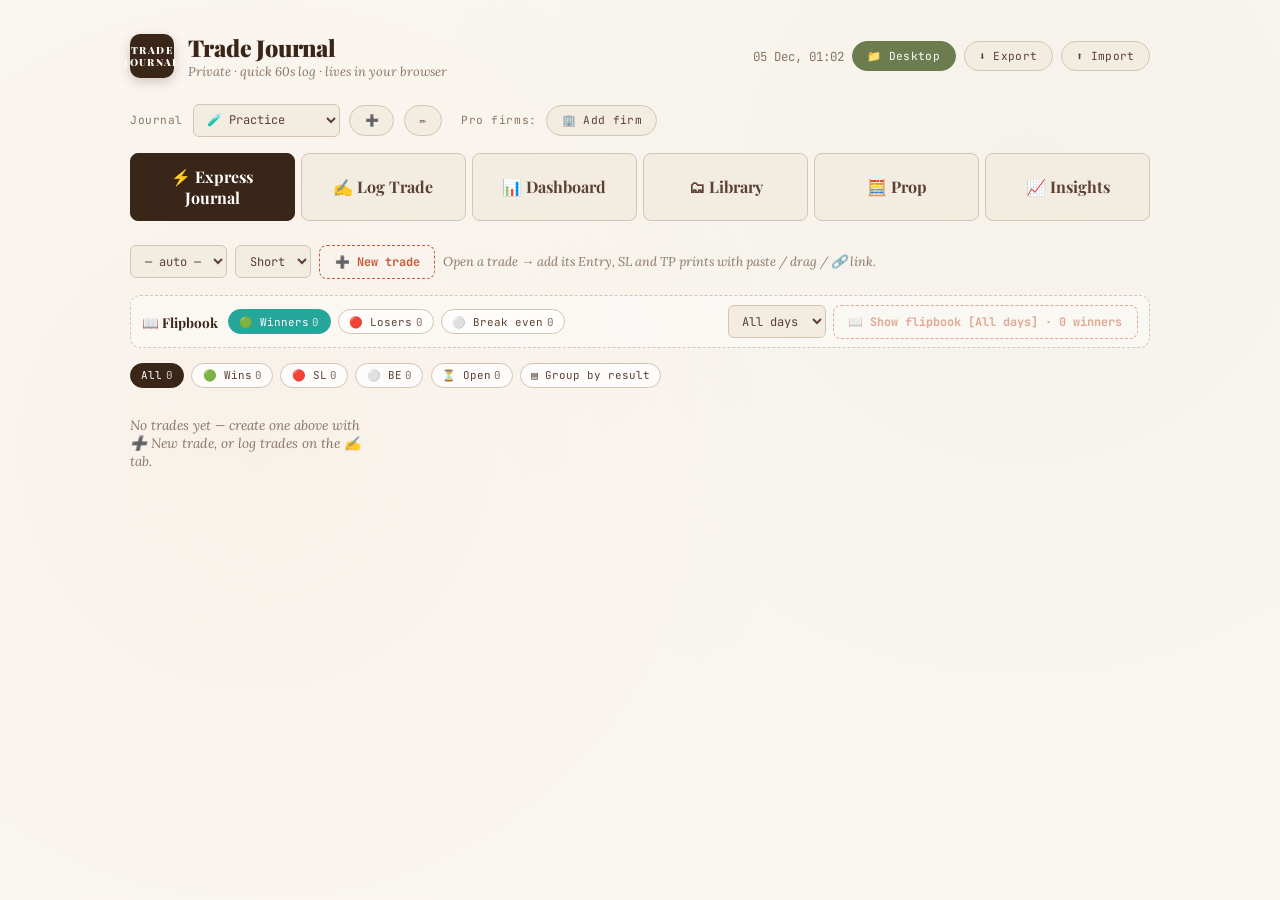
<file: index.html>
<!DOCTYPE html>
<html lang="en">
<head>
  <meta charset="UTF-8">
  <meta name="viewport" content="width=device-width, initial-scale=1.0">
  <meta http-equiv="X-Content-Type-Options" content="nosniff">
  <meta http-equiv="X-Frame-Options" content="DENY">
  <meta http-equiv="Referrer-Policy" content="strict-origin-when-cross-origin">
  <meta http-equiv="Permissions-Policy" content="camera=(), microphone=(), geolocation=()">
  <title>⚡ Trade Journal</title>
  <link rel="preconnect" href="https://fonts.googleapis.com">
  <link href="https://fonts.googleapis.com/css2?family=Playfair+Display:ital,wght@0,400;0,700;0,900;1,400&family=Lora:ital,wght@0,400;0,600;1,400&family=JetBrains+Mono:wght@400;700&display=swap" rel="stylesheet">
  <style>
    :root {
      --cream: #faf6f0;
      --paper: #f3ece1;
      --brown: #5c4033;
      --dark-brown: #3a2618;
      --terracotta: #c75b39;
      --olive: #6b7c4e;
      --burnt: #b85c38;
      --gold: #c9a96e;
      --ink: #2c1810;
      --muted: #8a7565;
      --line: #d4c5b2;
      --red: #b8382a;
      --green: #3f7d3e;
      --green-bg: rgba(95, 140, 82, 0.10);
      --red-bg: rgba(184, 56, 42, 0.10);
    }

    * { box-sizing: border-box; margin: 0; padding: 0; }

    body {
      font-family: "Lora", Georgia, serif;
      background: var(--cream);
      color: var(--ink);
      min-height: 100vh;
      padding: 2rem;
      background-image:
        radial-gradient(circle at 20% 50%, rgba(199, 91, 57, 0.03) 0%, transparent 50%),
        radial-gradient(circle at 80% 20%, rgba(107, 124, 78, 0.03) 0%, transparent 50%);
    }

    .wrap { max-width: 1020px; margin: 0 auto; }

    /* ── Top bar ── */
    .topbar {
      display: flex;
      justify-content: space-between;
      align-items: center;
      gap: 1rem;
      margin-bottom: 1.5rem;
    }

    .brand { display: flex; align-items: center; gap: 0.85rem; }

    .brand .logo {
      font-family: "Playfair Display", serif;
      font-weight: 900;
      font-size: 0.62rem;
      letter-spacing: 0.14em;
      text-transform: uppercase;
      color: var(--cream);
      background: var(--dark-brown);
      width: 44px;
      height: 44px;
      border-radius: 10px;
      display: flex;
      align-items: center;
      justify-content: center;
      text-align: center;
      line-height: 1.25;
      box-shadow: 0 4px 12px rgba(44, 24, 16, 0.2);
    }

    .brand h1 {
      font-family: "Playfair Display", serif;
      font-weight: 900;
      font-size: 1.45rem;
      color: var(--dark-brown);
      letter-spacing: -0.01em;
    }

    .brand .tagline { font-style: italic; color: var(--muted); font-size: 0.8rem; }

    .top-actions {
      display: flex;
      align-items: center;
      gap: 0.5rem;
      flex-wrap: wrap;
    }

    .pill-btn {
      font-family: "JetBrains Mono", monospace;
      font-size: 0.7rem;
      letter-spacing: 0.03em;
      color: var(--brown);
      background: var(--paper);
      border: 1px solid var(--line);
      border-radius: 999px;
      padding: 0.45rem 0.9rem;
      cursor: pointer;
      transition: all 0.2s;
      text-decoration: none;
    }

    .pill-btn:hover { border-color: var(--terracotta); color: var(--terracotta); }
    .pill-btn.active { background: var(--terracotta); color: #fff; border-color: var(--terracotta); }
    .pill-btn.accent { background: var(--olive); border-color: var(--olive); color: #fff; }
    .pill-btn.accent:hover { background: var(--green); border-color: var(--green); color: #fff; }

    button:disabled { opacity: 0.45; cursor: not-allowed; }

    /* ── Tabs ── */
    .tabs { display: flex; gap: 0.4rem; margin-bottom: 1.5rem; }

    .tab {
      flex: 1;
      padding: 0.75rem;
      font-family: "Playfair Display", serif;
      font-weight: 700;
      font-size: 1rem;
      border: 1px solid var(--line);
      background: var(--paper);
      color: var(--brown);
      border-radius: 8px;
      cursor: pointer;
      transition: all 0.2s;
      text-align: center;
    }

    .tab.active { background: var(--dark-brown); color: #fff; border-color: var(--dark-brown); }

    .active-bar {
      display: flex; align-items: center; gap: 0.5rem;
      flex-wrap: wrap; margin-bottom: 1rem;
      background: var(--paper);
      border: 1px solid var(--line);
      border-radius: 10px;
      padding: 0.5rem 0.75rem;
    }
    .active-tabs { display: flex; gap: 0.35rem; flex-wrap: wrap; }
    .active-tab {
      padding: 0.35rem 0.7rem;
      font-size: 0.75rem;
      font-family: "JetBrains Mono", monospace;
      border: 1px solid var(--line);
      background: transparent;
      color: var(--brown);
      border-radius: 7px;
      cursor: pointer;
      position: relative;
      transition: all 0.2s;
    }
    .active-tab.active { background: var(--dark-brown); color: #fff; border-color: var(--dark-brown); }
    .active-tab .at-dot {
      position: absolute; top: -5px; right: -5px;
      width: 9px; height: 9px; border-radius: 50%;
      background: var(--green); border: 2px solid var(--paper);
    }
    .active-empty { color: var(--muted); font-family: "JetBrains Mono", monospace; font-size: 0.7rem; }

    /* ── Cards / panels ── */
    .panel {
      background: var(--paper);
      border: 1px solid var(--line);
      border-radius: 12px;
      padding: 1.5rem;
      margin-bottom: 1.25rem;
    }

    .panel h2 {
      font-family: "Playfair Display", serif;
      font-weight: 900;
      font-size: 1rem;
      color: var(--dark-brown);
      margin-bottom: 0.9rem;
      text-transform: uppercase;
      letter-spacing: 0.05em;
    }

    .row { display: flex; flex-wrap: wrap; gap: 1.4rem; margin-bottom: 1rem; }

    .group { flex: 1 1 200px; min-width: 200px; }

    .group-label {
      font-family: "JetBrains Mono", monospace;
      font-size: 0.62rem;
      letter-spacing: 0.1em;
      text-transform: uppercase;
      color: var(--muted);
      margin-bottom: 0.45rem;
    }

    .chips { display: flex; flex-wrap: wrap; gap: 0.4rem; }

    .chip {
      font-family: "JetBrains Mono", monospace;
      font-size: 0.78rem;
      font-weight: 700;
      letter-spacing: 0.02em;
      color: var(--brown);
      background: rgba(255,255,255,0.6);
      border: 1px solid var(--line);
      border-radius: 6px;
      padding: 0.4rem 0.8rem;
      cursor: pointer;
      transition: all 0.15s;
      user-select: none;
    }

    .chip:hover { border-color: var(--terracotta); color: var(--terracotta); }
    .chip.on { background: var(--dark-brown); color: #fff; border-color: var(--dark-brown); }
    .chip.green.on { background: var(--green); border-color: var(--green); }
    .chip.red.on { background: var(--red); border-color: var(--red); }

    .dir-btn {
      font-family: "Playfair Display", serif;
      font-weight: 900;
      font-size: 0.95rem;
      padding: 0.55rem 1.4rem;
      border-radius: 8px;
    }

    input.text {
      font-family: "JetBrains Mono", monospace;
      font-size: 0.85rem;
      color: var(--ink);
      background: rgba(255,255,255,0.6);
      border: 1px solid var(--line);
      border-radius: 6px;
      padding: 0.45rem 0.7rem;
      outline: none;
      transition: border-color 0.2s;
    }

    input.text:focus, select.text:focus { border-color: var(--terracotta); }

    select.text {
      font-family: "JetBrains Mono", monospace;
      font-size: 0.82rem;
      color: var(--ink);
      background: rgba(255,255,255,0.6);
      border: 1px solid var(--line);
      border-radius: 6px;
      padding: 0.42rem 0.6rem;
      outline: none;
    }

    .custom-row {
      display: none;
      gap: 0.9rem;
      flex-wrap: wrap;
      margin-top: 0.65rem;
      padding: 0.7rem 0.8rem;
      background: rgba(201,169,110,0.10);
      border: 1px dashed var(--gold);
      border-radius: 8px;
    }
    .custom-row.show { display: flex; }
    .custom-row .mini-label { font-size: 0.72rem; color: var(--muted); margin-bottom: 0.3rem; }

    .custom-r-wrap:not(.show) { display: none; }
    .custom-r-wrap.show { display: block; margin-top: 0.6rem; }

    .hint {
      font-family: "JetBrains Mono", monospace;
      font-size: 0.7rem;
      color: var(--muted);
      font-style: italic;
      margin-top: 0.5rem;
    }

    /* ── Timing ── */
    .timewrap { display: flex; align-items: center; gap: 0.5rem; flex-wrap: wrap; }

    .mini-btn {
      font-family: "JetBrains Mono", monospace;
      font-size: 0.72rem;
      font-weight: 700;
      color: var(--olive);
      background: rgba(107,124,78,0.12);
      border: 1px solid var(--olive);
      border-radius: 6px;
      padding: 0.42rem 0.7rem;
      cursor: pointer;
      transition: all 0.15s;
    }
    .mini-btn:hover { background: var(--olive); color: #fff; }
    .mini-btn.ghost { color: var(--muted); border-color: var(--line); background: transparent; }
    .mini-btn.ghost:hover { color: var(--red); border-color: var(--red); background: transparent; }

    .dur-big {
      font-family: "JetBrains Mono", monospace;
      font-size: 1.05rem;
      font-weight: 700;
      color: var(--dark-brown);
      line-height: 1.2;
    }

    /* ── Targets (TP rows) ── */
    .trow {
      display: flex;
      align-items: center;
      gap: 0.6rem;
      flex-wrap: wrap;
      padding: 0.55rem 0.6rem;
      margin-bottom: 0.5rem;
      background: rgba(255,255,255,0.5);
      border: 1px solid var(--line);
      border-radius: 8px;
    }

    .trow select, .trow input {
      font-family: "JetBrains Mono", monospace;
      font-size: 0.78rem;
      color: var(--ink);
      background: rgba(255,255,255,0.7);
      border: 1px solid var(--line);
      border-radius: 6px;
      padding: 0.4rem 0.55rem;
      outline: none;
    }

    .trow .tprofit { width: 110px; }
    .trow .tqty { width: 46px; }
    .trow .ttime { width: 92px; }
    .trow .tprice { width: 84px; }

    .scale-sum { margin-top: 0.6rem; font-family: "JetBrains Mono", monospace; font-size: 0.8rem; color: var(--ink); background: rgba(255,255,255,0.55); border: 1px dashed var(--line); border-radius: 8px; padding: 0.5rem 0.6rem; line-height: 1.55; }
    .scale-sum b { color: var(--accent); }

    .lib-grid { display: grid; grid-template-columns: 1fr 1fr; gap: 1rem; }
    @media (max-width: 720px) { .lib-grid { grid-template-columns: 1fr; } }
    .lib-row {
      display: flex; align-items: center; gap: 0.7rem; flex-wrap: wrap;
      padding: 0.55rem 0.7rem; margin-bottom: 0.5rem;
      background: rgba(255,255,255,0.5); border: 1px solid var(--line); border-radius: 8px; cursor: pointer;
    }
    .lib-row:hover { background: rgba(255,255,255,0.85); }
    .lib-date { font-size: 0.75rem; color: var(--muted); min-width: 104px; }
    .lib-main { font-weight: 600; font-size: 0.9rem; }
    .lib-main.pos { color: #147d46; }
    .lib-main.neg { color: #b33030; }
    .lib-r { font-family: "JetBrains Mono", monospace; font-weight: 600; font-size: 0.95rem; }
    .lib-r.pos { color: #147d46; }
    .lib-r.neg { color: #b33030; }
    .lib-open { margin-left: auto; font-size: 0.78rem; }
    .lib-edit { background: none; border: none; cursor: pointer; font-size: 0.85rem; color: var(--muted); padding: 0 0.15rem; }
    .lib-edit:hover { color: var(--brown); }
    .lib-draft { font-size: 0.7rem; color: #a1740a; background: rgba(255, 200, 60, 0.18); border: 1px solid rgba(255, 190, 40, 0.5); padding: 0.1rem 0.4rem; border-radius: 6px; font-family: "JetBrains Mono", monospace; }
    .lib-empty { color: var(--muted); font-style: italic; font-size: 0.85rem; padding: 0.4rem 0; }

    /* ── Photos tab (visual trade ledger) ── */
    .photos-toolbar { display: flex; align-items: center; gap: 0.5rem; flex-wrap: wrap; margin-bottom: 1rem; }
    .photo-hint { font-style: italic; color: var(--muted); font-size: 0.8rem; }
    .exp-panel { margin: 0 0 1rem; padding: 0.8rem 1rem; border: 1px solid var(--line); border-radius: 10px; background: var(--paper); display: flex; flex-wrap: wrap; align-items: center; gap: 0.6rem 1.1rem; }
    .exp-panel .exp-title { width: 100%; font-family: "JetBrains Mono", monospace; font-size: 0.68rem; letter-spacing: 0.06em; text-transform: uppercase; color: var(--muted); }
    .exp-panel .exp-k { font-family: "JetBrains Mono", monospace; font-size: 0.78rem; color: var(--brown); display: inline-flex; align-items: center; gap: 0.3rem; }
    .exp-panel .exp-k b { font-size: 0.95rem; color: var(--dark-brown); }
    .exp-panel .exp-k.win b { color: #147d46; }
    .exp-panel .exp-k.sl b { color: #b33030; }
    .exp-dots { display: inline-flex; gap: 0.22rem; margin-left: auto; }
    .exp-dot { width: 0.6rem; height: 0.6rem; border-radius: 50%; display: inline-block; }
    .exp-dot.win { background: #26a69a; }
    .exp-dot.sl { background: #ef5350; }
    .exp-dot.be { background: var(--muted); }
    .exp-note { width: 100%; font-size: 0.72rem; color: var(--muted); font-style: italic; }
    .photo-grid { display: grid; grid-template-columns: repeat(auto-fill, minmax(240px, 1fr)); gap: 1rem; }
    .pt-filters { display: flex; align-items: center; gap: 0.45rem; flex-wrap: wrap; margin-bottom: 1rem; }
    .pt-chip { font-family: "JetBrains Mono", monospace; font-size: 0.68rem; border: 1px solid var(--line); background: rgba(255,255,255,0.75); color: var(--brown); border-radius: 999px; padding: 0.28rem 0.65rem; cursor: pointer; }
    .pt-chip:hover { border-color: var(--terracotta); }
    .pt-chip.on { background: var(--dark-brown); border-color: var(--dark-brown); color: #fff; }
    .pt-chip.on.win { background: #26a69a; border-color: #26a69a; }
    .pt-chip.on.sl { background: #ef5350; border-color: #ef5350; }
    .pt-chip.on.be { background: var(--muted); border-color: var(--muted); }
    .pt-chip .n { opacity: 0.75; margin-left: 0.2rem; }
    .qb-bar { display: flex; align-items: center; gap: 0.45rem; flex-wrap: wrap; margin: 0 0 0.9rem; padding: 0.55rem 0.7rem; border: 1px dashed var(--line); border-radius: 10px; background: rgba(255, 255, 255, 0.4); }
    .qb-lbl { font-family: "Playfair Display", serif; font-weight: 700; font-size: 0.85rem; color: var(--dark-brown); margin-right: 0.15rem; }
    .qb-cat.on.win { background: #26a69a; border-color: #26a69a; color: #fff; }
    .qb-cat.on.sl { background: #ef5350; border-color: #ef5350; color: #fff; }
    .qb-cat.on.be { background: var(--muted); border-color: var(--muted); color: #fff; }
    .qb-bar .period-select { margin-left: auto; }
    .qb-go { font-family: "Playfair Display", serif; font-weight: 700; }

    /* prop challenge calculator */
    .prop-presets { display: flex; align-items: center; gap: 0.45rem; flex-wrap: wrap; margin-bottom: 1rem; }
    .prop-presets .qb-lbl { margin-right: 0.3rem; }
    .prop-cat.on { background: var(--dark-brown); border-color: var(--dark-brown); color: #fff; }
    .prop-fields { display: flex; gap: 0.8rem; flex-wrap: wrap; }
    .prop-fields label { display: flex; flex-direction: column; gap: 0.25rem; font-family: "JetBrains Mono", monospace; font-size: 0.66rem; letter-spacing: 0.05em; text-transform: uppercase; color: var(--muted); }
    .prop-fields input.text { width: 8.5rem; font-family: "JetBrains Mono", monospace; font-size: 0.86rem; color: var(--text); background: var(--bg); border: 1px solid var(--line); border-radius: 6px; padding: 0.35rem 0.5rem; box-sizing: border-box; }
    .prop-note { margin-top: 0.7rem; font-size: 0.78rem; color: var(--muted); font-style: italic; }
    .prop-guide { font-family: "JetBrains Mono", monospace; font-size: 0.8rem; line-height: 1.55; }
    .prop-guide .big { font-family: "Playfair Display", serif; font-size: 1.25rem; font-weight: 700; color: var(--dark-brown); }
    .prop-guide .ok { color: #147d46; }
    .prop-guide .warn { color: #b33030; }
    .prop-guide .mid { color: #a1740a; }
    .prop-bar { height: 10px; border-radius: 999px; background: rgba(0, 0, 0, 0.08); overflow: hidden; margin: 0.5rem 0 0.2rem; }
    .prop-bar > div { height: 100%; border-radius: 999px; background: linear-gradient(90deg, #26a69a, #7cb342); transition: width 0.3s; }
    .prop-add { display: flex; gap: 0.5rem; align-items: center; flex-wrap: wrap; margin-bottom: 0.8rem; }
    .prop-add input.text { font-family: "JetBrains Mono", monospace; border: 1px solid var(--line); border-radius: 6px; padding: 0.35rem 0.5rem; background: var(--bg); color: var(--text); }
    #propPnl { width: 14rem; }
    .prop-row { display: flex; align-items: center; gap: 0.7rem; padding: 0.32rem 0; border-bottom: 1px dashed var(--line); font-family: "JetBrains Mono", monospace; font-size: 0.78rem; }
    .prop-row .d { flex: 1; color: var(--muted); }
    .prop-row .v { width: 7rem; text-align: right; font-weight: 700; }
    .prop-row .v.pos { color: #147d46; }
    .prop-row .v.neg { color: #b33030; }
    .prop-row .cum { width: 7rem; text-align: right; color: var(--muted); }
    .prop-row button { background: none; border: none; color: var(--muted); cursor: pointer; font-size: 0.8rem; }
    .prop-row button:hover { color: var(--red); }
    .prop-details { margin-top: 1rem; border: 1px dashed var(--line); border-radius: 10px; padding: 0.6rem 0.9rem; background: rgba(255, 255, 255, 0.4); }
    .prop-details summary { cursor: pointer; font-family: "Playfair Display", serif; font-weight: 700; color: var(--dark-brown); }
    .prop-rules { font-size: 0.8rem; line-height: 1.55; color: var(--brown); }
    .prop-rules p { margin: 0.6rem 0; }
    .prop-table { border-collapse: collapse; font-family: "JetBrains Mono", monospace; font-size: 0.72rem; margin: 0.5rem 0; }
    .prop-table th, .prop-table td { border: 1px solid var(--line); padding: 0.25rem 0.55rem; text-align: right; }
    .prop-table th { background: rgba(0, 0, 0, 0.04); }

    /* open trades + insights */
    .pt-out.open { color: #8a6100; background: rgba(230, 162, 60, 0.18); border-color: rgba(230, 162, 60, 0.6); }
    .pt-card.open { border-color: rgba(230, 162, 60, 0.65); border-style: dashed; }
    .pt-card.open::before { content: ""; position: absolute; left: 0; top: 0; bottom: 0; width: 4px; border-radius: 10px 0 0 10px; background: #e6a23c; }
    .ins-hint { font-size: 0.72rem; color: var(--muted); font-style: italic; }
    .ins-cards-note { width: 100%; font-size: 0.68rem; color: var(--muted); }
    .ins-summary { font-family: "JetBrains Mono", monospace; font-size: 0.76rem; line-height: 1.5; margin-bottom: 0.5rem; color: var(--brown); }
    .ins-summary b.good { color: #147d46; }
    .ins-summary b.bad { color: #b33030; }
    .ins-summary b.mid { color: #a1740a; }
    .ins-row { display: flex; align-items: center; gap: 0.55rem; padding: 0.24rem 0; border-bottom: 1px dashed var(--line); font-family: "JetBrains Mono", monospace; font-size: 0.74rem; }
    .ins-row:last-child { border-bottom: none; }
    .ins-hour { width: 3.4rem; color: var(--dark-brown); font-weight: 700; flex-shrink: 0; }
    .ins-bar { flex: 1; height: 11px; border-radius: 999px; background: rgba(0, 0, 0, 0.07); overflow: hidden; display: flex; min-width: 4rem; }
    .ins-bar i { display: block; height: 100%; }
    .ins-bar i.w { background: #26a69a; }
    .ins-bar i.l { background: #ef5350; }
    .ins-bar i.b { background: #b8b8b8; }
    .ins-meta { width: 9.5rem; flex-shrink: 0; font-size: 0.66rem; color: var(--muted); text-align: right; }
    .ins-meta .ins-open { color: #8a6100; font-weight: 700; }
    .ins-wr { width: 3.2rem; flex-shrink: 0; text-align: right; font-weight: 700; }
    .ins-wr.good { color: #147d46; }
    .ins-wr.mid { color: #a1740a; }
    .ins-wr.bad { color: #b33030; }
    .ins-legend { display: flex; gap: 0.9rem; flex-wrap: wrap; align-items: center; margin-top: 0.8rem; font-size: 0.68rem; color: var(--muted); font-family: "JetBrains Mono", monospace; }
    .ins-empty { font-size: 0.8rem; color: var(--muted); font-style: italic; padding: 0.4rem 0; }
    .pt-days { display: flex; gap: 0.4rem; flex-wrap: wrap; align-items: center; margin: -0.5rem 0 0.9rem; }
    .pt-days .days-lbl { font-family: "JetBrains Mono", monospace; font-size: 0.66rem; letter-spacing: 0.05em; text-transform: uppercase; color: var(--muted); margin-right: 0.2rem; }
    .pt-day-chip { font-family: "JetBrains Mono", monospace; font-size: 0.66rem; border: 1px solid var(--line); background: rgba(255, 255, 255, 0.7); color: var(--brown); border-radius: 999px; padding: 0.24rem 0.6rem; cursor: pointer; }
    .pt-day-chip:hover { border-color: var(--terracotta); color: var(--terracotta); }
    .pt-day-chip .n { opacity: 0.7; margin-left: 0.2rem; }
    .pt-day-h { grid-column: 1 / -1; display: flex; align-items: center; gap: 0.6rem; margin: 1.1rem 0 -0.15rem; }
    .pt-day-h:first-child { margin-top: 0.15rem; }
    .pt-day-h b { font-family: "Playfair Display", serif; font-size: 0.98rem; color: var(--dark-brown); }
    .pt-day-h .day-meta { font-family: "JetBrains Mono", monospace; font-size: 0.66rem; color: var(--muted); }
    .pt-day-h .rule { flex: 1; height: 1px; background: var(--line); }
    .pt-day-h .day-tag { font-family: "JetBrains Mono", monospace; font-size: 0.64rem; font-weight: 700; }
    .pt-day-h .day-tag.win { color: #147d46; }
    .pt-day-h .day-tag.sl { color: #b33030; }
    .pt-group-h { grid-column: 1 / -1; display: flex; align-items: baseline; gap: 0.5rem; margin: 0.4rem 0 -0.2rem; padding-bottom: 0.35rem; border-bottom: 1px solid var(--line); font-family: "JetBrains Mono", monospace; font-size: 0.72rem; letter-spacing: 0.06em; text-transform: uppercase; color: var(--muted); }
    .pt-group-h b { color: var(--dark-brown); font-size: 0.8rem; }
    .pt-group-h .dot { width: 0.55rem; height: 0.55rem; border-radius: 50%; display: inline-block; }
    .pt-group-h .dot.win { background: #26a69a; }
    .pt-group-h .dot.sl { background: #ef5350; }
    .pt-group-h .dot.be { background: var(--muted); }
    .pt-group-h .dot.none { background: var(--line); }
    .pt-card { position: relative; background: var(--paper); border: 1px solid var(--line); border-radius: 10px; padding: 0.7rem; cursor: pointer; transition: box-shadow 0.15s, border-color 0.15s; }
    .pt-card:hover { border-color: var(--terracotta); box-shadow: 0 2px 10px rgba(199, 91, 57, 0.15); }
    .pt-card.draft::after { content: "✎ draft"; position: absolute; top: 0.5rem; right: 0.5rem; font-size: 0.62rem; color: #a1740a; background: rgba(255, 200, 60, 0.2); border: 1px solid rgba(255, 190, 40, 0.5); padding: 0.08rem 0.35rem; border-radius: 6px; font-family: "JetBrains Mono", monospace; }
    .pt-head { display: flex; justify-content: space-between; align-items: baseline; gap: 0.4rem; flex-wrap: wrap; margin-bottom: 0.5rem; }
    .pt-title { font-family: "Playfair Display", serif; font-weight: 700; color: var(--dark-brown); font-size: 0.95rem; }
    .pt-r { font-family: "JetBrains Mono", monospace; font-weight: 700; font-size: 0.74rem; margin-left: 0.2rem; }
    .pt-r.pos { color: #147d46; }
    .pt-r.neg { color: #b33030; }
    .pt-r-sel { font-family: "JetBrains Mono", monospace; font-weight: 700; font-size: 0.66rem; color: var(--ink); background: rgba(255,255,255,0.85); border: 1px solid var(--line); border-radius: 6px; padding: 0.14rem 0.22rem; margin-left: 0.25rem; vertical-align: middle; cursor: pointer; max-width: 8.6rem; }
    .pt-r-sel.pos { color: #147d46; border-color: rgba(38, 166, 154, 0.55); background: rgba(38, 166, 154, 0.10); }
    .pt-r-sel.neg { color: #b33030; border-color: rgba(239, 83, 80, 0.55); background: rgba(239, 83, 80, 0.10); }
    .pt-day-toggle { font-family: "JetBrains Mono", monospace; font-size: 0.68rem; border: 1px solid var(--line); background: rgba(255,255,255,0.7); color: var(--brown); border-radius: 6px; padding: 0.12rem 0.42rem; cursor: pointer; }
    .pt-day-toggle:hover { border-color: var(--terracotta); color: var(--terracotta); }
    .pt-day-h.collapsed b { color: var(--muted); }
    .pt-days .pt-chip { font-size: 0.66rem; }
    .pt-day-chip.today { border-color: var(--terracotta); color: var(--terracotta); }
    .pt-date { font-family: "JetBrains Mono", monospace; font-size: 0.64rem; color: var(--muted); }
    .pt-thumbs { display: grid; grid-template-columns: repeat(3, 1fr); gap: 0.3rem; }
    .pt-thumb { aspect-ratio: 16 / 10; border-radius: 6px; overflow: hidden; background: #0d0d12; display: flex; align-items: center; justify-content: center; }
    .pt-thumb img { width: 100%; height: 100%; object-fit: cover; display: block; }
    .pt-thumb .pt-ph { color: #6a6a78; font-family: "JetBrains Mono", monospace; font-size: 0.55rem; letter-spacing: 0.03em; text-align: center; padding: 0.2rem; }
    .pt-add { margin-top: 0.55rem; display: flex; gap: 0.4rem; }
    .pt-open-btn { flex: 1; font-family: "Playfair Display", serif; font-weight: 700; font-size: 0.82rem; background: var(--dark-brown); color: #fff; border: none; border-radius: 6px; padding: 0.42rem; cursor: pointer; }
    .pt-open-btn:hover { background: var(--terracotta); }
    .pt-del-btn { background: none; border: 1px solid var(--line); border-radius: 6px; color: var(--muted); cursor: pointer; width: 2.2rem; font-size: 0.85rem; }
    .pt-del-btn:hover { color: var(--red); border-color: var(--red); }

    /* result tags */
    .pt-out { font-family: "JetBrains Mono", monospace; font-size: 0.6rem; font-weight: 700; letter-spacing: 0.06em; padding: 0.12rem 0.45rem; border-radius: 999px; border: 1px solid transparent; margin-left: 0.3rem; vertical-align: middle; white-space: nowrap; }
    .pt-out.win { color: #147d46; background: rgba(38, 166, 154, 0.16); border-color: rgba(38, 166, 154, 0.55); }
    .pt-out.sl { color: #b33030; background: rgba(239, 83, 80, 0.16); border-color: rgba(239, 83, 80, 0.55); }
    .pt-out.be { color: var(--muted); background: rgba(120, 120, 120, 0.12); border-color: var(--line); }
    .pt-card.out-win { border-color: rgba(38, 166, 154, 0.55); }
    .pt-card.out-sl { border-color: rgba(239, 83, 80, 0.55); }
    .pt-card.out-win::before, .pt-card.out-sl::before { content: ""; position: absolute; left: 0; top: 0; bottom: 0; width: 4px; border-radius: 10px 0 0 10px; }
    .pt-card.out-win::before { background: #26a69a; }
    .pt-card.out-sl::before { background: #ef5350; }
    .pt-outbtn.on.win { background: #26a69a; border-color: #26a69a; color: #fff; }
    .pt-outbtn.on.sl { background: #ef5350; border-color: #ef5350; color: #fff; }
    .pt-outbtn.on.be { background: var(--muted); border-color: var(--muted); color: #fff; }
    .pt-qe-out { font-family: "JetBrains Mono", monospace; font-size: 0.66rem; border: 1px solid var(--line); background: rgba(255,255,255,0.8); color: var(--brown); border-radius: 999px; padding: 0.22rem 0.6rem; cursor: pointer; }
    .pt-qe-out:hover { border-color: var(--terracotta); }
    .pt-qe-out.on.win { background: #26a69a; border-color: #26a69a; color: #fff; }
    .pt-qe-out.on.sl { background: #ef5350; border-color: #ef5350; color: #fff; }
    .pt-qe-out.on.be { background: var(--muted); border-color: var(--muted); color: #fff; }

    /* trade photo window */
    .photo-trade-card { max-width: 860px; max-height: 94vh; overflow-y: auto; width: 100%; }
    .pt-slots { display: grid; grid-template-columns: repeat(auto-fill, minmax(230px, 1fr)); gap: 0.8rem; }
    .pt-slot { border: 1px solid var(--line); border-radius: 8px; padding: 0.5rem; background: rgba(255, 255, 255, 0.55); }
    .pt-slot-label { font-family: "JetBrains Mono", monospace; font-size: 0.66rem; text-transform: uppercase; letter-spacing: 0.05em; color: var(--muted); display: flex; align-items: center; justify-content: space-between; margin-bottom: 0.35rem; }
    .pt-arm-hint { color: var(--terracotta); text-transform: none; font-weight: 700; }
    .pt-slot-box { border: 1px dashed var(--line); border-radius: 6px; min-height: 115px; display: flex; align-items: center; justify-content: center; padding: 0.4rem; background: rgba(0, 0, 0, 0.03); overflow: hidden; }
    .pt-slot-box.have { border-style: solid; }
    .pt-slot-box.armed { border-color: var(--terracotta); box-shadow: 0 0 0 2px rgba(199, 91, 57, 0.25); }
    .pt-slot-box .spot { text-align: center; color: var(--muted); font-size: 0.72rem; }
    .pt-slot-box .spot .big { font-size: 1.1rem; display: block; margin-bottom: 0.25rem; }
    .pt-slot-box img { width: 100%; max-height: 180px; object-fit: contain; cursor: zoom-in; border-radius: 5px; }
    .pt-slot-actions { display: flex; gap: 0.35rem; margin-top: 0.4rem; align-items: center; }
    .pt-mini { font-family: "JetBrains Mono", monospace; font-size: 0.64rem; border: 1px solid var(--line); background: rgba(255, 255, 255, 0.8); color: var(--brown); border-radius: 5px; padding: 0.22rem 0.5rem; cursor: pointer; }
    .pt-mini:hover { border-color: var(--terracotta); color: var(--terracotta); }
    @media (max-width: 600px) { .pt-slots { grid-template-columns: 1fr; } }

    .rev-card { max-width: 800px; max-height: 94vh; overflow-y: auto; width: 100%; }
    .rev-head { display: flex; align-items: center; justify-content: space-between; gap: 1rem; margin-bottom: 0.8rem; }
    .rev-head h3 { margin: 0; }
    .rev-total { font-size: 1.15rem; font-family: "JetBrains Mono", monospace; font-weight: 700; }
    .rev-total.pos { color: #147d46; }
    .rev-total.neg { color: #b33030; }
    table.rev-table { width: 100%; border-collapse: collapse; font-size: 0.82rem; margin: 0.4rem 0 0.9rem; }
    table.rev-table th { text-align: left; color: var(--muted); font-weight: 600; padding: 0.3rem 0.55rem; border-bottom: 1px solid var(--line); }
    table.rev-table td { padding: 0.32rem 0.55rem; border-bottom: 1px solid rgba(0,0,0,0.05); font-family: "JetBrains Mono", monospace; font-size: 0.8rem; }
    table.rev-table tr:last-child td { border-bottom: none; }
    .rev-sec { font-size: 0.8rem; font-weight: 700; text-transform: uppercase; letter-spacing: 0.04em; color: var(--muted); margin: 0.9rem 0 0.3rem; }
    .rev-wall { display: grid; grid-template-columns: repeat(auto-fill, minmax(280px, 1fr)); gap: 0.8rem; margin-top: 0.6rem; }
    .rev-shot { background: rgba(255,255,255,0.5); border: 1px solid var(--line); border-radius: 8px; padding: 0.4rem; cursor: pointer; }
    .rev-shot:hover { background: rgba(255,255,255,0.9); }
    .rev-shot.hero { grid-column: 1 / -1; }
    .rev-shot img { width: 100%; border-radius: 6px; display: block; }
    .rev-cap { font-size: 0.7rem; color: var(--muted); margin-top: 0.3rem; text-align: center; }
    .rev-note { background: rgba(255,255,255,0.5); border-left: 3px solid var(--accent); padding: 0.5rem 0.65rem; border-radius: 6px; margin-top: 0.5rem; font-size: 0.85rem; }

    .shot-btn {
      display: inline-flex;
      align-items: center;
      gap: 0.4rem;
      font-family: "JetBrains Mono", monospace;
      font-size: 0.72rem;
      color: var(--brown);
      background: rgba(255,255,255,0.6);
      border: 1px dashed var(--line);
      border-radius: 6px;
      padding: 0.5rem 0.8rem;
      cursor: pointer;
      transition: all 0.2s;
    }
    .shot-btn:hover { border-color: var(--terracotta); color: var(--terracotta); }
    .shot-btn.have { border-color: var(--green); color: var(--green); background: var(--green-bg); }
    .shot-btn.sm { padding: 0.35rem 0.6rem; font-size: 0.7rem; }

    .shot-thumb {
      width: 100%;
      max-height: 150px;
      object-fit: cover;
      border-radius: 8px;
      border: 1px solid var(--line);
      display: block;
      margin-top: 0.5rem;
    }
    .trow .shot-thumb { width: 64px; max-height: 64px; object-fit: cover; margin-top: 0; border-radius: 6px; }

    .rm-btn {
      background: none;
      border: none;
      cursor: pointer;
      font-size: 0.95rem;
      color: var(--muted);
      padding: 0.25rem 0.4rem;
      margin-left: auto;
      transition: color 0.15s;
    }
    .rm-btn:hover { color: var(--red); }

    .thumb-wrap {
      display: flex;
      flex-direction: column;
      align-items: center;
      gap: 0.15rem;
    }
    .shot-del {
      background: none;
      border: none;
      cursor: pointer;
      font-family: "JetBrains Mono", monospace;
      font-size: 0.68rem;
      font-weight: 700;
      color: var(--muted);
      padding: 0.1rem 0.35rem;
      line-height: 1;
      transition: color 0.15s;
    }
    .shot-del:hover { color: var(--red); }

    /* ── Draw levels overlay ── */
    .draw-card { width: 100vw; max-width: 100vw; height: 100vh; max-height: 100vh; border-radius: 0; overflow: hidden; display: flex; flex-direction: column; padding: 0.9rem 1.1rem; box-sizing: border-box; }
    .draw-card h3 { margin-bottom: 0.35rem; }
    .draw-head { display: flex; align-items: center; justify-content: space-between; gap: 0.8rem; flex-wrap: wrap; margin-bottom: 0.4rem; }
    .draw-zoom { display: flex; align-items: center; gap: 0.4rem; }
    .draw-zoom .pill-btn { padding: 0.28rem 0.65rem; }
    .draw-zoom input[type="range"] { width: 200px; accent-color: var(--terracotta); }
    .draw-zoom b { font-family: "JetBrains Mono", monospace; font-size: 0.72rem; min-width: 2.4rem; text-align: right; color: var(--muted); }
    .draw-arms { display: flex; gap: 0.5rem; flex-wrap: wrap; align-items: center; margin-bottom: 0.5rem; }
    .draw-arm.active { background: var(--terracotta); border-color: var(--terracotta); color: #fff; }
    .draw-stage { flex: 1 1 auto; min-height: 220px; overflow: auto; border: 1px solid var(--line); border-radius: 8px; background: #0d0d0d; text-align: center; position: relative; }
    .draw-canvas { display: inline-block; position: relative; margin: 14px auto; transform-origin: top left; text-align: left; background: #0d0d0d; user-select: none; -webkit-user-select: none; touch-action: none; cursor: crosshair; }
    .draw-canvas img { display: block; max-width: calc(100vw - 56px); width: auto; height: auto; }
    .draw-line { position: absolute; left: 0; right: 0; height: 2px; display: flex; align-items: center; pointer-events: none; }
    .draw-line span { position: absolute; right: 0.3rem; transform: translateY(-115%); background: rgba(0,0,0,0.72); color: #fff; font-family: "JetBrains Mono", monospace; font-size: 0.66rem; letter-spacing: 0.02em; padding: 0.08rem 0.35rem; border-radius: 4px; white-space: nowrap; }
    .draw-line[data-arm="entry"] { background: #2e8b57; }
    .draw-line[data-arm="tp1"] { background: #d4a017; }
    .draw-line[data-arm="tp2"] { background: #3f7fb8; }
    .draw-line[data-arm="tp3"] { background: #9b59b6; }
    .draw-line[data-arm="ftp"] { background: #e67e22; }
    .draw-line[data-arm="fin"] { background: #f5f5f5; }
    .draw-line[data-arm="sl"] { background: #d64545; }
    .draw-guide { position: absolute; left: 0; right: 0; height: 2px; background: rgba(255,255,255,0.6); border-top: 1px dashed #eee; pointer-events: none; }
    .dl-inp { position: absolute; left: 0.35rem; transform: translateY(-115%); width: 96px; box-sizing: border-box; font-family: "JetBrains Mono", monospace; font-size: 0.66rem; color: #fff; background: rgba(15,15,15,0.92); border: 1px solid rgba(255,255,255,0.35); border-radius: 4px; padding: 0.14rem 0.32rem; outline: none; }
    .draw-prices { display: flex; gap: 0.5rem; flex-wrap: wrap; align-items: center; margin-bottom: 0.6rem; }
    .draw-prices select { width: 150px; }

    .add-btn {
      font-family: "JetBrains Mono", monospace;
      font-size: 0.74rem;
      font-weight: 700;
      color: var(--terracotta);
      background: transparent;
      border: 1px dashed var(--terracotta);
      border-radius: 8px;
      padding: 0.5rem 0.9rem;
      cursor: pointer;
      transition: all 0.15s;
    }
    .add-btn:hover { background: var(--terracotta); color: #fff; }

    .shot-box { flex: 1 1 200px; min-width: 180px; }
    .shot-cap { font-size: 0.72rem; color: var(--muted); font-style: italic; margin-top: 0.3rem; }

    .paste-ind {
      font-family: "JetBrains Mono", monospace;
      font-size: 0.75rem;
      color: var(--brown);
      background: rgba(201,169,110,0.14);
      border: 1px solid var(--gold);
      border-radius: 8px;
      padding: 0.5rem 0.8rem;
      margin-bottom: 0.8rem;
    }
    .pasteslot { transition: box-shadow 0.15s, background 0.15s; border-radius: 10px; }
    .pasteslot.hot, .trow.pasteslot.hot {
      box-shadow: 0 0 0 2px var(--terracotta);
      cursor: crosshair;
    }
    .pasteslot.drag { box-shadow: 0 0 0 2px var(--olive); background: rgba(107,124,78,0.10); }

    .slot-head { display: flex; align-items: center; gap: 0.7rem; flex-wrap: wrap; }
    .slot-head .shot-btn { width: auto; flex: 1 1 150px; }
    .mini-thumb {
      width: 66px;
      height: 50px;
      object-fit: cover;
      border-radius: 6px;
      border: 1px solid var(--line);
      display: block;
      box-shadow: 0 2px 6px rgba(44,24,16,0.15);
    }

    /* ── Sticky screenshot dock (always visible at top) ── */
    .shot-dock {
      position: sticky;
      top: 0.7rem;
      z-index: 30;
      background: var(--paper);
      border: 1px solid var(--gold);
      border-radius: 12px;
      padding: 0.7rem 0.8rem;
      margin-bottom: 1rem;
      box-shadow: 0 6px 18px rgba(44,24,16,0.12);
    }
    .shot-dock .shot-row { display: flex; flex-wrap: wrap; gap: 0.6rem; margin-bottom: 0; }
    .shot-dock .shot-box { flex: 1 1 220px; min-width: 190px; }
    .shot-dock .paste-ind { margin-bottom: 0.5rem; }
    .shot-dock .mini-thumb { width: 46px; height: 36px; }
    .shot-dock .slot-head .shot-btn { flex: 1 1 200px; }
    .shot-dock .extra-shots { display: flex; flex-wrap: wrap; gap: 0.5rem; margin-top: 0.5rem; align-items: center; }
    .shot-dock .extra-shots .thumb-wrap { position: relative; }
    .shot-dock .extra-shots .mini-thumb { width: 118px; height: auto; }

    .zoom { cursor: zoom-in; }

    /* ── Note + save ── */
    .note-input { width: 100%; }

    .save-row { display: flex; align-items: center; gap: 1rem; margin-top: 1.1rem; }

    .save-btn {
      font-family: "Playfair Display", serif;
      font-weight: 900;
      font-size: 1rem;
      letter-spacing: 0.05em;
      color: #fff;
      background: var(--terracotta);
      border: none;
      border-radius: 8px;
      padding: 0.85rem 2.2rem;
      cursor: pointer;
      box-shadow: 0 4px 14px rgba(199, 91, 57, 0.3);
      transition: transform 0.12s, box-shadow 0.2s;
    }

    .save-btn:hover { transform: translateY(-1px); box-shadow: 0 6px 20px rgba(199, 91, 57, 0.4); }

    .toast {
      font-family: "JetBrains Mono", monospace;
      font-size: 0.78rem;
      color: var(--green);
      opacity: 0;
      transition: opacity 0.4s;
    }
    .toast.show { opacity: 1; }

    .time-now {
      font-family: "JetBrains Mono", monospace;
      font-size: 0.78rem;
      color: var(--muted);
    }

    /* ── Stats ── */
    .stats { display: grid; grid-template-columns: repeat(auto-fit, minmax(130px, 1fr)); gap: 0.9rem; margin-bottom: 1.25rem; }

    .stat {
      background: var(--paper);
      border: 1px solid var(--line);
      border-radius: 10px;
      padding: 1rem;
      text-align: center;
    }

    .stat .num {
      font-family: "Playfair Display", serif;
      font-weight: 900;
      font-size: 1.7rem;
      line-height: 1.1;
      color: var(--dark-brown);
    }

    .stat .num.pos { color: var(--green); }
    .stat .num.neg { color: var(--red); }

    .stat .lbl {
      font-family: "JetBrains Mono", monospace;
      font-size: 0.6rem;
      letter-spacing: 0.12em;
      text-transform: uppercase;
      color: var(--muted);
      margin-top: 0.35rem;
    }

    /* ── Breakdown ── */
    .grid2 { display: grid; grid-template-columns: 1fr 1fr; gap: 1.25rem; }

    .break-item {
      display: flex;
      align-items: center;
      justify-content: space-between;
      gap: 0.6rem;
      padding: 0.4rem 0;
      border-bottom: 1px dashed var(--line);
      font-size: 0.9rem;
    }

    .break-item:last-child { border-bottom: none; }

    .break-item .k { font-family: "JetBrains Mono", monospace; font-size: 0.78rem; color: var(--brown); font-weight: 700; }

    .break-item .v { font-family: "JetBrains Mono", monospace; font-weight: 700; }
    .break-item .v.pos { color: var(--green); }
    .break-item .v.neg { color: var(--red); }
    .break-item .v.mut { color: var(--muted); }

    .empty-note { color: var(--muted); font-style: italic; font-size: 0.85rem; }

    /* ── Time analysis ── */
    .time-stats { display: flex; gap: 0.9rem; flex-wrap: wrap; margin-bottom: 0.9rem; }
    .time-stat { flex: 1 1 140px; background: rgba(255,255,255,0.5); border: 1px solid var(--line); border-radius: 8px; padding: 0.7rem; text-align: center; }
    .time-stat .n { font-family: "Playfair Display", serif; font-weight: 900; font-size: 1.2rem; color: var(--dark-brown); }
    .time-stat .l { font-family: "JetBrains Mono", monospace; font-size: 0.58rem; letter-spacing: 0.1em; text-transform: uppercase; color: var(--muted); margin-top: 0.2rem; }

    table.hours { width: 100%; border-collapse: collapse; background: rgba(255,255,255,0.5); border-radius: 8px; overflow: hidden; }
    .hours th, .hours td { padding: 0.5rem 0.7rem; text-align: center; border: 1px solid var(--line); font-family: "JetBrains Mono", monospace; font-size: 0.8rem; }
    .hours th { font-size: 0.6rem; letter-spacing: 0.1em; text-transform: uppercase; color: var(--muted); background: rgba(201,169,110,0.12); }
    .hours td.best { background: rgba(95,140,82,0.22); box-shadow: inset 0 0 0 2px var(--green); color: var(--green); font-weight: 700; }
    .hours td.pos { color: var(--green); }
    .hours td.neg { color: var(--red); }

    /* ── Matrix ── */
    table.matrix { width: 100%; border-collapse: collapse; background: rgba(255,255,255,0.5); border-radius: 8px; overflow: hidden; }
    .matrix th, .matrix td { padding: 0.6rem 0.7rem; text-align: center; border: 1px solid var(--line); font-family: "JetBrains Mono", monospace; font-size: 0.82rem; }
    .matrix th { font-family: "JetBrains Mono", monospace; font-size: 0.6rem; letter-spacing: 0.1em; text-transform: uppercase; color: var(--muted); background: rgba(201,169,110,0.12); }
    .matrix td.best { background: rgba(95,140,82,0.22); box-shadow: inset 0 0 0 2px var(--green); color: var(--green); font-weight: 700; }
    .matrix td.pos { color: var(--green); }
    .matrix td.neg { color: var(--red); }

    /* ── Feed ── */
    .trade-card {
      background: var(--paper);
      border: 1px solid var(--line);
      border-radius: 12px;
      padding: 1.1rem 1.3rem;
      margin-bottom: 1rem;
      position: relative;
    }

    .trade-card .head { display: flex; align-items: center; justify-content: space-between; gap: 1rem; flex-wrap: wrap; margin-bottom: 0.5rem; }

    .trade-card .id-line { font-family: "Playfair Display", serif; font-weight: 900; font-size: 1.3rem; color: var(--dark-brown); }
    .trade-card .id-line .r { font-size: 1.3rem; }
    .trade-card .id-line .r.pos { color: var(--green); }
    .trade-card .id-line .r.neg { color: var(--red); }

    .trade-card .meta { font-family: "JetBrains Mono", monospace; font-size: 0.68rem; color: var(--muted); }

    .trade-card .tagline { display: flex; flex-wrap: wrap; gap: 0.35rem; margin: 0.5rem 0; }

    .trade-card .tag {
      font-family: "JetBrains Mono", monospace;
      font-size: 0.68rem;
      font-weight: 700;
      color: var(--brown);
      background: rgba(255,255,255,0.7);
      border: 1px solid var(--line);
      border-radius: 5px;
      padding: 0.2rem 0.55rem;
    }

    .trade-card .flags { font-size: 0.85rem; color: var(--muted); }

    .trade-card .shots { display: flex; gap: 0.6rem; margin: 0.6rem 0 0.5rem; flex-wrap: wrap; }

    .trade-card .shots .sbox { width: 210px; }
    .trade-card .shots img {
      width: 100%;
      max-height: 150px;
      object-fit: cover;
      border-radius: 8px;
      border: 1px solid var(--line);
    }
    .trade-card .shots .scap { font-size: 0.66rem; color: var(--muted); margin-top: 0.2rem; }

    .trade-card .note { font-style: italic; color: var(--muted); font-size: 0.86rem; margin-top: 0.3rem; }

    .del-btn {
      position: absolute;
      top: 0.8rem;
      right: 0.9rem;
      background: none;
      border: none;
      cursor: pointer;
      font-size: 0.9rem;
      color: var(--muted);
      opacity: 0.5;
      transition: all 0.2s;
    }
    .del-btn:hover { opacity: 1; color: var(--red); }

    .edit-btn {
      position: absolute;
      top: 0.8rem;
      right: 2.5rem;
      background: none;
      border: none;
      cursor: pointer;
      font-size: 0.82rem;
      color: var(--muted);
      opacity: 0.55;
      transition: all 0.2s;
    }
    .edit-btn:hover { opacity: 1; color: var(--accent, #5b8def); }

    .pt-quickedit { display: flex; flex-wrap: wrap; gap: 0.7rem; align-items: center; margin: 0 0 0.8rem; padding: 0.55rem 0.7rem; border: 1px solid var(--line); border-radius: 8px; background: rgba(255,255,255,0.02); }
    .pt-quickedit label { display: flex; align-items: center; gap: 0.35rem; font-family: "JetBrains Mono", monospace; font-size: 0.66rem; letter-spacing: 0.05em; text-transform: uppercase; color: var(--muted); }
    .pt-quickedit select { background: var(--bg); color: var(--text); border: 1px solid var(--line); border-radius: 6px; padding: 0.28rem 0.4rem; font-family: "JetBrains Mono", monospace; font-size: 0.8rem; }
    .pt-quickedit .pt-qe-saved { font-size: 0.7rem; color: var(--green, #26a69a); opacity: 0; transition: opacity 0.2s; }
    .pt-quickedit .pt-qe-saved.on { opacity: 1; }
    .pt-setup-wrap { grid-column: 1 / -1; }
    .pt-setup { border: 1px solid var(--line); border-radius: 8px; background: rgba(255, 255, 255, 0.55); overflow: hidden; }
    .pt-setup-head { width: 100%; display: flex; align-items: center; justify-content: space-between; gap: .5rem; background: none; border: none; cursor: pointer; padding: .5rem .6rem; font-family: "JetBrains Mono", monospace; font-size: .68rem; letter-spacing: .05em; text-transform: uppercase; color: var(--muted); }
    .pt-setup-head:hover { color: var(--dark-brown); }
    .pt-setup-head b { color: var(--dark-brown); font-size: .7rem; }
    .pt-setup-body { padding: 0 .6rem .6rem; }
    .pt-setup-chips { display: flex; flex-wrap: wrap; gap: .35rem; margin-bottom: .5rem; }
    .pt-setup-chip { font-family: "JetBrains Mono", monospace; font-size: .66rem; padding: .22rem .5rem; border-radius: 999px; border: 1px solid var(--line); background: var(--bg); color: var(--brown); cursor: pointer; }
    .pt-setup-chip:hover { border-color: var(--terracotta); color: var(--terracotta); }
    .pt-setup-chip.on { background: var(--dark-brown); border-color: var(--dark-brown); color: #fff; }
    .pt-setup-note { width: 100%; box-sizing: border-box; font-family: "JetBrains Mono", monospace; font-size: .74rem; color: var(--text); background: var(--bg); border: 1px solid var(--line); border-radius: 6px; padding: .35rem .45rem; resize: vertical; min-height: 2.4rem; }
    .pt-setups { display: flex; flex-wrap: wrap; gap: .25rem; margin-top: .35rem; }
    .pt-setup-tag { font-family: "JetBrains Mono", monospace; font-size: .6rem; padding: .1rem .4rem; border-radius: 999px; background: rgba(107, 124, 78, 0.14); border: 1px solid rgba(107, 124, 78, 0.45); color: #4d5c37; }
    .pt-setup-note-line { font-size: .68rem; color: var(--muted); font-style: italic; margin-top: .25rem; }
    .ins-setup-row { display: flex; align-items: center; gap: .55rem; padding: .24rem 0; border-bottom: 1px dashed var(--line); font-family: "JetBrains Mono", monospace; font-size: .74rem; }
    .ins-setup-row:last-child { border-bottom: none; }
    .ins-setup-row .is-name { width: 12rem; flex-shrink: 0; color: var(--dark-brown); font-weight: 700; }
    .ins-notes { margin-top: .6rem; }
    .ins-note-row { font-family: "JetBrains Mono", monospace; font-size: .68rem; color: var(--brown); padding: .18rem 0; border-bottom: 1px dashed var(--line); }
    .ins-note-row .in-d { color: var(--muted); }
    .pt-slreason-wrap { margin-top: .45rem; }
    .pt-slreason { border: 1px dashed rgba(199, 91, 57, .5); border-radius: 8px; background: rgba(199, 91, 57, .06); padding: .5rem .6rem; }
    .pt-slr-head { font-family: "JetBrains Mono", monospace; font-size: .66rem; text-transform: uppercase; letter-spacing: .05em; color: var(--terracotta); margin-bottom: .35rem; }
    .pt-slr-hint { text-transform: none; letter-spacing: 0; color: var(--muted); font-size: .66rem; margin-left: .4rem; }
    .pt-slr-chips { display: flex; flex-wrap: wrap; gap: .35rem; margin-bottom: .4rem; }
    .pt-slr-chip { font-family: "JetBrains Mono", monospace; font-size: .66rem; padding: .22rem .5rem; border-radius: 999px; border: 1px solid var(--line); background: var(--bg); color: var(--brown); cursor: pointer; }
    .pt-slr-chip:hover { border-color: var(--terracotta); color: var(--terracotta); }
    .pt-slr-chip.on { background: var(--terracotta); border-color: var(--terracotta); color: #fff; }
    .pt-slr-note { width: 100%; box-sizing: border-box; font-family: "JetBrains Mono", monospace; font-size: .74rem; color: var(--text); background: var(--bg); border: 1px solid var(--line); border-radius: 6px; padding: .35rem .45rem; resize: vertical; min-height: 2.3rem; }
    .pt-slr-line { font-size: .68rem; color: var(--muted); margin-top: .25rem; }
    .pt-slr-tag { font-family: "JetBrains Mono", monospace; font-size: .6rem; padding: .1rem .4rem; border-radius: 999px; background: rgba(199, 91, 57, .13); border: 1px solid rgba(199, 91, 57, .45); color: #a34f2c; }
    .pt-qe-result { display: flex; align-items: center; gap: 0.3rem; }
    .pt-qe-lbl { font-family: "JetBrains Mono", monospace; font-size: 0.66rem; letter-spacing: 0.05em; text-transform: uppercase; color: var(--muted); margin-right: 0.1rem; }

    .filter-row { display: flex; align-items: center; gap: 0.7rem; flex-wrap: wrap; margin-bottom: 1rem; }

    .journal-bar { display: flex; align-items: center; gap: 0.6rem; flex-wrap: wrap; margin-bottom: 1rem; }
    .journal-label { font-family: "JetBrains Mono", monospace; font-size: 0.7rem; letter-spacing: 0.05em; color: var(--muted); }
    .journal-firms { font-family: "JetBrains Mono", monospace; font-size: 0.7rem; letter-spacing: 0.05em; color: var(--muted); margin-left: 0.6rem; }

    .period-select {
      font-family: "JetBrains Mono", monospace;
      font-size: 0.75rem;
      color: var(--brown);
      background: var(--paper);
      border: 1px solid var(--line);
      border-radius: 6px;
      padding: 0.4rem 0.6rem;
      outline: none;
    }

    .feed-title {
      font-family: "Playfair Display", serif;
      font-weight: 900;
      font-size: 1.05rem;
      color: var(--dark-brown);
      margin: 1.5rem 0 0.9rem;
      text-transform: uppercase;
      letter-spacing: 0.04em;
    }

    .feed-day { margin-top: 1.5rem; }
    .feed-day:first-child { margin-top: 0.4rem; }
    .day-head {
      font-family: "Playfair Display", serif;
      font-weight: 900;
      font-size: 0.95rem;
      color: var(--dark-brown);
      display: flex;
      align-items: baseline;
      gap: 0.6rem;
      border-bottom: 1px dashed var(--line);
      padding-bottom: 0.45rem;
      margin-bottom: 0.9rem;
      text-transform: uppercase;
      letter-spacing: 0.04em;
    }
    .day-head .cnt { font-family: "JetBrains Mono", monospace; font-weight: 400; font-size: 0.72rem; color: var(--muted); margin-left: auto; }
    .news-line {
      font-size: 0.84rem;
      color: var(--red);
      background: rgba(199, 91, 57, 0.08);
      border-left: 3px solid var(--red);
      padding: 0.4rem 0.6rem;
      border-radius: 4px;
      margin-top: 0.45rem;
    }

    /* ── Monthly calendar ── */
    .month-nav { display: flex; align-items: center; gap: 0.8rem; margin-bottom: 0.8rem; }
    .month-nav b { font-family: "Playfair Display", serif; font-size: 0.95rem; color: var(--dark-brown); text-transform: capitalize; flex: 1; }
    .cal { display: grid; grid-template-columns: repeat(7, 1fr) 58px; gap: 4px; }
    .cal .cal-h { text-align: center; font-family: "JetBrains Mono", monospace; font-size: 0.66rem; color: var(--muted); padding: 0.3rem 0; }
    .cal .cal-cell {
      border: 1px solid var(--line);
      border-radius: 8px;
      padding: 0.4rem 0.45rem 0.5rem;
      min-height: 58px;
      background: rgba(255, 255, 255, 0.4);
      display: flex;
      flex-direction: column;
    }
    .cal .cal-cell .d { font-family: "JetBrains Mono", monospace; font-size: 0.7rem; color: var(--muted); }
    .cal .cal-cell .p { font-family: "JetBrains Mono", monospace; font-weight: 700; font-size: 0.82rem; margin-top: auto; text-align: right; }
    .cal .cal-cell.green { background: var(--green-bg); border-color: var(--green); }
    .cal .cal-cell.red { background: rgba(199, 91, 57, 0.12); border-color: var(--red); }
    .cal .cal-cell.out { opacity: 0.35; background: transparent; border-style: dashed; }
    .cal .cal-week { align-items: center; justify-content: center; font-family: "JetBrains Mono", monospace; font-weight: 700; font-size: 0.8rem; border-color: var(--gold); background: rgba(201, 169, 110, 0.14); }
    .cal .cal-week.green { background: var(--green-bg); border-color: var(--green); }
    .cal .cal-week.red { background: rgba(199, 91, 57, 0.15); border-color: var(--red); }
    .cal .cal-month { grid-column: span 7; flex-direction: row; align-items: center; justify-content: space-between; min-height: 44px; font-family: "Playfair Display", serif; font-weight: 900; color: var(--dark-brown); }
    .cal .cal-mtotal { grid-column: 8; align-items: center; justify-content: center; font-size: 0.9rem; }
    .cal .cal-mtotal.green { background: var(--green-bg); border-color: var(--green); }
    .cal .cal-mtotal.red { background: rgba(199, 91, 57, 0.15); border-color: var(--red); }

    /* ── Lightbox ── */
    #lb {
      display: none;
      position: fixed;
      inset: 0;
      background: rgba(20, 12, 6, 0.92);
      z-index: 999;
      align-items: center;
      justify-content: center;
      flex-direction: column;
      padding: 2rem;
    }
    #lb.open { display: flex; }
    #lb { overflow: auto; }
    #lb img {
      max-width: 94vw;
      max-height: 84vh;
      display: block;
      border-radius: 6px;
      box-shadow: 0 10px 40px rgba(0,0,0,0.6);
      cursor: zoom-in;
      transition: transform 0.15s;
    }
    #lb img.zoomed { cursor: zoom-out; }
    #lb.lbox-zoom { display: block; text-align: center; }
    #lb.lbox-zoom img { max-width: none; max-height: none; margin: 1rem auto; transition: none; }
    #lb .lb-cap { color: #e9ddcf; font-family: "JetBrains Mono", monospace; font-size: 0.78rem; margin-top: 0.9rem; font-style: italic; }
    #lb .lb-close {
      position: absolute;
      top: 1.1rem;
      right: 1.4rem;
      color: #e9ddcf;
      font-size: 1.6rem;
      cursor: pointer;
      background: none;
      border: none;
      line-height: 1;
    }
    #lb .lb-zoomhint { color: #a99a88; font-family: "JetBrains Mono", monospace; font-size: 0.66rem; margin-top: 0.5rem; }
    #lb .lb-nav { position: absolute; top: 50%; transform: translateY(-50%); background: rgba(255, 255, 255, 0.08); border: 1px solid rgba(233, 221, 207, 0.25); color: #e9ddcf; font-size: 2.1rem; line-height: 1; width: 3rem; height: 3rem; border-radius: 50%; cursor: pointer; display: none; align-items: center; justify-content: center; z-index: 2; }
    #lb.open.has-many .lb-nav { display: flex; }
    #lb .lb-nav:hover { background: rgba(255, 255, 255, 0.18); }
    #lb .lb-prev { left: 1.2rem; }
    #lb .lb-next { right: 1.2rem; }
    .pt-kbd-hint { margin-top: 0.7rem; font-family: "JetBrains Mono", monospace; font-size: 0.66rem; color: var(--muted); }
    .pt-kbd-hint kbd { border: 1px solid var(--line); border-bottom-width: 2px; border-radius: 4px; padding: 0 0.25rem; background: rgba(255,255,255,0.7); font-family: inherit; }

    /* ── Calc R overlay ── */
    .overlay { position: fixed; inset: 0; background: rgba(20, 12, 6, 0.62); z-index: 800; display: flex; align-items: center; justify-content: center; padding: 1rem; }
    .overlay-card { background: var(--paper); border: 1px solid var(--gold); border-radius: 14px; max-width: 620px; width: 100%; max-height: 90vh; overflow: auto; padding: 1.2rem; box-shadow: 0 14px 50px rgba(0,0,0,0.35); }
    .overlay-card h3 { font-family: "Playfair Display", serif; margin: 0 0 0.6rem; color: var(--dark-brown); }
    .mono { font-family: "JetBrains Mono", monospace; font-size: 0.74rem; }
    #fillsInput { width: 100%; font-family: "JetBrains Mono", monospace; font-size: 0.78rem; color: var(--brown); background: #fff; border: 1px solid var(--line); border-radius: 8px; padding: 0.6rem; box-sizing: border-box; }
    .fills-row { display: flex; justify-content: space-between; gap: 0.5rem; font-family: "JetBrains Mono", monospace; font-size: 0.74rem; padding: 0.25rem 0; border-bottom: 1px dashed var(--line); }
    .fills-final { font-family: "JetBrains Mono", monospace; font-weight: 700; font-size: 1rem; margin-top: 0.6rem; }

    @media (max-width: 640px) {
      body { padding: 1rem; }
      .grid2 { grid-template-columns: 1fr; }
      .trade-card .shots .sbox { width: 100%; }
      .topbar { flex-direction: column; align-items: flex-start; }
    }
  </style>
</head>
<body>
  <div class="wrap">

    <div class="topbar">
      <div class="brand">
        <div class="logo">Trade<br>Journal</div>
        <div>
          <h1>Trade Journal</h1>
          <div class="tagline">Private · quick 60s log · lives in your browser</div>
        </div>
      </div>
      <div class="top-actions">
        <span class="time-now" id="timeNow"></span>
        <button class="pill-btn accent" id="saveFolderBtn" title="Saves a one-page snapshot + backup into a Desktop folder (Chrome/Edge can pick the folder; other browsers download it)">📁 Desktop</button>
        <button class="pill-btn" id="exportBtn">⬇ Export</button>
        <button class="pill-btn" id="importBtn">⬆ Import</button>
        <input type="file" id="importFile" accept=".json" style="display:none">
      </div>
    </div>

    <div class="journal-bar">
      <span class="journal-label">Journal</span>
      <select class="period-select" id="journalSel"></select>
      <button class="pill-btn" id="addJournalBtn" title="Create a new custom journal">➕</button>
      <button class="pill-btn" id="editJournalBtn" title="Rename or delete the selected custom journal">✏️</button>
      <span class="journal-firms">Pro firms:</span>
      <button class="pill-btn" id="addFirmBtn" title="Add a prop firm">🏢 Add firm</button>
    </div>

    <div class="tabs">
      <button class="tab active" id="tabPhotos">⚡ Express Journal</button>
      <button class="tab" id="tabLog">✍ Log Trade</button>
      <button class="tab" id="tabStats">📊 Dashboard</button>
      <button class="tab" id="tabLibrary">🗂 Library</button>
      <button class="tab" id="tabProp">🧮 Prop</button>
      <button class="tab" id="tabInsights">📈 Insights</button>
    </div>

    <!-- ── LOG ── -->
    <div id="logView" style="display:none">

      <div class="active-bar">
        <span class="journal-label">Active</span>
        <div class="active-tabs" id="activeTabs"></div>
        <span class="active-empty" id="activeEmpty">track up to 5 live trades at once — each saves while you type &amp; switch</span>
      </div>
      <div class="shot-dock">
        <div class="paste-ind">📋 Next paste goes to: <b id="pasteTargetName">Entry</b></div>
        <div class="shot-row">
          <div class="shot-box pasteslot" id="slot-entry" data-paste="entry">
            <div class="slot-head">
              <button class="shot-btn" id="entryShotBtn" data-label="Entry" data-full="📷 Entry">📷 Entry</button>
              <button class="mini-btn" id="entryLinkBtn" title="Add from a TradingView snapshot link — right-click the chart → Snapshot → Copy link">🔗 link</button>
              <button class="mini-btn" id="drawBtn" title="Draw Entry / TP / SL lines on the chart shot → auto-fills TP1 + R" disabled>✏️ Draw levels</button>
              <button class="mini-btn" id="detectEntryBtn" title="Auto-detect Market, Direction and Entry LTF from this screenshot">🔍 Detect</button>
              <div class="thumb-wrap">
                <img class="mini-thumb zoom" id="entryShotThumb" style="display:none" alt="Entry">
                <button class="shot-del" id="entryShotDel" style="display:none" title="Delete screenshot">✕</button>
              </div>
            </div>
          </div>
          <div class="shot-box pasteslot" id="slot-sl" data-paste="sl">
            <div class="slot-head">
              <button class="shot-btn" id="slShotBtn" data-label="SL hit" data-full="🛑 SL hit">🛑 SL hit</button>
              <button class="mini-btn" id="slLinkBtn" title="Add from a TradingView snapshot link — right-click the chart → Snapshot → Copy link">🔗 link</button>
              <div class="thumb-wrap">
                <img class="mini-thumb zoom" id="slShotThumb" style="display:none" alt="SL hit">
                <button class="shot-del" id="slShotDel" style="display:none" title="Delete screenshot">✕</button>
              </div>
            </div>
            <div style="margin-top:.55rem">
              <div class="mini-label" style="font-weight:600">🛑 Why did I get SL? <span class="hint" style="font-weight:400">— stupid trade or normal stop-out?</span></div>
              <div class="chips" id="grpSlTag" style="margin-top:.3rem"></div>
              <textarea class="text" id="slReasonInput" rows="2" style="width:100%;box-sizing:border-box;min-height:2.4rem;margin-top:.35rem;font-family:'JetBrains Mono',monospace;font-size:.76rem" placeholder="e.g. No setup, chased the level — FOMO entry / Setup was valid, price just came back through it."></textarea>
            </div>
          </div>
        </div>
        <div class="shot-row" style="margin-top:.6rem">
          <div class="shot-box" id="extraShotsBox">
            <div class="slot-head">
              <span class="mini-label" style="line-height:2.1">Extra entry prints <span class="hint" style="font-weight:400">(context only — never changes Entry / TPs / SL)</span></span>
              <span style="flex:1"></span>
              <button class="pill-btn" id="extraAddBtn">📷 + Add print</button>
              <button class="mini-btn" id="extraLinkBtn" title="Add an extra print from a TradingView snapshot link">🔗 link</button>
            </div>
            <div class="extra-shots" id="extraShotsList"></div>
          </div>
        </div>
      </div>
      <div class="panel">
        <h2>Profits along the trade &amp; screenshots</h2>
        <p class="hint" style="margin-bottom:.6rem">All screenshot drops live up here. Drag straight into Entry, SL hit or a target row — or <b>Cmd+V</b>: it auto-fills Entry, TP1, TP2, TP3, Final TP, SL hit in order.</p>
        <input type="file" id="entryShotFile" accept="image/*" style="display:none">
        <input type="file" id="slShotFile" accept="image/*" style="display:none">
        <input type="file" id="extraShotFile" accept="image/*" style="display:none">

        <p class="hint" id="riskLock" style="margin:.6rem 0 0;display:none"></p>

        <div class="group" style="margin:0.4rem 0 0.8rem">
          <div class="group-label">Contracts entered (full position size)</div>
          <input id="sizeInp" type="number" step="any" min="0" inputmode="decimal" placeholder="e.g. 16" style="width:110px">
          <p class="hint" style="margin-top:.4rem">Tell me how many contracts you took off at each TP (the little "c" box) and I'll weight it against the total to give your exact final R. Anything left over counts as your SL (−1R).</p>
        </div>

        <div id="targetsList"></div>
        <button class="add-btn" id="addTargetBtn">+ Add profit target (TP1 / TP2 / TP3 / Final TP)</button>

        <p class="scale-sum" id="scaleSum"></p>

        <div class="shot-box finalbox" id="slot-final" style="margin-top:.8rem">
          <div class="slot-head">
            <button class="shot-btn" id="finalShotBtn" data-label="Final result" data-full="🏁 Final result">🏁 Final result</button>
            <button class="mini-btn" id="finalLinkBtn" title="Add the final result from a TradingView snapshot link">🔗 link</button>
            <button class="mini-btn" id="finalDrawBtn" title="Draw Entry / SL / Final price on the result shot → sets your exact final R (which TP got hit)" disabled>✏️ Draw final</button>
            <div class="thumb-wrap">
              <img class="mini-thumb zoom" id="finalShotThumb" style="display:none" alt="Final result">
              <button class="shot-del" id="finalShotDel" style="display:none" title="Delete screenshot">✕</button>
            </div>
          </div>
          <p class="hint" style="margin-top:.4rem">When only some TPs hit (or your SL), drop the closing screenshot here and draw the lines — it computes your exact final R for the trade.</p>
        </div>
        <input type="file" id="finalShotFile" accept="image/*" style="display:none">
      </div>
      <div class="panel">
        <h2>News?</h2>
        <p class="hint" style="margin-bottom:.6rem">High-impact news around the trade? "📰 Yes" flags the card red and gets crossed against results in the dashboard.</p>
        <div class="row">
          <div class="group">
            <div class="group-label">Unexpected news around the trade?</div>
            <div class="chips" id="grpNews"></div>
          </div>
        </div>
        <div id="newsWrap" style="display:none">
          <div class="mini-label">Which news? (optional)</div>
          <input class="text" id="newsBox" placeholder="e.g. CPI miss · FOMC statement · headline">
        </div>
      </div>
      <div class="panel">
        <h2>The Setup</h2>
        <div class="row">
          <div class="group">
            <div class="group-label">Date · Now</div>
            <div class="time-now" id="logStamp" style="font-size:.9rem"></div>
          </div>
          <div class="group">
            <div class="group-label">Market</div>
            <div class="chips" id="grpMarket"></div>
          </div>
          <div class="group">
            <div class="group-label">Direction</div>
            <div class="chips" id="grpDir"></div>
          </div>
        </div>
        <div class="row">
          <div class="group">
            <div class="group-label">Model</div>
            <div class="chips" id="grpModel"></div>
            <div class="custom-row" id="customModelRow">
              <div>
                <div class="mini-label">Entry LTF</div>
                <select class="text" id="selLtf"></select>
              </div>
              <div>
                <div class="mini-label">HTF</div>
                <select class="text" id="selHtf"></select>
              </div>
            </div>
          </div>
          <div class="group">
            <div class="group-label">SSMT</div>
            <div class="chips" id="grpSsmt"></div>
          </div>
          <div class="group">
            <div class="group-label">Cycles · pick 1+ (multi)</div>
            <div class="chips" id="grpCycle"></div>
          </div>
          <div class="group">
            <div class="group-label">🎯 Setup reason · pick 1+ (multi)</div>
            <div class="chips" id="grpSetup"></div>
          </div>
        </div>
<div class="row">
          <div class="group">
            <div class="group-label">Entry Type</div>
            <div class="chips" id="grpEntry"></div>
          </div>
          <div class="group">
            <div class="group-label" id="sessLabel">Session · auto (NY)</div>
            <div class="chips" id="grpSession"></div>
          </div>
          <div class="group">
            <div class="group-label">Quality</div>
            <div class="chips" id="grpQuality"></div>
          </div>
        </div>
        <div class="row">
          <div class="group">
            <div class="group-label">HTF alignment</div>
            <div class="chips" id="grpHtfAlign"></div>
          </div>
          <div class="group">
            <div class="group-label">HTF timeframe</div>
            <div class="chips" id="grpHtfTf"></div>
          </div>
          <div class="group">
            <div class="group-label">HTF CiC (confluence)</div>
            <div class="chips" id="grpCiC"></div>
          </div>
          <div class="group">
            <div class="group-label">Entry inside Ultimate zone? (strict, no "close")</div>
            <div class="chips" id="grpUlt"></div>
          </div>
        </div>
        <div class="row">
          <div class="group">
            <div class="group-label">Planned / Impulsive</div>
            <div class="chips" id="grpPlanned"></div>
          </div>
          <div class="group">
            <div class="group-label">Followed Plan</div>
            <div class="chips" id="grpFollowed"></div>
          </div>
          <div class="group">
            <div class="group-label">Firm (optional)</div>
            <div class="chips" id="grpFirm"></div>
          </div>
        </div>
      </div>

      <div class="panel">
        <h2>Timing · fully automatic</h2>
        <p class="hint" style="margin-bottom:.6rem">Entry = when you start logging. Exit = when you hit Save. No typing needed — the buttons below are just optional overrides.</p>
        <div class="row">
          <div class="group">
            <div class="group-label">Entry time</div>
            <div class="timewrap">
              <button class="mini-btn" id="markEntry" title="Stamp now">⏱ Now</button>
              <input class="text" type="time" id="entryTime">
            </div>
          </div>
          <div class="group">
            <div class="group-label">Exit time (auto = Save)</div>
            <div class="timewrap">
              <button class="mini-btn" id="markExit" title="Stamp exit now">⏱ Now</button>
              <input class="text" type="time" id="exitTime">
              <button class="mini-btn ghost" id="clearExit" title="Clear exit">✕</button>
            </div>
          </div>
          <div class="group">
            <div class="group-label">In trade</div>
            <div class="dur-big" id="durLabel">⌛ waiting…</div>
          </div>
        </div>
        <div class="row">
          <div class="group">
            <div class="group-label">Result (R) — tap a chip or Custom</div>
            <div class="chips" id="grpR"></div>
            <div class="custom-r-wrap" id="customRWrap">
              <input class="text" id="rCustomBox" type="text" inputmode="decimal" placeholder="Final avg profit, e.g. 1.5 or -0.5 (R)">
              <div class="hint">Tip: type any decimal, e.g. 2.25R or -1.5R.</div>
            </div>
            <div style="margin-top:.7rem">
              <button class="add-btn" id="calcRBtn">🧮 Calc R from pasted fills</button>
            </div>
          </div>
        </div>
      </div>

      <div class="panel">
        <h2>What stood out?</h2>
        <input class="text note-input" id="noteInput" placeholder="One sentence, optional. e.g. Very clean Q1 setup.">
        <div class="mini-label" style="margin-top:.7rem">🎯 Why did I get in? (optional)</div>
        <textarea class="text" id="setupNoteInput" rows="2" style="width:100%;box-sizing:border-box;min-height:2.6rem;font-family:'JetBrains Mono',monospace;font-size:.78rem" placeholder="e.g. Swept the 90m DXTREME low, SS stacked (1)+(2), SMTF aligned"></textarea>
        <div class="save-row">
          <button class="save-btn" id="saveBtn">Save Trade</button>
          <span class="toast" id="toast">Saved ✓</span>
        </div>
      </div>
    </div>

    <!-- ── DASHBOARD ── -->
    <div id="statsView" style="display:none">
      <div class="filter-row">
        <select class="period-select" id="periodSel">
          <option value="all">ALL time</option>
          <option value="month" selected>This month</option>
          <option value="week">Last 7 days</option>
        </select>
        <span style="font-size:.78rem;color:var(--muted);font-style:italic" id="periodCount"></span>
      </div>

      <div class="stats" id="statsRow"></div>

      <div class="exp-panel" id="expressSummary"></div>

      <div class="panel">
        <h2>Monthly calendar — R by day</h2>
        <div class="month-nav">
          <button class="pill-btn" id="calPrev" title="Previous month">‹ Prev</button>
          <b id="calLabel"></b>
          <button class="pill-btn" id="calNext" title="Next month">Next ›</button>
        </div>
        <div id="calHost"></div>
      </div>

      <div class="panel">
        <h2>Equity curve (R)</h2>
        <div id="equityChart"></div>
      </div>

      <div class="grid2">
        <div class="panel" id="panelModel" style="margin-bottom:0"></div>
        <div class="panel" id="panelSsmt" style="margin-bottom:0"></div>
        <div class="panel" id="panelCycle" style="margin-bottom:0"></div>
        <div class="panel" id="panelEntry" style="margin-bottom:0"></div>
      </div>

      <div class="panel">
        <h2>Session breakdown</h2>
        <div id="panelSession"></div>
      </div>

      <div class="panel">
        <h2>HTF alignment — wins vs losses</h2>
        <div id="htfPanel"></div>
        <h2>Ultimate zones — did entry sit inside the Premium/Discount?</h2>
        <div id="ultPanel"></div>
        <h2>Day of the week — wins vs losses</h2>
        <div id="dowPanel"></div>
      </div>

      <div class="panel">
        <h2>Time analysis — entry hour &amp; duration</h2>
        <div id="timePanel"></div>
      </div>

      <div class="panel">
        <div style="display:flex;align-items:center;justify-content:space-between;gap:1rem;flex-wrap:wrap">
          <h2 style="margin-bottom:0">Setup matrix</h2>
          <select class="period-select" id="matrixSsmt">
            <option value="all">SSMT: all</option>
            <option value="Sum 3">Sum 3</option>
            <option value="Sum 6">Sum 6</option>
            <option value="Sum 9">Sum 9</option>
          </select>
        </div>
        <div style="display:flex;align-items:center;justify-content:space-between;gap:1rem;flex-wrap:wrap;margin:.8rem 0">
          <select class="period-select" id="matrixModel">
            <option value="all">Model: all</option>
            <option value="M1">M1</option>
            <option value="M2">M2</option>
            <option value="M3">M3</option>
            <option value="Custom">Custom</option>
          </select>
          <select class="period-select" id="matrixCycle">
            <option value="all">Cycle: all</option>
            <option value="Nano">Nano</option>
            <option value="Micro">Micro</option>
            <option value="90m">90m</option>
            <option value="Daily">Daily</option>
            <option value="Weekly">Weekly</option>
            <option value="Monthly">Monthly</option>
          </select>
        </div>
        <table class="matrix" id="matrixTable"></table>
      </div>

      <h3 class="feed-title">Recent trades</h3>
      <div id="feed"></div>
    </div>

    <!-- ── LIBRARY ── -->
    <div id="libraryView" style="display:none">
      <div class="filter-row">
        <select class="period-select" id="libPeriodSel">
          <option value="all">ALL time</option>
          <option value="month" selected>This month</option>
          <option value="week">Last 7 days</option>
          <option value="today">📅 Today</option>
        </select>
        <span style="font-size:.78rem;color:var(--muted);font-style:italic" id="libCount"></span>
      </div>

      <div class="lib-grid">
        <div class="panel">
          <h2>🏆 Winners</h2>
          <div id="winnersList" class="lib-list"></div>
        </div>
        <div class="panel">
          <h2>💀 Losers</h2>
          <div id="losersList" class="lib-list"></div>
        </div>
      </div>

      <h3 class="feed-title">All trades</h3>
      <div id="libraryList" class="lib-list"></div>
    </div>

    <!-- ── PROP CHALLENGE CALCULATOR ── -->
    <div id="propView" style="display:none">
      <div class="prop-presets">
        <span class="qb-lbl">TradeDay challenge</span>
        <button class="pt-chip prop-cat" data-prop="quickpay">⚡ QuickPay 150K</button>
        <button class="pt-chip prop-cat" data-prop="fastpass">🚀 Fast Pass 150K</button>
        <button class="pt-chip prop-cat" data-prop="custom">✏ Custom</button>
      </div>

      <div class="panel">
        <h2>Challenge settings</h2>
        <div class="prop-fields">
          <label>Account size $<input class="text" type="number" id="propAccount" step="1000"></label>
          <label>Profit target $<input class="text" type="number" id="propTarget" step="100"></label>
          <label>Drawdown $<input class="text" type="number" id="propDd" step="100"></label>
          <label>Consistency %<input class="text" type="number" id="propCons" step="1" min="1" max="100"></label>
          <label>Min eval days<input class="text" type="number" id="propMinDays" step="1" min="0"></label>
        </div>
        <div class="prop-note" id="propNote"></div>
      </div>

      <div class="stats" id="propStats"></div>

      <div class="panel" id="propGuide"></div>

      <div class="panel">
        <h2>Daily P&amp;L</h2>
        <div class="prop-add">
          <input class="text" type="date" id="propDate">
          <input class="text" type="number" id="propPnl" placeholder="Profit / loss $ (e.g. 2000 or -1500)" step="50">
          <button class="add-btn" id="propAdd">➕ Add day</button>
        </div>
        <div id="propList"></div>
      </div>

      <details class="prop-details">
        <summary>📖 TradeDay rules &amp; reference tables</summary>
        <div class="prop-rules">
          <p><b>Evaluation.</b> Consistency = biggest winning day ÷ total net P&amp;L ≤ the challenge % (30% QuickPay / 45% Fast Pass). An oversized day never fails the eval — it just forces you to accumulate more total profit before you can pass. Minimum 5 days (QuickPay) / 3 days (Fast Pass).</p>
          <p><b>If you finish exactly at $9,000:</b> biggest day must be ≤ $2,700 (QuickPay 30%) or ≤ $4,050 (Fast Pass 45%).</p>
          <table class="prop-table">
            <thead><tr><th>Biggest day</th><th>Needed total @30%</th><th>Needed total @45%</th></tr></thead>
            <tbody>
              <tr><td>$1,500</td><td>$5,000</td><td>$3,333</td></tr>
              <tr><td>$2,000</td><td>$6,667</td><td>$4,444</td></tr>
              <tr><td>$2,500</td><td>$8,333</td><td>$5,556</td></tr>
              <tr><td>$2,700</td><td>$9,000</td><td>$6,000</td></tr>
              <tr><td>$3,000</td><td>$10,000</td><td>$6,667</td></tr>
              <tr><td>$3,500</td><td>$11,667</td><td>$7,778</td></tr>
              <tr><td>$4,050</td><td>$13,500</td><td>$9,000</td></tr>
              <tr><td>$4,500</td><td>$15,000</td><td>$10,000</td></tr>
              <tr><td>$5,000</td><td>$16,667</td><td>$11,111</td></tr>
            </tbody>
          </table>
          <p><b>QuickPay Funded Sim:</b> $4,500 drawdown trails your <i>highest intraday equity</i> until it locks at the $150,000 starting balance — dangerous while you're inside the first $4,500 of profit (open-profit giveback eats your room). No consistency rule funded; payouts from day 1; 15 contracts / 50 micros.</p>
          <p><b>Fast Pass Funded Sim:</b> drawdown moves only at end of day; 45% consistency continues while funded (biggest day ÷ gross profit incl. payouts); 5 profitable days before payouts; $2,250 cap per cycle; starts at 4 contracts.</p>
          <p><b>Mindset:</b> a losing day extends the challenge — it should never make you raise the size of your next winning day. Don't chase; keep single days in the comfort band below and let the rule dilute itself.</p>
        </div>
      </details>
    </div>

    <!-- ── INSIGHTS (tag-based stats) ── -->
    <div id="insightsView" style="display:none">
      <div class="filter-row">
        <select class="period-select" id="insPeriodSel">
          <option value="all" selected>ALL time</option>
          <option value="month">This month</option>
          <option value="week">Last 7 days</option>
        </select>
        <span class="ins-hint">Stats from your 🟢 Win / 🔴 SL / ⚪ BE tags — unclosed trades are excluded and shown separately.</span>
      </div>
      <div class="stats" id="insCards"></div>
      <div class="panel">
        <h2>🕐 Entry time of day</h2>
        <div id="insTime"></div>
      </div>
      <div class="panel">
        <h2>💰 Assets</h2>
        <div id="insAssets"></div>
      </div>
      <div class="panel">
        <h2>🎯 Setup reason</h2>
        <div id="insSetup"></div>
      </div>
      <div class="panel">
        <h2>📝 Why I got in</h2>
        <div id="insNotes"></div>
      </div>
      <div class="panel">
        <h2>🛑 Why did I get SL?</h2>
        <div id="insSl"></div>
      </div>
      <div class="ins-legend"><span class="lg w">🟢 wins</span><span class="lg l">🔴 losses</span><span class="lg b">⚪ BE</span><span class="lg">Bar = result mix · win rate = wins ÷ (wins + losses) · ⏳ open trades don't count</span></div>
    </div>

    <!-- ── PHOTOS (visual trade ledger) ── -->
    <div id="photosView">
      <div class="photos-toolbar">
        <select class="period-select" id="photoMarket" title="Market for new trades"></select>
        <select class="period-select" id="photoDir" title="Direction for new trades">
          <option>Short</option>
          <option>Long</option>
        </select>
        <button class="add-btn" id="photoNewBtn">➕ New trade</button>
        <span class="photo-hint">Open a trade → add its Entry, SL and TP prints with paste / drag / 🔗 link.</span>
      </div>
      <div class="qb-bar" id="qbBar">
        <span class="qb-lbl">📖 Flipbook</span>
        <button class="pt-chip qb-cat on win" data-qbc="win">🟢 Winners<span class="n" id="qbNwin">0</span></button>
        <button class="pt-chip qb-cat" data-qbc="sl">🔴 Losers<span class="n" id="qbNsl">0</span></button>
        <button class="pt-chip qb-cat" data-qbc="be">⚪ Break even<span class="n" id="qbNbe">0</span></button>
        <select class="period-select" id="qbDay" title="Pick the day to recap">
          <option value="">All days</option>
        </select>
        <button class="add-btn qb-go" id="qbGo" title="Open the flipbook for the selected day and result"></button>
      </div>
      <div class="pt-filters" id="ptFilters"></div>
      <div class="pt-days" id="ptDays"></div>
      <div id="photoGrid" class="photo-grid"></div>
    </div>

    <!-- Revisit a trade -->
    <div class="overlay" id="revisitOverlay" style="display:none">
      <div class="overlay-card rev-card">
        <div class="rev-head">
          <h3 id="revTitle"></h3>
          <div style="display:flex;gap:.4rem">
            <button class="pill-btn" id="revEdit" title="Load this trade into the form to change anything">✏ Edit</button>
            <button class="pill-btn" id="revClose">✕ Close</button>
          </div>
        </div>
        <div id="revBody"></div>
      </div>
    </div>

  <!-- Trade photo window (prints + quick add) -->
    <div class="overlay" id="photoTradeOverlay" style="display:none">
      <div class="overlay-card photo-trade-card">
        <div class="rev-head">
          <h3 id="ptTitle"></h3>
          <div style="display:flex;gap:.4rem">
            <button class="pill-btn" id="ptDetectBtn" title="Re-read the Entry print for Market / Direction / LTF">🔍 Detect</button>
            <button class="pill-btn" id="ptSaveBtn" title="Write these prints as files into a folder on your Mac">💾 Save photos</button>
            <button class="pill-btn" id="ptEditBtn" title="Open the full trade form to edit everything">✏ Edit full trade</button>
            <button class="pill-btn" id="ptCloseBtn">✕ Close</button>
          </div>
        </div>
        <p class="hint" id="ptHint" style="margin:0 0 .6rem"></p>
        <div id="ptQuickEdit" class="pt-quickedit"></div>
        <div id="ptSlots" class="pt-slots"></div>
        <div class="pt-kbd-hint"><kbd>←</kbd> <kbd>→</kbd> browse prints · <kbd>⇧</kbd>+<kbd>←</kbd>/<kbd>⇧</kbd>+<kbd>→</kbd> previous / next trade</div>
        <div class="pt-slot-actions" style="margin-top:.7rem">
          <button class="pt-mini" id="ptAddTpBtn">＋ Add TP slot</button>
          <button class="pt-mini" id="ptRmTpBtn" title="Remove the last TP row">－ Remove last TP</button>
          <span class="photo-hint" style="margin-left:.4rem">Delete a print with its ✕ Remove.</span>
        </div>
        <input type="file" id="ptFileInput" accept="image/*" style="display:none">
      </div>
    </div>

  </div>

  <!-- Lightbox -->
  <div id="lb">
    <button class="lb-close" id="lbClose" aria-label="Close">✕</button>
    <button class="lb-nav lb-prev" id="lbPrev" aria-label="Previous print">‹</button>
    <button class="lb-nav lb-next" id="lbNext" aria-label="Next print">›</button>
    <img id="lbImg" alt="">
    <div class="lb-cap" id="lbCap"></div>
    <div class="lb-zoomhint">← → browse prints · click image to zoom · Esc close</div>
  </div>

  <!-- Calc R from fills -->
  <div class="overlay" id="calcROverlay" style="display:none">
    <div class="overlay-card">
      <h3>🧮 Calculate total R from fills</h3>
      <p class="hint" style="margin-bottom:.6rem">One fill per line — paste from Tradovate/TradingView (one row per fill: side, qty, price). Mark risk with a line containing <b>SL</b>; without SL the worst-price exit is used. e.g.<br>
      <span class="mono">BUY 2 4820.5 &nbsp;·&nbsp; SELL 1 4840.5 TP1 &nbsp;·&nbsp; SELL 1 4860.5 TP2 &nbsp;·&nbsp; SELL 2 4780.0 SL</span></p>
      <textarea id="fillsInput" rows="9" spellcheck="false" placeholder="Paste your fills here, one per line..."></textarea>
      <div id="fillsOutput" class="hint"></div>
      <div class="save-row">
        <button class="add-btn" id="fillsUse">Use final R</button>
        <button class="pill-btn" id="fillsCancel">Close</button>
      </div>
    </div>
  </div>

  <!-- Draw levels (Entry/TP/SL on the chart shot) -->
  <div class="overlay" id="drawOverlay" style="display:none">
    <div class="overlay-card draw-card">
      <div class="draw-head">
        <h3>✏️ Draw your levels</h3>
        <div class="draw-zoom">
          <button class="pill-btn" id="zoomOut" title="Zoom out">−</button>
          <input type="range" id="drawScale" min="40" max="400" step="10" value="100" title="Zoom">
          <b id="drawScaleVal">100%</b>
          <button class="pill-btn" id="zoomIn" title="Zoom in">+</button>
          <button class="pill-btn" id="drawFit" title="Fit chart to screen">⛶ Fit</button>
          <button class="pill-btn" id="drawOne" title="Show at 1:1 (original pixels)">1:1</button>
        </div>
      </div>
      <p class="hint" style="margin-bottom:.5rem"><b>Entry print (&amp; SL):</b> draw 🟢 Entry and 🔴 SL, then type the prices you actually traded — your <b>average entry</b> (re-added contracts!) and <b>current SL</b> (moved to BE? type that too). That locks your 1R risk. <b>TPs live on their own prints:</b> open ✏️ on a TP row, drag the ⚪ line to the fill and type the price — no re-drawing Entry/SL. Or press <b>📸 Auto-read</b> to calibrate from the price axis.</p>
      <div class="draw-arms">
        <button class="pill-btn draw-arm" id="armEntry" data-arm="entry" data-mode="entry">🟢 Entry</button>
        <button class="pill-btn draw-arm" id="armTp1" data-arm="tp1" data-mode="none">🟡 TP1</button>
        <button class="pill-btn draw-arm" id="armTp2" data-arm="tp2" data-mode="none">🔵 TP2</button>
        <button class="pill-btn draw-arm" id="armTp3" data-arm="tp3" data-mode="none">🟣 TP3</button>
        <button class="pill-btn draw-arm" id="armFtp" data-arm="ftp" data-mode="none">🟠 Final TP</button>
        <button class="pill-btn draw-arm" id="armFin" data-arm="fin" data-mode="final tp">⚪ Final price</button>
        <button class="pill-btn draw-arm" id="armSl" data-arm="sl" data-mode="entry">🔴 SL</button>
        <span class="hint" id="drawHint">arm → drag on the image → repeat</span>
      </div>
      <div class="draw-stage" id="drawStage">
        <div class="draw-canvas" id="drawCanvas">
          <img id="drawImg" alt="Entry shot">
          <div class="draw-guide" id="drawGuide" style="display:none"></div>
          <div class="draw-line" id="dlEntry" data-arm="entry" style="display:none"><input class="dl-inp" id="dlEntryPx" type="number" step="any" inputmode="decimal" placeholder="Entry price"><span id="dlPriceEntry"></span></div>
          <div class="draw-line" id="dlTp1" data-arm="tp1" style="display:none"><span id="dlPriceTp1"></span></div>
          <div class="draw-line" id="dlTp2" data-arm="tp2" style="display:none"><span id="dlPriceTp2"></span></div>
          <div class="draw-line" id="dlTp3" data-arm="tp3" style="display:none"><span id="dlPriceTp3"></span></div>
          <div class="draw-line" id="dlFtp" data-arm="ftp" style="display:none"><span id="dlPriceFtp"></span></div>
          <div class="draw-line" id="dlFin" data-arm="fin" style="display:none"><input class="dl-inp" id="dlFinPx" type="number" step="any" inputmode="decimal" placeholder="Fill price" style="display:none"><span id="dlPriceFin"></span></div>
          <div class="draw-line" id="dlSl" data-arm="sl" style="display:none"><input class="dl-inp" id="dlSlPx" type="number" step="any" inputmode="decimal" placeholder="SL price"><span id="dlPriceSl"></span></div>
        </div>
      </div>
      <div class="draw-prices">
        <select id="drawDir" class="text" title="Trade direction"><option value="Long">Long ▲</option><option value="Short">Short ▼</option></select>
        <button class="pill-btn accent" id="drawOcr" title="Read the TradingView price axis (OCR) to calibrate — no typing needed">📸 Auto-read prices</button>
      </div>
      <div id="drawSummary" class="hint"></div>
      <div class="save-row">
        <button class="add-btn" id="drawUse" disabled>✅ Use → fills all drawn TPs + R</button>
        <button class="pill-btn" id="drawClose">Close</button>
      </div>
    </div>
  </div>

  <script>
    // ── State ──
    const TJ_BUILD = 202610219;
    (function () {
      async function checkNewBuild() {
        try {
          const r = await fetch(location.href, { cache: "no-store" });
          const txt = await r.text();
          const m = txt.match(/TJ_BUILD\s*=\s*(\d+)/);
          const v = m ? parseInt(m[1], 10) : 0;
          if (v > TJ_BUILD) location.reload();
        } catch (e) {}
      }
      setInterval(checkNewBuild, 15 * 60 * 1000);
      document.addEventListener("visibilitychange", () => { if (!document.hidden) checkNewBuild(); });
      window.addEventListener("load", () => setTimeout(checkNewBuild, 2500));
    })();

    const TRADES_KEY = "tj_trades_v1";
    const LAST_KEY = "tj_last_v1";
    const APP_TAG = "trade-journal";
    const JOURS_KEY = "tj_journals_v1";
    const FIRMS_KEY = "tj_firms_v1";
    const CUR_KEY = "tj_cur_v1";

    // journals: separate trade data per stage. "practice" keeps the legacy keys (no suffix).
    const DEFAULT_JOURNALS = [
      { id: "practice", label: "🧪 Practice" },
      { id: "challenge", label: "🎯 Challenges" },
      { id: "funded", label: "💵 Funded Stage" }
    ];
    function journals() {
      try {
        const j = JSON.parse(localStorage.getItem(JOURS_KEY));
        if (Array.isArray(j) && j.length) return j;
      } catch {}
      return DEFAULT_JOURNALS.slice();
    }
    function saveJournals(j) { localStorage.setItem(JOURS_KEY, JSON.stringify(j)); }

    let curJid = (() => { try { return localStorage.getItem(CUR_KEY) || "practice"; } catch { return "practice"; } })();
    function curJournal() { return journals().some(j => j.id === curJid) ? curJid : "practice"; }
    function tradesKey(jid) { return jid === "practice" ? TRADES_KEY : TRADES_KEY + "_" + jid; }
    function lastKey(jid) { return jid === "practice" ? LAST_KEY : LAST_KEY + "_" + jid; }

    let FIRMS = (() => {
      try {
        const j = JSON.parse(localStorage.getItem(FIRMS_KEY));
        if (Array.isArray(j) && j.length) return j;
      } catch {}
      return ["Lucid", "Trade Day", "Apex", "My Funded Futures", "Blue Guardian"];
    })();
    function saveFirms() { localStorage.setItem(FIRMS_KEY, JSON.stringify(FIRMS)); }

    let trades = [];
    let last = {};
    let db = null;

    // ── Draft ──
    const D = {
      market: null, dir: null, modelPreset: null, ssmt: null, cycles: [],
      entry: null, session: null, sessionAuto: true, quality: null, planned: null, followed: null,
      htfAlign: null, htfTf: null, cic: null, ult: null,
      news: null, newsText: "",
      firm: null,
      r: null, rCustom: false,
      entryTime: null, exitTime: null,
      entryShot: null, slShot: null, finalShot: null,
      entryPx: null, slPx: null, size: null,
      extraShots: [], targets: [], note: "",
      setups: [], setupNote: "",
      marketManual: false,
      slReason: "", slTag: null
    };

    const QUALITY_META = { clean: "🟢 Clean", acceptable: "🟡 Acceptable", forced: "🔴 Forced" };
    const QUALITY_ICON = { clean: "🟢", acceptable: "🟡", forced: "🔴" };

    const LTF_OPTS = ["15s", "30s", "1m", "2m", "5m", "10m", "15m"];
    const HTF_OPTS = ["5m", "10m", "15m", "30m", "1h", "2h", "4h", "1d"];
    const TARGET_LABELS = ["TP1", "TP2", "TP3", "Final TP"];

    // ── Storage helpers ──
    function loadTrades() {
      try {
        const raw = JSON.parse(localStorage.getItem(tradesKey(curJournal()))) || [];
        return raw.map(normalizeTrade);
      } catch { return []; }
    }
    function saveTrades() { localStorage.setItem(tradesKey(curJournal()), JSON.stringify(trades)); }
    function loadLast() { try { return JSON.parse(localStorage.getItem(lastKey(curJournal()))) || {}; } catch { return {}; } }
    function saveLast() { localStorage.setItem(lastKey(curJournal()), JSON.stringify(last)); }

    function normalizeTrade(t) {
      if (!t || typeof t !== "object") return null;
      if (typeof t.model === "string") t.model = { preset: t.model };
      if (!t.model || typeof t.model !== "object") t.model = { preset: "M1" };
      if (typeof t.ssmt === "number") t.ssmt = "Sum " + t.ssmt;
      if (t.ssmt === "3" || t.ssmt === "6" || t.ssmt === "9") t.ssmt = "Sum " + t.ssmt;
      if (typeof t.cycles === "string") t.cycles = t.cycles ? [t.cycles] : [];
      if (!Array.isArray(t.cycles)) t.cycles = [];
      if (!Array.isArray(t.targets)) t.targets = [];
      if (!Array.isArray(t.extraShots)) t.extraShots = [];
      if (t.size === undefined) t.size = null;
      if (t.entryPx === undefined) t.entryPx = null;
      if (t.slPx === undefined) t.slPx = null;
      t.targets = t.targets.map(tr => {
        if (!tr || typeof tr !== "object") return null;
        if (tr.price === undefined) tr.price = null;
        if (tr.size === undefined) tr.size = null;
        return tr;
      }).filter(Boolean);
      if (t.hasBefore && t.entryShot === undefined) t.entryShot = true;
      if (t.hasAfter && t.slShot === undefined) t.slShot = true;
      if (t.htfAlign === undefined) t.htfAlign = null;
      if (t.htfTf === undefined) t.htfTf = null;
      if (t.cic === undefined) t.cic = null;
      if (t.ult === undefined) t.ult = null;
      if (t.session === "Q1") t.session = "Q1 Asia";
      if (t.session === "Q2") t.session = "Q2 London";
      if (t.session === "Q3") t.session = "Q3 NY Morning";
      if (t.session === "Q4") t.session = "Q4 NY Afternoon";
      if (t.news === undefined) t.news = false;
      if (t.news === "Yes") t.news = true;
      if (t.news === "No") t.news = false;
      if (t.newsText === undefined) t.newsText = "";
      if (t.firm === undefined) t.firm = null;
      if (t.incomplete === undefined) t.incomplete = false;
      if (t.missing === undefined) t.missing = null;
      if (t.reachShot === undefined) t.reachShot = null;
      if (t.entry2Shot === undefined) t.entry2Shot = null;
      if (t.tp1Shot === undefined) t.tp1Shot = null;
      if (!Array.isArray(t.setups)) t.setups = [];
      if (t.setupNote === undefined) t.setupNote = null;
      if (t.slReason === undefined || t.slReason === null) t.slReason = "";
      if (typeof t.slReason !== "string") t.slReason = String(t.slReason);
      if (t.slTag === undefined || t.slTag === null) t.slTag = null;
      if (t.slTag && !SL_TAGS.some(x => x.v === t.slTag)) t.slTag = null;
      if (t.marketManual === undefined || t.marketManual === null) t.marketManual = false;
      t.marketManual = !!t.marketManual;
      if (t.slReason === undefined) t.slReason = "";
      if (t.slTag === undefined) t.slTag = null;
      if (t.tp1Note === undefined) t.tp1Note = "";
      if (t.marketManual === undefined) t.marketManual = false;
      if (t.outcome === undefined) t.outcome = null;
      if (!t.dayKey) t.dayKey = dayKeyOf(t.ts || Date.now());
      if (!t.dow) t.dow = dowOf(t.ts || Date.now());
      return t;
    }

    // ── IndexedDB for screenshots + folder handle ──
    function openDB() {
      return new Promise((resolve, reject) => {
        const req = indexedDB.open("tradeJournal", 1);
        req.onupgradeneeded = () => { req.result.createObjectStore("shots"); };
        req.onsuccess = () => { db = req.result; resolve(req.result); };
        req.onerror = () => reject(req.error);
      });
    }

    // every op guarantees a live connection, then settles its own promise
    function withDB(fn) {
      return (db ? Promise.resolve(db) : openDB()).then(d => fn(d));
    }

    function idbPut(key, value) {
      return withDB(d => new Promise((resolve, reject) => {
        const tx = d.transaction("shots", "readwrite");
        tx.objectStore("shots").put(value, key);
        tx.oncomplete = resolve; tx.onerror = () => reject(tx.error);
      }));
    }

    function idbGet(key) {
      return withDB(d => new Promise((resolve, reject) => {
        const tx = d.transaction("shots", "readonly");
        const req = tx.objectStore("shots").get(key);
        req.onsuccess = () => resolve(req.result);
        req.onerror = () => reject(req.error);
      }));
    }

    function idbDel(key) {
      return withDB(d => new Promise((resolve, reject) => {
        const tx = d.transaction("shots", "readwrite");
        tx.objectStore("shots").delete(key);
        tx.oncomplete = resolve; tx.onerror = () => reject(tx.error);
      }));
    }

    const putShot = idbPut, getShot = idbGet, delShot = idbDel;
    const getMeta = k => idbGet(k);
    const setMeta = (k, v) => idbPut(k, v);

    // ── Shot slot helpers ──
    function slotKeys(t) {
      const keys = [];
      if (t.entryShot === true) keys.push({ key: t.id + ":b", label: "Entry" });
      else if (typeof t.entryShot === "string") keys.push({ key: t.entryShot, label: "Entry" });
      if (t.entry2Shot === true) keys.push({ key: t.id + ":entry2", label: "Entry #2 (LTF/HTF)" });
      else if (typeof t.entry2Shot === "string") keys.push({ key: t.entry2Shot, label: "Entry #2 (LTF/HTF)" });
      if (t.slShot === true) keys.push({ key: t.id + ":a", label: "SL hit" });
      else if (typeof t.slShot === "string") keys.push({ key: t.slShot, label: "SL hit" });
      if (t.tp1Shot === true) keys.push({ key: t.id + ":tp1", label: "Take Profit #1" });
      else if (typeof t.tp1Shot === "string") keys.push({ key: t.tp1Shot, label: "Take Profit #1" });
      if (t.finalShot === true) keys.push({ key: t.id + ":final", label: "Final result" });
      else if (typeof t.finalShot === "string") keys.push({ key: t.finalShot, label: "Final result" });
      if (t.reachShot === true) keys.push({ key: t.id + ":reach", label: "Price reached" });
      else if (typeof t.reachShot === "string") keys.push({ key: t.reachShot, label: "Price reached" });
      (t.targets || []).forEach(tr => {
        if (typeof tr.shotId === "string") keys.push({ key: tr.shotId, label: tr.label });
      });
      (t.extraShots || []).forEach((k, i) => {
        if (typeof k === "string") keys.push({ key: k, label: "Extra " + (i + 1) });
      });
      return keys;
    }

    function shotKeysToDelete(t) {
      return slotKeys(t).map(s => s.key);
    }

    // ── Groups ──
    const GROUPS = [
      { id: "grpMarket", key: "market", opts: ["NQ", "ES", "YM", "RTY", "GC", "SI", "PL", "HG", "CL", "HO", "RB", "ZF", "ZB", "ZN", "ZC", "ZW", "ZS", "ZL", "ZM", "LE", "GF", "6E", "6B"] },
      { id: "grpDir", key: "dir", opts: ["Long", "Short"], classes: { Long: "green", Short: "red" }, big: true },
      { id: "grpHtfAlign", key: "htfAlign", opts: ["C2", "C3", "C4", "No"], classes: { C2: "green", C3: "green", C4: "green" } },
      { id: "grpHtfTf", key: "htfTf", opts: ["90m", "4h", "6h", "1d"] },
      { id: "grpCiC", key: "cic", opts: ["CiC 1", "CiC 2", "None"] },
      { id: "grpUlt", key: "ult", opts: ["Ult Premium", "Ult Discount", "Neither"] },
      { id: "grpSsmt", key: "ssmt", opts: ["Sum 3", "Sum 6", "Sum 9"] },
      { id: "grpEntry", key: "entry", opts: ["BPR", "CSID"] },
      { id: "grpSession", key: "session", opts: ["Q1 Asia", "Q2 London", "Q3 NY Morning", "Q4 NY Afternoon"] },
      { id: "grpQuality", key: "quality", opts: ["clean", "acceptable", "forced"], labels: ["🟢 Clean", "🟡 Acceptable", "🔴 Forced"] },
      { id: "grpPlanned", key: "planned", opts: ["Planned", "Impulsive"] },
      { id: "grpFollowed", key: "followed", opts: ["Yes", "No"], labels: ["✅ Followed", "❌ Deviated"] },
      { id: "grpNews", key: "news", opts: ["Yes", "No"], labels: ["📰 Yes", "No"], classes: { Yes: "red", No: "green" } }
    ];

    const SETUP_OPTIONS = [
      "DXTREME 45m", "DXTREME 90m", "DXTREME 6H",
      "Stacked (1)+(2) SS", "SMTF",
      "Sum 3 SSMT", "Sum 6 SSMT", "Sum 9 SSMT",
      "PSP FVG 45m", "PSP FVG 90m", "PSP FVG 6H"
    ];
    function setupList(t) { return (t && Array.isArray(t.setups)) ? t.setups : []; }
    const SL_TAGS = [
      { v: "stupid", l: "🧠 Stupid trade" },
      { v: "normal", l: "📉 Normal SL" },
      { v: "badluck", l: "🎲 Bad luck" },
      { v: "other", l: "❓ Other" }
    ];
    function slTagLabel(v) { const x = SL_TAGS.find(y => y.v === v); return x ? x.l : v || ""; }
    function slReasonText(t) {
      if (!t) return "";
      const tag = slTagLabel(t.slTag);
      const note = t.slReason ? String(t.slReason).replace(/</g, "&lt;") : "";
      if (tag && note) return tag + " — " + note;
      return tag || note;
    }
    const SETUP_TO_SSMT = { "Sum 3 SSMT": "Sum 3", "Sum 6 SSMT": "Sum 6", "Sum 9 SSMT": "Sum 9" };
    function syncSsmtFromSetups(setups, current) {
      const found = (setups || []).map(x => SETUP_TO_SSMT[x]).find(Boolean);
      if (!found) return current;
      if (!current || Object.values(SETUP_TO_SSMT).includes(current)) return found;
      return current;
    }
    function setupChipsHtml(t) {
      const list = setupList(t);
      if (!list.length && !(t && t.setupNote)) return "";
      return `<div class="pt-setups">${list.map(x => `<span class="pt-setup-tag">${x}</span>`).join("")}</div>` +
        (t && t.setupNote ? `<div class="pt-setup-note-line">📝 ${String(t.setupNote).replace(/</g, "&lt;")}</div>` : "");
    }

    function buildGroup(g) {
      const el = document.getElementById(g.id);
      el.innerHTML = "";
      g.opts.forEach((opt, i) => {
        const b = document.createElement("button");
        b.className = "chip" + (g.classes && g.classes[opt] ? " " + g.classes[opt] : "") + (g.big ? " dir-btn" : "");
        b.textContent = (g.labels && g.labels[i]) || opt;
        b.dataset.val = opt;
        b.addEventListener("click", () => {
          D[g.key] = opt;
          if (g.key === "market") D.marketManual = true;
          last[g.key] = opt;
          el.querySelectorAll(".chip").forEach(c => c.classList.toggle("on", c.dataset.val === opt));
          saveLast();
          if (g.key === "session") {
            D.sessionAuto = false;
            document.getElementById("sessLabel").textContent = "Session · manual: " + opt;
          }
          if (g.key === "news") {
            document.getElementById("newsWrap").style.display = opt === "Yes" ? "block" : "none";
            if (opt !== "Yes") D.newsText = "";
          }
        });
        el.appendChild(b);
      });
    }

    // ── Model group (presets + Custom LTF/HTF) ──
    function buildModelGroup() {
      const el = document.getElementById("grpModel");
      el.innerHTML = "";
      ["M1", "M2", "M3", "Custom"].forEach(p => {
        const b = document.createElement("button");
        b.className = "chip" + (p === "Custom" ? "" : "");
        b.textContent = p;
        b.dataset.val = p;
        b.addEventListener("click", () => selectModel(p));
        el.appendChild(b);
      });

      const ltf = document.getElementById("selLtf");
      const htf = document.getElementById("selHtf");
      ltf.innerHTML = ""; htf.innerHTML = "";
      LTF_OPTS.forEach(o => ltf.add(new Option(o, o)));
      HTF_OPTS.forEach(o => htf.add(new Option(o, o)));
      ltf.value = last.ltf || "15s";
      htf.value = last.htf || "15m";
      ltf.addEventListener("change", () => { last.ltf = D.ltf = ltf.value; saveLast(); refreshModelDisplay(); });
      htf.addEventListener("change", () => { last.htf = D.htf = htf.value; saveLast(); refreshModelDisplay(); });
    }

    function selectModel(p) {
      D.modelPreset = p;
      last.model = p;
      const el = document.getElementById("grpModel");
      el.querySelectorAll(".chip").forEach(c => c.classList.toggle("on", c.dataset.val === p));
      document.getElementById("customModelRow").classList.toggle("show", p === "Custom");
      saveLast();
    }

    function refreshModelDisplay() {
      const ltf = document.getElementById("selLtf");
      const htf = document.getElementById("selHtf");
      D.ltf = ltf.value; D.htf = htf.value;
    }

    // ── Cycles group (multi-select) ──
    const CYCLES = ["Nano", "Micro", "90m", "Daily", "Weekly", "Monthly"];
    function buildCycleGroup() {
      const el = document.getElementById("grpCycle");
      el.innerHTML = "";
      CYCLES.forEach(c => {
        const b = document.createElement("button");
        b.className = "chip";
        b.textContent = c;
        b.dataset.val = c;
        b.addEventListener("click", () => {
          const i = D.cycles.indexOf(c);
          if (i >= 0) D.cycles.splice(i, 1); else D.cycles.push(c);
          el.querySelectorAll(".chip").forEach(x => x.classList.toggle("on", D.cycles.includes(x.dataset.val)));
        });
        el.appendChild(b);
      });
    }

    function buildSlTagGroup() {
      const el = document.getElementById("grpSlTag");
      if (!el) return;
      el.innerHTML = "";
      SL_TAGS.forEach(x => {
        const b = document.createElement("button");
        b.className = "chip";
        b.textContent = x.l;
        b.dataset.val = x.v;
        b.addEventListener("click", () => {
          D.slTag = (D.slTag === x.v) ? null : x.v;
          el.querySelectorAll(".chip").forEach(c => c.classList.toggle("on", c.dataset.val === D.slTag));
        });
        el.appendChild(b);
      });
      el.querySelectorAll(".chip").forEach(c => c.classList.toggle("on", c.dataset.val === D.slTag));
      const ta = document.getElementById("slReasonInput");
      if (ta && !ta._wired) {
        ta._wired = true;
        ta.addEventListener("input", () => { D.slReason = ta.value; });
      }
    }

    function buildSetupGroup() {
      const el = document.getElementById("grpSetup");
      if (!el) return;
      el.innerHTML = "";
      SETUP_OPTIONS.forEach(o => {
        const b = document.createElement("button");
        b.className = "chip";
        b.textContent = o;
        b.dataset.val = o;
        b.addEventListener("click", () => {
          const i = D.setups.indexOf(o);
          if (i >= 0) D.setups.splice(i, 1); else D.setups.push(o);
          D.ssmt = syncSsmtFromSetups(D.setups, D.ssmt);
          const sg = document.getElementById("grpSsmt");
          if (sg) sg.querySelectorAll(".chip").forEach(x => x.classList.toggle("on", x.dataset.val === D.ssmt));
          el.querySelectorAll(".chip").forEach(x => x.classList.toggle("on", D.setups.includes(x.dataset.val)));
        });
        el.appendChild(b);
      });
      el.querySelectorAll(".chip").forEach(x => x.classList.toggle("on", D.setups.includes(x.dataset.val)));
    }

    // ── R group (chips + Custom) ──
    const R_CHIPS = [[-6, "-6R"], [-5, "-5R"], [-4, "-4R"], [-3, "-3R"], [-2, "-2R"], [-1, "-1R"], [0, "BE"], [1, "+1R"], [2, "+2R"], [3, "+3R"], [4, "+4R"], [5, "+5R"], [6, "+6R"]];
    function buildRGroup() {
      const el = document.getElementById("grpR");
      el.innerHTML = "";
      R_CHIPS.forEach(([val, lab]) => {
        const b = document.createElement("button");
        b.className = "chip";
        b.textContent = lab;
        b.dataset.val = val;
        b.addEventListener("click", () => {
          D.r = val; D.rCustom = false;
          document.getElementById("rCustomBox").value = "";
          document.getElementById("customRWrap").classList.remove("show");
          setRHighlights();
          last.r = val; saveLast();
        });
        el.appendChild(b);
      });
      const c = document.createElement("button");
      c.className = "chip";
      c.textContent = "Custom";
      c.dataset.val = "__custom";
      c.addEventListener("click", () => {
        D.rCustom = true;
        document.getElementById("customRWrap").classList.add("show");
        setRHighlights();
        document.getElementById("rCustomBox").focus();
      });
      el.appendChild(c);

      const box = document.getElementById("rCustomBox");
      box.addEventListener("input", () => {
        const v = parseFloat(box.value);
        if (box.value.trim() !== "" && !isNaN(v)) {
          D.r = v; last.r = v; saveLast();
        } else {
          D.r = null;
        }
      });
    }

    function setRHighlights() {
      const el = document.getElementById("grpR");
      el.querySelectorAll(".chip").forEach(x => {
        const on = x.dataset.val !== "__custom" && D.r !== null && !D.rCustom && Number(x.dataset.val) === D.r;
        const customOn = x.dataset.val === "__custom" && D.rCustom;
        x.classList.toggle("on", on || customOn);
      });
    }

    // ── Calc R from pasted fills (one row per fill, actual fill prices) ──
    let calcResult = null;
    function parseFills(text) {
      const out = [];
      text.split(/\r?\n/).forEach((raw, i) => {
        const line = raw.trim();
        if (!line) return;
        const up = line.toUpperCase();
        const isSL = /\bSL\b/.test(up) || /\bSTOP\b/.test(up);
        const isTP = /\bTP\b/.test(up) || /\bTARGET\b/.test(up) || /\bLIMIT\b/.test(up);
        let side = null;
        if (/\b(BUY|LONG|ENTRY|OPEN|B\b)\b/.test(up)) side = "L";
        else if (/\b(SELL|SHORT|EXIT|CLOSE|S)\b/.test(up)) side = "S";
        const nums = (line.match(/\d+(?:\.\d+)?/g) || []).map(Number);
        if (!nums.length) return;
        let price = null, qty = null;
        const decimals = nums.filter(n => String(n).indexOf(".") >= 0);
        if (decimals.length >= 1) {
          price = decimals[decimals.length - 1];
          const ints = nums.filter(n => String(n).indexOf(".") < 0);
          qty = ints.length ? ints[ints.length - 1] : null;
        } else {
          price = nums[nums.length - 1];
          qty = nums.length > 1 ? nums[nums.length - 2] : null;
        }
        out.push({ side, qty: qty === null ? 1 : qty, price, sl: isSL, tp: isTP, line, i });
      });
      return out;
    }

    function computeRFromFills(text) {
      const parsed = parseFills(text);
      const slFill = parsed.find(f => f.sl && f.price !== null) || null;
      const fills = parsed.filter(f => f.price !== null && f.side !== null);
      if (fills.length < 2) return { error: "Need at least an entry + exit fill (side, qty, price on each line)." };
      const entrySide = fills[0].side;
      const entry = fills.filter(f => f.side === entrySide);
      const exits = fills.filter(f => f.side !== entrySide);
      if (!entry.length || !exits.length) return { error: "I see only one side — add the opposite-side fills (or label them)." };
      const wavg = arr => arr.reduce((s, f) => s + f.qty * f.price, 0) / arr.reduce((s, f) => s + f.qty, 0);
      const entryAvg = wavg(entry);
      const entryQty = entry.reduce((s, f) => s + f.qty, 0);
      const slPrice = slFill ? slFill.price : (entrySide === "L" ? Math.min(...exits.map(f => f.price)) : Math.max(...exits.map(f => f.price)));
      const risk = Math.abs(entryAvg - slPrice);
      if (risk === 0) return { error: "Entry equals SL price — can't compute R." };
      const sign = entrySide === "L" ? 1 : -1;
      let totQty = 0, totR = 0;
      const rows = exits.map(f => {
        const r = (slFill && f.sl) ? -1 : (sign * (f.price - entryAvg) / risk);
        totQty += f.qty; totR += f.qty * r;
        return { label: f.sl ? "SL" : (f.tp ? "TP" : "exit"), qty: f.qty, price: f.price, r };
      });
      const finalR = totR / totQty;
      return { entrySide, entryAvg, entryQty, slPrice, risk, rows, finalR, totalExitQty: totQty };
    }

    function renderFillCalc() {
      const host = document.getElementById("fillsOutput");
      const text = document.getElementById("fillsInput").value;
      calcResult = null;
      if (!text.trim()) { host.innerHTML = ""; return; }
      const res = computeRFromFills(text);
      if (res.error) { calcResult = null; host.innerHTML = '<div class="fills-row" style="color:var(--red)">⚠ ' + res.error + '</div>'; return; }
      let html = "";
      res.rows.forEach(f => {
        html += `<div class="fills-row"><span>${f.label} × ${f.qty} @ ${f.price}</span><span class="${f.r > 0 ? "pos" : "neg"}">${f.r > 0 ? "+" : ""}${f.r.toFixed(2)}R</span></div>`;
      });
      html += `<div class="fills-row"><span>Entry avg (${res.entrySide}) ${res.entryQty} @ ${res.entryAvg.toFixed(2)}</span><span>Risk ${res.risk.toFixed(2)} pts → SL ${res.slPrice}</span></div>`;
      calcResult = res;
      host.innerHTML = html + `<div class="fills-final">Final R (qty-weighted): <span class="${res.finalR > 0 ? "pos" : "neg"}">${res.finalR > 0 ? "+" : ""}${res.finalR.toFixed(3)}R</span></div>`;
    }

    function useFillCalc() {
      if (!calcResult) { showToast("Compute a result first (paste fills)", true); return; }
      D.r = calcResult.finalR; D.rCustom = true;
      document.getElementById("customRWrap").classList.add("show");
      document.getElementById("rCustomBox").value = calcResult.finalR.toFixed(3);
      setRHighlights();
      last.r = D.r; saveLast();
      document.getElementById("calcROverlay").style.display = "none";
      showToast("R set to " + (calcResult.finalR > 0 ? "+" : "") + calcResult.finalR.toFixed(3) + "R ✓", false);
      renderFillCalc();
    }

    // ── Draw levels on the Entry shot (Entry/TP1/TP2/TP3/Final TP/SL) → auto-fill TPs + R ──
    const TP_ARMS = [
      { arm: "tp1", label: "TP1" },
      { arm: "tp2", label: "TP2" },
      { arm: "tp3", label: "TP3" },
      { arm: "ftp", label: "Final TP" }
    ];
    const cap = s => s.charAt(0).toUpperCase() + s.slice(1);
    const drawState = { entry: null, sl: null, tp1: null, tp2: null, tp3: null, ftp: null, fin: null };
    let drawArm = null;
    let drawDragging = false;
    let drawMode = "entry";
    let drawSrc = null;
    let drawFinalR = null;
    let drawTpR = null;
    let drawTarget = null;
    let drawZoom = 100;
    let drawBaseW = 0;

    function applyDrawZoom() {
      const v = Math.max(40, Math.min(400, drawZoom));
      const range = document.getElementById("drawScale");
      const val = document.getElementById("drawScaleVal");
      if (range) range.value = v;
      if (val) val.textContent = v + "%";
      const img = document.getElementById("drawImg");
      if (img && drawBaseW > 0) {
        img.style.maxWidth = "none";
        img.style.maxHeight = "none";
        img.style.width = (drawBaseW * v / 100) + "px";
        img.style.height = "auto";
      }
    }

    function drawFitMode() {
      const img = document.getElementById("drawImg");
      const stage = document.getElementById("drawStage");
      if (!img || !stage || !img.naturalWidth) { drawBaseW = 0; return; }
      const pad = 44;
      const avail = Math.max(240, stage.clientWidth - pad);
      const availH = Math.max(200, stage.clientHeight - pad);
      let w = avail;
      const h = w * img.naturalHeight / img.naturalWidth;
      if (h > availH) w = availH * img.naturalWidth / img.naturalHeight;
      if (w > img.naturalWidth) w = img.naturalWidth;
      drawBaseW = w;
      drawZoom = 100;
      applyDrawZoom();
    }

    function drawOneMode() {
      const img = document.getElementById("drawImg");
      if (!img || !img.naturalWidth || drawBaseW <= 0) return;
      drawZoom = Math.round(img.naturalWidth / drawBaseW * 100);
      applyDrawZoom();
    }

    function setDrawArm(a) {
      drawArm = a;
      document.querySelectorAll(".draw-arm").forEach(b => b.classList.toggle("active", b.dataset.arm === a));
    }

    function setDrawLevel(arm, frac) {
      drawState[arm] = { frac, price: null, r: null };
      const line = document.getElementById("dl" + cap(arm));
      line.style.display = "block";
      line.style.top = (frac * 100) + "%";
      computeDraw();
    }

    function computeDraw() {
      const sum = document.getElementById("drawSummary");
      const use = document.getElementById("drawUse");
      const eEl = document.getElementById("dlEntryPx");
      const sEl = document.getElementById("dlSlPx");
      const ocrMode = !!axisScale;
      let ePx = null, sPx = null, risk = null;
      if (ocrMode) {
        if (drawState.entry) { ePx = priceFromFrac(drawState.entry.frac); eEl.value = ePx.toFixed(2); }
        if (drawState.sl) { sPx = priceFromFrac(drawState.sl.frac); sEl.value = sPx.toFixed(2); }
      } else {
        const ev = parseFloat(eEl.value), sv = parseFloat(sEl.value);
        if (drawState.entry) ePx = isNaN(ev) ? null : ev;
        if (drawState.sl) sPx = isNaN(sv) ? null : sv;
      }
      const okAnchors = drawState.entry && drawState.sl && ePx !== null && sPx !== null && ePx !== sPx;
      if (okAnchors) risk = Math.abs(ePx - sPx);
      const ppf = okAnchors ? Math.abs(drawState.entry.frac - drawState.sl.frac) / risk : null;
      eEl.readOnly = ocrMode;
      eEl.style.display = (drawState.entry && !ocrMode) ? "block" : "none";
      sEl.style.display = (drawState.sl && !ocrMode) ? "block" : "none";
      document.getElementById("dlPriceEntry").textContent = drawState.entry ? (ePx !== null ? "Entry " + ePx.toFixed(2) + " · 0R" : "Entry — type price ↑") : "";
      document.getElementById("dlPriceSl").textContent = drawState.sl ? (sPx !== null ? "SL " + sPx.toFixed(2) + (risk !== null ? " · −1R (risk " + risk.toFixed(2) + ")" : "") : "SL — type price ↑") : "";

      drawFinalR = null;
      drawTpR = null;
      if (drawMode === "final" || drawMode === "tp") {
        const span = document.getElementById("dlPriceFin");
        const fEl = document.getElementById("dlFinPx");
        const lab = drawMode === "final" ? "Final" : (D.drawTarget && D.drawTarget.label) || "TP";
        const savedRisk = D.entryPx != null && D.slPx != null ? Math.abs(D.slPx - D.entryPx) : null;
        const epVal = D.entryPx != null ? +D.entryPx : null;
        const inputShown = drawState.fin;
        fEl.style.display = inputShown ? "block" : "none";
        const fv = parseFloat(fEl.value);
        const fp = inputShown ? (isFinite(fv) ? fv : null) : null;
        if (!drawState.fin) {
          span.textContent = "draw the ⚪ line first";
        } else if (fp === null) {
          span.textContent = lab + " — type the fill price ↑";
        } else if (!savedRisk || epVal === null) {
          span.textContent = lab + " " + fp.toFixed(2) + " — set Entry & SL on the Entry print first";
        } else {
          const dMult = D.dir === "Short" ? -1 : 1;
          const rSigned = dMult * (fp - epVal) / savedRisk;
          if (drawMode === "final") {
            drawFinalR = rSigned;
            span.textContent = "Final " + fp.toFixed(2) + " · " + (rSigned >= 0 ? "+" : "") + rSigned.toFixed(2) + "R";
          } else {
            drawTpR = Math.abs(rSigned);
            span.textContent = lab + " " + fp.toFixed(2) + " · +" + drawTpR.toFixed(2) + "R";
          }
        }
        let html;
        if (drawMode === "tp" && drawTpR !== null) {
          html = `⚪ <b>${lab}</b> fill ${fp.toFixed(2)} = <b>+${drawTpR.toFixed(2)}R</b> (from your locked Entry ${epVal.toFixed(2)} / SL ${D.slPx.toFixed(2)}, 1R = ${savedRisk.toFixed(2)})`;
        } else if (drawMode === "final" && drawFinalR !== null) {
          html = `⚪ final <b>${fp.toFixed(2)}</b> = <b>${drawFinalR >= 0 ? "+" : ""}${drawFinalR.toFixed(2)}R</b> (from your locked Entry ${epVal.toFixed(2)} / SL ${D.slPx.toFixed(2)}, 1R = ${savedRisk.toFixed(2)})`;
        } else if (!savedRisk || epVal === null) {
          html = "Drag the ⚪ line onto the print, then type the real fill price. <b>First lock Entry &amp; SL on the 🟢 Entry print</b> (✏️ Draw levels) so I know your risk.";
        } else {
          html = "Drag the ⚪ line onto the print, then type the real fill price in the little box — your R appears here.";
        }
        sum.innerHTML = html;
        use.disabled = !(drawState.fin && fp !== null && (drawTpR !== null || drawFinalR !== null));
        return;
      }

      let anyTp = false;
      TP_ARMS.forEach(a => {
        const span = document.getElementById("dlPrice" + cap(a.arm));
        const rec = drawState[a.arm];
        if (!rec) { span.textContent = ""; return; }
        rec.price = ocrMode ? priceFromFrac(rec.frac) : (ppf !== null ? ePx + (drawState.entry.frac - rec.frac) / ppf : null);
        rec.r = null;
        if (rec.price !== null && okAnchors && risk > 0) {
          rec.r = Math.abs(rec.price - ePx) / risk;
          span.textContent = a.label + " " + rec.price.toFixed(2) + " (" + (rec.r > 0 ? "+" : "") + rec.r.toFixed(1) + "R)";
          anyTp = true;
        } else if (rec.price !== null) {
          span.textContent = a.label + " " + rec.price.toFixed(2) + " — draw 🔴 SL to get R";
        } else {
          span.textContent = a.label + " — needs Entry + SL";
        }
      });

      let html;
      if (okAnchors) {
        html = `Entry <b>${ePx.toFixed(2)}</b> → SL <b>${sPx.toFixed(2)}</b> · <b>1R = ${risk.toFixed(2)}</b>` + (ocrMode ? " [📸 auto-read]" : " [typed]") + " — hit <b>✅ Use</b> to lock. Then add each TP on its own print (✏️ on the TP row).";
      } else if (ocrMode) {
        html = (axisLabels ? "📸 Read " + axisLabels.map(fmtAxisPrice).join(" · ") + " → calibrated ✓. " : "Price axis calibrated ✓. ") + "Now draw 🟢 Entry and 🔴 SL and I'll auto-read both prices.";
      } else {
        html = "Drag 🟢 Entry &amp; 🔴 SL onto the entry print, then type the prices you actually traded — your <b>average entry</b> (if you added contracts) and <b>current SL</b> (moved to BE?). That defines your risk.";
      }
      sum.innerHTML = html;
      use.disabled = !okAnchors;
    }

    function openDrawOverlay(shot, mode, target) {
      if (mode === "final") { drawMode = "final"; drawTarget = null; }
      else if (mode === "tp") { drawMode = "tp"; drawTarget = target || null; }
      else { drawMode = "entry"; drawTarget = null; }
      if (!shot) { showToast("Add a screenshot for this first, then draw on it", true); return; }
      drawSrc = shot;
      const img = document.getElementById("drawImg");
      img.onload = () => drawFitMode();
      img.src = shot;
      Object.keys(drawState).forEach(k => drawState[k] = null);
      ["Entry", "Tp1", "Tp2", "Tp3", "Ftp", "Fin", "Sl"].forEach(k => document.getElementById("dl" + k).style.display = "none");
      document.getElementById("dlEntryPx").value = "";
      document.getElementById("dlSlPx").value = "";
      document.getElementById("dlFinPx").value = "";
      document.getElementById("dlEntryPx").removeAttribute("readonly");
      document.getElementById("dlSlPx").removeAttribute("readonly");
      axisScale = null;
      axisLabels = null;
      document.getElementById("dlEntryPx").style.display = "none";
      document.getElementById("dlSlPx").style.display = "none";
      document.getElementById("dlFinPx").style.display = "none";
      document.getElementById("drawGuide").style.display = "none";
      document.getElementById("drawDir").value = D.dir === "Short" ? "Short" : "Long";
      document.querySelectorAll(".draw-arm").forEach(b => b.style.display = (b.dataset.mode && b.dataset.mode.split(" ").indexOf(drawMode) >= 0) || b.dataset.mode === "both" ? "" : "none");
      const finArm = document.getElementById("armFin");
      if (finArm) finArm.textContent = drawMode === "tp" ? "⚪ TP level" : "⚪ Final price";
      const use = document.getElementById("drawUse");
      use.textContent = drawMode === "entry" ? "✅ Use → lock Entry & SL (defines 1R)" : drawMode === "final" ? "✅ Use → sets final R" : "✅ Use → fills this TP in";
      document.querySelector(".draw-card h3").textContent = drawMode === "entry" ? "✏️ Draw your entry & SL (risk)" : drawMode === "final" ? "✏️ Draw your final result" : "✏️ Draw a profit target you used";
      setDrawArm(null);
      computeDraw();
      document.getElementById("drawOverlay").style.display = "flex";
    }

    function ensureTargetRow(label) {
      let row = D.targets.find(x => x.label === label);
      if (row) return row;
      if (D.targets.length >= TARGET_LABELS.length) { showToast("All target slots are used — delete a row first", true); return null; }
      addTargetRow();
      row = D.targets[D.targets.length - 1];
      const rows = document.querySelectorAll("#targetsList .trow");
      const el = rows[rows.length - 1];
      const sel = el && el.querySelector("select");
      if (sel) {
        const opt = [...sel.options].find(o => o.value === label);
        if (opt) { sel.value = label; row.label = label; }
      }
      return row;
    }

    function useDraw() {
      if (document.getElementById("drawUse").disabled) return;
      if (drawMode === "tp") {
        if (drawTpR === null || drawTpR === undefined) { showToast("Drag the ⚪ line and type the fill price first", true); return; }
        const fp = parseFloat(document.getElementById("dlFinPx").value);
        if (!isFinite(fp)) return;
        const target = drawTarget;
        target.price = String(fp);
        target.profit = drawTpR.toFixed(2);
        if (!target.time) target.time = nowHHMM();
        const row = Array.from(document.querySelectorAll("#targetsList .trow")).find(el =>
          el.querySelector("select") && el.querySelector("select").value === target.label);
        if (row) {
          const profEl = row.querySelector(".tprofit");
          const priceEl = row.querySelector(".tprice");
          const timeEl = row.querySelector(".ttime");
          if (profEl) profEl.value = drawTpR.toFixed(2);
          if (priceEl) priceEl.value = String(fp);
          if (timeEl) timeEl.value = target.time;
        }
        document.getElementById("drawOverlay").style.display = "none";
        showToast("TP " + target.label + " filled: +" + drawTpR.toFixed(2) + "R ✓", false);
        scaleReadout();
        return;
      }
      if (drawMode === "final") {
        if (drawFinalR === null) { showToast("Drag the ⚪ line and type the final price first", true); return; }
        D.r = Math.round(drawFinalR * 100) / 100;
        D.rCustom = true;
        document.getElementById("customRWrap").classList.add("show");
        document.getElementById("rCustomBox").value = D.r.toFixed(2);
        setRHighlights();
        last.r = D.r; saveLast();
        document.getElementById("drawOverlay").style.display = "none";
        showToast("Final R set to " + (D.r > 0 ? "+" : "") + D.r.toFixed(2) + "R ✓", false);
        return;
      }
      const eInp = document.getElementById("dlEntryPx");
      const sInp = document.getElementById("dlSlPx");
      const ep = parseFloat(eInp.value), sp = parseFloat(sInp.value);
      if (!isFinite(ep) || !isFinite(sp)) { showToast("Type both the Entry and the SL price first", true); return; }
      if (ep === sp) { showToast("Entry price can't equal the SL price", true); return; }
      D.entryPx = ep;
      D.slPx = sp;
      last.entryPx = ep; last.slPx = sp; saveLast();
      document.getElementById("drawOverlay").style.display = "none";
      showToast("Entry & SL locked ✓ · 1R = " + Math.abs(ep - sp).toFixed(2), false);
      updateRiskLock();
      scaleReadout();
    }

    function updateDrawBtnState() {
      const db = document.getElementById("drawBtn");
      if (db) db.disabled = !D.entryShot;
      const fd = document.getElementById("finalDrawBtn");
      if (fd) fd.disabled = !D.finalShot;
    }

    // ── OCR the TradingView price axis → chart calibration (no typing) ──
    let TesseractLib = null;
    let axisScale = null; // { a, b } with frac = a*price + b, a < 0
    let axisLabels = null; // the OCR'd price labels used, for the summary line

    function priceFromFrac(f) {
      if (!axisScale) return null;
      return (f - axisScale.b) / axisScale.a;
    }

    async function loadTesseract() {
      if (TesseractLib) return TesseractLib;
      await new Promise((res, rej) => {
        const s = document.createElement("script");
        s.src = "https://cdn.jsdelivr.net/npm/tesseract.js@5.0.5/dist/tesseract.min.js";
        s.onload = () => res();
        s.onerror = () => rej(new Error("load failed"));
        document.head.appendChild(s);
      });
      if (!window.Tesseract) throw new Error("no tesseract");
      TesseractLib = window.Tesseract;
      return TesseractLib;
    }

    function loadImage(src) {
      return new Promise((res, rej) => {
        const im = new Image();
        im.onload = () => res(im);
        im.onerror = rej;
        im.src = src;
      });
    }

    function fitAxis(pairs) {
      const n = pairs.length;
      if (n < 2) return null;
      let sp = 0, sy = 0;
      pairs.forEach(p => { sp += p.price; sy += p.frac; });
      const mp = sp / n, my = sy / n;
      let num = 0, den = 0;
      pairs.forEach(p => { num += (p.price - mp) * (p.frac - my); den += (p.price - mp) * (p.price - mp); });
      if (den === 0) return null;
      const a = num / den, b = my - a * mp;
      return a < 0 ? { a, b } : null; // price climbs upward (smaller yFrac = higher price)
    }

    // Broad per-market sanity ranges (very generous, catches a wrong symbol like CL on an NQ chart)
    function marketAxisRange(mkt) {
      const m = (mkt || "").toUpperCase();
      const map = {
        NQ: [1000, 500000],
        ES: [1500, 50000], RTY: [800, 6000],
        YM: [10000, 200000],
        SI: [5, 200], GC: [300, 10000],
        ZB: [95, 200], ZN: [95, 130], ZF: [100, 130],
        CL: [15, 2000], RB: [0.5, 20], HO: [0.5, 20],
        HG: [1, 30], "6E": [0.5, 10], "6B": [0.5, 10]
      };
      return map[m] || null;
    }

    function fitR2(pairs, a, b) {
      const n = pairs.length;
      let my = 0, ssTot = 0, ssRes = 0;
      pairs.forEach(p => my += p.frac); my /= n;
      pairs.forEach(p => { ssTot += (p.frac - my) * (p.frac - my); ssRes += Math.pow(p.frac - (a * p.price + b), 2); });
      return ssTot === 0 ? 0 : 1 - ssRes / ssTot;
    }

    function fitAxisRobust(pairs) {
      let fit = fitAxis(pairs);
      if (!fit) return null;
      const res = pairs.map(p => Math.abs(p.frac - (fit.a * p.price + fit.b))).sort((x, y) => x - y);
      const med = res[Math.floor(res.length / 2)];
      const good = pairs.filter(p => Math.abs(p.frac - (fit.a * p.price + fit.b)) <= 3 * Math.max(med, 1e-6));
      if (good.length < 3) return null;
      if (good.length !== pairs.length) {
        const fit2 = fitAxis(good);
        if (fit2) fit = fit2;
      }
      if (fitR2(good, fit.a, fit.b) < 0.999) return null; // not a clean linear axis scale
      return { fit, good };
    }

    function fmtAxisPrice(p) {
      return p.toLocaleString("en-US", { maximumFractionDigits: 2 });
    }

    function tryAxis(pairs, skipRange) {
      if (pairs.length < 3) return null;
      const ys = pairs.map(p => p.frac);
      if (Math.max(...ys) - Math.min(...ys) < 0.25) return null;
      const robust = fitAxisRobust(pairs);
      if (!robust) return null;
      const range = skipRange ? null : marketAxisRange(D.market);
      if (range && robust.good.some(g => g.price < range[0] || g.price > range[1])) return null;
      return {
        a: robust.fit.a,
        b: robust.fit.b,
        labels: robust.good.map(g => g.price).sort((x, y) => y - x)
      };
    }

    async function ocrBandOnce(img, x0frac, skipRange) {
      const T = await loadTesseract();
      const W = img.width, H = img.height;
      const axisW = Math.max(70, Math.min(200, Math.round(W * 0.16)));
      let x0 = x0frac >= 1 ? W - axisW : Math.round(x0frac * W);
      if (x0 < 0) x0 = 0;
      if (x0 + axisW > W) x0 = W - axisW;
      const sc = Math.min(3, Math.max(2, Math.round(420 / axisW)));
      const cw = axisW * sc, ch = H * sc;
      const c = document.createElement("canvas");
      c.width = cw; c.height = ch;
      const g = c.getContext("2d");
      g.fillStyle = "#fff"; g.fillRect(0, 0, cw, ch);
      g.drawImage(img, x0, 0, axisW, H, 0, 0, cw, ch);
      const id = g.getImageData(0, 0, cw, ch);
      const d = id.data;
      let sum = 0, n = 0;
      for (let i = 0; i < d.length; i += 16) { sum += 0.299 * d[i] + 0.587 * d[i + 1] + 0.114 * d[i + 2]; n++; }
      const light = (sum / n) >= 128;
      for (let i = 0; i < d.length; i += 4) {
        const lum = 0.299 * d[i] + 0.587 * d[i + 1] + 0.114 * d[i + 2];
        const bit = light ? (lum > 140 ? 255 : 0) : (lum > 140 ? 0 : 255);
        d[i] = d[i + 1] = d[i + 2] = bit;
      }
      g.putImageData(id, 0, 0);
      const sumEl = document.getElementById("drawSummary");
      if (sumEl && !skipRange) sumEl.textContent = "Reading " + (x0frac >= 1 ? "right" : x0 === 0 ? "left" : "center") + " price axis… (OCR)";
      const { data } = await T.recognize(c, "eng", {
        logger: m => {
          if (sumEl && !skipRange && m.status === "recognizing text" && m.progress) {
            const p = Math.round(m.progress * 100);
            if (p % 10 === 0) sumEl.textContent = "Reading price axis… " + p + "%";
          }
        }
      });
      const cands = [];
      (data.words || []).forEach(w => {
        const bbox = w.bbox;
        if (!bbox) return;
        const t = (w.text || "").trim();
        if (!/^\d[\d,]*(\.\d+)?$/.test(t)) return;
        const price = parseFloat(t.replace(/,/g, ""));
        if (!isFinite(price) || price <= 0) return;
        if (cands.some(q => Math.abs(q.price - price) / price < 0.002)) return;
        cands.push({ price, frac: ((bbox.y0 + bbox.y1) / 2) / ch, xc: (bbox.x0 + bbox.x1) / 2 });
      });
      if (cands.length < 3) return null;
      cands.sort((a, b) => a.xc - b.xc);
      let col = [], best = null, bestCount = 0, last = null;
      const flush = () => {
        if (col.length > bestCount) { best = col; bestCount = col.length; }
        col = [];
      };
      for (const q of cands) {
        if (last !== null && q.xc - last > cw * 0.22) flush();
        col.push(q); last = q.xc;
      }
      flush();
      if (best && best.length >= 3) {
        const r = tryAxis(best, skipRange);
        if (r) return r;
      }
      return tryAxis(cands, skipRange);
    }

    async function runOcrAxis() {
      if (!(drawSrc || D.entryShot)) { showToast("Add a screenshot for this first", true); return; }
      const sum = document.getElementById("drawSummary");
      sum.innerHTML = "<i>Looking up OCR engine…</i>";
      try { await loadTesseract(); }
      catch (e) { sum.innerHTML = "OCR engine failed to load (no internet?) — draw and type the two anchors instead."; return; }
      let img = null;
      try { img = await loadImage(drawSrc || D.entryShot); }
      catch (e) { sum.innerHTML = "Couldn't load the screenshot image."; return; }
      const bands = [1, 0, 0.5, 0.25, 0.75];
      let res = null;
      for (const b of bands) {
        try { res = await ocrBandOnce(img, b); } catch (e2) { res = null; }
        if (res) break;
      }
      if (!res) {
        axisScale = null; axisLabels = null; computeDraw();
        sum.innerHTML = "Couldn't read a clean price axis for this chart. Draw your levels and type the Entry &amp; SL anchors instead (works fine).";
        showToast("OCR couldn't calibrate — using manual anchors", true);
        return;
      }
      axisScale = { a: res.a, b: res.b };
      axisLabels = res.labels;
      computeDraw();
      sum.innerHTML = "📸 Read " + res.labels.map(fmtAxisPrice).join(" · ") + " → calibrated ✓. Now draw 🟢 Entry & 🔴 SL.";
      showToast("Price axis read ✓ — draw Entry & SL", false);
    }


    function normSymbol(s){
      return (s||'').toUpperCase().replace(/\s+/g,' ').trim();
    }
    function mapMarket(sym){
      const m = normSymbol(sym);
      if(/^(NQ|NQ1!|NQM|NQH|NQU|NQZ|@NQ|CMENQ|NQES)/.test(m)) return 'NQ';
      if(/^(ES|ES1!|ESZ|ESH|ESU|@ES|ES\/NQ|ES##)/.test(m)) return 'ES';
      if(/^(YM|YM1!|YMM)/.test(m)) return 'YM';
      if(/^(RTY|RTY1!|RTY[DHMUZ]|@RTY|RUT)/.test(m)) return 'RTY';
      if(/^(PL|PL1!|PL[GHMNUVXZ]|PLATINUM)/.test(m)) return 'PL';
      if(/^(ZC|ZC1!|ZC[GHMNUVXZ]|CORN)/.test(m)) return 'ZC';
      if(/^(ZW|ZW1!|ZW[GHMNUVXZ]|WHEAT)/.test(m)) return 'ZW';
      if(/^(ZS|ZS1!|ZS[GHMNUVXZ]|SOYBEAN|SOYBEANS)/.test(m)) return 'ZS';
      if(/^(ZL|ZL1!|ZL[GHMNUVXZ]|SOYBEAN_OIL|SOYBEANOIL)/.test(m)) return 'ZL';
      if(/^(ZM|ZM1!|ZM[GHMNUVXZ]|SOYBEAN_MEAL|SOYBEANMEAL)/.test(m)) return 'ZM';
      if(/^(LE|LE1!|LE[GHMNUVXZ]|LIVE_CATTLE|LIVECATTLE)/.test(m)) return 'LE';
      if(/^(GF|GF1!|GF[GHMNUVXZ]|FEEDER_CATTLE|FEEDERCATTLE)/.test(m)) return 'GF';
      if(/^(SI|SI1!|SIZ|SIL|SILVER)/.test(m)) return 'SI';
      if(/^(GC|GC1!|GCZ|GCM)/.test(m)) return 'GC';
      if(/^(ZB|ZB1!|ZB[GHMNUVXZ]|@ZB)/.test(m)) return 'ZB';
      if(/^(ZN|ZN1!|ZN[GHMNUVXZ]|@ZN)/.test(m)) return 'ZN';
      if(/^(ZF|ZF1!|ZF[GHMNUVXZ]|@ZF)/.test(m)) return 'ZF';
      if(/^(6E|6E1!|EUR\\.?USD|EURO)/.test(m)) return '6E';
      if(/^(6B|6B1!|GBP)/.test(m)) return '6B';
      if(/^(RB|RB1!|RB\d!|RBOB|RBJ[0-9]|RBN[0-9])/i.test(m)) return 'RB';
      if(/^(CL|CL1!|CLZ|CLF|CL\d!|@CL)/.test(m)) return 'CL';
      if(/^(HO|HO1!|HO\d!|HOZ|HOU|HOJ|@HO)/i.test(m)) return 'HO';
      if(/^(HG|HG1!|COPPER)/.test(m)) return 'HG';
      return null;
    }
    function mapLtf(t){
      let x = (t||'').toString().toLowerCase();
      x = x.replace(/\bs(?=[smhd])/g,'5').replace(/\bl(?=\d)/g,'1').replace(/o(?=\d)/g,'0');
      x = x.replace(/(^|[^a-z])i(?=[smhd])/g, (_, a) => a + '1');
      let m = x.match(/(\d{1,2})\s*([smhd])\b/);
      if(m) return m[1]+m[2];
      m = x.match(/(\d{1,2}[smhd])/);
      if(m) return m[1];
      if(/15\s*s/.test(x)) return '15s';
      if(/30\s*s/.test(x)) return '30s';
      if(/1\s*m/.test(x)) return '1m';
      if(/2\s*m/.test(x)) return '2m';
      if(/5\s*m/.test(x)) return '5m';
      if(/10\s*m/.test(x)) return '10m';
      if(/15\s*m/.test(x)) return '15m';
      if(/30\s*m/.test(x)) return '30m';
      if(/1\s*h/.test(x)) return '1h';
      if(/4\s*h/.test(x)) return '4h';
      if(/1\s*d/.test(x)) return '1d';
      return null;
    }

    function detectDirectionFromShot(src){
      return new Promise((resolve)=>{
        const img = new Image();
        img.crossOrigin='anonymous';
        img.onload=()=>{
          try{
            const W=img.width,H=img.height;
            const x=Math.round(W*0.28), w=Math.min(Math.round(W*0.45), W-x);
            const y=Math.round(H*0.25), h=Math.round(H*0.5);
            if(w<=0||h<=0){resolve(null);return;}
            const c=document.createElement('canvas'); c.width=w; c.height=h;
            const g=c.getContext('2d'); g.drawImage(img,x,y,w,h,0,0,w,h);
            const d=g.getImageData(0,0,w,h).data;
            let r=0,gc=0,bc=0,p=0;
            for(let i=0;i<d.length;i+=4){
              const R=d[i], G=d[i+1], B=d[i+2], A=d[i+3];
              if(A<120) continue;
              const lum=0.299*R+0.587*G+0.114*B;
              if(lum<60||lum>200) continue; // avoid very dark/light lines
              if(R>180 && G<120 && B<120) r++;
              if(G>150 && R<160 && B<160) gc++;
              if(B>160 && R<140 && G<140) bc++;
              p++;
            }
            // green/red dominant?
            if(gc>r && gc>=p*0.01 && gc>=3) return resolve('Long');
            if(r>gc && r>=p*0.01 && r>=3) return resolve('Short');
            resolve(null);
          }catch(e){resolve(null);}
        };
        img.onerror=()=>resolve(null);
        img.src=src;
      });
    }


    async function autoDetectFromEntryShot(){
      if(!D.entryShot){
        showToast('Add an Entry screenshot first (paste/link/file)',true);
        return;
      }
      const btn=document.getElementById('detectEntryBtn');
      if(btn) { btn.disabled=true; btn.textContent='🔍 Detecting…'; }
      const toast=()=>{ if(btn){ btn.disabled=false; btn.textContent='🔍 Detect'; } };
      try{
        const meta = await detectEntryMeta(D.entryShot, true);
        const tl = meta.tl, dir = meta.dir;
        let changed=0,msg=[];
        if(meta.market){ tl.market = meta.market; }
        if(tl.market){
          const g=GROUPS.find(x=>x.key==='market');
          if(g && g.opts.includes(tl.market)){
            if(D.marketManual && D.market) {
              // respect manual selection
            } else if(D.market!==tl.market){ D.market=tl.market; D.marketManual = true; last.market=tl.market; saveLast();
              const el=document.getElementById('grpMarket');
              if(el) el.querySelectorAll('.chip').forEach(c=>c.classList.toggle('on',c.dataset.val===tl.market));
              const sel=document.getElementById('photoMarket'); if(sel) sel.value=tl.market; changed++; msg.push('Market '+tl.market);
            }
          }
        }
        if(dir && (!D.dir||D.dir!==dir)){
          const g=GROUPS.find(x=>x.key==='dir');
          if(g){
            D.dir=dir; last.dir=dir; saveLast();
            const el=document.getElementById('grpDir'); if(el) el.querySelectorAll('.chip').forEach(c=>c.classList.toggle('on',c.dataset.val===dir));
            const sd=document.querySelectorAll('#grpDir .chip'); /* ok */
            changed++; msg.push('Dir '+dir);
          }
        }
        if(tl.ltf){
          const sel=document.getElementById('selLtf');
          if(sel && sel.options && Array.from(sel.options).some(o=>o.value===tl.ltf.toLowerCase())){
            const low=tl.ltf.toLowerCase();
            if(sel.value!==low){ sel.value=low; sel.dispatchEvent(new Event('change')); changed++; msg.push('LTF '+low); }
          }
        }
        if(changed) showToast('Detected: '+msg.join(', '),false);
        else if(meta.why==='conflict') showToast('Prices say '+axisHint(meta.axis)+' but OCR read "'+((tl.text||'').replace(/\s+/g,' ').trim().slice(0,80))+'" — pick manually',true);
        else if(meta.why==='ambiguous') showToast('Prices say '+axisHint(meta.axis)+' — ticker unreadable, pick manually',true);
        else showToast('No confident match'+(axisHint(meta.axis)?' — axis: '+axisHint(meta.axis):'')+' from this print',true);
      }catch(e){ showToast('Detection failed',true); }
      toast();
    }

    async function ocrVariant(img, sx, sy, sw, sh, mode, wl){
      const T = await loadTesseract();
      const sc = Math.max(2, Math.min(5, Math.round(600/Math.max(sw,1))));
      const cw = Math.round(sw*sc), ch = Math.round(sh*sc);
      const c = document.createElement('canvas'); c.width=cw; c.height=ch;
      const g = c.getContext('2d');
      if(mode!=='raw'){ g.fillStyle='#fff'; g.fillRect(0,0,cw,ch); }
      g.drawImage(img, sx,sy,sw,sh, 0,0,cw,ch);
      if(mode==='binarize' || mode==='invert'){
        const id = g.getImageData(0,0,cw,ch); const d = id.data;
        let sum=0,n=0;
        for(let i=0;i<d.length;i+=16){ sum+=0.299*d[i]+0.587*d[i+1]+0.114*d[i+2]; n++; }
        const light=(sum/n)>=128;
        for(let i=0;i<d.length;i+=4){
          const lum=0.299*d[i]+0.587*d[i+1]+0.114*d[i+2];
          let bit = light ? (lum>140?255:0) : (lum>140?0:255);
          if(mode==='invert') bit = 255-bit;
          d[i]=d[i+1]=d[i+2]=bit;
        }
        g.putImageData(id,0,0);
      } else if(mode==='contrast'){
        const id = g.getImageData(0,0,cw,ch); const d = id.data;
        for(let i=0;i<d.length;i+=4){
          const lum=0.299*d[i]+0.587*d[i+1]+0.114*d[i+2];
          const bit = lum>110 ? 255 : 0;
          d[i]=d[i+1]=d[i+2]=bit;
        }
        g.putImageData(id,0,0);
      }
      const {data} = await T.recognize(c,'eng',{
        tessedit_char_whitelist: wl || 'ABCDEFGHIJKLMNOPQRSTUVWXYZabcdefghijklmnopqrstuvwxyz0123456789!._-/',
        preserve_interword_spaces:'1'
      });
      return (data.text||'');
    }

    function fuzzyFixOCR(t){
      return (t||'')
        .replace(/H0/g,'HO').replace(/N0/g,'NQ').replace(/E5/g,'ES')
        .replace(/(?<=[A-Z])0(?=\d|!)/g,'O')
        .replace(/\bl(?=\d)/g,'1')
        .replace(/\bs(?=[smhd])/g,'5');
    }

    function parseTlText(text){
      const out={text,market:null,ltf:null};
      const variants=[text, fuzzyFixOCR(text), text.toUpperCase(), fuzzyFixOCR(text).toUpperCase()];
      for(const v of variants){
        const toks = v.match(/[A-Z]{1,4}\d{0,2}[A-Z]?!?|[0-9]{1,2}\s*[smhd]/g) || [];
        for(const tok of toks){
          const mk = mapMarket(tok);
          if(mk && !out.market) out.market=mk;
          const lt = mapLtf(tok);
          if(lt && !out.ltf) out.ltf=lt;
        }
        if(!out.market){
          const wm = v.match(/\b(NQ|ES|YM|RTY|GC|SI|PL|HG|ZB|ZN|ZF|ZC|ZW|ZS|ZL|ZM|LE|GF|6E|6B|CL|RB|HO|HG)\d*!?\b/gi);
          if(wm){ for(const tok of wm){ const mk=mapMarket(tok); if(mk){ out.market=mk; break; } } }
        }
        if(!out.ltf) out.ltf = mapLtf(v);
        if(out.market && out.ltf) break;
      }
      return out;
    }

    async function autoDetectForTrade(t, quiet, keyOverride, fillOnly){
      if(!t) return null;
      const key = keyOverride || (t.entryShot && (typeof t.entryShot==='string') ? t.entryShot : null);
      if(!key) return null;
      let dataUrl=null;
      try{ dataUrl = await getShot(key); }catch(e){}
      if(!dataUrl) return null;
      const meta = await detectEntryMeta(dataUrl, true);
      const tl = meta.tl;
      let changed=false,msg=[];
      const manualMkt = !!t.marketManual;
      const staleDefault = !manualMkt && (!t.market || t.market==="NQ");
      const axisSaysWrong = !manualMkt && !fillOnly && !!(t.market && meta.axis.cands.length && !meta.axis.cands.includes(t.market));
      if(meta.market && (staleDefault || axisSaysWrong) && t.market!==meta.market){ t.market=meta.market; changed=true; msg.push('Market '+meta.market); }
      if(meta.dir && !t.dir){ t.dir=meta.dir; changed=true; msg.push('Dir '+meta.dir); }
      if(meta.ltf && !fillOnly){ if(!t.model) t.model={}; if(!t.model.ltf || t.model.ltf==="15s"){ t.model.ltf=meta.ltf; changed=true; msg.push('LTF '+meta.ltf); } }
      const ocrTxt = (tl.text||'').replace(/\s+/g,' ').trim().slice(0,120);
      if(changed){
        saveTrades(); renderPhotos();
        if(ptTrade && ptTrade.id===t.id){ refreshPtTitle(); renderPtQuickEdit(); }
        if(!quiet) showToast('Detected: '+msg.join(', ')+(meta.why?' ('+meta.why+')':''),false);
      } else if(!quiet){
        console.warn('[detect] no change. why:', meta.why, 'axis:', meta.axis, 'text:', tl.text, 'debug:', tl.debug, 'err:', tl.err);
        if(tl.err && /OCR failed|tesseract|fetch/i.test(String(tl.err))) showToast('OCR engine problem: '+tl.err, true);
        else if(meta.why==='conflict') showToast('Prices say '+axisHint(meta.axis)+' but OCR read "'+ocrTxt+'" — pick the right one manually or tap 🔍', true);
        else if(meta.why==='ambiguous') showToast('Prices say '+axisHint(meta.axis)+' — ticker unreadable, pick the right one manually', true);
        else if(!ocrTxt && !meta.axis.cands.length) showToast('OCR read nothing — tap 🔍 Detect for a deeper scan', true);
        else if(!ocrTxt) showToast('Axis: '+axisHint(meta.axis)+' — tap 🔍 Detect for ticker/LTF', true);
        else showToast('No match ('+axisHint(meta.axis)+') — OCR read: "'+ocrTxt+'" — tap 🔍 Detect', true);
      }
      return meta;
    }

    async function detectTopLeft(src, light, wl){
      try{
        const img = await loadImage(src);
        const W=img.width,H=img.height;
        // Tightest legend crop first: junk from a wide crop must never return
        // early before the actual ticker line has been read.
        const regions = [
          [0,0,Math.min(W,Math.round(W*0.18)),Math.min(H,Math.round(H*0.065))],
          [0,0,Math.min(W,Math.round(W*0.35)),Math.min(H,Math.round(H*0.10))],
          [0,0,Math.min(W,Math.round(W*0.60)),Math.min(H,Math.round(H*0.25))],
          [0,0,W,Math.min(H,Math.round(H*0.15))]
        ];
        const modes = light ? ['binarize'] : ['binarize','raw','invert','contrast'];
        const maxR = light ? Math.min(2, regions.length) : regions.length;
        let best={text:'',market:null,ltf:null};
        let allTexts=[], errors=[];
        let tries=0;
        for(const [sx,sy,sw,sh] of regions.slice(0,maxR)){
          if(sw<40||sh<20) continue;
          for(const mode of modes){
            tries++;
            let text='';
            try{ text = await ocrVariant(img,sx,sy,sw,sh,mode,wl); }
            catch(e){ errors.push(String(e && e.message || e)); continue; }
            if(text) allTexts.push(mode+':'+text.replace(/\s+/g,' ').trim().slice(0,50));
            const parsed = parseTlText(text);
            if(parsed.market){ parsed.text=text; if(parsed.ltf){ parsed.debug=allTexts; return parsed; } if(!best.market){ best.market=parsed.market; best.text=text; } }
            else if(parsed.ltf && !best.ltf){ best.ltf=parsed.ltf; if(!best.text) best.text=text; }
            if(light && best.market && best.ltf) { best.text = best.text||text; best.debug=allTexts; return best; }
          }
        }
        if(tries && allTexts.length===0 && errors.length){
          best.err = 'OCR failed: ' + errors.slice(0,2).join('; ');
        }
        best.debug = allTexts.slice(0,8);
        return best;
      }catch(e){ return {text:'',market:null,ltf:null,err:e.message}; }
    }

    // ── Axis-based market detection ──
    // Read the price axis (big right/left labels) and match the price scale against
    // per-market bands. An HO chart shows ~1.5-3.5 → CL (15+) is impossible, so a
    // misread ticker ("CL") can never win over what the prices say.
    const AXIS_PRICE_BANDS = {
      NQ: [1000, 500000],
      ES: [1500, 50000],
      YM: [10000, 200000],
      RTY: [800, 6000],
      SI: [5, 200], GC: [300, 10000],
      ZB: [95, 200], ZN: [95, 130], ZF: [100, 130],
      CL: [15, 2000], RB: [0.5, 20], HO: [0.5, 20],
      HG: [1, 30], "6E": [0.5, 10], "6B": [0.5, 10]
    };

    function axisCandidates(labels) {
      if (!labels || labels.length < 3) return [];
      const scored = [];
      for (const [m, band] of Object.entries(AXIS_PRICE_BANDS)) {
        const inside = labels.filter(p => p >= band[0] && p <= band[1]).length;
        const frac = inside / labels.length;
        if (frac >= 0.7) scored.push({ m, frac });
      }
      scored.sort((a, b) => b.frac - a.frac);
      return scored.map(x => x.m);
    }

    async function detectMarketFromAxis(src) {
      const out = { labels: [], cands: [] };
      try {
        const img = await loadImage(src);
        let res = null;
        try { res = await ocrBandOnce(img, 1, true); } catch (e) {}
        if (!res) { try { res = await ocrBandOnce(img, 0, true); } catch (e) {} }
        if (!res || !res.labels || res.labels.length < 3) return out;
        out.labels = res.labels;
        out.cands = axisCandidates(res.labels);
        return out;
      } catch (e) { out.err = e.message; return out; }
    }

    // OCR whitelist restricted to the axis candidate tickers → the engine physically
    // cannot emit "CL" when the prices say HO/RB family.
    function wlForCands(cands) {
      if (!cands || !cands.length) return null;
      const letters = cands.join("").replace(/[^A-Z0-9]/g, "");
      return Array.from(new Set((letters + "0123456789!.-smhd").split(""))).join("");
    }

    async function detectEntryMeta(src, light) {
      const axis = await detectMarketFromAxis(src);
      const [tl, dir] = await Promise.all([
        detectTopLeft(src, light, wlForCands(axis.cands)),
        detectDirectionFromShot(src)
      ]);
      let market = null, why = "";
      if (tl.market && (!axis.cands.length || axis.cands.includes(tl.market))) {
        market = tl.market; why = axis.cands.length ? "ocr+axis" : "ocr";
      } else if (axis.cands.length === 1) {
        market = axis.cands[0]; why = "axis";
      } else if (axis.cands.length > 1) {
        // prices narrow it to a family but the ticker is unreadable / disagrees
        why = tl.market ? "conflict" : "ambiguous";
      } else if (tl.market) {
        why = "ocr";
      } else why = "none";
      return { market, ltf: tl.ltf, dir, axis, tl, why };
    }

    function axisHint(axis) {
      if (!axis || !axis.labels || axis.labels.length < 3) return "";
      const lo = Math.min(...axis.labels), hi = Math.max(...axis.labels);
      return "prices " + fmtAxisPrice(lo) + "\u2013" + fmtAxisPrice(hi) +
        (axis.cands.length ? " \u2192 " + axis.cands.join("/") : "");
    }

    // ── Firm group (dynamic chips from FIRMS list) ──
    function buildFirmGroup() {
      const el = document.getElementById("grpFirm");
      if (!el) return;
      el.innerHTML = "";
      const none = document.createElement("button");
      none.className = "chip";
      none.textContent = "🚫 None";
      none.title = "No prop firm (testing / personal account)";
      none.dataset.val = "none";
      none.classList.toggle("on", !D.firm);
      none.addEventListener("click", () => {
        D.firm = null;
        el.querySelectorAll(".chip").forEach(c => c.classList.toggle("on", c.dataset.val === "none" ? !D.firm : c.dataset.val === D.firm));
        delete last.firm; saveLast();
      });
      el.appendChild(none);
      FIRMS.forEach(f => {
        const b = document.createElement("button");
        b.className = "chip";
        b.textContent = f;
        b.dataset.val = f;
        b.classList.toggle("on", D.firm === f);
        b.addEventListener("click", () => {
          D.firm = D.firm === f ? null : f;
          el.querySelectorAll(".chip").forEach(c => c.classList.toggle("on", c.dataset.val === D.firm));
          if (D.firm) { last.firm = D.firm; saveLast(); }
        });
        el.appendChild(b);
      });
      const add = document.createElement("button");
      add.className = "chip";
      add.textContent = "＋ add";
      add.addEventListener("click", () => {
        const name = prompt("Prop firm name (e.g. Topstep, OneUp):");
        if (!name || !name.trim()) return;
        const nm = name.trim();
        if (!FIRMS.includes(nm)) { FIRMS.push(nm); saveFirms(); }
        D.firm = nm;
        el.querySelectorAll(".chip").forEach(c => c.classList.toggle("on", c.dataset.val === D.firm));
        last.firm = D.firm; saveLast();
      });
      el.appendChild(add);
    }

    // ── Journal selector + switching ──
    function buildJournalSelect() {
      const sel = document.getElementById("journalSel");
      if (!sel) return;
      sel.innerHTML = "";
      journals().forEach(j => {
        const o = new Option(j.label, j.id);
        if (j.id === curJid) o.selected = true;
        sel.add(o);
      });
    }
    function switchJournal(id) {
      if (!journals().some(j => j.id === id)) return;
      if ((D.market || D.entryTime) && !confirm("Switch journals? Your active drafts auto-save and come back with you.")) return;
      curJid = id;
      try { localStorage.setItem(CUR_KEY, id); } catch {}
      location.reload();
    }

    // ── Apply remembered values ──
    function applyLast() {
      GROUPS.forEach(g => {
        const v = last[g.key];
        if (v === undefined || v === null) return;
        if (g.key === "market") return;
        D[g.key] = v;
        document.querySelectorAll("#" + g.id + " .chip").forEach(c => c.classList.toggle("on", c.dataset.val === v));
      });
      if (last.model) selectModel(last.model);
      const newsWrap = document.getElementById("newsWrap");
      if (newsWrap) newsWrap.style.display = D.news === "Yes" ? "block" : "none";
      if (last.firm) D.firm = last.firm;
      buildFirmGroup();
      // custom model values
      if (D.modelPreset === "Custom") {
        document.getElementById("selLtf").value = last.ltf || "15s";
        document.getElementById("selHtf").value = last.htf || "15m";
        refreshModelDisplay();
      }
      if (last.r !== undefined && last.r !== null) {
        D.r = last.r;
        if (Number.isInteger(last.r) && [ -2, -1, 0, 1, 2, 3 ].includes(last.r)) {
          D.rCustom = false;
        } else {
          D.rCustom = true;
          document.getElementById("rCustomBox").value = last.r;
          document.getElementById("customRWrap").classList.add("show");
        }
        setRHighlights();
      }
    }

    // ── Active live-trade tabs (up to 5 parallel drafts → same library/stats) ──
    let activeTab = 0;
    let activeDrafts = [];
    function activeTabsKey() { return "active-tabs:" + curJournal(); }
    function loadActiveDrafts() {
      activeDrafts = [];
      try {
        const a = JSON.parse(localStorage.getItem(activeTabsKey())) || [];
        a.forEach(s => activeDrafts.push(s && s.d ? s : null));
      } catch {}
      while (activeDrafts.length < 5) activeDrafts.push(null);
    }
    function persistActiveDrafts() {
      try { localStorage.setItem(activeTabsKey(), JSON.stringify(activeDrafts.slice(0, 5))); } catch {}
    }
    function draftIsEmpty(snap) {
      if (!snap || !snap.d) return true;
      const z = snap.d;
      return !(z.targets && z.targets.length)
        && !z.entryShot && !z.slShot && !z.finalShot
        && !(z.extraShots && z.extraShots.length)
        && !z.entryTime && !z.entryPx && !z.slPx && !z.size
        && (z.r === null || z.r === undefined) && !z.note
        && !snap.editingId;
    }
    function captureDraft() {
      const z = D;
      const gv = id => { const e = document.getElementById(id); return e ? e.value : ""; };
      return {
        editingId: editingId,
        d: {
          market: z.market, dir: z.dir, modelPreset: z.modelPreset, ssmt: z.ssmt,
          cycles: (z.cycles || []).slice(), entry: z.entry, session: z.session, sessionAuto: z.sessionAuto,
          quality: z.quality, planned: z.planned, followed: z.followed,
          htfAlign: z.htfAlign, htfTf: z.htfTf, cic: z.cic, ult: z.ult,
          news: z.news, newsText: z.newsText, firm: z.firm,
          r: z.r, rCustom: z.rCustom,
          entryTime: z.entryTime, exitTime: z.exitTime,
          entryShot: z.entryShot, slShot: z.slShot, finalShot: z.finalShot,
          entryPx: z.entryPx, slPx: z.slPx, size: z.size,
          extraShots: (z.extraShots || []).slice(),
          targets: z.targets.map(r => ({ label: r.label, profit: r.profit, time: r.time, price: r.price, size: r.size, shot: r.shot })),
          note: gv("noteInput"),
          setups: (z.setups || []).slice(), setupNote: gv("setupNoteInput"),
          marketManual: !!z.marketManual,
          slReason: gv("slReasonInput"), slTag: z.slTag || null
        },
        ltf: gv("selLtf"), htf: gv("selHtf"),
        noteInput: gv("noteInput"), newsText: gv("newsBox"), sizeInp: gv("sizeInp"),
        rCustomVal: gv("rCustomBox"), rCustomShow: document.getElementById("customRWrap").classList.contains("show"),
        entryTimeVal: gv("entryTime"), exitTimeVal: gv("exitTime")
      };
    }
    function clearSlotButtons() {
      [["entryShot", "entryShotBtn", "entryShotThumb", "entryShotFile"], ["slShot", "slShotBtn", "slShotThumb", "slShotFile"], ["finalShot", "finalShotBtn", "finalShotThumb", "finalShotFile"]].forEach(([, b, t, f]) => {
        const tb = document.getElementById(t); const dl = document.getElementById(t.replace("Thumb", "Del")); const btn = document.getElementById(b);
        if (tb) { tb.removeAttribute("src"); tb.style.display = "none"; }
        if (dl) dl.style.display = "none";
        if (btn) { btn.classList.remove("have"); btn.textContent = btn.dataset.full || btn.textContent; }
        const ff = document.getElementById(f); if (ff) ff.value = "";
      });
    }
    function restoreDraft(snap) {
      const dO = document.getElementById("drawOverlay");
      if (dO) dO.style.display = "none";
      Object.keys(drawState).forEach(k => drawState[k] = null);
      drawFinalR = null; drawTpR = null; drawTarget = null;
      D.pastePin = null;
      editingId = snap && snap.editingId ? snap.editingId : null;
      document.getElementById("saveBtn").textContent = editingId ? "↻ Update Trade" : "Save Trade";
      if (!snap || !snap.d) { resetDraft(); return; }
      const z = snap.d;
      D.market = z.market || null; D.dir = z.dir || null; D.modelPreset = z.modelPreset || null;
      D.ssmt = z.ssmt || null; D.entry = z.entry || null; D.session = z.session || null;
      D.setups = Array.isArray(z.setups) ? z.setups.slice() : [];
      D.setupNote = z.setupNote || "";
      D.marketManual = !!z.marketManual;
      D.slReason = z.slReason || "";
      D.slTag = z.slTag || null;
      const slr = document.getElementById("slReasonInput");
      if (slr) slr.value = D.slReason;
      const slg = document.getElementById("grpSlTag");
      if (slg) slg.querySelectorAll(".chip").forEach(c => c.classList.toggle("on", c.dataset.val === D.slTag));
      D.sessionAuto = z.sessionAuto !== false;
      D.quality = z.quality || null; D.planned = z.planned || null; D.followed = z.followed || null;
      D.htfAlign = z.htfAlign || null; D.htfTf = z.htfTf || null; D.cic = z.cic || null; D.ult = z.ult || null;
      D.news = z.news || null; D.newsText = z.newsText || ""; D.firm = z.firm || null;
      D.r = (z.r === undefined || z.r === null) ? null : z.r; D.rCustom = !!z.rCustom;
      D.entryTime = z.entryTime || null; D.exitTime = z.exitTime || null;
      D.entryShot = z.entryShot || null; D.slShot = z.slShot || null; D.finalShot = z.finalShot || null;
      D.entryPx = z.entryPx || null; D.slPx = z.slPx || null; D.size = z.size || null;
      D.extraShots = (z.extraShots || []).slice(); D.note = z.note || "";
      D.cycles = (z.cycles || []).slice();
      D.targets = [];
      GROUPS.forEach(g => {
        const v = z[g.key];
        D[g.key] = v || null;
        const el = document.getElementById(g.id);
        el.querySelectorAll(".chip").forEach(c => c.classList.toggle("on", c.dataset.val === v));
      });
      selectModel(D.modelPreset || "M1");
      document.getElementById("customModelRow").classList.toggle("show", D.modelPreset === "Custom");
      document.getElementById("selLtf").value = snap.ltf || last.ltf || "15s";
      document.getElementById("selHtf").value = snap.htf || last.htf || "15m";
      refreshModelDisplay();
      buildCycleGroup();
      document.querySelectorAll("#grpCycle .chip").forEach(c => c.classList.toggle("on", D.cycles.includes(c.dataset.val)));
      buildSetupGroup();
      const sn = document.getElementById("setupNoteInput");
      if (sn) sn.value = D.setupNote || "";
      buildFirmGroup();
      setRHighlights();
      document.getElementById("customRWrap").classList.toggle("show", D.rCustom);
      document.getElementById("rCustomBox").value = D.rCustom ? (snap.rCustomVal || (D.r === null ? "" : D.r)) : "";
      document.getElementById("newsBox").value = snap.newsText || "";
      document.getElementById("newsWrap").style.display = D.news === "Yes" ? "block" : "none";
      document.getElementById("sessLabel").textContent = D.sessionAuto ? "Session · auto (NY)" : (D.session ? "Session · manual: " + D.session : "Session · auto (NY)");
      document.getElementById("entryTime").value = snap.entryTimeVal || "";
      document.getElementById("exitTime").value = snap.exitTimeVal || "";
      document.getElementById("noteInput").value = snap.noteInput || "";
      document.getElementById("sizeInp").value = snap.sizeInp || "";
      const tl = document.getElementById("targetsList");
      tl.innerHTML = "";
      (z.targets || []).forEach(tpl => addTargetRow({ label: tpl.label, profit: tpl.profit, time: tpl.time, price: tpl.price, size: tpl.size, shot: tpl.shot }));
      updateAddTargetBtn();
      clearSlotButtons();
      [["entryShot", "entryShotBtn", "entryShotThumb"], ["slShot", "slShotBtn", "slShotThumb"], ["finalShot", "finalShotBtn", "finalShotThumb"]].forEach(([k, b, t]) => {
        if (D[k]) setSlotUI(k, b, t);
      });
      renderExtraShots();
      updateDrawBtnState();
      updateRiskLock();
      highlightPasteTarget();
      updateDuration();
      scaleReadout();
    }
    function persistCurrentDraft() {
      const snap = captureDraft();
      activeDrafts[activeTab] = draftIsEmpty(snap) ? null : snap;
      persistActiveDrafts();
    }
    function switchActiveTab(i) {
      if (i === activeTab) return;
      persistCurrentDraft();
      activeTab = i;
      const got = activeDrafts[i] && !draftIsEmpty(activeDrafts[i]) ? activeDrafts[i] : null;
      if (!got) activeDrafts[i] = null;
      restoreDraft(got);
      persistActiveDrafts();
      buildActiveTabs();
    }
    function buildActiveTabs() {
      const box = document.getElementById("activeTabs");
      if (!box) return;
      box.innerHTML = "";
      let used = 0;
      for (let i = 0; i < 5; i++) {
        const snap = activeDrafts[i];
        const filled = snap && !draftIsEmpty(snap);
        if (filled) used++;
        const b = document.createElement("button");
        b.className = "active-tab" + (i === activeTab ? " active" : "");
        b.textContent = "Active " + (i + 1);
        b.title = "Parallel in-progress trade — saved automatically while you type";
        b.addEventListener("pointerdown", e => e.stopPropagation());
        b.addEventListener("click", () => switchActiveTab(i));
        if (filled) {
          const dot = document.createElement("span");
          dot.className = "at-dot";
          b.appendChild(dot);
        }
        box.appendChild(b);
      }
      const em = document.getElementById("activeEmpty");
      if (em) em.textContent = used ? (used + "/5 active" + (used >= 5 ? " — full, save one to free a slot" : " — each tab auto-saves while you type")) : "track up to 5 live trades at once — each tab auto-saves while you type & switch";
    }

    // ── Timing ──
    function nowHHMM() {
      const d = new Date();
      return String(d.getHours()).padStart(2, "0") + ":" + String(d.getMinutes()).padStart(2, "0");
    }

    function stampEntry() {
      D.entryTime = nowHHMM();
      document.getElementById("entryTime").value = D.entryTime;
      updateDuration();
      updateSessionFromEntry();
    }
    function stampExit() {
      D.exitTime = nowHHMM();
      document.getElementById("exitTime").value = D.exitTime;
      updateDuration();
    }

    function durMin(t) {
      if (!t.entryTime || !t.exitTime) return null;
      const p = s => { const [h, m] = s.split(":").map(Number); return h * 60 + m; };
      let d = p(t.exitTime) - p(t.entryTime);
      if (d < 0) d += 1440; // crossed midnight
      return d;
    }

    function fmtDur(min) {
      if (min === null || min === undefined) return null;
      const h = Math.floor(min / 60), m = min % 60;
      return h ? h + "h " + String(m).padStart(2, "0") + "m" : m + "m";
    }

    function elapsedNow(entryStr) {
      const p = s => { const [h, m] = s.split(":").map(Number); return h * 60 + m; };
      const now = new Date();
      let d = (now.getHours() * 60 + now.getMinutes()) - p(entryStr);
      if (d < 0) d += 1440; // crossed midnight
      return d;
    }

    function ensureEntry() { if (!D.entryTime) stampEntry(); }

    // ── NY-timezone session auto-logic ──
    // Times are stamped in your local (London) time; sessions are defined by NY time:
    // Q1 Asia 18-24 · Q2 London 00-06 · Q3 NY Morning 06-12 · Q4 NY Afternoon 12-18 (all NY).
    const NY_TZ = "America/New_York";

    function zoneTime(ts, hm, tz) {
      if (!hm) return null;
      const arr = hm.split(":").map(Number);
      const d = new Date(ts);
      const local = new Date(d.getFullYear(), d.getMonth(), d.getDate(), arr[0] || 0, arr[1] || 0, 0, 0);
      const parts = new Intl.DateTimeFormat("en-GB", { timeZone: tz, hour: "2-digit", minute: "2-digit", hourCycle: "h23" }).formatToParts(local);
      const g = type => { const p = parts.find(x => x.type === type); return p ? p.value : "00"; };
      return g("hour") + ":" + g("minute");
    }

    function computeSession(ts, entryTime) {
      const ny = zoneTime(ts, entryTime, NY_TZ);
      if (!ny) return null;
      const h = Number(ny.split(":")[0]);
      if (h >= 18) return "Q1 Asia";
      if (h < 6) return "Q2 London";
      if (h < 12) return "Q3 NY Morning";
      return "Q4 NY Afternoon";
    }

    function updateSessionFromEntry() {
      if (!D.entryTime || !D.sessionAuto) return;
      const lab = computeSession(Date.now(), D.entryTime);
      if (!lab) return;
      D.session = lab;
      document.querySelectorAll("#grpSession .chip").forEach(c => c.classList.toggle("on", c.dataset.val === lab));
      const lbl = document.getElementById("sessLabel");
      if (lbl) lbl.setAttribute("data-full", lbl.textContent = "Session · auto: " + lab + " 🗽");
    }

    function updateDuration() {
      const el = document.getElementById("durLabel");
      if (!D.entryTime) { el.textContent = "⌛ waiting…"; return; }
      if (D.exitTime) {
        const d = durMin(D);
        el.textContent = d === null ? "—" : "✓ " + fmtDur(d);
      } else {
        el.textContent = "⌛ " + fmtDur(elapsedNow(D.entryTime)) + " since " + D.entryTime;
      }
    }

    // ── Screenshot slots ──
    function downscale(file, cb) {
      const img = new Image();
      const url = URL.createObjectURL(file);
      img.onload = () => {
        const scale = Math.min(1, 1800 / Math.max(img.width, img.height));
        const cv = document.createElement("canvas");
        cv.width = Math.round(img.width * scale);
        cv.height = Math.round(img.height * scale);
        cv.getContext("2d").drawImage(img, 0, 0, cv.width, cv.height);
        const dataUrl = cv.toDataURL("image/jpeg", 0.85);
        URL.revokeObjectURL(url);
        cb(dataUrl);
      };
      img.src = url;
    }

    function bindSlot(field, fileId, thumbId, btnId, onSet) {
      const btn = document.getElementById(btnId);
      const file = document.getElementById(fileId);
      const thumb = document.getElementById(thumbId);
      const del = document.getElementById(thumbId.replace("Thumb", "Del"));
      const label = btn.dataset.label || "shot";
      const full = btn.dataset.full || label;
      btn.addEventListener("click", () => file.click());
      file.addEventListener("change", () => {
        const f = file.files && file.files[0];
        if (!f) return;
        downscale(f, dataUrl => {
          D[field] = dataUrl;
          thumb.src = dataUrl; thumb.style.display = "block";
          if (del) del.style.display = "block";
          btn.classList.add("have");
          btn.textContent = "✓ " + label;
          if (onSet) onSet();
          D.pastePin = null;
          highlightPasteTarget();
          showToast(`📷 ${full} added ✓`, false);
          updateDrawBtnState();
        });
      });
    }

    // removes only the screenshot for a slot (entry/SL) — keeps the rest of the form
    function clearSlotShot(field, thumbId, btnId) {
      const btn = document.getElementById(btnId);
      const thumb = document.getElementById(thumbId);
      const del = document.getElementById(thumbId.replace("Thumb", "Del"));
      D[field] = null;
      thumb.removeAttribute("src"); thumb.style.display = "none";
      if (del) del.style.display = "none";
      btn.classList.remove("have");
      btn.textContent = btn.dataset.full;
      highlightPasteTarget();
      updateDrawBtnState();
    }

    function bindSlotDel(field, thumbId, btnId) {
      const del = document.getElementById(thumbId.replace("Thumb", "Del"));
      del.addEventListener("click", e => {
        e.stopPropagation();
        clearSlotShot(field, thumbId, btnId);
        showToast("Screenshot removed", false);
      });
    }

    // ── Paste-to-add screenshots ──
    function imageFromClipboard(e) {
      const cd = e.clipboardData;
      if (!cd) return null;
      const items = cd.items || [];
      for (const it of items) {
        if (it.type && it.type.indexOf("image") === 0) {
          const f = it.getAsFile();
          if (f) return f;
        }
      }
      // Safari and a few native screenshots expose the blob only under files
      const files = cd.files || [];
      for (let i = 0; i < files.length; i++) {
        const f = files[i];
        if (f && (f.type && f.type.indexOf("image") === 0 || f.name && /\.(png|jpe?g|gif|webp|tiff?)$/i.test(f.name))) return f;
      }
      return null;
    }

    // ── TradingView snapshot links ──
    function tvSnapUrlFromText(text) {
      if (!text) return null;
      const m = text.match(/(?:https?:\/\/)?(?:www\.)?tradingview\.com\/x\/[A-Za-z0-9_-]+\/?/);
      if (!m) return null;
      let u = m[0];
      if (!/^https?:\/\//i.test(u)) u = "https://" + u;
      return u;
    }

    function tvSnapResolve(url) {
      const m = url.match(/^https?:\/\/(?:www\.)?tradingview\.com\/x\/([A-Za-z0-9_-]+)\/?/);
      if (m && /^[A-Za-z0-9_-]+$/.test(m[1])) {
        return "https://s3.tradingview.com/snapshots/" + m[1].charAt(0).toLowerCase() + "/" + m[1] + ".png";
      }
      return url;
    }

    function fetchShotDataUrl(url) {
      return fetch(url, { mode: "cors", redirect: "follow" }).then(r => {
        if (!r.ok || r.status === 0) throw new Error("http " + r.status);
        const ct = r.headers.get("content-type") || "";
        if (ct && ct.indexOf("image/") !== 0) throw new Error("not an image (" + ct.split(";")[0] + ")");
        return r.blob();
      }).then(blob => {
        if (blob.type && blob.type.indexOf("image/") !== 0) throw new Error("not an image (" + blob.type + ")");
        return new Promise((resolve, reject) => {
          const fr = new FileReader();
          fr.onload = () => resolve(fr.result);
          fr.onerror = reject;
          fr.readAsDataURL(blob);
        });
      });
    }

    function routeShot(dataUrl, kind, target) {
      if (kind === "tp" && target) {
        target.shot = dataUrl;
        renderRowShot(target);
        D.pastePin = null; highlightPasteTarget();
        showToast("🔗 " + (target.label || "TP") + " added from link ✓", false);
        return;
      }
      if (kind === "final") {
        D.finalShot = dataUrl;
        setSlotUI("finalShot", "finalShotBtn", "finalShotThumb");
        D.pastePin = null; highlightPasteTarget();
        showToast("🏁 Final result added ✓", false);
        return;
      }
      if (kind === "extra") {
        D.extraShots = D.extraShots || [];
        D.extraShots.push(dataUrl);
        renderExtraShots();
        showToast("🖼️ Extra print added ✓", false);
        return;
      }
      if (kind === "entry") {
        D.entryShot = dataUrl;
        setSlotUI("entryShot", "entryShotBtn", "entryShotThumb");
        D.pastePin = null; highlightPasteTarget();
        showToast("🔗 Entry added from link ✓", false);
        try { autoDetectFromEntryShot(); } catch (e) {}
        return;
      }
      if (kind === "sl") {
        D.slShot = dataUrl;
        setSlotUI("slShot", "slShotBtn", "slShotThumb");
        D.pastePin = null; highlightPasteTarget();
        showToast("🔗 SL added from link ✓", false);
        return;
      }
      const status = pasteStatus();
      if (!status) { showToast("All screenshot slots filled", true); return; }
      if (status.kind === "entry") {
        D.entryShot = dataUrl;
        setSlotUI("entryShot", "entryShotBtn", "entryShotThumb");
      } else if (status.kind === "sl") {
        D.slShot = dataUrl;
        setSlotUI("slShot", "slShotBtn", "slShotThumb");
      } else {
        while (D.targets.length < status.idx + 1) addTargetRow();
        const row = D.targets[status.idx];
        row.shot = dataUrl;
        renderRowShot(row);
      }
      D.pastePin = null; highlightPasteTarget();
      showToast("🔗 " + status.label + " added ✓", false);
    }

    async function addShotFromLink(url, kind, target) {
      ensureEntry();
      const tUrl = tvSnapResolve(url);
      try {
        const dataUrl = await fetchShotDataUrl(tUrl);
        routeShot(dataUrl, kind, target);
      } catch (e) {
        showToast("Couldn't download that TradingView snapshot (" + tUrl + ") — use Cmd+Ctrl+Shift+4 paste instead", true);
      }
    }

    function requestLink(kind, target) {
      const which = kind === "entry" ? "Entry" : kind === "sl" ? "SL hit" : kind === "final" ? "final result" : kind === "tp" ? (target && target.label) + " target" : "extra entry";
      let t = null;
      try { t = window.prompt("Paste the " + which + " TradingView snapshot link (right-click the chart → Snapshot → Copy link). Example: https://www.tradingview.com/x/AbCdEf12/"); } catch (e) { /* dialog blocked */ }
      if (t == null) return;
      const link = tvSnapUrlFromText(t);
      if (!link) { showToast("That doesn't look like a tradingview.com/x/… snapshot link", true); return; }
      addShotFromLink(link, kind, target);
    }

    function renderExtraShots() {
      const list = document.getElementById("extraShotsList");
      if (!list) return;
      list.innerHTML = "";
      (D.extraShots || []).forEach((d, i) => {
        const w = document.createElement("div");
        w.className = "thumb-wrap";
        const img = document.createElement("img");
        img.className = "mini-thumb zoom";
        img.src = d;
        img.alt = "Extra entry print";
        img.title = "Click to zoom";
        const del = document.createElement("button");
        del.className = "shot-del";
        del.textContent = "✕";
        del.title = "Delete this extra print (keeps Entry / TPs / SL untouched)";
        del.style.display = "block";
        del.addEventListener("click", e => {
          e.stopPropagation();
          D.extraShots.splice(i, 1);
          renderExtraShots();
          showToast("Extra print removed", false);
        });
        w.appendChild(img);
        w.appendChild(del);
        list.appendChild(w);
      });
      if (!D.extraShots.length) {
        const p = document.createElement("span");
        p.className = "hint";
        p.textContent = "No extra prints yet — add more snapshots as the trade develops (they never change your Entry / TPs / SL).";
        list.appendChild(p);
      }
    }

    function addExtraShotFile() {
      const file = document.getElementById("extraShotFile");
      const f = file.files && file.files[0];
      if (!f) return;
      ensureEntry();
      downscale(f, d => { D.extraShots = D.extraShots || []; D.extraShots.push(d); renderExtraShots(); showToast("🖼️ Extra print added ✓", false); });
      file.value = "";
    }

    document.getElementById("extraAddBtn").addEventListener("click", () => document.getElementById("extraShotFile").click());
    document.getElementById("extraShotFile").addEventListener("change", addExtraShotFile);
    document.getElementById("extraLinkBtn").addEventListener("click", () => requestLink("extra"));
    renderExtraShots();

    function pasteTargets() {
      const slots = [{ kind: "entry", label: "Entry", filled: () => !!D.entryShot }];
      for (let i = 0; i < TARGET_LABELS.length; i++) {
        const row = D.targets[i];
        slots.push({
          kind: "target", idx: i, row: row || null,
          label: (row && row.label) || TARGET_LABELS[i],
          filled: () => (D.targets[i] ? !!D.targets[i].shot : false)
        });
      }
      slots.push({ kind: "sl", label: "SL hit", filled: () => !!D.slShot });
      return slots;
    }

    function findFirstEmptyPaste() {
      for (const s of pasteTargets()) if (!s.filled()) return s;
      return null;
    }

    function pasteStatus() {
      if (D.pastePin) {
        const pinned = pasteTargets().find(s =>
          (D.pastePin.kind === "entry" && s.kind === "entry") ||
          (D.pastePin.kind === "sl" && s.kind === "sl") ||
          (D.pastePin.kind === "target" && s.kind === "target" && s.row === D.pastePin.row)
        );
        if (pinned) return pinned;
        D.pastePin = null;
      }
      return findFirstEmptyPaste();
    }

    function togglePastePin(kind, row) {
      if (D.pastePin && D.pastePin.kind === kind && D.pastePin.row === row) D.pastePin = null;
      else D.pastePin = { kind, row };
      highlightPasteTarget();
    }

    function highlightPasteTarget() {
      document.querySelectorAll("#logView .pasteslot.hot").forEach(el => el.classList.remove("hot"));
      const status = pasteStatus();
      const nameEl = document.getElementById("pasteTargetName");
      if (!status) { nameEl.textContent = "all filled ✓"; return; }
      nameEl.textContent = status.label;
      let el = null;
      if (status.kind === "entry") el = document.getElementById("slot-entry");
      else if (status.kind === "sl") el = document.getElementById("slot-sl");
      else el = document.getElementById("targetsList").children[status.idx];
      if (el) el.classList.add("hot");
    }

    function setSlotUI(field, btnId, thumbId) {
      const btn = document.getElementById(btnId);
      const thumb = document.getElementById(thumbId);
      const del = document.getElementById(thumbId.replace("Thumb", "Del"));
      const d = D[field];
      thumb.src = d; thumb.style.display = "block";
      if (del) del.style.display = "block";
      btn.classList.add("have");
      btn.textContent = "✓ " + (btn.dataset.label || btn.textContent);
      updateDrawBtnState();
    }

    function enableDrop(el, fillFn) {
      el.addEventListener("dragover", e => { e.preventDefault(); e.dataTransfer.dropEffect = "copy"; el.classList.add("drag"); });
      el.addEventListener("dragleave", () => el.classList.remove("drag"));
      el.addEventListener("drop", e => {
        e.preventDefault();
        el.classList.remove("drag");
        const f = e.dataTransfer && e.dataTransfer.files && e.dataTransfer.files[0];
        if (!f) return;
        ensureEntry();
        downscale(f, fillFn);
      });
    }

    function renderRowShot(rowState) {
      const idx = D.targets.indexOf(rowState);
      const rowEl = document.getElementById("targetsList").children[idx];
      if (!rowEl) return;
      const d = rowState.shot;
      if (!d) return;
      const thumb = rowEl.querySelector(".shot-thumb");
      const btn = rowEl.querySelector(".shot-btn");
      const del = rowEl.querySelector(".shot-del");
      thumb.src = d; thumb.style.display = "block";
      if (del) del.style.display = "block";
      btn.classList.add("have"); btn.textContent = "📷 ✓";
    }

    function clearRowShot(rowState) {
      const idx = D.targets.indexOf(rowState);
      const rowEl = document.getElementById("targetsList").children[idx];
      rowState.shot = null;
      if (!rowEl) return;
      const thumb = rowEl.querySelector(".shot-thumb");
      const btn = rowEl.querySelector(".shot-btn");
      const del = rowEl.querySelector(".shot-del");
      thumb.removeAttribute("src"); thumb.style.display = "none";
      if (del) del.style.display = "none";
      btn.classList.remove("have"); btn.textContent = "📷";
      highlightPasteTarget();
    }

    document.addEventListener("paste", e => {
      if (ptTrade && ptSlotKey && document.getElementById("photoTradeOverlay").style.display !== "none") {
        e.preventDefault();
        const slot = photoSlots(ptTrade).find(s => s.key === ptSlotKey);
        const file = imageFromClipboard(e);
        if (file) { if (slot) downscale(file, d => savePhotoSlot(slot, d)); return; }
        const url = tvSnapUrlFromText(e.clipboardData ? e.clipboardData.getData("text/plain") : "");
        if (url) { if (slot) addPhotoFromLink(url, slot); }
        else showToast("No image on clipboard — drag a file into the slot, 📷 Add, or paste a TradingView /x/… link", true);
        return;
      }
      const file = imageFromClipboard(e);
      if (!file) {
        const tag = document.activeElement && document.activeElement.tagName;
        if (tag !== "INPUT" && tag !== "TEXTAREA" && tag !== "SELECT") {
          const link = e.clipboardData && tvSnapUrlFromText(e.clipboardData.getData("text/plain"));
          if (link) { e.preventDefault(); addShotFromLink(link); return; }
          showToast("No image on clipboard — use Cmd+Ctrl+Shift+4 (copy), paste a TradingView /x/… link, or drag the file in", true);
        }
        return;
      }
      e.preventDefault();
      ensureEntry();
      const status = pasteStatus();
      if (!status) { showToast("All screenshot slots filled", true); return; }
      downscale(file, dataUrl => {
        if (status.kind === "entry") {
          D.entryShot = dataUrl;
          setSlotUI("entryShot", "entryShotBtn", "entryShotThumb");
          try { autoDetectFromEntryShot(); } catch (e) {}
        } else if (status.kind === "sl") {
          D.slShot = dataUrl;
          setSlotUI("slShot", "slShotBtn", "slShotThumb");
        } else {
          while (D.targets.length < status.idx + 1) addTargetRow();
          const row = D.targets[status.idx];
          row.shot = dataUrl;
          renderRowShot(row);
        }
        D.pastePin = null;
        highlightPasteTarget();
        showToast("📋 Pasted → " + status.label, false);
      });
    });

    // ── Targets ──
    function addTargetRow(tpl) {
      const list = document.getElementById("targetsList");
      const row = document.createElement("div");
      row.className = "trow pasteslot";

      const sel = document.createElement("select");
      TARGET_LABELS.forEach(l => sel.add(new Option(l, l)));

      const profit = document.createElement("input");
      profit.className = "tprofit";
      profit.type = "number";
      profit.step = "0.01";
      profit.placeholder = "profit (R)";

      const qty = document.createElement("input");
      qty.className = "tqty";
      qty.type = "number";
      qty.step = "any";
      qty.min = "0";
      qty.inputMode = "decimal";
      qty.placeholder = "c";
      qty.title = "Contracts you took off here — used to weight your final R";

      const ttime = document.createElement("input");
      ttime.className = "ttime";
      ttime.type = "time";

      const tprice = document.createElement("input");
      tprice.className = "tprice";
      tprice.type = "number";
      tprice.step = "any";
      tprice.inputMode = "decimal";
      tprice.placeholder = "price";

      const shotBtn = document.createElement("button");
      shotBtn.className = "shot-btn sm";
      shotBtn.textContent = "📷";

      const linkBtn = document.createElement("button");
      linkBtn.className = "mini-btn";
      linkBtn.textContent = "🔗";
      linkBtn.title = "Add this TP's screenshot from a TradingView snapshot link";
      linkBtn.addEventListener("click", () => requestLink("tp", rowState));

      const drawBtn = document.createElement("button");
      drawBtn.className = "mini-btn";
      drawBtn.textContent = "✏️";
      drawBtn.title = "Draw the ⚪ TP line on this target's screenshot + type its fill price → writes this TP's price & R (uses your locked Entry/SL risk)";
      drawBtn.addEventListener("click", () => openDrawOverlay(rowState.shot || D.entryShot, "tp", rowState));

      const file = document.createElement("input");
      file.type = "file";
      file.accept = "image/*";
      file.style.display = "none";

      const thumb = document.createElement("img");
      thumb.className = "shot-thumb";
      thumb.style.display = "none";

      const delShot = document.createElement("button");
      delShot.className = "shot-del";
      delShot.textContent = "✕";
      delShot.style.display = "none";
      delShot.title = "Delete screenshot only (keeps the TP)";

      const rm = document.createElement("button");
      rm.className = "rm-btn";
      rm.textContent = "✕";
      rm.title = "Remove target";

      const rowState = { label: "TP1", profit: "", time: "", price: "", shot: null, size: "" };
      D.targets.push(rowState);

      const syncFromState = () => {
        rowState.label = sel.value;
        rowState.profit = profit.value;
        rowState.time = ttime.value;
        rowState.price = tprice.value;
        rowState.size = qty.value;
      };

      shotBtn.addEventListener("click", () => file.click());
      file.addEventListener("change", () => {
        const f = file.files && file.files[0];
        if (!f) return;
        downscale(f, dataUrl => {
          rowState.shot = dataUrl;
          renderRowShot(rowState);
          D.pastePin = null;
          highlightPasteTarget();
          showToast("📷 " + rowState.label + " added ✓", false);
        });
      });
      thumb.addEventListener("click", () => { if (thumb.src) openLightbox(thumb.src, rowState.label); });
      delShot.addEventListener("click", e => {
        e.stopPropagation();
        clearRowShot(rowState);
        showToast(rowState.label + " screenshot removed", false);
      });
      sel.addEventListener("change", syncFromState);
      profit.addEventListener("input", () => { syncFromState(); scaleReadout(); });
      qty.addEventListener("input", () => { syncFromState(); scaleReadout(); });
      ttime.addEventListener("input", syncFromState);
      tprice.addEventListener("input", syncFromState);
      row.addEventListener("click", e => {
        const t = e.target;
        if (t.tagName === "BUTTON" || t.tagName === "INPUT" || t.tagName === "SELECT" || t.tagName === "IMG") return;
        togglePastePin("target", rowState);
      });
      enableDrop(row, dataUrl => {
        rowState.shot = dataUrl;
        renderRowShot(rowState);
        D.pastePin = null; highlightPasteTarget();
        showToast("📷 " + rowState.label + " added ✓", false);
      });
      rm.addEventListener("click", () => {
        const i = D.targets.indexOf(rowState);
        if (i >= 0) D.targets.splice(i, 1);
        row.remove();
        updateAddTargetBtn();
        highlightPasteTarget();
      });

      if (tpl) {
        sel.value = tpl.label || "TP1"; profit.value = tpl.profit || ""; ttime.value = tpl.time || ""; tprice.value = tpl.price || ""; qty.value = tpl.size || "";
        syncFromState();
        rowState.shot = tpl.shot || null;
      }

      row.append(sel, profit, qty, tprice, ttime, shotBtn, linkBtn, drawBtn, file, thumb, delShot, rm);
      list.appendChild(row);
      if (rowState.shot) renderRowShot(rowState);
      updateAddTargetBtn();
      highlightPasteTarget();
    }

    function updateAddTargetBtn() {
      document.getElementById("addTargetBtn").disabled = D.targets.length >= TARGET_LABELS.length;
    }

    function fmtQty(x) {
      if (Number.isInteger(x)) return String(x);
      return String(Math.round(x * 100) / 100);
    }

    const USD_PER_POINT = {
      NQ: 20, ES: 50, YM: 5, RTY: 50,
      SI: 5000, GC: 100, HG: 25000,
      ZB: 1000, ZN: 1000, ZF: 1000,
      CL: 1000, RB: 42000, HO: 42000,
      "6E": 125000, "6B": 62500
    };

    function fmtMoney(x) {
      return (x >= 0 ? "+" : "−") + "$" + Math.abs(x).toLocaleString("en-US", { maximumFractionDigits: 2 });
    }

    function tradePnl(o) {
      const usdPP = USD_PER_POINT[o && o.market];
      const E = Number(o && o.entryPx);
      if (!usdPP || !isFinite(E)) return null;
      const dm = o.dir === "Short" ? -1 : 1;
      let dollars = 0;
      let taken = 0;
      (o.targets || []).forEach(tr => {
        const q = Number(tr.size), p = Number(tr.price);
        if (isFinite(q) && q > 0 && isFinite(p)) { dollars += q * dm * (p - E) * usdPP; taken += q; }
      });
      const S = Number(o.slPx);
      let risk$ = null;
      if (isFinite(S)) {
        const sz = Number(o.size) || 0;
        const rem = sz - taken;
        if (rem > 0) dollars += rem * dm * (S - E) * usdPP;
        if (sz > 0) risk$ = sz * Math.abs(S - E) * usdPP;
      }
      return { dollars, risk$ };
    }

    function pnlText(o, html) {
      const p = tradePnl(o);
      if (!p || !isFinite(p.dollars)) return null;
      const s1 = html ? "💰 " + fmtMoney(p.dollars) : fmtMoney(p.dollars);
      if (p.risk$ != null && isFinite(p.risk$)) return s1 + (html ? "<br><span style='color:var(--muted);font-size:.76rem'>risk = " + fmtMoney(p.risk$) + "</span>" : " (risk " + fmtMoney(p.risk$) + ")");
      return s1;
    }

    function updateRiskLock() {
      const el = document.getElementById("riskLock");
      if (D.entryPx != null && D.slPx != null) {
        el.style.display = "block";
        el.innerHTML = "🟢 <b>Entry " + (+D.entryPx).toFixed(2) + "</b> · 🔴 <b>SL " + (+D.slPx).toFixed(2) + "</b> → <b>1R = " + Math.abs(+D.entryPx - +D.slPx).toFixed(2) + "</b> (locked on the entry print)";
      } else {
        el.style.display = "none";
      }
    }

    function scaleReadout() {
      const sizeInp = document.getElementById("sizeInp");
      const sumEl = document.getElementById("scaleSum");
      const size = Math.abs(parseFloat(sizeInp.value));
      const validSize = isFinite(size) && size > 0;
      D.size = validSize ? size : null;
      if (!validSize) {
        sumEl.innerHTML = "Set your position size above, then add contracts-per-TP → I'll compute the weighted R for you.";
        return;
      }
      const parts = [];
      let takenTotal = 0;
      let sumR = 0;
      let pending = false;
      D.targets.forEach(row => {
        const c = Math.abs(parseFloat(row.size));
        const r = row.profit === "" || row.profit === null || row.profit === undefined ? null : Number(row.profit);
        if (!isFinite(c) || c <= 0) return;
        if (!isFinite(r)) { pending = true; parts.push(fmtQty(c) + "c @ ?R"); return; }
        takenTotal += c;
        sumR += c * r;
        parts.push(fmtQty(c) + "c @ " + (r > 0 ? "+" : "") + r.toFixed(2) + "R");
      });
      if (pending) {
        sumEl.innerHTML = parts.join(" · ") + " — <b>fill the profit (R) on the ⚠ marked TP(s) first</b>";
        return;
      }
      const rem = size - takenTotal;
      if (rem < -1e-9) {
        sumEl.innerHTML = parts.join(" · ") + " — <b>⚠ contracts taken (" + fmtQty(takenTotal) + "c) exceed your position size (" + fmtQty(size) + "c)</b>";
        return;
      }
      if (takenTotal <= 0) {
        sumEl.innerHTML = "Enter how many contracts you took off at each TP (the \"c\" boxes) — anything left over automatically counts as your SL (−1R).";
        return;
      }
      const slR = rem > 0 ? Math.max(rem, 0) * -1 : 0;
      const total = (sumR + slR) / size;
      const remPart = rem > 0 ? " · <b>" + fmtQty(rem) + "c → SL −1R</b>" : "";
      const sumRPart = parts.length ? parts.join(" · ") : "";
      sumEl.innerHTML = (sumRPart + remPart + " → <b>" + (total >= 0 ? "+" : "") + total.toFixed(2) + "R</b>");
      D.r = Math.round(total * 100) / 100;
      D.rCustom = true;
      document.getElementById("customRWrap").classList.add("show");
      document.getElementById("rCustomBox").value = D.r.toFixed(2);
      setRHighlights();
      last.r = D.r; saveLast();
      const pnl = pnlText({ market: D.market, dir: D.dir, entryPx: D.entryPx, slPx: D.slPx, size: D.size, targets: D.targets }, true);
      if (pnl) sumEl.innerHTML += "<br>" + pnl;
      else if (validSize && !D.entryPx) sumEl.innerHTML += "<br><span style='color:var(--muted);font-size:.76rem'>draw Entry &amp; SL (or pick a market) and I'll show the $ too</span>";
    }

    // ── Lightbox ──
    let lbList = [], lbIdx = 0, lbTradeId = null, lbLoading = false;
    function openLightbox(src, cap, list, idx, tradeId) {
      const lb = document.getElementById("lb");
      lbTradeId = tradeId || null;
      if (Array.isArray(list) && list.length) {
        lbList = list.filter(x => x && x.src);
        lbIdx = Math.max(0, Math.min(lbList.length - 1, idx || 0));
      } else {
        lbList = [{ src, label: cap || "" }];
        lbIdx = 0;
      }
      lb.classList.toggle("has-many", lbList.length > 1);
      showLb(lbIdx);
      lb.classList.add("open");
    }
    async function loadTradePrints(tradeId) {
      const t = trades.find(x => x.id === tradeId);
      if (!t) return [];
      const out = [];
      const ctx0 = ptCtx(t);
      for (const sl of photoSlots(t)) {
        const k = slotExistingKey(t, sl);
        if (!k) continue;
        try { const d = await getShot(k); if (d) out.push({ src: d, label: sl.label, ctx: ctx0 }); } catch (e) {}
      }
      return out;
    }
    async function lbExpandFromTrade() {
      if (lbLoading || lbTradeId === null || lbList.length >= 2) return;
      lbLoading = true;
      try {
        const items = await loadTradePrints(lbTradeId);
        if (items.length) {
          const curLabel = lbList.length ? lbList[lbIdx].label : "";
          lbList = items;
          const at = items.findIndex(x => x.label === curLabel);
          lbIdx = at >= 0 ? at : 0;
          document.getElementById("lb").classList.toggle("has-many", lbList.length > 1);
          showLb(lbIdx);
        }
      } finally { lbLoading = false; }
    }
    function showLb(i) {
      if (!lbList.length) return;
      lbIdx = (i + lbList.length) % lbList.length;
      const item = lbList[lbIdx];
      const lb = document.getElementById("lb");
      const img = document.getElementById("lbImg");
      img.src = item.src;
      img.classList.remove("zoomed");
      img.style.transform = "";
      lb.classList.remove("lbox-zoom");
      lb.scrollTop = 0;
      const cap = (item.label || "") + (item.ctx ? "  ·  " + item.ctx : "");
      document.getElementById("lbCap").textContent = cap + (lbList.length > 1 ? `  (${lbIdx + 1}/${lbList.length})` : "");
    }
    async function lbStep(d) {
      if (!document.getElementById("lb").classList.contains("open")) return;
      if (lbList.length < 2) await lbExpandFromTrade();
      if (lbList.length < 2) return;
      showLb(lbIdx + d);
    }
    function closeLightbox() {
      lbTradeId = null; lbLoading = false;
      const lb = document.getElementById("lb");
      const img = document.getElementById("lbImg");
      img.style.transform = "";
      img.classList.remove("zoomed");
      lb.classList.remove("lbox-zoom");
      lb.scrollTop = 0;
      lb.classList.remove("open");
    }
    document.getElementById("lbClose").addEventListener("click", closeLightbox);
    document.getElementById("lbPrev").addEventListener("click", e => { e.stopPropagation(); lbStep(-1); });
    document.getElementById("lbNext").addEventListener("click", e => { e.stopPropagation(); lbStep(1); });
    document.getElementById("lbImg").addEventListener("click", e => {
      const img = e.target;
      const lb = document.getElementById("lb");
      const zo = img.classList.toggle("zoomed");
      lb.classList.toggle("lbox-zoom", zo);
      if (!zo) lb.scrollTop = 0;
    });
    document.getElementById("lb").addEventListener("click", e => {
      if (e.target === document.getElementById("lb")) closeLightbox();
    });
    document.addEventListener("keydown", e => {
      if (e.key === "Escape") { closeLightbox(); return; }
      const tag = (e.target && e.target.tagName) || "";
      if (tag === "INPUT" || tag === "TEXTAREA" || tag === "SELECT" || (e.target && e.target.isContentEditable)) return;
      if (e.metaKey || e.ctrlKey || e.altKey) return;
      if (e.key !== "ArrowLeft" && e.key !== "ArrowRight") return;
      const dir = e.key === "ArrowRight" ? 1 : -1;

      // Shift + arrows: previous / next Express trade
      if (e.shiftKey) {
        if (document.getElementById("photoTradeOverlay").style.display === "flex") { e.preventDefault(); ptStepTrade(dir); }
        return;
      }

      // lightbox open: browse the current print stack
      if (document.getElementById("lb").classList.contains("open")) { e.preventDefault(); lbStep(dir); return; }

      // Express trade window open but lightbox closed: arrows open on the first / last print
      if (document.getElementById("photoTradeOverlay").style.display === "flex") {
        e.preventDefault();
        openPtLightbox(dir < 0 ? "last" : "first");
      }
    });

    // ── Save trade ──
    function deriveFinalR() {
      if (D.r !== null && D.r !== undefined) return true;
      const filled = D.targets.filter(t => t.profit !== "" && t.profit !== null && t.profit !== undefined);
      if (!filled.length) return false;
      const sum = filled.reduce((a, r) => a + Number(r.profit), 0);
      const rr = (sum - 1) / (filled.length + 1);
      D.r = Math.round(rr * 100) / 100;
      D.rCustom = true;
      document.getElementById("customRWrap").classList.add("show");
      document.getElementById("rCustomBox").value = D.r.toFixed(2);
      setRHighlights();
      last.r = D.r; saveLast();
      return true;
    }

    document.getElementById("saveBtn").addEventListener("click", async () => {
      const required = ["market", "dir", "modelPreset", "ssmt", "entry", "session", "quality", "planned", "followed"];
      const missing = required.filter(k => D[k] === null || D[k] === undefined);
      if (D.cycles.length === 0) missing.push("cycles");
      if (!deriveFinalR()) missing.push("r");
      const hasShots = !!(D.entryShot || D.slShot || D.finalShot || (D.extraShots && D.extraShots.length) || (D.targets || []).some(r => r.shot));
      if (missing.length && !editingId && !hasShots) {
        showToast("Fill: " + missing.join(", "), true);
        return;
      }

      ensureEntry();
      updateSessionFromEntry();
      if (!D.exitTime) {
        D.exitTime = nowHHMM();
        document.getElementById("exitTime").value = D.exitTime;
        updateDuration();
      }

      const wasEditing = !!editingId;
      const id = editingId || ("t" + Date.now());
      let ts, dayKey, dow, n, oldKeys = [];
      if (wasEditing) {
        const old = trades.find(x => x.id === id);
        ts = (old && old.ts) || Date.now();
        dayKey = (old && old.dayKey) || dayKeyOf(ts);
        dow = (old && old.dow) || dowOf(ts);
        n = (old && old.n) || 1;
        if (old) oldKeys = shotKeysToDelete(old);
      } else {
        ts = Date.now();
        dayKey = dayKeyOf(ts);
        dow = dowOf(ts);
        n = trades.filter(x => x.dayKey === dayKey).length + 1;
      }

      const t = {
        id, ts,
        market: D.market, dir: D.dir,
        model: { preset: D.modelPreset, ltf: D.ltf || null, htf: D.htf || null },
        ssmt: D.ssmt, cycles: D.cycles.slice(),
        entry: D.entry, session: D.session, quality: D.quality,
        planned: D.planned === "Planned", followed: D.followed === "Yes",
        htfAlign: D.htfAlign || null, htfTf: D.htfTf || null, cic: D.cic || null, ult: D.ult || null,
        news: D.news === "Yes", newsText: document.getElementById("newsBox").value.trim(),
        firm: D.firm || null,
        dayKey, dow, n,
        entryTime: D.entryTime, exitTime: D.exitTime,
        r: (D.r === null || D.r === undefined) ? null : Number(D.r), rCustom: !!D.rCustom,
        size: D.size || null,
        entryPx: D.entryPx || null, slPx: D.slPx || null,
        note: document.getElementById("noteInput").value.trim(),
        marketManual: !!D.marketManual,
        slReason: (document.getElementById("slReasonInput") ? document.getElementById("slReasonInput").value.trim() : (D.slReason || "")),
        slTag: D.slTag || null,
        setups: (D.setups || []).slice(),
        setupNote: (document.getElementById("setupNoteInput") ? document.getElementById("setupNoteInput").value.trim() : ""),
        targets: []
      };

      const newKeys = [];
      if (wasEditing) {
        const prev = trades.find(x => x.id === id);
        if (prev) {
          if (prev.outcome) t.outcome = prev.outcome;
          if (prev.entry2Shot) { t.entry2Shot = prev.entry2Shot; newKeys.push(typeof prev.entry2Shot === "string" ? prev.entry2Shot : id + ":entry2"); }
          if (prev.reachShot) { t.reachShot = prev.reachShot; newKeys.push(typeof prev.reachShot === "string" ? prev.reachShot : id + ":reach"); }
          if (prev.tp1Shot) { t.tp1Shot = prev.tp1Shot; newKeys.push(typeof prev.tp1Shot === "string" ? prev.tp1Shot : id + ":tp1"); }
          if (!t.setups.length && prev.setups && prev.setups.length) t.setups = prev.setups.slice();
          if (!t.setupNote && prev.setupNote) t.setupNote = prev.setupNote;
          if (!t.slReason && prev.slReason) t.slReason = prev.slReason;
          if (!t.slTag && prev.slTag) t.slTag = prev.slTag;
          t.marketManual = !!(D.marketManual || prev.marketManual);
        }
      }
      if (D.entryShot) {
        const k = id + ":entry";
        try { await putShot(k, D.entryShot); t.entryShot = k; newKeys.push(k); } catch (e) { console.warn("shot save failed", e); }
      }
      if (D.slShot) {
        const k = id + ":sl";
        try { await putShot(k, D.slShot); t.slShot = k; newKeys.push(k); } catch (e) { console.warn("shot save failed", e); }
      }
      if (D.finalShot) {
        const k = id + ":final";
        try { await putShot(k, D.finalShot); t.finalShot = k; newKeys.push(k); } catch (e) { console.warn("shot save failed", e); }
      }
      if (D.extraShots && D.extraShots.length) {
        const keys = [];
        for (let i = 0; i < D.extraShots.length; i++) {
          const k = id + ":ex" + i;
          try { await putShot(k, D.extraShots[i]); keys.push(k); newKeys.push(k); } catch (e) { console.warn("shot save failed", e); }
        }
        t.extraShots = keys;
      }

      for (let i = 0; i < D.targets.length; i++) {
        const row = D.targets[i];
        const k = "tp" + i;
        const out = { k, label: row.label, profit: row.profit === "" ? null : Number(row.profit), time: row.time || null, price: row.price === "" ? null : Number(row.price), size: row.size === "" ? null : Number(row.size) };
        if (row.shot) {
          const kk = id + ":" + k;
          try { await putShot(kk, row.shot); out.shotId = kk; newKeys.push(kk); } catch (e) { console.warn("shot save failed", e); }
        }
        t.targets.push(out);
      }

      t.incomplete = missing.length > 0;
      t.missing = missing.length ? missing : null;

      let idx = -1;
      try {
        const rec = normalizeTrade(t);
        idx = trades.findIndex(x => x.id === id);
        if (idx >= 0) trades[idx] = rec;
        else trades.unshift(rec);
        saveTrades();
        // the open Express overlay must point at the saved record, not a stale copy
        if (ptTrade && ptTrade.id === rec.id) {
          ptTrade = rec;
          try { refreshPtTitle(); renderPtQuickEdit(); renderPhotoSlots(); } catch (e) {}
        }
      } catch (e) { console.error("save failed", e); }

      if (oldKeys.length) {
        const gone = oldKeys.filter(k => !newKeys.includes(k));
        gone.forEach(k => { try { delShot(k); } catch (e) { console.warn(e); } });
      }

      try { renderFeed(); } catch (e) { console.error(e); }
      try { renderCalendar(); } catch (e) { console.error(e); }
      try { renderStats(filteredTrades()); renderTiming(filteredTrades()); renderHtfAlignment(filteredTrades()); renderUltZones(filteredTrades()); renderDow(filteredTrades()); renderMatrix(); } catch (e) { console.error(e); }
      resetDraft();
      activeDrafts[activeTab] = null;
      persistActiveDrafts();
      buildActiveTabs();
      renderLibrary();
      renderPhotos();

      if (t.incomplete) showToast("Saved as draft ✍ — finish it later via Library → ✏ Edit", false);
      else if (wasEditing) showToast("Trade updated ✓", false);
      else showToast("Trade added to library ✓", false);
    });

    function showToast(msg, isErr) {
      const toast = document.getElementById("toast");
      toast.textContent = msg;
      toast.style.color = isErr ? "var(--red)" : "var(--green)";
      toast.classList.add("show");
      clearTimeout(toast._t);
      toast._t = setTimeout(() => toast.classList.remove("show"), 2600);
    }

    function resetDraft() {
      editingId = null;
      document.getElementById("saveBtn").textContent = "Save Trade";
      D.entryShot = null; D.slShot = null; D.finalShot = null;
      D.extraShots = [];
      D.size = null;
      D.entryPx = null; D.slPx = null;
      updateRiskLock();
      const sizeInpEl = document.getElementById("sizeInp");
      if (sizeInpEl) sizeInpEl.value = "";
      const sumEl = document.getElementById("scaleSum");
      if (sumEl) sumEl.innerHTML = "";
      renderExtraShots();
      D.note = ""; D.rCustom = false;
      D.pastePin = null;
      D.sessionAuto = true; D.session = null; D.cic = null; D.ult = null;
      D.news = null; D.newsText = "";
      D.firm = null;
      document.getElementById("newsBox").value = "";
      document.getElementById("newsWrap").style.display = "none";
      document.getElementById("sessLabel").textContent = "Session · auto (NY)";
      document.querySelectorAll("#grpSession .chip").forEach(c => c.classList.remove("on"));
      const restoreR = D.r;
      D.r = null;
      document.getElementById("noteInput").value = "";
      D.setups = []; D.setupNote = "";
      buildSetupGroup();
      const sni = document.getElementById("setupNoteInput");
      if (sni) sni.value = "";
      D.slReason = ""; D.slTag = null;
      buildSlTagGroup();
      const slri = document.getElementById("slReasonInput");
      if (slri) slri.value = "";
      D.marketManual = false;
      document.getElementById("entryShotThumb").style.display = "none";
      document.getElementById("slShotThumb").style.display = "none";
      document.getElementById("entryShotDel").style.display = "none";
      document.getElementById("slShotDel").style.display = "none";
      document.getElementById("entryShotBtn").classList.remove("have");
      document.getElementById("slShotBtn").classList.remove("have");
      document.getElementById("entryShotBtn").textContent = document.getElementById("entryShotBtn").dataset.full;
      document.getElementById("slShotBtn").textContent = document.getElementById("slShotBtn").dataset.full;
      document.getElementById("entryShotFile").value = "";
      document.getElementById("slShotFile").value = "";
      const finalThumb = document.getElementById("finalShotThumb");
      const finalDel = document.getElementById("finalShotDel");
      const finalBtn = document.getElementById("finalShotBtn");
      if (finalThumb) { finalThumb.removeAttribute("src"); finalThumb.style.display = "none"; }
      if (finalDel) finalDel.style.display = "none";
      if (finalBtn) { finalBtn.classList.remove("have"); finalBtn.textContent = finalBtn.dataset.full; }
      const finalFile = document.getElementById("finalShotFile");
      if (finalFile) finalFile.value = "";
      document.getElementById("targetsList").innerHTML = "";
      D.targets = [];
      updateAddTargetBtn();

      // next trade auto-stamps entry on first interaction
      D.entryTime = null; D.exitTime = null;
      document.getElementById("entryTime").value = "";
      document.getElementById("exitTime").value = "";
      highlightPasteTarget();
      updateDuration();

      // restore R quickly (ADHD speed)
      if (restoreR !== null) { D.r = restoreR; setRHighlights(); }
      updateDrawBtnState();
      applyLast();
    }

    // ── Formatting ──
    function dayKeyOf(ts) {
      const d = new Date(ts);
      return d.getFullYear() + "-" + String(d.getMonth() + 1).padStart(2, "0") + "-" + String(d.getDate()).padStart(2, "0");
    }
    function dowOf(ts) {
      return new Date(ts).toLocaleDateString("en-GB", { weekday: "short" });
    }
    function fmtR(r) { if (r === null || r === undefined) return "—"; return (r > 0 ? "+" : "") + r + "R"; }
    function fmtDate(ts) {
      return new Date(ts).toLocaleDateString("en-GB", { weekday: "short", day: "numeric", month: "short", year: "numeric" });
    }
    function fmtTime(ts) {
      return new Date(ts).toLocaleTimeString("en-GB", { hour: "2-digit", minute: "2-digit" });
    }
    function modelLabel(t) {
      const m = t.model || {};
      if (m.preset === "Custom" && m.ltf && m.htf) return "Custom " + m.ltf + "/" + m.htf;
      return m.preset || "M1";
    }
    function htfTag(t) {
      const a = t.htfAlign || null;
      if (!a) return null;
      return (t.htfTf ? t.htfTf.toUpperCase() + " " : "") + a;
    }

    // ── Period filter ──
    function periodStart(period) {
      const now = new Date();
      if (period === "week") { const d = new Date(now); d.setDate(now.getDate() - 7); return d; }
      if (period === "month") { return new Date(now.getFullYear(), now.getMonth(), 1); }
      return null;
    }

    function filteredTrades() {
      const start = periodStart(document.getElementById("periodSel").value);
      const base = trades.filter(t => !t.incomplete);
      if (!start) return base;
      return base.filter(t => new Date(t.ts) >= start);
    }

    // ── Stats ──
    function sumRs(list) { return list.reduce((s, t) => s + t.r, 0); }
    function profitFactor(list) {
      const pos = list.filter(t => t.r > 0).reduce((s, t) => s + t.r, 0);
      const neg = Math.abs(list.filter(t => t.r < 0).reduce((s, t) => s + t.r, 0));
      if (neg === 0) return pos > 0 ? Infinity : 0;
      return pos / neg;
    }

    function statsCards(list) {
      const total = sumRs(list);
      const pf = profitFactor(list);
      const wins = list.filter(t => t.r > 0).length;
      const wr = list.length ? (wins / list.length * 100) : 0;
      const avg = list.length ? total / list.length : 0;
      const card = (num, cls, lbl) =>
        `<div class="stat"><div class="num ${cls}">${num}</div><div class="lbl">${lbl}</div></div>`;
      const totalCls = total > 0 ? "pos" : total < 0 ? "neg" : "";
      return card((total > 0 ? "+" : "") + total.toFixed(1), totalCls, "Total R") +
        card(pf === Infinity ? "∞" : pf.toFixed(2), pf >= 1 ? "pos" : "neg", "Profit factor") +
        card(wr.toFixed(0) + "%", wr >= 50 ? "pos" : "neg", "Win rate") +
        card(list.length, "", "Trades") +
        card((avg > 0 ? "+" : "") + avg.toFixed(2), avg >= 0 ? "pos" : "neg", "Avg R");
    }

    function renderExpressSummary() {
      const host = document.getElementById("expressSummary");
      if (!host) return;
      const start = periodStart(document.getElementById("periodSel").value);
      const list = trades.filter(t => !start || new Date(t.ts) >= start);
      const wins = list.filter(t => t.outcome === "win").length;
      const sl = list.filter(t => t.outcome === "sl").length;
      const be = list.filter(t => t.outcome === "be").length;
      const none = list.filter(t => !outcomeKey(t)).length;
      const decided = wins + sl;
      const wr = decided ? (wins / decided * 100) : null;
      const recent = list.filter(t => outcomeKey(t)).sort((a, b) => a.ts - b.ts).slice(-16);
      const dots = recent.map(t => `<span class="exp-dot ${t.outcome}" title="${t.market || ""} ${t.dir || ""} · ${fmtDate(t.ts)} · ${t.outcome === "win" ? "Win" : t.outcome === "sl" ? "SL" : "BE"}"></span>`).join("");
      host.innerHTML =
        `<div class="exp-title">⚡ Express journal results</div>` +
        `<span class="exp-k win">🟢 <b>${wins}</b> wins</span>` +
        `<span class="exp-k sl">🔴 <b>${sl}</b> SL</span>` +
        `<span class="exp-k">⚪ <b>${be}</b> BE</span>` +
        `<span class="exp-k">Win rate <b>${wr === null ? "—" : wr.toFixed(0) + "%"}</b></span>` +
        `<span class="exp-k" title="Not closed yet — excluded from the win rate">⏳ Open <b>${none}</b></span>` +
        (dots ? `<span class="exp-dots" title="Last results, oldest → newest">${dots}</span>` : "") +
        `<div class="exp-note">Tag trades on the ⚡ tab with 🟢 Win / 🔴 SL — they count here immediately. R, profit factor and equity still come from fully logged trades.</div>`;
    }

    function renderStats(list) {
      const total = sumRs(list);
      document.getElementById("statsRow").innerHTML = statsCards(list);
      document.getElementById("periodCount").textContent =
        list.length ? list.length + " trades · " + (total > 0 ? "+" : "") + total.toFixed(1) + "R" : "No trades in this period";
      renderEquity(list);
      renderExpressSummary();
    }

    // ── Equity chart ──
    function equityPoints(list) {
      const sorted = [...list].sort((a, b) => a.ts - b.ts);
      let cum = 0;
      return sorted.map(t => { cum += t.r; return { ts: t.ts, cum }; });
    }

    function equitySVG(points) {
      const W = 860, H = 200, pad = 30;
      if (!points.length) return "";
      const t0 = points[0].ts, t1 = points[points.length - 1].ts;
      const vals = points.map(p => p.cum);
      const vmin = Math.min(0, ...vals) - 1, vmax = Math.max(0, ...vals) + 1;
      const x = p => pad + (t1 - t0 === 0 ? 0 : (p.ts - t0) / (t1 - t0)) * (W - 2 * pad);
      const y = v => pad + (vmax - v) / (vmax - vmin) * (H - 2 * pad);
      const line = points.map((p, i) => (i ? "L" : "M") + x(p).toFixed(1) + " " + y(p.cum).toFixed(1)).join(" ");
      const last = points[points.length - 1];
      const area = line + " L" + x(last).toFixed(1) + " " + (H - pad) + " L" + x(points[0]).toFixed(1) + " " + (H - pad) + " Z";
      const color = last.cum >= 0 ? "#3f7d3e" : "#b8382a";
      return `<svg viewBox="0 0 ${W} ${H}" width="100%" style="display:block;min-height:220px" role="img">
        <line x1="${pad}" y1="${y(0)}" x2="${W-pad}" y2="${y(0)}" stroke="#d4c5b2" stroke-dasharray="4 4"/>
        <path d="${area}" fill="${color}" opacity="0.10"/>
        <path d="${line}" fill="none" stroke="${color}" stroke-width="2.5" stroke-linejoin="round" stroke-linecap="round"/>
        <circle cx="${x(last)}" cy="${y(last.cum)}" r="4" fill="${color}"/>
        <text x="${pad}" y="${H-6}" fill="#8a7565" font-size="11" font-family="JetBrains Mono,monospace">${fmtDate(t0)}</text>
        <text x="${W-pad}" y="${H-6}" fill="#8a7565" font-size="11" font-family="JetBrains Mono,monospace" text-anchor="end">${fmtDate(t1)}</text>
        <text x="${pad}" y="14" fill="#8a7565" font-size="11" font-family="JetBrains Mono,monospace">${(vmax>0?"+":"")+vmax.toFixed(0)}R</text>
      </svg>`;
    }

    function renderEquity(list) {
      const host = document.getElementById("equityChart");
      if (!list.length) { host.innerHTML = '<div class="empty-note">Log trades to see your curve.</div>'; return; }
      host.innerHTML = equitySVG(equityPoints(list));
    }

    // ── Breakdowns ──
    function renderBreak(parentId, title, list, getKeys) {
      const map = {};
      list.forEach(t => {
        getKeys(t).forEach(k => {
          if (!map[k]) map[k] = 0;
          map[k] += t.r;
        });
      });
      const order = Object.keys(map).sort((a, b) => map[b] - map[a]);
      const html = order.length ? order.map(k => {
        const v = map[k];
        const cls = v > 0 ? "pos" : v < 0 ? "neg" : "mut";
        return `<div class="break-item"><span class="k">${k}</span><span class="v ${cls}">${v > 0 ? "+" : ""}${v.toFixed(1)}R</span></div>`;
      }).join("") : '<div class="empty-note">No data yet.</div>';
      document.getElementById(parentId).innerHTML = `<h2>${title}</h2>` + html;
    }

    // ── Time analysis ──
    function renderTiming(list) {
      const host = document.getElementById("timePanel");
      const timed = list.filter(t => t.entryTime && t.exitTime && durMin(t) !== null);
      const avg = arr => arr.length ? arr.reduce((s, x) => s + x, 0) / arr.length : null;

      const wins = timed.filter(t => t.r > 0);
      const losses = timed.filter(t => t.r < 0);
      const dw = avg(wins.map(durMin));
      const dl = avg(losses.map(durMin));
      const da = avg(timed.map(durMin));

      const block = (n, l) => `<div class="time-stat"><div class="n">${n}</div><div class="l">${l}</div></div>`;

      let html = '<div class="time-stats">' +
        block(da === null ? "—" : fmtDur(Math.round(da)), "Avg duration · all") +
        block(dw === null ? "—" : fmtDur(Math.round(dw)), "Avg duration · winners") +
        block(dl === null ? "—" : fmtDur(Math.round(dl)), "Avg duration · losers") +
        '</div>';

      const hours = {};
      list.forEach(t => {
        if (!t.entryTime) return;
        const h = t.entryTime.slice(0, 5);
        if (!hours[h]) hours[h] = { n: 0, r: 0, wins: 0 };
        hours[h].n++;
        hours[h].r += t.r;
        if (t.r > 0) hours[h].wins++;
      });

      const rows = Object.entries(hours).map(([h, v]) => ({ h, ...v, avg: v.r / v.n, wr: v.wins / v.n * 100 }));
      rows.sort((a, b) => b.avg - a.avg);
      const best = rows.length ? rows[0] : null;

      html += '<h2 style="font-size:.82rem;margin:1rem 0 .6rem">Best entry times</h2>';
      if (!rows.length) {
        html += '<div class="empty-note">Log trades with an entry time to see which hours work best for you.</div>';
      } else {
        html += `<table class="hours"><tr><th>Entry hour</th><th>Trades</th><th>Avg R</th><th>Win %</th></tr>`;
        rows.forEach(row => {
          const cls = (best && row.h === best.h && row.n >= 1) ? "best" : "";
          html += `<tr><td class="${cls}">${row.h}</td><td>${row.n}</td>` +
            `<td class="${row.avg >= 0 ? "pos" : "neg"}">${row.avg > 0 ? "+" : ""}${row.avg.toFixed(2)}</td>` +
            `<td>${row.wr.toFixed(0)}%</td></tr>`;
        });
        html += '</table>';
        if (best) html += `<div class="hint">Best window so far: ${best.h} (${best.avg > 0 ? "+" : ""}${best.avg.toFixed(2)}R avg).</div>`;
      }

      host.innerHTML = html;
    }

    // ── HTF alignment comparison ──
    const HTF_ORDER = ["C2", "C3", "C4", "No"];

    function htfBuckets(list) {
      const buckets = {};
      list.forEach(t => {
        const k = t.htfAlign || "No";
        if (!buckets[k]) buckets[k] = { n: 0, r: 0, wins: 0 };
        buckets[k].n++; buckets[k].r += t.r; if (t.r > 0) buckets[k].wins++;
      });
      return buckets;
    }

    function htfSummaryLine(bucketData) {
      const aligned = ["C2", "C3", "C4"].map(k => bucketData[k]).filter(Boolean);
      const no = bucketData["No"];
      const agg = arr => {
        const n = arr.reduce((s, b) => s + b.n, 0);
        if (!n) return null;
        const r = arr.reduce((s, b) => s + b.r, 0);
        const wins = arr.reduce((s, b) => s + b.wins, 0);
        return { n, r, wr: wins / n * 100 };
      };
      const a = agg(aligned), na = no ? agg([no]) : null;
      const px = d => d ? `${d.n} trades · ${d.wr.toFixed(0)}% win · ${d.r > 0 ? "+" : ""}${d.r.toFixed(1)}R` : "no data";
      return `<div class="time-stats">` +
        `<div class="time-stat"><div class="n">${aligned.length ? px(a) : "—"}</div><div class="l">Aligned (C2 · C3 · C4)</div></div>` +
        `<div class="time-stat"><div class="n">${na ? px(na) : "—"}</div><div class="l">No HTF alignment</div></div>` +
        `</div>`;
    }

    function renderHtfAlignment(list) {
      const host = document.getElementById("htfPanel");
      const buckets = htfBuckets(list);

      let html = htfSummaryLine(buckets);

      html += '<h2 style="font-size:.82rem;margin:1rem 0 .6rem">Per alignment</h2>';
      const rows = Object.keys(buckets).filter(k => HTF_ORDER.includes(k));
      if (!rows.length) {
        html += '<div class="empty-note">No trades logged yet — pick HTF alignment (C2/C3/C4/No) when logging.</div>';
      } else {
        const rowList = HTF_ORDER.filter(k => buckets[k]).map(k => {
          const b = buckets[k];
          return { k, n: b.n, wr: b.wins / b.n * 100, avg: b.r / b.n, total: b.r };
        });
        rowList.sort((x, y) => y.avg - x.avg);
        const best = rowList[0];
        html += `<table class="hours"><tr><th>Alignment</th><th>Trades</th><th>Win %</th><th>Avg R</th><th>Total R</th></tr>`;
        rowList.forEach(row => {
          const cls = row.k === best.k && row.n >= 1 ? "best" : "";
          html += `<tr><td class="${cls}">${row.k}</td><td>${row.n}</td>` +
            `<td>${row.wr.toFixed(0)}%</td>` +
            `<td class="${row.avg >= 0 ? "pos" : "neg"}">${row.avg > 0 ? "+" : ""}${row.avg.toFixed(2)}</td>` +
            `<td class="${row.total >= 0 ? "pos" : "neg"}">${row.total > 0 ? "+" : ""}${row.total.toFixed(1)}</td></tr>`;
        });
        html += '</table>';
        if (best) html += `<div class="hint">Best so far: ${best.k} · ${best.avg > 0 ? "+" : ""}${best.avg.toFixed(2)}R avg on ${best.n} trade${best.n === 1 ? "" : "s"}.</div>`;
      }
      host.innerHTML = html;
    }

    // ── Ultimate zones comparison (strict in/out) ──
    function renderUltZones(list) {
      const host = document.getElementById("ultPanel");

      const agg = arr => {
        if (!arr.length) return null;
        const n = arr.length;
        const r = arr.reduce((s, t) => s + t.r, 0);
        const wins = arr.filter(t => t.r > 0).length;
        return { n, r, wr: wins / n * 100, avg: r / n };
      };

      const longs = list.filter(t => t.dir === "Long");
      const shorts = list.filter(t => t.dir === "Short");
      const lIn = longs.filter(t => t.ult === "Ult Discount");
      const lOut = longs.filter(t => t.ult !== "Ult Discount");
      const sIn = shorts.filter(t => t.ult === "Ult Premium");
      const sOut = shorts.filter(t => t.ult !== "Ult Premium");

      const px = d => d ? `${d.n} trades · ${d.wr.toFixed(0)}% win · ${d.avg > 0 ? "+" : ""}${d.avg.toFixed(2)}R avg` : "no data";

      let html = `<div class="time-stats">` +
        `<div class="time-stat"><div class="n">${lIn.length ? px(agg(lIn)) : "—"}</div><div class="l">Longs inside Ult Discount</div></div>` +
        `<div class="time-stat"><div class="n">${lOut.length ? px(agg(lOut)) : "—"}</div><div class="l">Longs elsewhere</div></div>` +
        `<div class="time-stat"><div class="n">${sIn.length ? px(agg(sIn)) : "—"}</div><div class="l">Shorts inside Ult Premium</div></div>` +
        `<div class="time-stat"><div class="n">${sOut.length ? px(agg(sOut)) : "—"}</div><div class="l">Shorts elsewhere</div></div>` +
        `</div>`;

      html += '<h2 style="font-size:.82rem;margin:1rem 0 .6rem">Per zone (strict in/out)</h2>';
      const rows = ["Ult Premium", "Ult Discount", "Neither"].filter(k => agg(list.filter(t => t.ult === k)));
      if (!rows.length) {
        html += '<div class="empty-note">No trades logged yet — mark whether your entry sat inside the Ultimate Premium/Discount (or Neither) when logging.</div>';
      } else {
        const rowList = rows.map(k => ({ k, b: agg(list.filter(t => t.ult === k)) }));
        rowList.sort((x, y) => y.b.avg - x.b.avg);
        const best = rowList[0];
        html += `<table class="hours"><tr><th>Zone</th><th>Trades</th><th>Win %</th><th>Avg R</th><th>Total R</th></tr>`;
        rowList.forEach(r => {
          const b = r.b;
          html += `<tr><td class="${r.k === best.k ? "best" : ""}">${r.k}</td><td>${b.n}</td>` +
            `<td>${b.wr.toFixed(0)}%</td>` +
            `<td class="${b.avg >= 0 ? "pos" : "neg"}">${b.avg > 0 ? "+" : ""}${b.avg.toFixed(2)}</td>` +
            `<td class="${b.r >= 0 ? "pos" : "neg"}">${b.r > 0 ? "+" : ""}${b.r.toFixed(1)}</td></tr>`;
        });
        html += '</table>';
        if (best) html += `<div class="hint">Best zone so far: ${best.k} · ${best.b.avg > 0 ? "+" : ""}${best.b.avg.toFixed(2)}R avg on ${best.b.n} trade${best.b.n === 1 ? "" : "s"}.</div>`;
      }
      html += `<div class="hint">Rule enforced as written: inside the zone or not — no "close". Neither = price wasn't inside either area.</div>`;
      host.innerHTML = html;
    }

    // ── Day of the week comparison ──
    const DOW_ORDER = ["Mon", "Tue", "Wed", "Thu", "Fri", "Sat", "Sun"];
    function dowAgg(arr) {
      if (!arr.length) return null;
      const n = arr.length;
      const r = arr.reduce((s, t) => s + t.r, 0);
      return { n, r, wr: arr.filter(t => t.r > 0).length / n * 100, avg: r / n };
    }
    function renderDow(list) {
      const host = document.getElementById("dowPanel");
      const b = {};
      list.forEach(t => { const k = t.dow || dowOf(t.ts); (b[k] = b[k] || []).push(t); });
      const rows = DOW_ORDER.filter(k => dowAgg(b[k] || [])).map(k => ({ k, d: dowAgg(b[k]) }));
      rows.sort((x, y) => y.d.avg - x.d.avg);
      const best = rows[0];

      let html = '<div class="time-stats">' + DOW_ORDER.map(k => {
        const a = dowAgg(b[k] || []);
        return a ? `<div class="time-stat"><div class="n">${a.n} · ${a.wr.toFixed(0)}% win</div><div class="l">${k}</div></div>` : "";
      }).join("") + '</div>';

      html += '<h2 style="font-size:.82rem;margin:1rem 0 .6rem">Per day</h2>';
      if (!rows.length) {
        html += '<div class="empty-note">No trades logged yet — each trade is automatically labelled with its day of the week.</div>';
      } else {
        html += `<table class="hours"><tr><th>Day</th><th>Trades</th><th>Win %</th><th>Avg R</th><th>Total R</th></tr>`;
        rows.forEach(r => {
          const d = r.d;
          html += `<tr><td class="${r.k === best.k ? "best" : ""}">${r.k}</td><td>${d.n}</td>` +
            `<td>${d.wr.toFixed(0)}%</td>` +
            `<td class="${d.avg >= 0 ? "pos" : "neg"}">${d.avg > 0 ? "+" : ""}${d.avg.toFixed(2)}</td>` +
            `<td class="${d.r >= 0 ? "pos" : "neg"}">${d.r > 0 ? "+" : ""}${d.r.toFixed(1)}</td></tr>`;
        });
        html += '</table>';
        if (best) html += `<div class="hint">Best day so far: ${best.k} · ${best.d.avg > 0 ? "+" : ""}${best.d.avg.toFixed(2)}R avg on ${best.d.n} trade${best.d.n === 1 ? "" : "s"}.</div>`;
      }
      host.innerHTML = html;
    }

    // ── Monthly calendar ──
    let calOffset = 0;
    function renderCalendar() {
      const host = document.getElementById("calHost");
      if (!host) return;
      const now = new Date();
      const base = new Date(now.getFullYear(), now.getMonth() + calOffset, 1);
      const y = base.getFullYear(), m = base.getMonth();
      const daysInMonth = new Date(y, m + 1, 0).getDate();
      const firstCol = (new Date(y, m, 1).getDay() + 6) % 7; // Monday first
      const daily = {};
      trades.forEach(t => {
        if (t.incomplete) return;
        const d = new Date(t.ts);
        if (d.getFullYear() === y && d.getMonth() === m) {
          const day = d.getDate();
          daily[day] = (daily[day] || 0) + t.r;
        }
      });

      const P = v => (v > 0 ? "+" : "") + v.toFixed(1) + "R";
      const cls = v => v > 0 ? "green" : "red";

      let html = '<div class="cal">';
      ["Mon", "Tue", "Wed", "Thu", "Fri", "Sat", "Sun"].forEach(d => html += `<div class="cal-h">${d}</div>`);
      html += '<div class="cal-h">Wk</div>';

      const cell = (day, isOut) => {
        if (!day || isOut) return '<div class="cal-cell out"></div>';
        const v = daily[day] || 0;
        const has = daily[day] !== undefined;
        const c = has ? cls(v) + " " : "";
        return `<div class="cal-cell ${c}"><div class="d">${day}</div>${has ? `<div class="p">${P(v)}</div>` : ""}</div>`;
      };

      let day = 1 - firstCol;
      const rows = Math.ceil((firstCol + daysInMonth) / 7);
      let monthTotal = 0;
      for (let r = 0; r < rows; r++) {
        let wt = 0;
        for (let c = 0; c < 7; c++) {
          const out = day < 1 || day > daysInMonth;
          if (!out) { const v = daily[day] || 0; wt += v; }
          html += cell(out ? 0 : day, out);
          day++;
        }
        monthTotal += wt;
        const wc = wt > 0 ? "green" : wt < 0 ? "red" : "";
        html += `<div class="cal-cell cal-week ${wc}">${wt === 0 ? "—" : P(wt)}</div>`;
      }
      const mc = monthTotal > 0 ? "green" : monthTotal < 0 ? "red" : "";
      html += '<div class="cal-cell cal-month">Month total</div>';
      html += `<div class="cal-cell cal-mtotal ${mc}">${monthTotal === 0 ? "0R" : P(monthTotal)}</div>`;
      html += '</div>';
      host.innerHTML = html;

      const lab = document.getElementById("calLabel");
      if (lab) lab.textContent = base.toLocaleDateString("en-GB", { month: "long", year: "numeric" });
    }

    // ── Matrix ──
    function renderMatrix() {
      const ssmt = document.getElementById("matrixSsmt").value;
      const model = document.getElementById("matrixModel").value;
      const cycle = document.getElementById("matrixCycle").value;
      const period = filteredTrades();

      const list = period.filter(t =>
        (ssmt === "all" || t.ssmt === ssmt) &&
        (model === "all" || (t.model && t.model.preset) === model) &&
        (cycle === "all" || (t.cycles || []).includes(cycle))
      );

      const entries = ["BPR", "CSID"];
      const models = ["M1", "M2", "M3", "Custom"];
      const cell = {};
      list.forEach(t => {
        const k = modelLabel(t) === "M1" || modelLabel(t) === "M2" || modelLabel(t) === "M3" ? (t.model.preset) : "Custom";
        const key = k + "|" + t.entry;
        cell[key] = (cell[key] || 0) + t.r;
      });

      let best = null;
      models.forEach(m => entries.forEach(e => {
        const v = cell[m + "|" + e];
        if (v !== undefined && v > 0 && (best === null || v > best)) best = v;
      }));

      let html = "<tr><th>Model \\ Entry</th>";
      entries.forEach(e => html += `<th>${e}</th>`);
      html += "</tr>";

      models.forEach(m => {
        html += `<tr><th>${m}</th>`;
        entries.forEach(e => {
          const v = cell[m + "|" + e];
          const cls = v === undefined ? "" : v > 0 ? "pos" : v < 0 ? "neg" : "";
          const bestCls = v !== undefined && v === best ? " best" : "";
          html += `<td class="${cls}${bestCls}">${v === undefined ? "—" : (v > 0 ? "+" : "") + v.toFixed(1)}</td>`;
        });
        html += "</tr>";
      });

      document.getElementById("matrixTable").innerHTML = html;
    }

    // ── Card rendering ──
    function cardHTML(t, shotMap) {
      const rCls = t.r > 0 ? "pos" : t.r < 0 ? "neg" : "";
      const tags = [t.market, modelLabel(t), (t.htfAlign ? htfTag(t) : null), (t.cic || null), (t.ssmt || null), (t.ult === "Neither" ? "No Ult zone" : (t.ult || null)), (t.news ? "📰 News" : null), (t.firm || null)].concat(t.cycles || []).concat([t.entry, t.session, t.dir]).filter(Boolean);
      const tagHtml = tags.map(x => `<span class="tag">${x}</span>`).join("");
      const flags =
        QUALITY_ICON[t.quality] + " " +
        (t.planned ? "📋 Planned" : "⚡ Impulsive") + " · " +
        (t.followed ? "✅ Followed plan" : "❌ Deviated");

      const dur = durMin(t);
      const timeStr = (t.entryTime ? "⏱ " + t.entryTime + (t.exitTime ? " → " + t.exitTime : "") + (dur !== null ? " · " + fmtDur(dur) : "") : "");
      const nyE = t.entryTime ? zoneTime(t.ts, t.entryTime, NY_TZ) : null;
      const nyX = t.exitTime ? zoneTime(t.ts, t.exitTime, NY_TZ) : null;
      const nyStr = nyE ? " 🗽 " + nyE + (nyX ? "→" + nyX : "") + " NY" : "";

      const targets = (t.targets || []).filter(tr => tr.label);
      const pnlS = pnlText(t, false);
      const targetStr = targets.length
        ? '<div class="tagline">' + targets.map(tr =>
            `<span class="tag">${tr.label}${tr.size ? " " + fmtQty(+tr.size) + "c" : ""}${tr.profit !== null && tr.profit !== undefined ? (tr.profit > 0 ? " +" : " ") + tr.profit + "R" : ""}</span>`
          ).join("") + "</div>"
        : "";

      const shots = shotMap
        ? slotKeys(t).map(s => `<div class="sbox"><img class="zoom" src="${shotMap[s.key] || ""}" alt="${s.label}"><div class="scap">${s.label}</div></div>`).join("")
        : slotKeys(t).map(s => `<div class="sbox"><img class="zoom" data-slot="${s.key}" data-label="${s.label}" style="visibility:hidden"><div class="scap">${s.label}</div></div>`).join("");

      return `
      <div class="trade-card" data-id="${t.id}">
        <button class="edit-btn" data-edit="${t.id}" title="Edit this trade">✏ Edit</button>
        <button class="del-btn" data-id="${t.id}" title="Delete">🗑</button>
        <div class="head">
          <div class="id-line">${t.market} ${t.dir}${t.size ? " · " + fmtQty(+t.size) + "c" : ""} ${outcomeTag(t)}<span class="r ${rCls}">${fmtR(t.r)}</span>${pnlS ? ' <span class="r">' + pnlS + "</span>" : ""}</div>
          <div class="meta">${t.n ? "#" + t.n + " · " : ""}${fmtDate(t.ts)} · ${fmtTime(t.ts)}${timeStr ? " · " + timeStr : ""}${nyStr}</div>
        </div>
        <div class="tagline">${tagHtml}</div>
        ${targetStr}
        <div class="flags">${flags}</div>
        ${shots ? '<div class="shots">' + shots + "</div>" : ""}
        ${t.newsText ? '<div class="news-line">📰 ' + t.newsText + '</div>' : ""}
        ${setupChipsHtml(t)}
        ${slReasonText(t) ? `<div class="pt-slr-line">🛑 ${slReasonText(t)}</div>` : ""}
        ${t.note ? '<div class="note">“' + t.note + '”</div>' : ""}
      </div>`;
    }

    // ── Edit a saved trade (loads it back into the current Active tab) ──
    let editingId = null;
    let revTrade = null;
    async function editTrade(t, opts={}) {
      const model = t.model || {};
      const snap = {
        editingId: t.id,
        d: {
          market: t.market || null, dir: t.dir || null, modelPreset: model.preset || null,
          ssmt: t.ssmt || null, cycles: (t.cycles || []).slice(),
          entry: t.entry || null, session: t.session || null, sessionAuto: !t.session,
          quality: t.quality || null, planned: t.planned ? "Planned" : "Impulsive", followed: t.followed ? "Yes" : "No",
          htfAlign: t.htfAlign || null, htfTf: t.htfTf || null, cic: t.cic || null, ult: t.ult || null,
          news: t.news === true ? "Yes" : "No", newsText: t.newsText || "", firm: t.firm || null,
          r: (t.r === null || t.r === undefined) ? null : t.r, rCustom: !!t.rCustom,
          entryTime: t.entryTime || null, exitTime: t.exitTime || null,
          entryShot: null, entry2Shot: null, slShot: null, finalShot: null, outcome: null,
          entryPx: t.entryPx || null, slPx: t.slPx || null, size: t.size || null,
          extraShots: (t.extraShots || []).map(() => null),
          targets: (t.targets || []).map(tr => ({
            label: tr.label || "TP1",
            profit: tr.profit !== null && tr.profit !== undefined ? String(tr.profit) : "",
            time: tr.time || "", price: tr.price !== null && tr.price !== undefined ? String(tr.price) : "",
            size: tr.size !== null && tr.size !== undefined ? String(tr.size) : "", shot: null
          })),
          note: t.note || "",
          setups: (t.setups || []).slice(), setupNote: t.setupNote || "",
          marketManual: !!t.marketManual,
          slReason: t.slReason || "", slTag: t.slTag || null
        },
        ltf: model.ltf || "15s", htf: model.htf || "15m",
        noteInput: t.note || "", newsText: t.newsText || "", sizeInp: t.size != null ? String(t.size) : "",
        rCustomVal: (t.r !== null && t.r !== undefined && !!t.rCustom) ? String(t.r) : "",
        rCustomShow: !!t.rCustom,
        entryTimeVal: t.entryTime || "", exitTimeVal: t.exitTime || ""
      };
      const loads = [];
      const shotP = (key, into) => { if (key) loads.push(getShot(key).then(d => { into(d || null); })); };
      shotP(typeof t.entryShot === "string" ? t.entryShot : (t.entryShot === true ? t.id + ":b" : null), d0 => { snap.d.entryShot = d0; });
      shotP(typeof t.slShot === "string" ? t.slShot : (t.slShot === true ? t.id + ":a" : null), d0 => { snap.d.slShot = d0; });
      shotP(typeof t.finalShot === "string" ? t.finalShot : (t.finalShot === true ? t.id + ":final" : null), d0 => { snap.d.finalShot = d0; });
      (t.extraShots || []).forEach((k, i) => { if (typeof k === "string") loads.push(getShot(k).then(d => { if (d) snap.d.extraShots[i] = d; })); });
      (t.targets || []).forEach((tr, i) => { if (typeof tr.shotId === "string") loads.push(getShot(tr.shotId).then(d => { if (d && snap.d.targets[i]) snap.d.targets[i].shot = d; })); });
      try { await Promise.all(loads); } catch (e) { console.warn("edit shot load failed", e); }
      restoreDraft(snap);
      editingId = t.id;
      document.getElementById("saveBtn").textContent = "↻ Update Trade";
      document.getElementById("revisitOverlay").style.display = "none";
      closePhotoTrade();
      if (opts.from === "express") {
        document.getElementById("tabPhotos").click();
        setTimeout(() => { try { openPhotoTrade(t); } catch(e){} }, 150);
        showToast("✏️ Editing in ⚡ Express Journal — update prints/details here", false);
        return;
      }
      document.getElementById("tabLog").click();
      showToast("✏️ Edit mode — change anything, then ↻ Update Trade", false);
    }

    async function renderFeed() {
      const host = document.getElementById("feed");
      if (!host) return;
      const completed = trades.filter(t => !t.incomplete);
      if (!completed.length) { host.innerHTML = '<div class="empty-note" style="padding:1rem">No trades yet — log your first one on the ✍ tab.</div>'; return; }

      const days = {};
      completed.forEach(t => { const k = t.dayKey || dayKeyOf(t.ts); (days[k] = days[k] || []).push(t); });
      const dks = Object.keys(days).sort().reverse();
      host.innerHTML = dks.map(dk => {
        const g = days[dk];
        const d = new Date(g[0].ts).toLocaleDateString("en-GB", { weekday: "short", day: "numeric", month: "short", year: "numeric" });
        const tot = sumRs(g);
        const head = `<div class="day-head">${d} <span class="cnt">${g.length} trade${g.length === 1 ? "" : "s"} · ${tot > 0 ? "+" : ""}${tot.toFixed(1)}R</span></div>`;
        return `<div class="feed-day">${head}${g.map(t => cardHTML(t, null)).join("")}</div>`;
      }).join("");

      // load screenshots async into placeholders
      trades.forEach(t => {
        const card = host.querySelector('.trade-card[data-id="' + t.id + '"]');
        if (!card) return;
        card.querySelectorAll("img[data-slot]").forEach(el => {
          getShot(el.dataset.slot).then(d => { if (d) { el.src = d; el.style.visibility = "visible"; } });
        });
      });

      // edit / delete buttons
      host.querySelectorAll(".edit-btn").forEach(b => {
        b.addEventListener("click", e => {
          e.stopPropagation();
          const t = trades.find(x => x.id === b.dataset.edit);
          if (t) editTrade(t, {from: "log"});
        });
      });
      host.querySelectorAll(".del-btn").forEach(b => {
        b.addEventListener("click", e => {
          e.stopPropagation();
          const id = b.dataset.id;
          const doomed = trades.find(t => t.id === id);
          if (doomed) deleteTrade(doomed);
        });
      });
      // click anywhere on a card → open the trade detail page
      host.querySelectorAll(".trade-card").forEach(card => {
        card.addEventListener("click", e => {
          if (e.target.closest("button")) return;
          const t = trades.find(x => x.id === card.dataset.id);
          if (t) openRevisit(t);
        });
      });
    }

    // ── Library ──
    function libPeriodList(p) {
      if (p === "week") return trades.filter(t => t.ts >= Date.now() - 7 * 864e5);
      if (p === "today") { const k = dayKeyOf(Date.now()); return trades.filter(t => (t.dayKey || dayKeyOf(t.ts)) === k); }
      if (p === "month") {
        const now = new Date();
        return trades.filter(t => { const d = new Date(t.ts); return d.getFullYear() === now.getFullYear() && d.getMonth() === now.getMonth(); });
      }
      return trades;
    }

    function libRow(t) {
      const cls = t.r > 0 ? "pos" : "neg";
      const nTps = (t.targets || []).filter(tr => tr.label).length;
      const mk = t.market || "—";
      const draft = t.incomplete
        ? `<span class="lib-draft" title="Missing: ${(t.missing || []).join(", ") || "details"}">✎ draft</span>`
        : "";
      return `<div class="lib-row" data-id="${t.id}" title="Revisit this trade">
        <span class="lib-date">${fmtDate(t.ts)} · ${fmtTime(t.ts)}</span>
        <span class="lib-main ${cls}">${mk} ${t.dir || ""}${t.size ? " · " + fmtQty(+t.size) + "c" : ""} ${draft}</span>
        <span class="tag">${htfTag(t) || ""}</span>
        <span class="tag">${nTps ? nTps + " TP" + (nTps > 1 ? "s" : "") : ""}</span>
        ${slReasonText(t) ? `<span class="tag" title="${String(t.slReason || "").replace(/"/g, "&quot;").replace(/</g, "&lt;")}">🛑 ${slTagLabel(t.slTag) || "note"}</span>` : ""}
        <span class="lib-r ${cls}">${fmtR(t.r)}</span>
        <button class="lib-edit" title="Edit this trade">✏</button>
        <span class="lib-open">👁 Open</span>
      </div>`;
    }

    function renderLibrary() {
      const p = document.getElementById("libPeriodSel").value;
      const list = libPeriodList(p).slice().sort((a, b) => b.ts - a.ts);
      document.getElementById("libCount").textContent = list.length + " trade" + (list.length === 1 ? "" : "s") + " shown";
      const wins = list.filter(t => t.r > 0).sort((a, b) => b.r - a.r);
      const loses = list.filter(t => t.r < 0).sort((a, b) => a.r - b.r);
      const hosts = [
        ["winnersList", wins, "No winners yet."],
        ["losersList", loses, "No losers yet."],
        ["libraryList", list, "No trades saved yet — log one and it appears here."]
      ];
      hosts.forEach(([id, arr, empty]) => {
        const el = document.getElementById(id);
        el.innerHTML = arr.length ? arr.map(libRow).join("") : `<div class="lib-empty">${empty}</div>`;
        el.querySelectorAll(".lib-row").forEach(r => r.addEventListener("click", e => {
          const t = trades.find(x => x.id === r.dataset.id);
          if (!t) return;
          if (e.target.closest(".lib-edit")) { editTrade(t, {from: "log"}); return; }
          openRevisit(t);
        }));
      });
    }

    async function openRevisit(t) {
      revTrade = t;
      const dur = durMin(t);
      const rCls = t.r > 0 ? "pos" : "neg";
      const pnlS = pnlText(t, false);
      const draftTag = t.incomplete ? ` <span class="lib-draft" title="Missing: ${(t.missing || []).join(", ") || "details"}">✎ draft</span>` : "";
      document.getElementById("revTitle").innerHTML =
        `${t.n ? "#" + t.n + " · " : ""}${fmtDate(t.ts)} · ${fmtTime(t.ts)} — ${t.market || "—"} ${t.dir || ""}${draftTag}` +
        ` ${outcomeTag(t)} <span class="rev-total ${rCls}">${fmtR(t.r)}</span>${pnlS ? ' <span class="rev-total ' + (t.r > 0 ? "pos" : "neg") + '">' + pnlS + "</span>" : ""}`;

      const info = [
        ["Result", outcomeTag(t) || "—"],
        ["💰 P&L", pnlS || "—"],
        ["Position size", t.size ? fmtQty(+t.size) + "c" : "—"],
        ["Entry price", t.entryPx != null ? t.entryPx : "—"],
        ["SL price", t.slPx != null ? t.slPx : "—"],
        ["Risk (1R)", t.entryPx != null && t.slPx != null ? Math.abs(+t.entryPx - +t.slPx).toFixed(2) : "—"],
        ["Entry time", t.entryTime || "—"],
        ["Exit time", t.exitTime || "—"],
        ["Duration", dur !== null ? fmtDur(dur) : "—"],
        ["NY session", t.session || "—"],
        ["HTF alignment", htfTag(t) || "—"],
        ["CiC / Ult zone", [t.cic, t.ult].filter(Boolean).join(" · ") || "—"],
        ["Model · SSMT", modelLabel(t) + (t.ssmt ? " · " + t.ssmt : "")],
        ["Cycles", (t.cycles || []).length ? t.cycles.join(" + ") : "—"],
        ["Execution", (t.planned ? "📋 Planned" : "⚡ Impulsive") + " · " + (t.followed ? "✅ Followed" : "❌ Deviated")],
        ["🛑 Why I got SL", slReasonText(t) || "—"],
        ["🎯 Setup reason", setupList(t).length ? setupList(t).join(" + ") : "—"],
        ["📝 Why I got in", t.setupNote || "—"]
      ];
      if (t.incomplete && t.missing && t.missing.length) info.push(["✍ Still missing", t.missing.join(", ") + " — tap ✏ Edit to finish"]);
      const infoHtml = `<table class="rev-table"><tbody>${info.map(([k, v]) =>
        `<tr><th style="width:130px">${k}</th><td>${v}</td></tr>`).join("")}</tbody></table>`;

      const targets = (t.targets || []).filter(tr => tr.label);
      const tpHtml = targets.length ? `
        <div class="rev-sec">Profit targets</div>
        <table class="rev-table"><thead><tr><th>TP</th><th>Price</th><th>Time</th><th>Size</th><th>Profit</th></tr></thead>
        <tbody>${targets.map(tr => `
          <tr>
            <td>${tr.k ? "TP" + (parseInt(tr.k.replace("tp", ""), 10) + 1) : tr.label}</td>
            <td>${tr.price != null ? tr.price : "—"}</td>
            <td>${tr.time || "—"}</td>
            <td>${tr.size ? fmtQty(+tr.size) + "c" : "—"}</td>
            <td class="${tr.profit > 0 ? "pos" : tr.profit < 0 ? "neg" : ""}">${tr.profit != null ? (tr.profit > 0 ? "+" : "") + tr.profit + "R" : "—"}</td>
          </tr>`).join("")}</tbody></table>` : "";

      const note = (t.news ? (t.newsText ? "📰 " + t.newsText : "📰 News") : "");
      const noteHtml = [note, t.note].filter(Boolean).length
        ? `<div class="rev-note">${[note, t.note ? "“" + t.note + "”" : ""].filter(Boolean).join("<br>")}</div>` : "";

      const keys = slotKeys(t);
      const wall = keys.length ? `
        <div class="rev-sec">Screenshots — click any to view full size</div>
        <div class="rev-wall">
          ${keys.map(s => `<div class="rev-shot${s.label === "Entry" ? " hero" : ""}" data-key="${s.key}">
            <img data-key="${s.key}" data-label="${s.label}" alt="${s.label}">
            <div class="rev-cap">${s.label}</div>
          </div>`).join("")}
        </div>` : "";

      const body = document.getElementById("revBody");
      body.innerHTML = infoHtml + tpHtml + wall + noteHtml;

      body.querySelectorAll(".rev-shot").forEach(box => {
        const key = box.dataset.key;
        const img = box.querySelector("img");
        getShot(key).then(d => { if (d) img.src = d; });
        box.addEventListener("click", () => {
          if (!img.src) return;
          const boxes = [...document.querySelectorAll("#revBody .rev-shot img")].filter(i => i.src && i.src.indexOf("data:") === 0);
          const list = boxes.map(i => ({ src: i.src, label: i.dataset.label || "" }));
          openLightbox(img.src, img.dataset.label, list, Math.max(0, boxes.indexOf(img)), t.id);
        });
      });

      document.getElementById("revisitOverlay").style.display = "flex";
    }

    // ── Photos tab: visual trade ledger ──
    let ptTrade = null;
    let ptSlotKey = null;

    function photoSlots(t) {
      const slots = [];
      slots.push({ key: t.id + ":entry", label: "Entry", kind: "entry", idx: -1 });
      slots.push({ key: t.id + ":entry2", label: "Entry #2 (LTF/HTF)", kind: "entry2", idx: -1 });
      slots.push({ key: t.id + ":sl", label: "SL hit", kind: "sl", idx: -1 });
      slots.push({ key: t.id + ":tp1", label: "Take Profit #1", kind: "tp1slot", idx: -1 });
      slots.push({ key: t.id + ":final", label: "Final result", kind: "final", idx: -1 });
      slots.push({ key: t.id + ":reach", label: "Price reached (opt)", kind: "reach", idx: -1 });
      (t.targets || []).forEach((tr, i) => {
        const kk = (tr.k && /^tp\d+$/.test(tr.k)) ? "tp" + parseInt(tr.k.slice(2), 10) : "tp" + i;
        slots.push({ key: t.id + ":" + kk, label: tr.label || "TP" + (i + 1), kind: "tp", idx: i, kk });
      });
      return slots;
    }

    function slotExistingKey(t, slot) {
      if (slot.kind === "entry") return t.entryShot ? ((typeof t.entryShot === "string") ? t.entryShot : t.id + ":b") : null;
      if (slot.kind === "entry2") return t.entry2Shot ? ((typeof t.entry2Shot === "string") ? t.entry2Shot : t.id + ":entry2") : null;
      if (slot.kind === "tp1slot") return t.tp1Shot ? ((typeof t.tp1Shot === "string") ? t.tp1Shot : t.id + ":tp1") : null;
      if (slot.kind === "sl") return t.slShot ? ((typeof t.slShot === "string") ? t.slShot : t.id + ":a") : null;
      if (slot.kind === "final") return t.finalShot ? ((typeof t.finalShot === "string") ? t.finalShot : t.id + ":final") : null;
      if (slot.kind === "reach") return t.reachShot ? ((typeof t.reachShot === "string") ? t.reachShot : t.id + ":reach") : null;
      if (slot.kind === "tp") { const tr = (t.targets || [])[slot.idx]; return (tr && typeof tr.shotId === "string") ? tr.shotId : null; }
      return null;
    }

    function setSlotPic(t, slot, key) {
      if (!key) {
        if (slot.kind === "entry") t.entryShot = null;
        else if (slot.kind === "entry2") t.entry2Shot = null;
        else if (slot.kind === "tp1slot") t.tp1Shot = null;
        else if (slot.kind === "sl") t.slShot = null;
        else if (slot.kind === "final") t.finalShot = null;
        else if (slot.kind === "reach") t.reachShot = null;
        else { const tr = (t.targets || [])[slot.idx]; if (tr) tr.shotId = null; }
        return;
      }
      if (slot.kind === "entry") t.entryShot = key;
      else if (slot.kind === "entry2") t.entry2Shot = key;
      else if (slot.kind === "tp1slot") t.tp1Shot = key;
      else if (slot.kind === "sl") t.slShot = key;
      else if (slot.kind === "final") t.finalShot = key;
      else if (slot.kind === "reach") t.reachShot = key;
      else { const tr = (t.targets || [])[slot.idx]; if (tr) { tr.shotId = key; if (tr.k === undefined) tr.k = slot.kk; } }
    }

    async function savePhotoSlot(slot, dataUrl) {
      if (!ptTrade) return;
      const t = ptTrade;
      const old = slotExistingKey(t, slot);
      try { await putShot(slot.key, dataUrl); } catch (e) { showToast("Couldn't save that screenshot", true); return; }
      if (old && old !== slot.key) { try { await delShot(old); } catch (e) {} }
      setSlotPic(t, slot, slot.key);
      saveTrades();
      renderPhotoSlots();
      renderPhotos();
      showToast("📷 " + slot.label + " added ✓", false);
      if(slot.kind==="entry"){ try{ autoDetectForTrade(t); }catch(e){} }
      if(slot.kind==="entry2"){
        try{
          autoDetectForTrade(t, false, slot.key, true).then(meta=>{
            if(meta && meta.ltf){
              if(!t.model) t.model = {};
              const cur = t.model.ltf;
              if(!cur || cur === "15s" || cur === meta.ltf){
                if(cur !== meta.ltf){ t.model.ltf = meta.ltf; saveTrades(); showToast("📷 Entry #2 read as " + meta.ltf + " → saved as LTF", false); }
              } else {
                t.model.htf = meta.ltf;
                saveTrades();
                showToast("📷 Entry #2 read as " + meta.ltf + " → saved as HTF", false);
              }
            }
            if(ptTrade && ptTrade.id===t.id){ refreshPtTitle(); renderPtQuickEdit(); }
          });
        }catch(e){}
      }
      armPhotoSlot(null);
    }

    async function removePhotoSlot(slot) {
      if (!ptTrade) return;
      const t = ptTrade;
      const existing = slotExistingKey(t, slot);
      if (existing) { try { await delShot(existing); } catch (e) {} }
      setSlotPic(t, slot, null);
      saveTrades();
      renderPhotoSlots();
      renderPhotos();
      showToast(slot.label + " removed", false);
      armPhotoSlot(null);
    }

    function outcomeKey(t){ return (t && (t.outcome === "win" || t.outcome === "sl" || t.outcome === "be")) ? t.outcome : null; }
    function outcomeTag(t){
      const o = outcomeKey(t);
      if (!o) return `<span class="pt-out open" title="Not closed yet — excluded from win rate and Insights stats">⏳ OPEN</span>`;
      return `<span class="pt-out ${o}">${o === "win" ? "🟢 WIN" : o === "sl" ? "🔴 SL" : "⚪ BE"}</span>`;
    }
    function setTradeOutcome(t, val){
      t.outcome = (t.outcome === val) ? null : val;
      saveTrades();
      renderPhotos(); renderFeed(); renderLibrary(); renderExpressSummary();
      if (ptTrade && ptTrade.id === t.id) { refreshPtTitle(); renderPtQuickEdit(); }
      showToast(t.outcome ? (t.outcome === "win" ? "🟢 Marked profitable" : t.outcome === "sl" ? "🔴 Marked SL" : "⚪ Marked break-even") : "Result cleared", false);
    }

    // ── R counter (−6R … +6R, 0 = do nothing) ──
    const R_MIN = -6, R_MAX = 6;
    function rText(v) { return v > 0 ? "+" + v + "R" : v < 0 ? v + "R" : "0R"; }
    function rOptionsHtml(cur) {
      const c = (cur === null || cur === undefined || cur === "") ? null : Number(cur);
      let h = `<option value=""${c === null ? " selected" : ""}>— no R</option>`;
      for (let v = R_MIN; v <= R_MAX; v++) {
        const lab = v === 0 ? "0 · Do nothing" : rText(v);
        h += `<option value="${v}"${c === v ? " selected" : ""}>${lab}</option>`;
      }
      return h;
    }
    function setTradeR(t, val) {
      const raw = (val === "" || val === null || val === undefined) ? null : Number(val);
      if (raw === null || isNaN(raw)) {
        t.r = null;
      } else {
        const n = Math.max(R_MIN, Math.min(R_MAX, Math.round(raw)));
        t.r = n;
        t.outcome = n > 0 ? "win" : n < 0 ? "sl" : "be";
      }
      saveTrades();
      renderPhotos(); renderFeed(); renderLibrary(); renderExpressSummary();
      if (ptTrade && ptTrade.id === t.id) { refreshPtTitle(); renderPtQuickEdit(); }
      showToast(t.r === null ? "R cleared" : rText(t.r) + " saved", false);
    }

    function photoCard(t) {
      const rCls = t.r > 0 ? "pos" : t.r < 0 ? "neg" : "";
      const out = outcomeKey(t);
      const have = photoSlots(t).map(s => ({ s, key: slotExistingKey(t, s) })).filter(x => x.key);
      let thumbs;
      if (!have.length) {
        thumbs = `<div class="pt-thumb"><span class="pt-ph">no prints yet</span></div>`;
      } else {
        thumbs = have.slice(0, 3).map(x => `<div class="pt-thumb"><img data-key="${x.key}" data-label="${x.s.label}" alt="${x.s.label}"></div>`).join("");
        if (have.length > 3) thumbs += `<div class="pt-thumb"><span class="pt-ph">+${have.length - 3} more</span></div>`;
      }
      return `<div class="pt-card${t.incomplete ? " draft" : ""}${out ? " out-" + out : " open"}" data-id="${t.id}">
        <div class="pt-head">
          <span class="pt-title">${t.n ? "#" + t.n + " · " : ""}${t.market || "—"} ${t.dir || ""}${outcomeTag(t)}<select class="pt-r-sel ${rCls}" data-rsel="${t.id}" title="R for this trade — −6R to +6R, 0 = do nothing">${rOptionsHtml(t.r)}</select></span>
          <span class="pt-date"><button class="pt-mini" data-edit="${t.id}" title="Edit this Express trade">✏ Edit</button> ${fmtDate(t.ts)}</span>
        </div>
        <div class="pt-thumbs">${thumbs}</div>
        ${setupChipsHtml(t)}
        ${slReasonText(t) ? `<div class="pt-slr-line">🛑 ${slReasonText(t)}</div>` : ""}
        <div class="pt-add">
          <button class="pt-mini pt-outbtn win${out === "win" ? " on" : ""}" data-out="${t.id}:win" title="Mark this trade as profitable">🟢 Win</button>
          <button class="pt-mini pt-outbtn sl${out === "sl" ? " on" : ""}" data-out="${t.id}:sl" title="Mark this trade as SL">🔴 SL</button>
          <button class="pt-open-btn">🖼 Open prints</button>
          <button class="pt-del-btn" title="Delete this trade">🗑</button>
        </div>
      </div>`;
    }

    let ptFilter = "all", ptGroup = false;
    let ptCollapsedDays = new Set();
    let ptTodayOnly = false;
    const OUT_GROUPS = [
      { k: "win", label: "Wins", dot: "win" },
      { k: "sl", label: "Stop losses", dot: "sl" },
      { k: "be", label: "Break-even", dot: "be" },
      { k: "none", label: "⏳ Open", dot: "none" }
    ];
    function renderDayChips(days) {
      const dh = document.getElementById("ptDays");
      if (!dh) return;
      if (!days.length) { dh.innerHTML = ""; return; }
      const todayKey = dayKeyOf(Date.now());
      const allCollapsed = days.every(d => ptCollapsedDays.has(d.k));
      let h = "";
      if (days.length >= 2) {
        h += `<span class="days-lbl">Jump to day</span>` + days.map(d => {
          const date = new Date(d.items[0].ts);
          const lbl = date.toLocaleDateString("en-GB", { weekday: "short", day: "numeric", month: "short" });
          const isToday = d.k === todayKey;
          return `<button class="pt-day-chip${isToday ? " today" : ""}" data-day="${d.k}">${isToday ? "📅 " : ""}${lbl}<span class="n">${d.items.length}</span></button>`;
        }).join("");
      }
      h += `<button class="pt-chip pt-today${ptTodayOnly ? " on" : ""}" data-today="1" title="Show only the trades from today">📅 Today only</button>`;
      h += `<button class="pt-chip" data-collapseall="1" title="Minimise or maximise every day">${allCollapsed ? "▸ Maximise all days" : "▾ Minimise all days"}</button>`;
      dh.innerHTML = h;
      dh.querySelectorAll("[data-day]").forEach(b => b.addEventListener("click", () => {
        const key = b.dataset.day;
        if (ptTodayOnly) { ptTodayOnly = false; renderPhotos(); }
        requestAnimationFrame(() => {
          const el = document.querySelector(`.pt-day-h[data-day="${key}"]`);
          if (el) el.scrollIntoView({ behavior: "smooth", block: "start" });
        });
      }));
      const tb = dh.querySelector("[data-today]");
      if (tb) tb.addEventListener("click", () => { ptTodayOnly = !ptTodayOnly; renderPhotos(); });
      const cb = dh.querySelector("[data-collapseall]");
      if (cb) cb.addEventListener("click", () => {
        if (allCollapsed) ptCollapsedDays.clear();
        else days.forEach(d => ptCollapsedDays.add(d.k));
        renderPhotos();
      });
    }

    const QB_ORDER = {
      win: ["Entry", "Entry #2 (LTF/HTF)", "Take Profit #1", "Final result", "Price reached (opt)"],
      sl: ["Entry", "Entry #2 (LTF/HTF)", "SL hit", "Take Profit #1"]
    };
    function qbOrder(slots, cat) {
      const pref = QB_ORDER[cat];
      if (!pref) return slots;
      const rank = l => { const i = pref.indexOf(l); return i < 0 ? 100 + slots.findIndex(s => s.label === l) : i; };
      return slots.slice().sort((a, b) => rank(a.label) - rank(b.label));
    }
    async function buildQuickBook(cat, dayKey) {
      const catName = cat === "win" ? "winners" : cat === "sl" ? "losers" : "break-even";
      const dk = dayKey === "today" ? dayKeyOf(Date.now()) : (dayKey || "");
      const sel = trades
        .filter(t => t.outcome === cat && (!dk || (t.dayKey || dayKeyOf(t.ts)) === dk))
        .sort((a, b) => a.ts - b.ts);
      if (!sel.length) { showToast("No tagged " + catName + (dk ? " on that day" : "") + " yet", true); return; }
      const emoji = cat === "win" ? "🟢" : cat === "sl" ? "🔴" : "⚪";
      showToast("📖 loading " + catName + "…", false);
      const items = [];
      const empty = [];
      for (let i = 0; i < sel.length; i++) {
        const t = sel[i];
        let ctx = emoji + " " + (i + 1) + "/" + sel.length + " · " + fmtDate(t.ts) + " · " + (t.market || "") + " " + (t.dir || "");
        const slr = slReasonText(t);
        if (slr) ctx += "  ·  🛑 " + slr;
        else if (setupList(t).length) ctx += "  ·  🎯 " + setupList(t).join(" + ");
        const before = items.length;
        const present = photoSlots(t).filter(sl => slotExistingKey(t, sl));
        const ordered = qbOrder(present, cat);
        for (const sl of ordered) {
          try {
            const d = await getShot(slotExistingKey(t, sl));
            if (d) items.push({ src: d, label: sl.label, ctx });
          } catch (e) {}
        }
        // older trades may keep extra prints (keys or raw data URLs)
        for (const ex of (t.extraShots || [])) {
          if (typeof ex !== "string") continue;
          try {
            if (ex.indexOf("data:") === 0) items.push({ src: ex, label: "Extra print", ctx });
            else { const d = await getShot(ex); if (d) items.push({ src: d, label: "Extra print", ctx }); }
          } catch (e) {}
        }
        if (items.length === before) empty.push((t.market || "") + " " + (t.dir || "") + " " + fmtDate(t.ts));
      }
      if (!items.length) { showToast("No prints on those " + catName + " yet — add prints first", true); return; }
      openLightbox(items[0].src, items[0].label, items, 0);
      const skip = empty.length ? " · ⚠️ " + empty.length + " trade(s) have no prints" : "";
      showToast("📖 " + items.length + " prints · " + (sel.length - empty.length) + "/" + sel.length + " " + catName + " — ← → flips" + skip, empty.length > 0);
    }
    function renderQuickBar(all) {
      const n = k => all.filter(t => t.outcome === k).length;
      const set = (id, v) => { const el = document.getElementById(id); if (el) el.textContent = v; };
      set("qbNwin", n("win")); set("qbNsl", n("sl")); set("qbNbe", n("be"));

      const daySel = document.getElementById("qbDay");
      if (!daySel) return;
      const cur = daySel.value;
      const byDay = {};
      all.forEach(t => { if (outcomeKey(t)) { const k = t.dayKey || dayKeyOf(t.ts); byDay[k] = (byDay[k] || 0) + 1; } });
      daySel.innerHTML = `<option value="">All days</option><option value="today">📅 Today</option>` +
        Object.keys(byDay).sort().reverse().map(k => {
          const lbl = new Date(k + "T00:00:00").toLocaleDateString("en-GB", { weekday: "short", day: "numeric", month: "short" });
          return `<option value="${k}">${lbl} (${byDay[k]})</option>`;
        }).join("");
      if (cur && (byDay[cur] || cur === "today")) daySel.value = cur;
      renderQbGo();
    }

    function renderPhotos() {
      const host = document.getElementById("photoGrid");
      if (!host) return;
      const all = trades.slice().sort((a, b) => b.ts - a.ts);
      const counts = { win: 0, sl: 0, be: 0, none: 0 };
      all.forEach(t => { counts[outcomeKey(t) || "none"]++; });

      renderQuickBar(all);
      renderExpressSummary();

      const fh = document.getElementById("ptFilters");
      if (fh) {
        const chip = (k, label, cls) =>
          `<button class="pt-chip${ptFilter === k ? " on" : ""}${cls ? " " + cls : ""}" data-filter="${k}">${label}<span class="n">${counts[k] || counts.all || ""}</span></button>`;
        fh.innerHTML =
          `<button class="pt-chip${ptFilter === "all" ? " on" : ""}" data-filter="all">All<span class="n">${all.length}</span></button>` +
          `<button class="pt-chip${ptFilter === "win" ? " on win" : ""}" data-filter="win">🟢 Wins<span class="n">${counts.win}</span></button>` +
          `<button class="pt-chip${ptFilter === "sl" ? " on sl" : ""}" data-filter="sl">🔴 SL<span class="n">${counts.sl}</span></button>` +
          `<button class="pt-chip${ptFilter === "be" ? " on be" : ""}" data-filter="be">⚪ BE<span class="n">${counts.be}</span></button>` +
          `<button class="pt-chip${ptFilter === "none" ? " on" : ""}" data-filter="none">⏳ Open<span class="n">${counts.none}</span></button>` +
          `<button class="pt-chip${ptGroup ? " on" : ""}" data-group="1" title="Show wins, SL and open (unclosed) in separate sections">${ptGroup ? "▣ Grouped by result" : "▤ Group by result"}</button>`;
        fh.querySelectorAll("[data-filter]").forEach(b => b.addEventListener("click", () => { ptFilter = b.dataset.filter; renderPhotos(); }));
        const gb = fh.querySelector("[data-group]");
        if (gb) gb.addEventListener("click", () => { ptGroup = !ptGroup; renderPhotos(); });
      }

      const list = ptFilter === "all" ? all : all.filter(t => (outcomeKey(t) || "none") === ptFilter);
      if (!all.length) { host.innerHTML = '<div class="lib-empty">No trades yet — create one above with ➕ New trade, or log trades on the ✍ tab.</div>'; renderDayChips([]); return; }
      if (!list.length) { host.innerHTML = '<div class="lib-empty">No trades with this result yet.</div>'; renderDayChips([]); return; }

      const todayKey = dayKeyOf(Date.now());
      const vis = ptTodayOnly ? list.filter(t => (t.dayKey || dayKeyOf(t.ts)) === todayKey) : list;

      const dayGroupsOf = items => {
        const days = {};
        items.forEach(t => { const k = t.dayKey || dayKeyOf(t.ts); (days[k] = days[k] || []).push(t); });
        return Object.keys(days).sort().reverse().map(k => ({ k, items: days[k] }));
      };
      const dayHeader = d => {
        const date = new Date(d.items[0].ts);
        const label = date.toLocaleDateString("en-GB", { weekday: "long", day: "numeric", month: "long", year: "numeric" });
        const c = { win: 0, sl: 0, be: 0 };
        d.items.forEach(t => { const o = outcomeKey(t); if (o) c[o]++; });
        const tags =
          (c.win ? `<span class="day-tag win">🟢 ${c.win} win${c.win > 1 ? "s" : ""}</span> ` : "") +
          (c.sl ? `<span class="day-tag sl">🔴 ${c.sl} SL</span> ` : "") +
          (c.be ? `<span class="day-tag">${c.be} BE</span>` : "");
        const collapsed = ptCollapsedDays.has(d.k);
        return `<div class="pt-day-h${collapsed ? " collapsed" : ""}" data-day="${d.k}"><button class="pt-day-toggle" data-daytoggle="${d.k}" title="Minimise / maximise this day">${collapsed ? "▸" : "▾"}</button><b>${label}</b><span class="day-meta">${d.items.length} trade${d.items.length > 1 ? "s" : ""}${tags ? " · " + tags : ""}${collapsed ? " · minimised" : ""}</span><i class="rule"></i></div>`;
      };
      const withDays = items => dayGroupsOf(items).map(d => {
        const collapsed = ptCollapsedDays.has(d.k);
        return dayHeader(d) + (collapsed ? "" : d.items.map(photoCard).join(""));
      }).join("");

      renderDayChips(dayGroupsOf(list));
      if (!vis.length) { host.innerHTML = '<div class="lib-empty">No trades from today yet — turn off 📅 Today only to see every day.</div>'; return; }
      if (ptGroup) {
        host.innerHTML = OUT_GROUPS.map(g => {
          const items = vis.filter(t => (outcomeKey(t) || "none") === g.k);
          if (!items.length) return "";
          return `<div class="pt-group-h"><span class="dot ${g.dot}"></span><b>${g.label}</b><span>${items.length}</span></div>` + withDays(items);
        }).join("");
      } else {
        host.innerHTML = withDays(vis);
      }

      host.querySelectorAll("[data-daytoggle]").forEach(b => b.addEventListener("click", e => {
        e.stopPropagation();
        const k = b.dataset.daytoggle;
        if (ptCollapsedDays.has(k)) ptCollapsedDays.delete(k);
        else ptCollapsedDays.add(k);
        renderPhotos();
      }));

      host.querySelectorAll("[data-rsel]").forEach(sel => sel.addEventListener("change", () => {
        const t = trades.find(x => x.id === sel.dataset.rsel);
        if (t) setTradeR(t, sel.value);
      }));

      host.querySelectorAll(".pt-thumb img[data-key]").forEach(el => {
        getShot(el.dataset.key).then(d => { if (d) el.src = d; });
      });

      host.querySelectorAll(".pt-card").forEach(card => {
        const t = trades.find(x => x.id === card.dataset.id);
        card.addEventListener("click", e => {
          if (e.target.closest("select")) return;
          if (e.target.closest("[data-edit]")) { editTrade(t, {from: "express"}); return; }
          const ob = e.target.closest("[data-out]");
          if (ob) { const val = ob.dataset.out.split(":")[1]; setTradeOutcome(t, val); return; }
          if (e.target.closest(".pt-del-btn")) { deleteTrade(t); return; }
          if (e.target.closest(".pt-open-btn")) { openPhotoTrade(t); return; }
          const img = e.target.closest("img[data-key]");
          if (img && img.src) {
            const imgs = [...card.querySelectorAll("img[data-key]")].filter(i => i.src && i.src.indexOf("data:") === 0);
            const ctx0 = ptCtx(t);
            const list = imgs.map(i => ({ src: i.src, label: i.dataset.label || "", ctx: ctx0 }));
            openLightbox(img.src, img.dataset.label, list, Math.max(0, imgs.indexOf(img)), t.id);
          } else openPhotoTrade(t);
        });
      });
    }

    function ptCtx(t) {
      const slr = slReasonText(t);
      if (slr) return "🛑 " + slr;
      if (setupList(t).length) return "🎯 " + setupList(t).join(" + ");
      return "";
    }
    function ptPrintList() {
      const imgs = [...document.querySelectorAll("#ptSlots img[data-key]")];
      const ctx = ptCtx(ptTrade);
      return imgs.filter(i => i.src && i.src.indexOf("data:") === 0)
        .map(i => ({ src: i.src, label: i.dataset.label || "", ctx }));
    }
    async function openPtLightbox(where) {
      if (!ptTrade) return;
      let list = ptPrintList();
      if (list.length < 2) {
        const entries = photoSlots(ptTrade).map(s => ({ s, key: slotExistingKey(ptTrade, s) })).filter(x => x.key);
        const items = [];
        const ctx0 = ptCtx(ptTrade);
        for (const x of entries) { try { const d = await getShot(x.key); if (d) items.push({ src: d, label: x.s.label, ctx: ctx0 }); } catch (e) {} }
        if (items.length) list = items;
      }
      if (!list.length) return;
      const idx = where === "last" ? list.length - 1 : 0;
      openLightbox(list[idx].src, list[idx].label, list, idx, ptTrade.id);
    }
    function ptStepTrade(dir) {
      if (!ptTrade) return;
      const list = trades.slice().sort((a, b) => b.ts - a.ts);
      const i = list.findIndex(t => t.id === ptTrade.id);
      if (i < 0) return;
      const next = list[i + dir];
      if (!next) return;
      closeLightbox();
      openPhotoTrade(next);
    }

    let ptSetupOpen = false;
    function setupPanelHtml(t) {
      return `<div class="pt-setup" id="ptSetupPanel">
        <div class="pt-setup-head" style="cursor:default">
          <span>🎯 Setup reason</span>
        </div>
        <div class="pt-setup-body" style="display:block">
          <textarea class="pt-setup-note" id="ptSetupNote" rows="2" placeholder="Why did I get in?">${t && t.setupNote ? String(t.setupNote).replace(/</g, "&lt;") : ""}</textarea>
        </div>
      </div>`;
    }
    function slReasonPanelHtml(t) {
      const chips = SL_TAGS.map(x =>
        `<button class="pt-slr-chip${t && t.slTag === x.v ? " on" : ""}" data-sltag="${x.v}">${x.l}</button>`).join("");
      return `<div class="pt-slreason" id="ptSlReason">
        <div class="pt-slr-head">🛑 Why did I get SL?<span class="pt-slr-hint">stupid trade or normal stop-out? — you'll see this while flipping the flipbook</span></div>
        <div class="pt-slr-chips">${chips}</div>
        <textarea class="pt-slr-note" id="ptSlNote" rows="2" placeholder="e.g. Entered without a setup — chased the level, FOMO. / Setup was valid, price just came back through it.">${t && t.slReason ? String(t.slReason).replace(/</g, "&lt;") : ""}</textarea>
      </div>`;
    }
    function wireSlReason(el) {
      if (!el) return;
      el.querySelectorAll("[data-sltag]").forEach(b => b.addEventListener("click", () => {
        const t = ptTrade; if (!t) return;
        t.slTag = (t.slTag === b.dataset.sltag) ? null : b.dataset.sltag;
        syncFormFields(t);
        saveTrades();
        renderPhotos();
        refreshSlReason();
      }));
      const note = el.querySelector("#ptSlNote");
      if (note) {
        const saveNote = () => {
          const t = ptTrade; if (!t) return;
          t.slReason = note.value.trim() || "";
          syncFormFields(t);
          saveTrades(); renderPhotos();
        };
        note.addEventListener("change", saveNote);
        note.addEventListener("blur", saveNote);
      }
    }
    function refreshSlReason() {
      const cur = document.getElementById("ptSlReason");
      if (!cur || !ptTrade) return;
      const tmp = document.createElement("div");
      tmp.innerHTML = slReasonPanelHtml(ptTrade);
      const next = tmp.firstElementChild;
      cur.replaceWith(next);
      wireSlReason(next);
    }

    function wireSetupPanel(el) {
      if (!el) return;
      const note = el.querySelector("#ptSetupNote");
      if (note) {
        const saveNote = () => {
          const t = ptTrade; if (!t) return;
          t.setupNote = note.value.trim() || null;
          t.setups = [];
          if (t.model) t.model.preset = t.model.preset || "M1";
          syncFormFields(t);
          saveTrades(); renderPhotos();
        };
        note.addEventListener("change", saveNote);
        note.addEventListener("blur", saveNote);
      }
    }
    function refreshSetupPanel() {
      const cur = document.getElementById("ptSetupPanel");
      if (!cur || !ptTrade) return;
      const tmp = document.createElement("div");
      tmp.innerHTML = setupPanelHtml(ptTrade);
      const next = tmp.firstElementChild;
      cur.replaceWith(next);
      wireSetupPanel(next);
    }

    function renderPhotoSlots() {
      if (!ptTrade) return;
      const box = document.getElementById("ptSlots");
      box.innerHTML = "";
      photoSlots(ptTrade).forEach(slot => {
        const el = document.createElement("div");
        el.className = "pt-slot";
        el.innerHTML = `
          <div class="pt-slot-label"><span>${slot.label}</span><span class="pt-arm-hint" style="display:none">⌘V → here</span></div>
          <div class="pt-slot-box" data-key="${slot.key}"></div>
          <div class="pt-slot-actions">
            <button class="pt-mini pt-addpic">📷 Add</button>
            <button class="pt-mini pt-link">🔗 link</button>
            <button class="pt-mini pt-delpic" style="display:none">✕ Remove</button>
          </div>`;
        box.appendChild(el);
        if (slot.kind === "entry") {
          const wrap = document.createElement("div");
          wrap.className = "pt-setup-wrap";
          wrap.innerHTML = setupPanelHtml(ptTrade);
          box.appendChild(wrap);
          wireSetupPanel(wrap.querySelector("#ptSetupPanel"));
        }
        if (slot.kind === "sl") {
          const wrap = document.createElement("div");
          wrap.className = "pt-slreason-wrap";
          wrap.innerHTML = slReasonPanelHtml(ptTrade);
          el.appendChild(wrap);
          wireSlReason(wrap.querySelector("#ptSlReason"));
        }
        if (slot.kind === "tp1slot") {
          const wrap = document.createElement("div");
          wrap.className = "pt-tp1note-wrap";
          wrap.style.marginTop = ".5rem";
          wrap.innerHTML = `<textarea class="pt-setup-note" id="ptTp1Note" rows="2" placeholder="Add notes for TP1...">${ptTrade && ptTrade.tp1Note ? String(ptTrade.tp1Note).replace(/</g, "&lt;") : ""}</textarea>`;
          el.appendChild(wrap);
          const note = wrap.querySelector("#ptTp1Note");
          if (note) {
            const save = () => {
              const t = ptTrade; if (!t) return;
              t.tp1Note = note.value;
              saveTrades();
              renderPhotos();
            };
            note.addEventListener("change", save);
            note.addEventListener("blur", save);
          }
        }
        const cell = el.querySelector(".pt-slot-box");
        const existing = slotExistingKey(ptTrade, slot);
        const arm = ptSlotKey === slot.key;
        cell.classList.toggle("have", !!existing);
        cell.classList.toggle("armed", arm);
        el.querySelector(".pt-arm-hint").style.display = arm ? "" : "none";
        el.querySelector(".pt-addpic").addEventListener("click", () => { ptSlotKey = slot.key; document.getElementById("ptFileInput").click(); });
        if (existing) {
          getShot(existing).then(d => {
            if (!d) return;
            cell.innerHTML = `<img data-key="${existing}" data-label="${slot.label}" alt="${slot.label}">`;
            const img = cell.querySelector("img");
            img.src = d;
            el.querySelector(".pt-delpic").style.display = "";
            img.addEventListener("click", e => {
              e.stopPropagation();
              const imgs = [...document.querySelectorAll("#ptSlots img[data-key]")].filter(i => i.src && i.src.indexOf("data:") === 0);
              const ctx = slReasonText(ptTrade) ? "🛑 " + slReasonText(ptTrade) : (setupList(ptTrade).length ? "🎯 " + setupList(ptTrade).join(" + ") : "");
              const list = imgs.map(i => ({ src: i.src, label: i.dataset.label || "", ctx }));
              const idx = Math.max(0, imgs.indexOf(img));
              openLightbox(img.src, img.dataset.label, list, idx, ptTrade ? ptTrade.id : null);
            });
          });
        } else {
          cell.innerHTML = `<div class="spot"><span class="big">📷</span>click Add · Cmd+V · drag here</div>`;
        }
        el.querySelector(".pt-link").addEventListener("click", () => photoLinkPrompt(slot));
        el.querySelector(".pt-delpic").addEventListener("click", () => removePhotoSlot(slot));
        cell.addEventListener("dragover", e => { e.preventDefault(); e.dataTransfer.dropEffect = "copy"; });
        cell.addEventListener("drop", e => {
          e.preventDefault();
          const f = e.dataTransfer && e.dataTransfer.files && e.dataTransfer.files[0];
          if (f) downscale(f, d => savePhotoSlot(slot, d));
        });
      });
    }

    function armPhotoSlot(label) {
      if (!ptTrade) { ptSlotKey = null; return; }
      const slots = photoSlots(ptTrade);
      const next = (label && slots.find(s => s.label === label)) || slots.find(s => !slotExistingKey(ptTrade, s));
      ptSlotKey = next ? next.key : null;
      document.getElementById("ptHint").textContent = ptSlotKey
        ? "📋 next paste goes to: " + slots.find(s => s.key === ptSlotKey).label + " — press Cmd+V, or drag an image into that box"
        : "All prints added ✓ — paste, 🔗 link or 📷 Add replaces a print";
      renderPhotoSlots();
    }

    // The Log form holds a snapshot of the trade. If the asset/direction is changed
    // in the Express overlay, the form snapshot must follow, otherwise saving the
    // form later would silently write the OLD asset back over the new one.
    function syncFormMarket(t) {
      if (!t || editingId !== t.id) return;
      D.market = t.market || null;
      D.marketManual = !!t.marketManual;
      const el = document.getElementById("grpMarket");
      if (el) el.querySelectorAll(".chip").forEach(c => c.classList.toggle("on", c.dataset.val === D.market));
      const sel = document.getElementById("photoMarket");
      if (sel && t.market) { sel.value = t.market; } else if (sel && !t.market) { sel.value = ""; }
    }
    function syncFormDir(t) {
      if (!t || editingId !== t.id) return;
      D.dir = t.dir || null;
      const el = document.getElementById("grpDir");
      if (el) el.querySelectorAll(".chip").forEach(c => c.classList.toggle("on", c.dataset.val === D.dir));
    }
    // Keeps the Log form draft in sync with edits made in the Express overlay,
    // so a later "↻ Update Trade" never writes a stale value back over them.
    function syncFormFields(t) {
      if (!t || editingId !== t.id) return;
      D.setups = Array.isArray(t.setups) ? t.setups.slice() : [];
      D.setupNote = t.setupNote || "";
      D.ssmt = syncSsmtFromSetups(D.setups, t.ssmt);
      D.slReason = t.slReason || "";
      D.slTag = t.slTag || null;
      const sg = document.getElementById("grpSetup");
      if (sg) sg.querySelectorAll(".chip").forEach(c => c.classList.toggle("on", D.setups.includes(c.dataset.val)));
      const ssg = document.getElementById("grpSsmt");
      if (ssg) ssg.querySelectorAll(".chip").forEach(c => c.classList.toggle("on", c.dataset.val === D.ssmt));
      const sni = document.getElementById("setupNoteInput");
      if (sni) sni.value = D.setupNote;
      const slri = document.getElementById("slReasonInput");
      if (slri) slri.value = D.slReason;
      const slg = document.getElementById("grpSlTag");
      if (slg) slg.querySelectorAll(".chip").forEach(c => c.classList.toggle("on", c.dataset.val === D.slTag));
    }
    function refreshPtTitle() {
      const t = ptTrade; if (!t) return;
      const rCls = t.r > 0 ? "pos" : "neg";
      document.getElementById("ptTitle").innerHTML =
        `${fmtDate(t.ts)} · ${fmtTime(t.ts)} — ${t.market || "—"} ${t.dir || ""}` +
        ` ${outcomeTag(t)} <span class="rev-total ${rCls}">${fmtR(t.r)}</span>${t.incomplete ? ` <span class="lib-draft">✎ draft</span>` : ""}`;
    }
    function openPhotoTrade(t) {
      ptTrade = t;
      ptSetupOpen = setupList(t).length > 0 || !!t.setupNote;
      refreshPtTitle();
      document.getElementById("ptEditBtn").textContent = t.incomplete ? "✏ Finish details" : "✏ Edit full trade";
      document.getElementById("photoTradeOverlay").style.display = "flex";
      armPhotoSlot(null);
      renderPtQuickEdit();
      if(!t.market || t.market==="NQ" || !t.dir){ try{ autoDetectForTrade(t).then(()=>{ refreshPtTitle(); renderPtQuickEdit(); }); }catch(e){} }
    }

    // Manual fix-it bar: change Market / Direction / LTF right inside this trade,
    // so a bad detection never has to be fixed through the full form.
    function renderPtQuickEdit(){
      const host = document.getElementById("ptQuickEdit");
      if(!host || !ptTrade) return;
      const t = ptTrade;
      const mg = GROUPS.find(g => g.key === "market");
      const dg = GROUPS.find(g => g.key === "dir");
      const ltf = (t.model && t.model.ltf) || "15s";
      const htf = (t.model && t.model.htf) || "15m";
      const opts = (list, cur, empty) =>
        (empty !== undefined ? `<option value="">${empty}</option>` : "") +
        list.map(o => `<option value="${o}"${o === cur ? " selected" : ""}>${o}</option>`).join("");
      host.innerHTML =
        `<label>Market <select id="ptQeMarket">${opts((mg && mg.opts) || [], t.market, "— not set —")}</select></label>` +
        `<label>Direction <select id="ptQeDir">${opts((dg && dg.opts) || [], t.dir, "— not set —")}</select></label>` +
        `<label>R <select id="ptQeR" title="R for this trade — −6R to +6R, 0 = do nothing">${rOptionsHtml(t.r)}</select></label>` +
        `<span class="pt-qe-result"><span class="pt-qe-lbl">Result</span>` +
          `<button class="pt-qe-out win${outcomeKey(t) === "win" ? " on" : ""}" data-out="win">🟢 Win</button>` +
          `<button class="pt-qe-out sl${outcomeKey(t) === "sl" ? " on" : ""}" data-out="sl">🔴 SL</button>` +
          `<button class="pt-qe-out be${outcomeKey(t) === "be" ? " on" : ""}" data-out="be">⚪ BE</button>` +
        `</span>` +
        `<span class="pt-qe-saved" id="ptQeSaved">✓ saved</span>`;
      let flashT = null;
      const flash = () => {
        const el = document.getElementById("ptQeSaved");
        if (!el) return;
        el.classList.add("on");
        clearTimeout(flashT);
        flashT = setTimeout(() => el.classList.remove("on"), 900);
      };
      const apply = () => {
        saveTrades();
        renderPhotos();
        renderFeed();
        renderLibrary();
        refreshPtTitle();
        flash();
      };
      host.querySelector("#ptQeMarket").addEventListener("change", e => {
        t.market = e.target.value || null;
        t.marketManual = !!t.market;
        syncFormMarket(t);
        syncFormFields(t);
        apply();
        renderPhotos();
      });
      host.querySelector("#ptQeDir").addEventListener("change", e => { t.dir = e.target.value || null; syncFormDir(t); syncFormFields(t); apply(); });
      const rsel = host.querySelector("#ptQeR");
      if (rsel) rsel.addEventListener("change", e => { setTradeR(t, e.target.value); flash(); });
      host.querySelectorAll(".pt-qe-out").forEach(b => b.addEventListener("click", () => {
        const val = b.dataset.out;
        t.outcome = (t.outcome === val) ? null : val;
        saveTrades(); renderPhotos(); renderFeed(); renderLibrary(); renderExpressSummary();
        refreshPtTitle(); renderPtQuickEdit();
        showToast(t.outcome ? (t.outcome === "win" ? "🟢 Marked profitable" : t.outcome === "sl" ? "🔴 Marked SL" : "⚪ Marked break-even") : "Result cleared", false);
      }));
    }

    function closePhotoTrade() {
      ptTrade = null;
      ptSlotKey = null;
      document.getElementById("photoTradeOverlay").style.display = "none";
    }

    async function deleteTrade(t) {
      if (!confirm("Delete this trade?")) return;
      trades = trades.filter(x => x.id !== t.id);
      try {
        const byDay = {};
        trades.forEach(x => {
          const k = x.dayKey || (typeof dayKeyOf === "function" ? dayKeyOf(x.ts) : "");
          if (!byDay[k]) byDay[k] = [];
          byDay[k].push(x);
        });
        Object.keys(byDay).forEach(k => {
          byDay[k].sort((a,b) => (a.ts||0) - (b.ts||0));
          byDay[k].forEach((x,i) => { x.n = i + 1; });
        });
      } catch(e){}
      saveTrades();
      await Promise.all((shotKeysToDelete(t) || []).map(k => delShot(k)));
      if (ptTrade && ptTrade.id === t.id) closePhotoTrade();
      renderPhotos(); renderFeed(); renderCalendar();
      renderStats(filteredTrades()); renderTiming(filteredTrades()); renderHtfAlignment(filteredTrades()); renderUltZones(filteredTrades()); renderDow(filteredTrades()); renderMatrix();
      renderLibrary();
      showToast("Trade deleted", false);
    }

    function photoLinkPrompt(slot) {
      let t = null;
      try { t = window.prompt("Paste the " + slot.label + " TradingView snapshot link (right-click the chart → Snapshot → Copy link). Example: https://www.tradingview.com/x/AbCdEf12/"); } catch (e) {}
      if (t == null) return;
      const url = tvSnapUrlFromText(t);
      if (!url) { showToast("That doesn't look like a tradingview.com/x/… snapshot link", true); return; }
      addPhotoFromLink(url, slot);
    }

    async function addPhotoFromLink(url, slot) {
      const tUrl = tvSnapResolve(url);
      try { const d = await fetchShotDataUrl(tUrl); await savePhotoSlot(slot, d); }
      catch (e) { showToast("Couldn't download that TradingView snapshot — use Cmd+Ctrl+Shift+4 paste instead", true); }
    }

    async function saveTradePhotos() {
      const t = ptTrade; if (!t) return;
      const files = [];
      for (const slot of photoSlots(t)) {
        const key = slotExistingKey(t, slot);
        if (!key) continue;
        const d = await getShot(key);
        if (d && d.startsWith && d.startsWith("data:image")) files.push({ name: dayKeyOf(t.ts) + "-" + (t.market || "?") + "-" + slot.label.replace(/[^A-Za-z0-9]+/g, "-") + ".png", data: d });
      }
      if (!files.length) { showToast("No prints to save yet", true); return; }
      if (window.showDirectoryPicker) {
        try {
          let dir = await getMeta("__photosdir");
          if (!dir) { dir = await window.showDirectoryPicker({ mode: "readwrite" }); await setMeta("__photosdir", dir); }
          for (const f of files) await writeFile(dir, f.name, f.data);
          showToast("Saved " + files.length + " prints to " + dir.name + " ✓", false);
          return;
        } catch (err) { if (err && err.name === "AbortError") return; }
      }
      files.forEach(f => downloadText(f.name, f.data, "image/png"));
      showToast("Downloaded " + files.length + " prints", false);
    }

    document.getElementById("ptCloseBtn").addEventListener("click", closePhotoTrade);
    document.getElementById("photoTradeOverlay").addEventListener("click", e => {
      if (e.target === document.getElementById("photoTradeOverlay")) closePhotoTrade();
    });
    document.getElementById("ptEditBtn").addEventListener("click", () => { if (ptTrade) editTrade(ptTrade, {from: "log"}); });
    document.getElementById("ptDetectBtn").addEventListener("click", async () => {
      const t = ptTrade; if(!t) return;
      const key = t.entryShot && (typeof t.entryShot==="string") ? t.entryShot : null;
      if(!key){ showToast("Add an Entry print first", true); return; }
      showToast("🔍 Deep-scanning the Entry print…", false);
      let dataUrl=null; try{ dataUrl = await getShot(key); }catch(e){}
      if(!dataUrl){ showToast("Entry print not found in storage", true); return; }
      const meta = await detectEntryMeta(dataUrl, false);
      const tl = meta.tl;
      let msg=[];
      if(meta.market){ if(t.market!==meta.market){ t.market=meta.market; } msg.push("Market "+meta.market); }
      if(meta.dir){ if(t.dir!==meta.dir){ t.dir=meta.dir; } msg.push("Dir "+meta.dir); }
      if(meta.ltf){ if(!t.model) t.model={}; if(t.model.ltf!==meta.ltf){ t.model.ltf=meta.ltf; } msg.push("LTF "+meta.ltf); }
      if(msg.length){ saveTrades(); renderPhotos(); refreshPtTitle(); renderPtQuickEdit(); showToast("Detected: "+msg.join(", ")+(meta.why?' ('+meta.why+')':''),false); }
      else {
        console.warn("[detect:full] why:", meta.why, "axis:", meta.axis, "text:", tl.text, "debug:", tl.debug, "err:", tl.err);
        const hint = axisHint(meta.axis);
        const ocrTxt = ((tl.text||"").replace(/\s+/g," ").trim().slice(0,120));
        if(meta.why==='conflict') showToast('Prices say '+hint+' but OCR read "'+ocrTxt+'" — pick manually', true);
        else if(meta.why==='ambiguous') showToast('Prices say '+hint+' — ticker unreadable, pick manually', true);
        else if(!ocrTxt) showToast((hint ? 'Axis: '+hint+' — ' : '')+'nothing else read — pick manually', true);
        else showToast('No match'+(hint?' ('+hint+')':'')+' — OCR read: "'+ocrTxt+'" — pick manually', true);
      }
    });
    document.getElementById("ptSaveBtn").addEventListener("click", saveTradePhotos);
    document.getElementById("ptAddTpBtn").addEventListener("click", () => {
      const t = ptTrade; if (!t) return;
      const n = (t.targets || []).length;
      const label = n < 3 ? "TP" + (n + 1) : "Final TP";
      t.targets.push({ k: "tp" + n, label, profit: null, time: null, price: null, size: null, shotId: null });
      saveTrades(); renderPhotos();
      armPhotoSlot(label);
    });
    document.getElementById("ptRmTpBtn").addEventListener("click", async () => {
      const t = ptTrade; if (!t || !(t.targets || []).length) return;
      const gone = t.targets.pop();
      if (gone && gone.shotId) { try { await delShot(gone.shotId); } catch (e) {} }
      saveTrades(); renderPhotos();
      armPhotoSlot(null);
    });
    document.getElementById("ptFileInput").addEventListener("change", () => {
      const inp = document.getElementById("ptFileInput");
      const f = inp.files && inp.files[0];
      const key = ptSlotKey;
      inp.value = "";
      if (!f || !ptTrade || !key) return;
      const slot = photoSlots(ptTrade).find(s => s.key === key);
      if (slot) downscale(f, d => savePhotoSlot(slot, d));
    });
    let qbCat = "win";
    const qbCatName = (k, n) => {
      if (k === "be") return "break-even trade" + (n === 1 ? "" : "s");
      const one = k === "win" ? "winner" : "loser";
      return n === 1 ? one : one + "s";
    };
    function renderQbGo() {
      const btn = document.getElementById("qbGo");
      const daySel = document.getElementById("qbDay");
      if (!btn || !daySel) return;
      document.querySelectorAll(".qb-cat").forEach(c => {
        const on = c.dataset.qbc === qbCat;
        c.classList.toggle("on", on);
        c.classList.toggle("win", on && c.dataset.qbc === "win");
        c.classList.toggle("sl", on && c.dataset.qbc === "sl");
        c.classList.toggle("be", on && c.dataset.qbc === "be");
      });
      const val = daySel.value;
      let dayLabel = "All days", count = 0;
      trades.forEach(t => { if (t.outcome === qbCat) count++; });
      if (val) {
        const dv = val === "today" ? dayKeyOf(Date.now()) : val;
        const d = new Date(dv + "T00:00:00");
        dayLabel = (val === "today" ? "📅 Today" : d.toLocaleDateString("en-GB", { weekday: "short", day: "numeric", month: "short" }));
        count = trades.filter(t => t.outcome === qbCat && (t.dayKey || dayKeyOf(t.ts)) === dv).length;
      }
      btn.textContent = "📖 Show flipbook [" + dayLabel + "] · " + count + " " + qbCatName(qbCat, count);
      btn.disabled = count === 0;
      btn.style.opacity = count === 0 ? 0.5 : "";
    }
    document.querySelectorAll(".qb-cat").forEach(b => b.addEventListener("click", () => { qbCat = b.dataset.qbc; renderQbGo(); }));
    document.getElementById("qbDay").addEventListener("change", renderQbGo);
    document.getElementById("qbGo").addEventListener("click", () => {
      const day = document.getElementById("qbDay").value;
      buildQuickBook(qbCat, day);
    });
    document.getElementById("photoNewBtn").addEventListener("click", () => {
      const msel = document.getElementById("photoMarket");
      const market = (msel && msel.value) ? msel.value : null;
      const dirS = document.getElementById("photoDir").value;
      const ts = Date.now();
      const dk = dayKeyOf(ts);
      const t = {
        id: "t" + ts, ts, dayKey: dk, dow: dowOf(ts), n: trades.filter(x => x.dayKey === dk).length + 1,
        market, dir: dirS, marketManual: !!market, model: { preset: "M1", ltf: "15s", htf: "15m" },
        ssmt: null, entry: null, session: null, quality: null, planned: false, followed: null, cycles: [],
        htfAlign: null, htfTf: null, cic: null, ult: null, news: false, newsText: "", firm: null,
        entryTime: null, exitTime: null, r: null, rCustom: false, size: null, entryPx: null, slPx: null,
        note: "", targets: [], extraShots: [], setups: [], setupNote: "",
        slReason: "", slTag: null,
        entryShot: null, entry2Shot: null, slShot: null, finalShot: null, outcome: null,
        incomplete: true, missing: ["details — tap ✏ Finish details to fill in"]
      };
      const rec = normalizeTrade(t);
      trades.unshift(rec);
      saveTrades();
      renderPhotos();
      openPhotoTrade(rec);
    });

    // ── Tabs ──
    const TAB_IDS = ["tabPhotos", "tabLog", "tabStats", "tabLibrary", "tabProp", "tabInsights"];
    function showTab(name) {
      TAB_IDS.forEach(id => {
        const btn = document.getElementById(id);
        if (btn) btn.classList.toggle("active", id === "tab" + name.charAt(0).toUpperCase() + name.slice(1));
      });
      const views = { photos: "photosView", log: "logView", stats: "statsView", library: "libraryView", prop: "propView", insights: "insightsView" };
      Object.keys(views).forEach(k => { const v = document.getElementById(views[k]); if (v) v.style.display = k === name ? "block" : "none"; });
      if (name === "photos") renderPhotos();
      else if (name === "stats") {
        renderStats(filteredTrades());
        renderTiming(filteredTrades());
        renderHtfAlignment(filteredTrades());
        renderUltZones(filteredTrades());
        renderDow(filteredTrades());
        renderMatrix();
      } else if (name === "library") renderLibrary();
      else if (name === "prop") renderProp();
      else if (name === "insights") renderInsights();
    }
    document.getElementById("tabLog").addEventListener("click", () => showTab("log"));
    document.getElementById("tabStats").addEventListener("click", () => showTab("stats"));
    document.getElementById("tabLibrary").addEventListener("click", () => showTab("library"));
    document.getElementById("tabPhotos").addEventListener("click", () => showTab("photos"));
    document.getElementById("tabProp").addEventListener("click", () => showTab("prop"));
    document.getElementById("tabInsights").addEventListener("click", () => showTab("insights"));

    // ── Prop challenge calculator (TradeDay) ──
    const PROP_KEY = "tj_prop_v1";
    const PROP_PRESETS = {
      quickpay: {
        label: "⚡ QuickPay 150K", account: 150000, target: 9000, dd: 4500, cons: 30, minDays: 5,
        note: "Evaluation: $9,000 target · $4,500 EOD drawdown · 30% consistency · min 5 days. Funded Sim: intraday trailing drawdown until it locks at $150k, no consistency rule, payouts from day 1."
      },
      fastpass: {
        label: "🚀 Fast Pass 150K", account: 150000, target: 9000, dd: 4500, cons: 45, minDays: 3,
        note: "Evaluation: $9,000 target · $4,500 EOD drawdown · 45% consistency · min 3 days. Funded Sim: EOD drawdown, 45% consistency continues, 5 profitable days for payouts, $2,250 per cycle."
      },
      custom: { label: "✏ Custom", account: 150000, target: 9000, dd: 4500, cons: 30, minDays: 5, note: "Custom challenge — set your own numbers." }
    };
    let propState = { preset: "quickpay", account: 150000, target: 9000, dd: 4500, cons: 30, minDays: 5, days: [] };
    try { const raw = JSON.parse(localStorage.getItem(PROP_KEY)); if (raw && Array.isArray(raw.days)) propState = raw; } catch (e) {}
    function saveProp() { try { localStorage.setItem(PROP_KEY, JSON.stringify(propState)); } catch (e) {} }
    const propMoney = n => (n < 0 ? "-$" : "$") + Math.round(Math.abs(n)).toLocaleString("en-US");

    function propMaxNextDay(T, B, c) {
      // largest X ≥ 0 with max(B, X) / (T + X) ≤ c
      if (c >= 1) return Infinity;
      const cap = T > 0 ? (c / (1 - c)) * T : 0;
      if (B <= c * T) return Math.max(B, cap);
      const need = B / c - T;
      if (cap >= B) return Math.max(B, cap);
      if (need <= B) return B;
      return null; // no single day fixes it — spread profit across days
    }

    function renderProp() {
      // settings fields
      const set = (id, v) => { const el = document.getElementById(id); if (el) el.value = v; };
      set("propAccount", propState.account); set("propTarget", propState.target);
      set("propDd", propState.dd); set("propCons", propState.cons); set("propMinDays", propState.minDays);
      document.querySelectorAll("[data-prop]").forEach(b => b.classList.toggle("on", b.dataset.prop === propState.preset));
      const noteEl = document.getElementById("propNote");
      if (noteEl) noteEl.textContent = (PROP_PRESETS[propState.preset] || PROP_PRESETS.custom).note;

      // stats
      const days = propState.days.slice().sort((a, b) => (a.d < b.d ? -1 : a.d > b.d ? 1 : 0));
      const net = days.reduce((s, x) => s + x.pnl, 0);
      const biggest = days.reduce((m, x) => Math.max(m, x.pnl), 0);
      const c = Math.min(0.999, Math.max(0.01, propState.cons / 100));
      const consPct = net > 0 ? (biggest / net) * 100 : null;
      const remaining = Math.max(0, propState.target - net);
      const pctDone = propState.target > 0 ? Math.min(100, Math.max(0, (net / propState.target) * 100)) : 0;
      const daysOk = days.length >= propState.minDays;
      const consOk = consPct !== null && consPct <= propState.cons;
      const passed = remaining <= 0 && daysOk && consOk;
      const card = (num, cls, lbl) => `<div class="stat"><div class="num ${cls}">${num}</div><div class="lbl">${lbl}</div></div>`;
      const statsHost = document.getElementById("propStats");
      if (statsHost) {
        statsHost.innerHTML =
          card((net > 0 ? "+" : "") + propMoney(net).replace("$", "$"), net >= 0 ? "pos" : "neg", "Net P&L") +
          card(propMoney(remaining), "", "To target") +
          card(propMoney(biggest), "", "Biggest day") +
          card(consPct === null ? "—" : consPct.toFixed(1) + "%", consOk ? "pos" : consPct === null ? "" : "neg", "Consistency (max " + propState.cons + "%)") +
          card(days.length, daysOk ? "pos" : "", "Days (min " + propState.minDays + ")");
      }

      // guide
      const guide = document.getElementById("propGuide");
      if (guide) {
        const ceiling = propState.target * c;
        const comfort = ceiling * 0.7;
        const maxNext = propMaxNextDay(net, biggest, c);
        const needMore = biggest > c * Math.max(net, 0) && net > 0 ? biggest / c - net : null;
        const perDayLeft = remaining > 0 ? remaining / Math.max(1, propState.minDays - days.length + 1) : 0;
        guide.innerHTML =
          `<div class="prop-guide">
            <div class="prop-bar"><div style="width:${pctDone.toFixed(1)}%"></div></div>
            <div>${propMoney(net)} of ${propMoney(propState.target)} — ${pctDone.toFixed(0)}% · remaining ${propMoney(remaining)}</div>
            <hr style="border:none;border-top:1px dashed var(--line);margin:.6rem 0">
            <div><span class="big">${maxNext === null ? "—" : propMoney(maxNext)}</span> <b>max next winning day</b>${maxNext === null
              ? ` — <span class="warn">consistency needs ${propMoney(needMore)} more total profit first; add it in smaller days</span>`
              : ` <span class="mid">(keeps you ≤ ${propState.cons}%)</span>`}</div>
            <div>Comfort band: <b>${propMoney(comfort)}</b> per winning day — keeps the ${propState.cons}% ceiling of ${propMoney(ceiling)} diluted with room to spare.</div>
            <div>Math ceiling if you stop exactly at target: <b>${propMoney(ceiling)}</b> biggest day.</div>
            ${remaining > 0 && !daysOk ? `<div>${propMoney(perDayLeft)} / day finishes the target within the minimum days.</div>` : ""}
            ${needMore !== null ? `<div class="warn">⚠️ Current biggest day is ${propMoney(biggest)} — at ${propMoney(net)} net that is ${(biggest / net * 100).toFixed(1)}% (over ${propState.cons}%). Negative days extend the challenge; do not enlarge the next winning day — just keep trading and let it dilute.</div>` : ""}
            <div>${passed ? '<span class="ok"><b>✅ PASS READY</b> — target hit, consistency ' + consPct.toFixed(1) + '% ≤ ' + propState.cons + '%, ' + days.length + ' days.</span>' : remaining <= 0 ? (consOk ? (daysOk ? "" : '<span class="mid">Target + consistency OK — wait out the minimum days.</span>') : '<span class="warn">Target hit but consistency still over — keep days smaller until it dilutes.</span>') : ""}</div>
          </div>`;
      }

      // list
      const list = document.getElementById("propList");
      if (list) {
        let cum = 0;
        list.innerHTML = days.length ? days.map((x, i) => {
          cum += x.pnl;
          const dd = new Date(x.d + "T00:00:00");
          return `<div class="prop-row"><span class="d">${dd.toLocaleDateString("en-GB", { weekday: "short", day: "numeric", month: "short" })}</span>
            <span class="v ${x.pnl >= 0 ? "pos" : "neg"}">${(x.pnl > 0 ? "+" : "") + propMoney(x.pnl)}</span>
            <span class="cum">cum ${propMoney(cum)}</span>
            <button data-delprop="${i}" title="Remove this day">✕</button></div>`;
        }).join("") : '<div class="prop-note">No days yet — add each result above.</div>';
        list.querySelectorAll("[data-delprop]").forEach(b => b.addEventListener("click", () => {
          propState.days.splice(+b.dataset.delprop, 1); saveProp(); renderProp();
        }));
      }
      const pd = document.getElementById("propDate");
      if (pd && !pd.value) pd.value = new Date().toISOString().slice(0, 10);
    }

    document.querySelectorAll("[data-prop]").forEach(b => b.addEventListener("click", () => {
      const k = b.dataset.prop;
      const pre = PROP_PRESETS[k];
      propState.preset = k;
      propState.account = pre.account; propState.target = pre.target; propState.dd = pre.dd;
      propState.cons = pre.cons; propState.minDays = pre.minDays;
      saveProp(); renderProp();
    }));
    [["propAccount", "account"], ["propTarget", "target"], ["propDd", "dd"], ["propCons", "cons"], ["propMinDays", "minDays"]].forEach(([id, key]) => {
      document.getElementById(id).addEventListener("change", e => {
        const v = Number(e.target.value);
        if (!isFinite(v)) return;
        propState[key] = v; propState.preset = "custom"; saveProp(); renderProp();
      });
    });
    document.getElementById("propAdd").addEventListener("click", () => {
      const d = document.getElementById("propDate").value || new Date().toISOString().slice(0, 10);
      const pnl = Number(document.getElementById("propPnl").value);
      if (!isFinite(pnl) || document.getElementById("propPnl").value === "") { showToast("Enter the day's profit or loss first", true); return; }
      propState.days.push({ d, pnl });
      saveProp();
      document.getElementById("propPnl").value = "";
      renderProp();
      showToast("Day added ✓ — net " + propMoney(propState.days.reduce((s, x) => s + x.pnl, 0)), false);
    });
    document.getElementById("propPnl").addEventListener("keydown", e => { if (e.key === "Enter") document.getElementById("propAdd").click(); });

    // ── Insights: time-of-day & asset stats from outcome tags ──
    function renderInsights() {
      const host = document.getElementById("insightsPanel") || (document.getElementById("insCards") && document.getElementById("insCards").parentElement);
      const cards = document.getElementById("insCards"), timeHost = document.getElementById("insTime"), asstHost = document.getElementById("insAssets");
      if (!cards || !timeHost || !asstHost) return;
      const sel = document.getElementById("insPeriodSel");
      const start = periodStart(sel ? sel.value : "all");
      const list = trades.filter(t => !start || new Date(t.ts) >= start);

      const wins = list.filter(t => t.outcome === "win").length;
      const losses = list.filter(t => t.outcome === "sl").length;
      const be = list.filter(t => t.outcome === "be").length;
      const open = list.filter(t => !outcomeKey(t)).length;
      const wr = wins + losses ? (wins / (wins + losses)) * 100 : null;
      const card = (num, cls, lbl, title) => `<div class="stat"${title ? ` title="${title}"` : ""}><div class="num ${cls}">${num}</div><div class="lbl">${lbl}</div></div>`;
      cards.innerHTML =
        card(wins + losses + be, "", "Closed") +
        card(open, open ? "mid" : "", "⏳ Open (excluded)") +
        card(wr === null ? "—" : wr.toFixed(0) + "%", wr === null ? "" : wr >= 60 ? "pos" : wr >= 40 ? "" : "neg", "Win rate") +
        card(wins, "pos", "🟢 Wins") +
        card(losses, "neg", "🔴 Losses") +
        (open ? `<div class="ins-cards-note">${open} trade${open === 1 ? "" : "s"} still open (has Entry but no result tag) — not counted anywhere above. Tag them on the ⚡ tab to update your stats.</div>` : "");

      if (!list.length) {
        timeHost.innerHTML = asstHost.innerHTML = '<div class="ins-empty">No trades yet.</div>';
        const sh = document.getElementById("insSetup"), nh = document.getElementById("insNotes");
        if (sh) sh.innerHTML = '<div class="ins-empty">No setup tags yet.</div>';
        if (nh) nh.innerHTML = '<div class="ins-empty">No written reasons yet.</div>';
        const slh = document.getElementById("insSl");
        if (slh) slh.innerHTML = '<div class="ins-empty">No SL reasons yet.</div>';
        return;
      }

      const hourOf = t => {
        const m = /^(\d{1,2}):(\d{2})/.exec(String(t.entryTime || ""));
        if (m) { const h = +m[1]; if (h >= 0 && h <= 23) return h; }
        return new Date(t.ts || Date.now()).getHours();
      };
      const bucket = keyFn => {
        const map = {};
        list.forEach(t => {
          const k = keyFn(t);
          if (!map[k]) map[k] = { w: 0, l: 0, b: 0, o: 0 };
          const o = outcomeKey(t);
          if (o === "win") map[k].w++; else if (o === "sl") map[k].l++; else if (o === "be") map[k].b++; else map[k].o++;
        });
        return map;
      };
      const rowHtml = (label, s) => {
        const decided = s.w + s.l, total = decided + s.b;
        const r = decided ? s.w / decided * 100 : null;
        const pct = x => (total ? (x / total) * 100 : 0).toFixed(1) + "%";
        const cls = r === null ? "" : r >= 60 ? "good" : r >= 40 ? "mid" : "bad";
        return `<div class="ins-row">
          <span class="ins-hour">${label}</span>
          <span class="ins-bar">${total ? `<i class="w" style="width:${pct(s.w)}"></i><i class="l" style="width:${pct(s.l)}"></i><i class="b" style="width:${pct(s.b)}"></i>` : ""}</span>
          <span class="ins-meta">${total ? `${total} · ${s.w}W ${s.l}L${s.b ? " " + s.b + "BE" : ""}` : "—"}${s.o ? ` <b class="ins-open">+${s.o}⏳</b>` : ""}</span>
          <span class="ins-wr ${cls}">${r === null ? "—" : r.toFixed(0) + "%"}</span>
        </div>`;
      };
      const extremes = entries => {
        let best = null, worst = null;
        entries.forEach(([label, s]) => {
          if (s.w + s.l < 3) return;
          const r = s.w / (s.w + s.l) * 100;
          if (!best || r > best.r) best = { label, r, n: s.w + s.l };
          if (!worst || r < worst.r) worst = { label, r, n: s.w + s.l };
        });
        return { best, worst };
      };
      const clsOf = r => r >= 60 ? "good" : r >= 40 ? "mid" : "bad";
      const extLine = (ex, unit) => ex.best && ex.worst
        ? `Best ${unit}: <b class="${clsOf(ex.best.r)}">${ex.best.label}</b> ${ex.best.r.toFixed(0)}% WR over ${ex.best.n} · Worst ${unit}: <b class="${clsOf(ex.worst.r)}">${ex.worst.label}</b> ${ex.worst.r.toFixed(0)}% WR over ${ex.worst.n}`
        : `Need at least 3 decided trades in a ${unit} to rank best/worst (tag more results).`;

      const hours = Object.entries(bucket(hourOf)).map(([h, v]) => [+h, v]).sort((a, b) => a[0] - b[0]);
      timeHost.innerHTML = hours.length
        ? `<div class="ins-summary">${extLine(extremes(hours.map(([h, v]) => [String(h).padStart(2, "0") + ":00", v])), "hour")}</div>` +
          hours.map(([h, v]) => rowHtml(String(h).padStart(2, "0") + ":00", v)).join("")
        : '<div class="ins-empty">No hourly data.</div>';

      const setupHost = document.getElementById("insSetup");
      const noteHost = document.getElementById("insNotes");
      const setupMap = {};
      list.forEach(t => {
        const tags = setupList(t);
        if (!tags.length) {
          const k = "— (no setup tag)";
          if (!setupMap[k]) setupMap[k] = { w: 0, l: 0, b: 0, o: 0 };
          const o0 = outcomeKey(t);
          if (o0 === "win") setupMap[k].w++; else if (o0 === "sl") setupMap[k].l++; else if (o0 === "be") setupMap[k].b++; else setupMap[k].o++;
          return;
        }
        tags.forEach(k => {
          if (!setupMap[k]) setupMap[k] = { w: 0, l: 0, b: 0, o: 0 };
          const o0 = outcomeKey(t);
          if (o0 === "win") setupMap[k].w++; else if (o0 === "sl") setupMap[k].l++; else if (o0 === "be") setupMap[k].b++; else setupMap[k].o++;
        });
      });
      const setups = Object.entries(setupMap)
        .sort((a, b) => (b[1].w + b[1].l + b[1].b) - (a[1].w + a[1].l + a[1].b));
      const tagged = setups.filter(([k]) => k !== "— (no setup tag)");
      const noTagRow = setups.find(([k]) => k === "— (no setup tag)");
      if (setupHost) {
        setupHost.innerHTML = setups.length
          ? `<div class="ins-summary">${tagged.length ? extLine(extremes(tagged), "setup") : "Tag your trades with a setup reason (⚡ tab → 🎯 Setup reason) to see which entry actually pays."}</div>` +
            setups.map(([k, v]) => rowHtml(k, v)).join("")
          : '<div class="ins-empty">No setup tags yet — pick one in the ⚡ tab under the Entry print.</div>';
        if (noTagRow && tagged.length) setupHost.innerHTML += `<div class="ins-note-row" style="margin-top:.5rem">Untagged: ${noTagRow[1].w + noTagRow[1].l + noTagRow[1].b + noTagRow[1].o} trade(s) — not in the ranking above.</div>`;
      }
      if (noteHost) {
        const notes = list.filter(t => t.setupNote)
          .sort((a, b) => (b.ts || 0) - (a.ts || 0))
          .slice(0, 40);
        noteHost.innerHTML = notes.length
          ? `<div class="ins-summary">${notes.length} trade(s) with a written reason — your own words, tag a few to find the pattern.</div>` +
            `<div class="ins-notes">${notes.map(t => {
              const oc = outcomeKey(t);
              const tag = oc === "win" ? "🟢" : oc === "sl" ? "🔴" : oc === "be" ? "⚪" : "⏳";
              return `<div class="ins-note-row"><span class="in-d">${fmtDate(t.ts)} · ${t.market || "—"} ${t.dir || ""}</span> ${tag} ${String(t.setupNote).replace(/</g, "&lt;")}</div>`;
            }).join("")}</div>`
          : '<div class="ins-empty">No written reasons yet. Use ⚡ tab → 🎯 Setup reason → “Why did I get in?” box.</div>';
      }

      const slHost = document.getElementById("insSl");
      if (slHost) {
        const slRows = SL_TAGS.map(tag => {
          const grp = list.filter(t => t.slTag === tag.v);
          const w = grp.filter(t => t.outcome === "win").length;
          const l = grp.filter(t => t.outcome === "sl").length;
          const b = grp.filter(t => t.outcome === "be").length;
          const o = grp.filter(t => !outcomeKey(t)).length;
          return { tag, w, l, b, o, n: grp.length };
        }).filter(r => r.n);
        const untagged = list.filter(t => !t.slTag && (t.slReason || "").trim()).length;
        const slNotes = list.filter(t => t.slReason).sort((a, b) => (b.ts || 0) - (a.ts || 0)).slice(0, 40);
        const tot = slRows.reduce((a, r) => a + r.n, 0);
        const stupid = slRows.find(r => r.tag.v === "stupid");
        const normal = slRows.find(r => r.tag.v === "normal");
        let html = "";
        if (!slRows.length) {
          html = '<div class="ins-empty">No SL reasons yet — tag them in ⚡ Express Journal → under the 🛑 SL hit print.</div>';
        } else {
          const sillyPct = stupid && tot ? Math.round(stupid.n / tot * 100) : 0;
          const normPct = normal && tot ? Math.round(normal.n / tot * 100) : 0;
          html = `<div class="ins-summary">${tot} trade(s) tagged with an SL reason` +
            (stupid ? ` · <b class="${sillyPct >= 50 ? "bad" : "mid"}">${sillyPct}% stupid trades</b>` : "") +
            (normal ? ` · <b class="${normPct >= 50 ? "good" : "mid"}">${normPct}% normal stop-outs</b>` : "") +
            `</div>`;
          html += slRows.map(r => `<div class="ins-row">
            <span class="ins-hour">${r.tag.l}</span>
            <span class="ins-bar">${r.n ? `<i class="w" style="width:${(r.n ? r.w / r.n * 100 : 0).toFixed(1)}%"></i><i class="l" style="width:${(r.n ? r.l / r.n * 100 : 0).toFixed(1)}%"></i><i class="b" style="width:${(r.n ? r.b / r.n * 100 : 0).toFixed(1)}%"></i>` : ""}</span>
            <span class="ins-meta">${r.n} trade${r.n === 1 ? "" : "s"}${r.o ? ` · ${r.o} open` : ""}</span>
            <span class="ins-wr ${clsOf(r.w / Math.max(1, r.w + r.l) * 100)}">${(r.w + r.l) ? (r.w / (r.w + r.l) * 100).toFixed(0) + "%" : "—"}</span>
          </div>`).join("");
          if (untagged) html += `<div class="ins-note-row" style="margin-top:.5rem">${untagged} trade(s) have a written SL reason but no tag.</div>`;
          if (slNotes.length) {
            html += `<div class="ins-notes" style="margin-top:.6rem">${slNotes.map(t => {
              const oc = outcomeKey(t);
              const tag = oc === "win" ? "🟢" : oc === "sl" ? "🔴" : oc === "be" ? "⚪" : "⏳";
              const chips = slTagLabel(t.slTag) ? `<span class="pt-slr-tag">${slTagLabel(t.slTag)}</span> ` : "";
              return `<div class="ins-note-row"><span class="in-d">${fmtDate(t.ts)} · ${t.market || "—"} ${t.dir || ""}</span> ${tag} ${chips}${String(t.slReason).replace(/</g, "&lt;")}</div>`;
            }).join("")}</div>`;
          }
        }
        slHost.innerHTML = html;
      }

      const assets = Object.entries(bucket(t => t.market || "—"))
        .sort((a, b) => (b[1].w + b[1].l + b[1].b) - (a[1].w + a[1].l + a[1].b));
      const tot = assets.reduce((acc, [, v]) => { acc.w += v.w; acc.l += v.l; acc.b += v.b; acc.o += v.o; return acc; }, { w: 0, l: 0, b: 0, o: 0 });
      const emptyAssets = !tot.w && !tot.l && !tot.b;
      asstHost.innerHTML = emptyAssets
        ? '<div class="ins-empty">No closed trades yet — tag some results to see your best assets.</div>'
        : `<div class="ins-summary">${extLine(extremes(assets), "asset")}</div>` + assets.map(([m, v]) => rowHtml(m, v)).join("");
    }
    document.getElementById("insPeriodSel").addEventListener("change", renderInsights);

    document.getElementById("revClose").addEventListener("click", () => { document.getElementById("revisitOverlay").style.display = "none"; });
    document.getElementById("revEdit").addEventListener("click", () => { if (revTrade) editTrade(revTrade, {from: "log"}); });
    document.getElementById("revisitOverlay").addEventListener("click", e => {
      if (e.target === document.getElementById("revisitOverlay")) document.getElementById("revisitOverlay").style.display = "none";
    });
    document.getElementById("libPeriodSel").addEventListener("change", renderLibrary);
    // ── Period / matrix filters ──
    document.getElementById("periodSel").addEventListener("change", () => {
      renderStats(filteredTrades());
      renderTiming(filteredTrades());
      renderHtfAlignment(filteredTrades());
      renderUltZones(filteredTrades());
      renderDow(filteredTrades());
      renderMatrix();
    });
    ["matrixSsmt", "matrixModel", "matrixCycle"].forEach(id => {
      document.getElementById(id).addEventListener("change", renderMatrix);
    });

    // ── Backup JSON export / import ──
    async function collectShots() {
      if (!db) db = await openDB();
      const shots = {};
      await new Promise((resolve, reject) => {
        const tx = db.transaction("shots", "readonly");
        const req = tx.objectStore("shots").openCursor();
        req.onsuccess = () => {
          const cur = req.result;
          if (cur) { if (!String(cur.key).startsWith("__")) shots[cur.key] = cur.value; cur.continue(); }
          else resolve();
        };
        req.onerror = () => reject(req.error);
      });
      return shots;
    }

    function downloadText(name, text, type) {
      const blob = new Blob([text], { type: type || "text/plain" });
      const a = document.createElement("a");
      a.href = URL.createObjectURL(blob);
      a.download = name;
      a.click();
      setTimeout(() => URL.revokeObjectURL(a.href), 1000);
    }

    async function exportAll() {
      const shots = await collectShots();
      const data = JSON.stringify({ app: APP_TAG, version: 2, exportedAt: new Date().toISOString(), trades, shots });
      downloadText("trade-journal-backup.json", data, "application/json");
    }

    async function importAll(file) {
      const text = await file.text();
      const data = JSON.parse(text);
      if (!data || !Array.isArray(data.trades)) throw new Error("Not a journal backup");
      trades = data.trades.map(normalizeTrade).filter(Boolean);
      saveTrades();
      if (!db) db = await openDB();
      if (data.shots) {
        for (const [k, v] of Object.entries(data.shots)) {
          if (String(k).startsWith("__")) continue;
          await putShot(k, v);
        }
      }
      renderFeed();
      renderCalendar();
      renderStats(filteredTrades());
      renderTiming(filteredTrades());
      renderHtfAlignment(filteredTrades());
      renderUltZones(filteredTrades());
      renderDow(filteredTrades());
      renderMatrix();
      renderLibrary();
      renderPhotos();
      return trades.length;
    }

    document.getElementById("exportBtn").addEventListener("click", exportAll);
    document.getElementById("importBtn").addEventListener("click", () => document.getElementById("importFile").click());
    document.getElementById("importFile").addEventListener("change", async (e) => {
      const f = e.target.files && e.target.files[0];
      if (!f) return;
      try { const n = await importAll(f); alert("Imported " + n + " trades."); }
      catch (err) { alert("Import failed: " + err.message); }
      e.target.value = "";
    });

    // ── Save-to-Desktop (one-page snapshot + backup) ──
    function todayStamp() {
      const d = new Date();
      return d.getFullYear() + "-" + String(d.getMonth() + 1).padStart(2, "0") + "-" + String(d.getDate()).padStart(2, "0");
    }

    async function writeFile(dir, name, text) {
      const fh = await dir.getFileHandle(name, { create: true });
      const w = await fh.createWritable();
      await w.write(text);
      await w.close();
    }

    function buildSnapshotPage(shots) {
      const total = sumRs(trades);
      const pf = profitFactor(trades);
      const style = document.querySelector("style").textContent;

      const days = {};
      trades.forEach(t => { const k = t.dayKey || dayKeyOf(t.ts); (days[k] = days[k] || []).push(t); });
      const dks = Object.keys(days).sort().reverse();
      const cards = dks.map(dk => {
        const g = days[dk];
        const d = new Date(g[0].ts).toLocaleDateString("en-GB", { weekday: "short", day: "numeric", month: "short", year: "numeric" });
        const tot = sumRs(g);
        const head = `<div class="day-head">${d} <span class="cnt">${g.length} trade${g.length === 1 ? "" : "s"} · ${tot > 0 ? "+" : ""}${tot.toFixed(1)}R</span></div>`;
        return `<div class="feed-day">${head}${g.map(t => cardHTML2(t, shots)).join("")}</div>`;
      }).join("");
      const count = trades.length;

      const openTag = '<scr' + 'ipt>';
      const closeTag = '</scr' + 'ipt>';

      return '<!DOCTYPE html>\n<html lang="en">\n<head>\n<meta charset="UTF-8">\n<meta name="viewport" content="width=device-width, initial-scale=1.0">\n<title>Trade Journal — snapshot ' + todayStamp() + '</title>\n<link rel="preconnect" href="https://fonts.googleapis.com">\n<link href="https://fonts.googleapis.com/css2?family=Playfair+Display:ital,wght@0,400;0,700;0,900;1,400&family=Lora:ital,wght@0,400;0,600;1,400&family=JetBrains+Mono:wght@400;700&display=swap" rel="stylesheet">\n<style>' + style + '</style>\n</head>\n<body>\n<div class="wrap">\n' +
        '<div class="topbar"><div class="brand"><div class="logo">Trade<br>Journal</div><div><h1>Trade Journal</h1><div class="tagline">Snapshot · ' + todayStamp() + ' · ' + count + ' trades · click photos to zoom</div></div></div></div>\n' +
        '<div class="stats" id="statsRow">' + statsCards(trades) + '</div>\n' +
        '<div class="panel"><h2>Equity curve (R)</h2>' + equitySVG(equityPoints(trades)) + '</div>\n' +
        '<div id="feed">' + cards + '</div>\n' +
        '</div>\n' +
        '<div id="lb"><button class="lb-close" id="lbClose">✕</button><img id="lbImg" alt=""><div class="lb-cap" id="lbCap"></div><div class="lb-zoomhint">click image to zoom in / out</div></div>\n' +
        openTag +
        'document.getElementById("lbClose").addEventListener("click", closeLb);\n' +
        'function closeLb(){document.getElementById("lbImg").style.transform="";document.getElementById("lbImg").classList.remove("zoomed");document.getElementById("lb").classList.remove("lbox-zoom");document.getElementById("lb").scrollTop=0;document.getElementById("lb").classList.remove("open");}\n' +
        'document.getElementById("lbImg").addEventListener("click", function(e){var im=e.target,lb=document.getElementById("lb");var zo=im.classList.toggle("zoomed");lb.classList.toggle("lbox-zoom",zo);if(!zo)lb.scrollTop=0;});\n' +
        'document.getElementById("lb").addEventListener("click", function(e){if(e.target.id==="lb")closeLb();});\n' +
        'document.addEventListener("keydown", function(e){if(e.key==="Escape")closeLb();});\n' +
        'document.addEventListener("click", function(e){var t=e.target;if(t.classList && t.classList.contains("zoom") && t.tagName==="IMG"){var lb=document.getElementById("lb");document.getElementById("lbImg").src=t.src;document.getElementById("lbCap").textContent=t.alt||"";document.getElementById("lbImg").classList.remove("zoomed");lb.classList.remove("lbox-zoom");lb.scrollTop=0;lb.classList.add("open");}});\n' +
        closeTag +
        '</body>\n</html>';
    }

    function cardHTML2(t, shotMap) {
      const rCls = t.r > 0 ? "pos" : t.r < 0 ? "neg" : "";
      const tags = [t.market, modelLabel(t), (t.htfAlign ? htfTag(t) : null), (t.cic || null), (t.ssmt || null), (t.ult === "Neither" ? "No Ult zone" : (t.ult || null)), (t.news ? "📰 News" : null), (t.firm || null)].concat(t.cycles || []).concat([t.entry, t.session, t.dir]).filter(Boolean);
      const tagHtml = tags.map(x => `<span class="tag">${x}</span>`).join("");
      const flags =
        QUALITY_ICON[t.quality] + " " +
        (t.planned ? "📋 Planned" : "⚡ Impulsive") + " · " +
        (t.followed ? "✅ Followed plan" : "❌ Deviated");
      const dur = durMin(t);
      const timeStr = (t.entryTime ? "⏱ " + t.entryTime + (t.exitTime ? " → " + t.exitTime : "") + (dur !== null ? " · " + fmtDur(dur) : "") : "");
      const nyE = t.entryTime ? zoneTime(t.ts, t.entryTime, NY_TZ) : null;
      const nyX = t.exitTime ? zoneTime(t.ts, t.exitTime, NY_TZ) : null;
      const nyStr = nyE ? " 🗽 " + nyE + (nyX ? "→" + nyX : "") + " NY" : "";
      const targets = (t.targets || []).filter(tr => tr.label);
      const pnlS = pnlText(t, false);
      const targetStr = targets.length
        ? '<div class="tagline">' + targets.map(tr =>
            `<span class="tag">${tr.label}${tr.size ? " " + fmtQty(+tr.size) + "c" : ""}${tr.price != null ? " @" + tr.price : ""}${tr.profit !== null && tr.profit !== undefined ? (tr.profit > 0 ? " +" : " ") + tr.profit + "R" : ""}</span>`).join("") + "</div>"
        : "";
      const shots = slotKeys(t).map(s =>
        `<div class="sbox"><img class="zoom" src="${shotMap[s.key] || ""}" alt="${s.label}"><div class="scap">${s.label}</div></div>`).join("");
      return `
      <div class="trade-card">
        <div class="head">
          <div class="id-line">${t.market} ${t.dir}${t.size ? " · " + fmtQty(+t.size) + "c" : ""} <span class="r ${rCls}">${fmtR(t.r)}</span>${pnlS ? ' <span class="r">' + pnlS + "</span>" : ""}</div>
          <div class="meta">${t.n ? "#" + t.n + " · " : ""}${fmtDate(t.ts)} · ${fmtTime(t.ts)}${timeStr ? " · " + timeStr : ""}${nyStr}</div>
        </div>
        <div class="tagline">${tagHtml}</div>
        ${targetStr}
        <div class="flags">${flags}</div>
        ${shots ? '<div class="shots">' + shots + "</div>" : ""}
        ${t.newsText ? '<div class="news-line">📰 ' + t.newsText + '</div>' : ""}
        ${setupChipsHtml(t)}
        ${slReasonText(t) ? `<div class="pt-slr-line">🛑 ${slReasonText(t)}</div>` : ""}
        ${t.note ? '<div class="note">“' + t.note + '”</div>' : ""}
      </div>`;
    }

    async function saveToFolder() {
      if (!trades.length) { showToast("No trades to save yet", true); return; }
      const shots = {};
      for (const t of trades) {
        for (const s of slotKeys(t)) {
          const d = await getShot(s.key);
          if (d) shots[s.key] = d;
        }
      }
      const html = buildSnapshotPage(shots);
      const base = "trade-journal-" + todayStamp();
      const json = JSON.stringify({ app: APP_TAG, version: 2, exportedAt: new Date().toISOString(), trades, shots });

      if (window.showDirectoryPicker) {
        try {
          let dir = await getMeta("__dir");
          if (!dir) {
            dir = await window.showDirectoryPicker({ mode: "readwrite" });
            await setMeta("__dir", dir);
          }
          await writeFile(dir, base + ".html", html);
          await writeFile(dir, "journal-backup.json", json);
          showToast("Saved into " + dir.name + " ✓", false);
        } catch (err) {
          if (err && err.name === "AbortError") return;
          downloadText(base + ".html", html, "text/html");
          showToast("Downloaded snapshot — please move it to your Desktop folder", false);
        }
      } else {
        downloadText(base + ".html", html, "text/html");
        showToast("Downloaded snapshot (move it to your Desktop folder)", false);
      }
    }

    document.getElementById("saveFolderBtn").addEventListener("click", saveToFolder);

    // ── Timing buttons ──
    document.getElementById("markEntry").addEventListener("click", stampEntry);
    document.getElementById("markExit").addEventListener("click", stampExit);
    document.getElementById("clearExit").addEventListener("click", () => {
      D.exitTime = null;
      document.getElementById("exitTime").value = "";
      updateDuration();
    });
    document.getElementById("entryTime").addEventListener("input", e => { D.entryTime = e.target.value || null; updateDuration(); updateSessionFromEntry(); });
    document.getElementById("exitTime").addEventListener("input", e => { D.exitTime = e.target.value || null; updateDuration(); });

    // clicking a fixed screenshot slot pins the next paste there
    document.getElementById("slot-entry").addEventListener("click", () => togglePastePin("entry"));
    document.getElementById("slot-sl").addEventListener("click", () => togglePastePin("sl"));

    // drag & drop the screenshot file straight into a slot
    enableDrop(document.getElementById("slot-entry"), dataUrl => {
      D.entryShot = dataUrl;
      setSlotUI("entryShot", "entryShotBtn", "entryShotThumb");
      D.pastePin = null; highlightPasteTarget();
      showToast(`📷 ${document.getElementById("entryShotBtn").dataset.full} added ✓`, false);
    });
    enableDrop(document.getElementById("slot-sl"), dataUrl => {
      D.slShot = dataUrl;
      setSlotUI("slShot", "slShotBtn", "slShotThumb");
      D.pastePin = null; highlightPasteTarget();
      showToast(`📷 ${document.getElementById("slShotBtn").dataset.full} added ✓`, false);
    });
    const finalSlot = document.getElementById("slot-final");
    if (finalSlot) enableDrop(finalSlot, dataUrl => {
      D.finalShot = dataUrl;
      setSlotUI("finalShot", "finalShotBtn", "finalShotThumb");
      D.pastePin = null; highlightPasteTarget();
      showToast("🏁 Final result added ✓", false);
    });

    // auto entry stamp: first interaction on the log view = you are logging a trade now
    document.getElementById("logView").addEventListener("pointerdown", ensureEntry);
    document.getElementById("logView").addEventListener("keydown", ensureEntry);

    // ── Init ──
    document.getElementById("addTargetBtn").addEventListener("click", () => addTargetRow());
    trades = loadTrades();
    last = loadLast();

    GROUPS.forEach(buildGroup);
    buildModelGroup();
    (() => {
      const mg = GROUPS.find(g => g.key === "market");
      const sel = document.getElementById("photoMarket");
      if (mg && sel) { sel.innerHTML = `<option value="">— auto —</option>` + mg.opts.map(o => `<option>${o}</option>`).join(""); if (!sel.value && last.market && mg.opts.includes(last.market)) sel.value = last.market; }
      else if (sel) { const used = {}; trades.forEach(t => { if (t.market) used[t.market] = true; }); Object.keys(used).sort().forEach(m => sel.add(new Option(m))); }
    })();
    buildCycleGroup();
    buildSetupGroup();
    buildSlTagGroup();
    buildRGroup();
    applyLast();
    loadActiveDrafts();
    buildActiveTabs();
    // one-time background pass: re-read entry prints for trades with missing/stale market
    setTimeout(async () => {
      const todo = trades.filter(t => t.entryShot && (typeof t.entryShot === "string") && (!t.market || t.market === "NQ" || !t.dir));
      for(const t of todo){ try{ await autoDetectForTrade(t, true); }catch(e){} }
    }, 1200);
    document.addEventListener("beforeunload", persistCurrentDraft);
    bindSlot("entryShot", "entryShotFile", "entryShotThumb", "entryShotBtn");
    bindSlot("slShot", "slShotFile", "slShotThumb", "slShotBtn");
    bindSlotDel("entryShot", "entryShotThumb", "entryShotBtn");
    bindSlotDel("slShot", "slShotThumb", "slShotBtn");
    document.getElementById("entryLinkBtn").addEventListener("click", () => requestLink("entry"));
    document.getElementById("slLinkBtn").addEventListener("click", () => requestLink("sl"));
    document.getElementById('detectEntryBtn').addEventListener('click', autoDetectFromEntryShot);

    bindSlot("finalShot", "finalShotFile", "finalShotThumb", "finalShotBtn");
    bindSlotDel("finalShot", "finalShotThumb", "finalShotBtn");
    document.getElementById("finalLinkBtn").addEventListener("click", () => requestLink("final"));
    document.getElementById("finalDrawBtn").addEventListener("click", () => openDrawOverlay(D.finalShot, "final"));
    document.getElementById("sizeInp").addEventListener("input", scaleReadout);
    highlightPasteTarget();

    function tickClock() {
      document.getElementById("timeNow").textContent = new Date().toLocaleString("en-GB", { day: "2-digit", month: "short", hour: "2-digit", minute: "2-digit" });
      document.getElementById("logStamp").textContent = new Date().toLocaleString("en-GB", { weekday: "long", day: "numeric", month: "long", year: "numeric", hour: "2-digit", minute: "2-digit" });
      updateDuration();
    }
    tickClock();
    setInterval(tickClock, 30000);
    document.getElementById("calPrev").addEventListener("click", () => { calOffset--; renderCalendar(); });
    document.getElementById("calNext").addEventListener("click", () => { calOffset++; renderCalendar(); });

    // Calc R from fills
    document.getElementById("calcRBtn").addEventListener("click", () => {
      document.getElementById("fillsInput").value = "";
      document.getElementById("fillsOutput").innerHTML = "";
      calcResult = null;
      document.getElementById("calcROverlay").style.display = "flex";
      document.getElementById("fillsInput").focus();
    });
    document.getElementById("fillsInput").addEventListener("input", renderFillCalc);
    document.getElementById("fillsUse").addEventListener("click", useFillCalc);
    document.getElementById("fillsCancel").addEventListener("click", () => { document.getElementById("calcROverlay").style.display = "none"; });

    // Draw levels
    document.getElementById("drawBtn").addEventListener("click", () => openDrawOverlay(D.entryShot, "entry"));
    document.querySelectorAll(".draw-arm").forEach(b => b.addEventListener("click", () => setDrawArm(b.dataset.arm)));
    document.getElementById("drawClose").addEventListener("click", () => { document.getElementById("drawOverlay").style.display = "none"; });
    document.getElementById("drawUse").addEventListener("click", useDraw);
    document.getElementById("zoomOut").addEventListener("click", () => { drawZoom -= 10; applyDrawZoom(); });
    document.getElementById("zoomIn").addEventListener("click", () => { drawZoom += 10; applyDrawZoom(); });
    document.getElementById("drawScale").addEventListener("input", e => { drawZoom = parseInt(e.target.value, 10); applyDrawZoom(); });
    document.getElementById("drawFit").addEventListener("click", drawFitMode);
    document.getElementById("drawOne").addEventListener("click", drawOneMode);
    const dc = document.getElementById("drawCanvas");
    function drawFrac(e) {
      const r = dc.getBoundingClientRect();
      return Math.max(0, Math.min(1, (e.clientY - r.top) / r.height));
    }
    dc.addEventListener("pointerdown", e => {
      if (!drawArm) return;
      drawDragging = true;
      dc.setPointerCapture(e.pointerId);
      const g = document.getElementById("drawGuide");
      g.style.display = "block"; g.style.top = (drawFrac(e) * 100) + "%";
    });
    dc.addEventListener("pointermove", e => {
      if (!drawDragging) return;
      document.getElementById("drawGuide").style.top = (drawFrac(e) * 100) + "%";
    });
    dc.addEventListener("pointerup", e => {
      if (!drawDragging) return;
      drawDragging = false;
      document.getElementById("drawGuide").style.display = "none";
      setDrawLevel(drawArm, drawFrac(e));
    });
    document.getElementById("drawDir").addEventListener("change", e => {
      D.dir = e.target.value === "Short" ? "Short" : "Long";
      document.querySelectorAll("#grpDir .chip").forEach(c => c.classList.toggle("on", c.dataset.val === D.dir));
      computeDraw();
    });
    document.getElementById("dlEntryPx").addEventListener("input", computeDraw);
    document.getElementById("dlSlPx").addEventListener("input", computeDraw);
    document.getElementById("dlFinPx").addEventListener("input", computeDraw);
    document.getElementById("drawOcr").addEventListener("click", runOcrAxis);

    // Journal + firm management
    buildJournalSelect();
    document.getElementById("journalSel").addEventListener("change", e => { if (e.target.value) switchJournal(e.target.value); });
    document.getElementById("addJournalBtn").addEventListener("click", () => {
      const name = prompt("New journal name (e.g. 'Topstep Eval #2' or 'Lucid Eval'):");
      if (!name || !name.trim()) return;
      const j = journals(); j.push({ id: "j" + Date.now(), label: name.trim() }); saveJournals(j);
      buildJournalSelect();
      switchJournal(j[j.length - 1].id);
    });
    document.getElementById("editJournalBtn").addEventListener("click", () => {
      const jid = curJournal();
      const jlist = journals();
      const cur = jlist.find(x => x.id === jid);
      if (!cur) return;
      if (jid === "practice" || jid === "challenge" || jid === "funded") {
        alert("Default journals (Practice, Challenges, Funded Stage) can't be renamed or deleted.");
        return;
      }
      const action = prompt("Type 'rename' to rename, or 'delete' to delete this journal.", "rename");
      if (!action) return;
      if (action.trim().toLowerCase() === "rename") {
        const name = prompt("New name for this journal:", cur.label.replace(/^[^a-zA-Z0-9]+\s*/, "") || cur.label);
        if (!name || !name.trim()) return;
        const j = jlist.map(x => x.id === jid ? { ...x, label: name.trim() } : x);
        saveJournals(j);
        buildJournalSelect();
        return;
      }
      if (action.trim().toLowerCase() === "delete") {
        const other = jlist.find(x => x.id !== jid && (x.id === "practice" || x.id === "challenge" || x.id === "funded"));
        if (!other) { alert("Need at least one other journal to move trades to."); return; }
        if (!confirm("Delete '" + cur.label + "' and move its trades to '" + other.label + "'? This can't be undone.")) return;
        try {
          const fromKey = "tj_trades_v1_" + jid;
          const toKey = other.id === "practice" ? "tj_trades_v1" : ("tj_trades_v1_" + other.id);
          const from = JSON.parse(localStorage.getItem(fromKey)) || [];
          const to = JSON.parse(localStorage.getItem(toKey)) || [];
          if (from.length) { localStorage.setItem(toKey, JSON.stringify(to.concat(from))); localStorage.removeItem(fromKey); }
        } catch(e){}
        try { localStorage.removeItem("tj_last_v1_" + jid); } catch(e){}
        const nj = jlist.filter(x => x.id !== jid);
        saveJournals(nj);
        curJid = other.id;
        try { localStorage.setItem("tj_cur_v1", curJid); } catch(e){}
        buildJournalSelect();
        trades = loadTrades();
        last = loadLast();
        renderPhotos();
        renderFeed();
        return;
      }
    });
    document.getElementById("addFirmBtn").addEventListener("click", () => {
      const name = prompt("Prop firm name (e.g. Topstep, OneUp):");
      if (!name || !name.trim()) return;
      const nm = name.trim();
      if (!FIRMS.includes(nm)) { FIRMS.push(nm); saveFirms(); buildFirmGroup(); }
      D.firm = nm;
      document.querySelectorAll("#grpFirm .chip").forEach(c => c.classList.toggle("on", c.dataset.val === D.firm));
      last.firm = D.firm; saveLast();
    });

    // Force Express Journal as default
    try {
      document.querySelectorAll('.tab').forEach(b=>b.classList.remove('active'));
      const tp=document.getElementById('tabPhotos'); if(tp) tp.classList.add('active');
      ['logView','statsView','libraryView','propView','insightsView'].forEach(id=>{const v=document.getElementById(id); if(v) v.style.display='none';});
      const pv=document.getElementById('photosView'); if(pv) pv.style.display='block';
      if(typeof renderPhotos==='function') renderPhotos();
    } catch(e){}
    renderFeed();
    renderStats(filteredTrades());
    renderTiming(filteredTrades());
    renderHtfAlignment(filteredTrades());
    renderUltZones(filteredTrades());
    renderDow(filteredTrades());
    renderMatrix();
  </script>
</body>
</html>
</file>
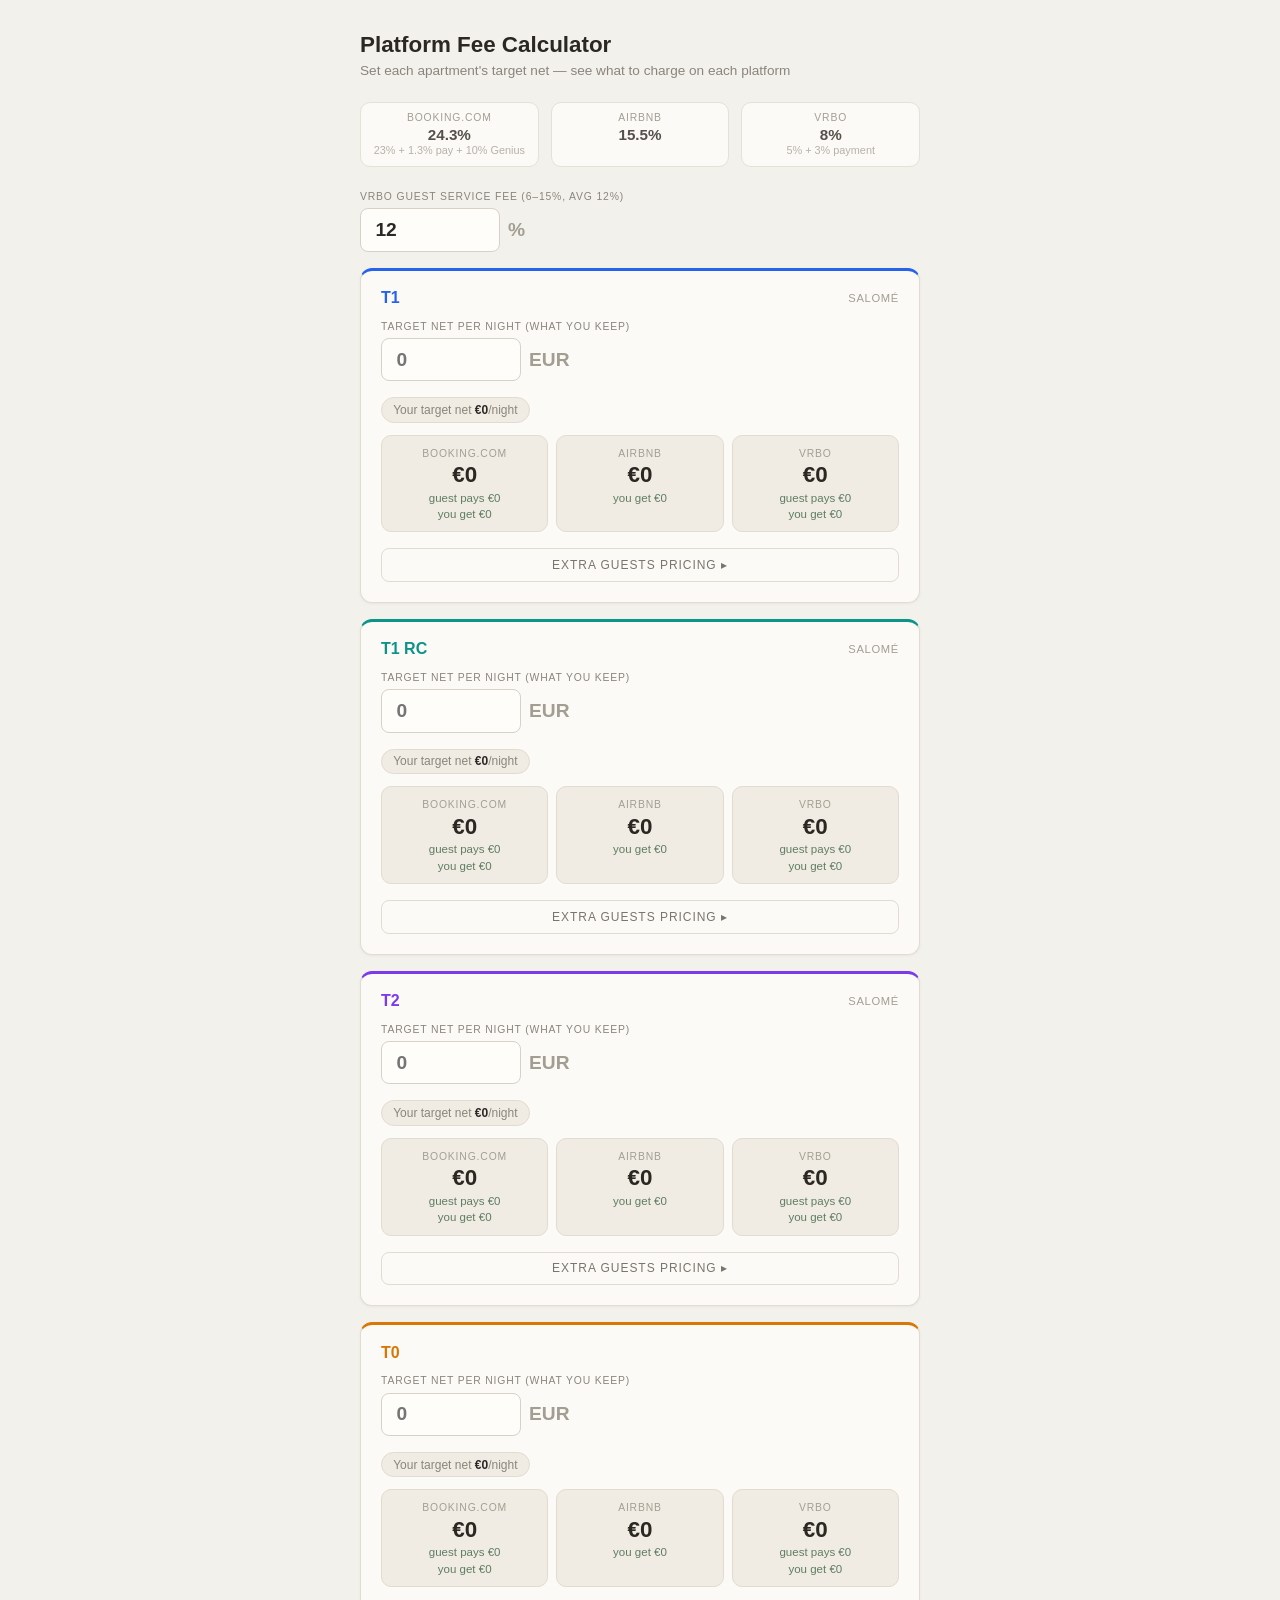
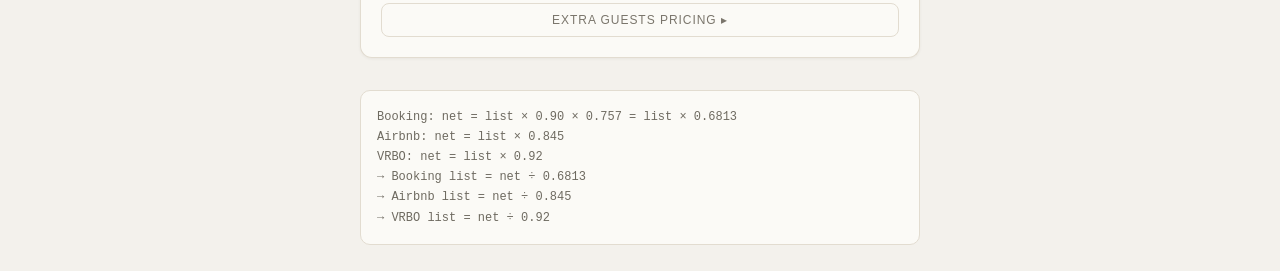
<file: fee-calculator.html>
<!DOCTYPE html>
<html lang="en">
<head>
  <meta charset="UTF-8">
  <meta name="viewport" content="width=device-width, initial-scale=1.0">
  <title>Platform Fee Calculator</title>
  <style>
    * { margin: 0; padding: 0; box-sizing: border-box; }

    body {
      font-family: -apple-system, BlinkMacSystemFont, 'Segoe UI', Roboto, sans-serif;
      background: #f3f1ec;
      color: #2b2925;
      min-height: 100vh;
      padding: 2rem 1rem;
    }

    .container {
      max-width: 560px;
      margin: 0 auto;
    }

    h1 {
      font-size: 1.4rem;
      font-weight: 700;
      color: #2b2823;
      margin-bottom: 0.3rem;
    }

    .subtitle {
      font-size: 0.85rem;
      color: #8a857b;
      margin-bottom: 1.5rem;
    }

    .fee-info {
      display: flex;
      gap: 0.75rem;
      margin-bottom: 1.5rem;
    }

    .fee-badge {
      flex: 1;
      background: #fbfaf6;
      border: 1px solid #e6e1d6;
      border-radius: 10px;
      padding: 0.6rem 0.75rem;
      text-align: center;
    }

    .fee-badge .platform {
      font-size: 0.65rem;
      text-transform: uppercase;
      letter-spacing: 0.08em;
      color: #a39e92;
      margin-bottom: 0.15rem;
    }

    .fee-badge .rate {
      font-size: 0.95rem;
      font-weight: 700;
      color: #55514a;
    }

    .fee-badge .extra {
      font-size: 0.68rem;
      color: #b6b1a6;
      margin-top: 0.1rem;
    }

    .apt-input {
      margin-bottom: 1rem;
    }

    .apt-input label {
      display: block;
      font-size: 0.65rem;
      text-transform: uppercase;
      letter-spacing: 0.08em;
      color: #8a857b;
      margin-bottom: 0.4rem;
    }

    .apt-input .input-row {
      display: flex;
      align-items: center;
      gap: 0.5rem;
    }

    .apt-input input {
      flex: 1;
      background: #fffdf9;
      border: 1px solid #d8d2c6;
      border-radius: 8px;
      padding: 0.6rem 0.9rem;
      color: #2b2925;
      font-size: 1.2rem;
      font-weight: 600;
      outline: none;
      transition: border-color 0.2s;
      max-width: 140px;
    }

    .apt-input input:focus {
      border-color: #2563eb;
    }

    .apt-input .currency {
      font-size: 1.2rem;
      font-weight: 600;
      color: #a39e92;
    }

    .apartments {
      display: flex;
      flex-direction: column;
      gap: 1rem;
    }

    .apt-card {
      background: #fbfaf6;
      border: 1px solid #e2dcd0;
      border-top: 3px solid #cfc9bc;
      border-radius: 12px;
      padding: 1.15rem 1.25rem 1.25rem;
      box-shadow: 0 1px 3px rgba(60, 52, 40, 0.06);
    }

    .apt-header {
      display: flex;
      justify-content: space-between;
      align-items: center;
      margin-bottom: 0.85rem;
    }

    .apt-name {
      font-size: 1rem;
      font-weight: 700;
      color: #2b2823;
    }

    .apt-location {
      font-size: 0.7rem;
      color: #a39e92;
      text-transform: uppercase;
      letter-spacing: 0.06em;
    }

    .keep-badge {
      display: inline-block;
      font-size: 0.75rem;
      color: #8a857b;
      background: #f0ece3;
      border: 1px solid #e2dcd0;
      border-radius: 999px;
      padding: 0.3rem 0.7rem;
      margin-bottom: 0.75rem;
    }

    .keep-badge strong { color: #2b2823; font-weight: 700; }

    .platforms {
      display: flex;
      gap: 0.5rem;
    }

    .platform-col {
      flex: 1;
      text-align: center;
      background: #f0ece3;
      border: 1px solid #e2dcd0;
      border-radius: 10px;
      padding: 0.75rem 0.35rem 0.7rem;
    }

    .platform-col .label {
      font-size: 0.65rem;
      text-transform: uppercase;
      letter-spacing: 0.08em;
      color: #a39e92;
      margin-bottom: 0.35rem;
    }

    .platform-col .price {
      font-size: 1.4rem;
      font-weight: 700;
      color: #2b2823;
      line-height: 1;
    }

    .platform-col .net {
      font-size: 0.72rem;
      color: #5f7d63;
      margin-top: 0.3rem;
    }

    .divider {
      width: 0;
      display: none;
    }

    .extra-toggle {
      width: 100%;
      margin-top: 1rem;
      padding: 0.55rem;
      background: #fbfaf6;
      border: 1px solid #e2dcd0;
      border-radius: 8px;
      color: #7a756b;
      font-size: 0.75rem;
      text-transform: uppercase;
      letter-spacing: 0.08em;
      cursor: pointer;
      transition: border-color 0.2s, color 0.2s;
    }

    .extra-toggle:hover {
      border-color: #b8b2a4;
      color: #4a463f;
    }

    .extra-section {
      display: none;
      margin-top: 1rem;
      border-top: 1px solid #e6e1d6;
      padding-top: 1rem;
    }

    .extra-section.open { display: block; }

    .extra-summary {
      font-size: 0.85rem;
      color: #6e6a60;
      line-height: 1.5;
      margin-bottom: 1rem;
    }

    .extra-summary strong { color: #2b2823; }

    .extra-inputs {
      display: flex;
      gap: 1rem;
      margin-bottom: 1rem;
    }

    .extra-inputs .apt-input { margin-bottom: 0; }

    .extra-inputs .apt-input input { max-width: 110px; }

    .extra-table {
      width: 100%;
      border-collapse: collapse;
      font-size: 0.8rem;
    }

    .extra-table th {
      text-align: left;
      color: #a39e92;
      font-weight: 600;
      text-transform: uppercase;
      font-size: 0.65rem;
      letter-spacing: 0.06em;
      padding: 0.4rem 0.5rem;
      border-bottom: 1px solid #e6e1d6;
    }

    .extra-table td {
      padding: 0.45rem 0.5rem;
      border-bottom: 1px solid #ece8de;
      color: #6e6a60;
      text-align: right;
    }

    .extra-table td:first-child { text-align: left; color: #2b2823; font-weight: 600; }

    .extra-table tr.base-row td { color: #b6b1a6; }

    .extra-table tr.match-row td {
      background: #eef2f7;
      color: #2b4a7a;
    }

    .extra-table td .nan { color: #a39e92; }

    .formula {
      margin-top: 2rem;
      padding: 1rem;
      background: #fbfaf6;
      border: 1px solid #e2dcd0;
      border-radius: 10px;
      font-size: 0.75rem;
      color: #8a857b;
      line-height: 1.6;
    }

    .formula code {
      color: #6e6a60;
      font-family: 'SF Mono', 'Fira Code', monospace;
    }

    @media (max-width: 400px) {
      .platform-col .price { font-size: 1.1rem; }
      .platform-col .net { font-size: 0.65rem; }
      .fee-info { flex-direction: column; gap: 0.5rem; }
    }
  </style>
</head>
<body>
  <div class="container">
    <h1>Platform Fee Calculator</h1>
    <p class="subtitle">Set each apartment's target net — see what to charge on each platform</p>

    <div class="fee-info">
      <div class="fee-badge booking">
        <div class="platform">Booking.com</div>
        <div class="rate">24.3%</div>
        <div class="extra">23% + 1.3% pay + 10% Genius</div>
      </div>
      <div class="fee-badge airbnb">
        <div class="platform">Airbnb</div>
        <div class="rate">15.5%</div>
      </div>
      <div class="fee-badge vrbo">
        <div class="platform">VRBO</div>
        <div class="rate">8%</div>
        <div class="extra">5% + 3% payment</div>
      </div>
    </div>

    <div class="apt-input settings">
      <label>VRBO guest service fee (6–15%, avg 12%)</label>
      <div class="input-row">
        <input type="number" id="vrboGuestFee" value="12" min="0" step="0.5" inputmode="decimal">
        <span class="currency">%</span>
      </div>
    </div>

    <div class="apartments" id="apartments"></div>

    <div class="formula">
      <code>Booking: net = list × 0.90 × 0.757 = list × 0.6813</code><br>
      <code>Airbnb: net = list × 0.845</code><br>
      <code>VRBO: net = list × 0.92</code><br>
      <code>→ Booking list = net ÷ 0.6813</code><br>
      <code>→ Airbnb list = net ÷ 0.845</code><br>
      <code>→ VRBO list = net ÷ 0.92</code>
    </div>
  </div>

  <script>
    // Booking per-occupancy multipliers (%; base occupancy = 0%)
    const APARTMENTS = [
      { name: 'T1', location: 'Salomé', basePax: 2, maxPax: 4, mult: { 1: -10, 3: 25, 4: 30 } },
      { name: 'T1 RC', location: 'Salomé', basePax: 2, maxPax: 4, mult: { 1: -10, 3: 25, 4: 30 } },
      { name: 'T2', location: 'Salomé', basePax: 4, maxPax: 6, mult: { 1: -10, 2: -7, 3: -5, 5: 25, 6: 30 } },
      { name: 'T0', location: '', basePax: 2, maxPax: 3, mult: { 1: -5, 3: 25 } },
    ];

    const BOOKING_FEE = 0.23;
    const BOOKING_PAYMENT_FEE = 0.013;
    const BOOKING_GENIUS = 0.10;
    const AIRBNB_FEE = 0.155;
    const VRBO_FEE = 0.08;

    // Booking: list → 10% Genius → guest pays 90% → 24.3% fees (23% + 1.3% payment) on that
    // net = list × (1 - 0.10) × (1 - 0.243) = list × 0.6813
    // list = net ÷ 0.6813
    const BOOKING_TOTAL_FEE = BOOKING_FEE + BOOKING_PAYMENT_FEE; // 0.243
    const BOOKING_NET = (1 - BOOKING_GENIUS) * (1 - BOOKING_TOTAL_FEE); // 0.6813

    // Airbnb: list price → 15.5% host fee
    // net = list × (1 - 0.155) = list × 0.845
    const AIRBNB_NET = 1 - AIRBNB_FEE; // 0.845

    // VRBO: list price → 8% host fee (5% commission + 3% payment fee)
    // net = list × (1 - 0.08) = list × 0.92
    const VRBO_NET = 1 - VRBO_FEE; // 0.92

    function calc(targetNet, vrboGuestFee) {
      const booking = targetNet / BOOKING_NET;
      const airbnb = targetNet / AIRBNB_NET;
      const vrbo = targetNet / VRBO_NET;
      const guestPaysBooking = booking * (1 - BOOKING_GENIUS);
      const guestPaysVrbo = vrbo * (1 + vrboGuestFee);
      return {
        booking: Math.round(booking),
        airbnb: Math.round(airbnb),
        vrbo: Math.round(vrbo),
        guestPaysBooking: Math.round(guestPaysBooking),
        guestPaysVrbo: Math.round(guestPaysVrbo),
        netBooking: Math.round(guestPaysBooking * (1 - BOOKING_TOTAL_FEE)),
        netAirbnb: Math.round(airbnb * AIRBNB_NET),
        netVrbo: Math.round(vrbo * VRBO_NET),
      };
    }

    function render() {
      const container = document.getElementById('apartments');
      container.innerHTML = '';

      APARTMENTS.forEach((apt, idx) => {
        const card = document.createElement('div');
        card.className = 'apt-card';
        const accents = ['#2563eb', '#0d9488', '#7c3aed', '#d97706'];
        const accent = accents[idx % accents.length];
        card.style.borderTopColor = accent;
        card.innerHTML = `
          <div class="apt-header">
            <span class="apt-name" style="color:${accent}">${apt.name}</span>
            ${apt.location ? `<span class="apt-location">${apt.location}</span>` : ''}
          </div>
          <div class="apt-input">
            <label>Target net per night (what you keep)</label>
            <div class="input-row">
              <input type="number" class="apt-net" data-idx="${idx}" min="0" step="1" inputmode="decimal" placeholder="0">
              <span class="currency">EUR</span>
            </div>
          </div>
          <div class="keep-badge">Your target net <strong>&euro;<span class="v-keep">-</span></strong>/night</div>
          <div class="platforms">
            <div class="platform-col booking">
              <div class="label">Booking.com</div>
              <div class="price">&euro;<span class="v-booking">-</span></div>
              <div class="net">guest pays &euro;<span class="v-guest">-</span></div>
              <div class="net">you get &euro;<span class="v-netbooking">-</span></div>
            </div>
            <div class="divider"></div>
            <div class="platform-col airbnb">
              <div class="label">Airbnb</div>
              <div class="price">&euro;<span class="v-airbnb">-</span></div>
              <div class="net">you get &euro;<span class="v-netairbnb">-</span></div>
            </div>
            <div class="divider"></div>
            <div class="platform-col vrbo">
              <div class="label">VRBO</div>
              <div class="price">&euro;<span class="v-vrbo">-</span></div>
              <div class="net">guest pays &euro;<span class="v-guestvrbo">-</span></div>
              <div class="net">you get &euro;<span class="v-netvrbo">-</span></div>
            </div>
          </div>
          <button type="button" class="extra-toggle" data-idx="${idx}">Extra guests pricing &#9656;</button>
          <div class="extra-section" data-idx="${idx}">
            <div class="extra-summary"></div>
            <div class="extra-inputs">
              <div class="apt-input">
                <label>Airbnb listing price / night (up to ${apt.basePax} pax)</label>
                <div class="input-row">
                  <input type="number" class="extra-base" data-idx="${idx}" min="0" step="1" inputmode="decimal">
                  <span class="currency">EUR</span>
                </div>
              </div>
              <div class="apt-input">
                <label>Airbnb extra fee / person / night (above ${apt.basePax} pax)</label>
                <div class="input-row">
                  <input type="number" class="extra-fee" data-idx="${idx}" min="0" step="1" inputmode="decimal">
                  <span class="currency">EUR</span>
                </div>
              </div>
              <div class="apt-input">
                <label>Stay (nights)</label>
                <div class="input-row">
                  <input type="number" class="extra-nights" data-idx="${idx}" value="5" min="1" step="1" inputmode="decimal">
                </div>
              </div>
            </div>
            <table class="extra-table">
              <thead>
                <tr>
                  <th>Guests</th>
                  <th>Booking /night (with Genius)</th>
                  <th>Airbnb /night</th>
                  <th>Booking stay</th>
                  <th>Airbnb stay</th>
                </tr>
              </thead>
              <tbody></tbody>
            </table>
          </div>
        `;
        container.appendChild(card);

        const input = card.querySelector('.apt-net');
        input.value = apt.defaultNet !== undefined ? apt.defaultNet : '';
        input.addEventListener('input', () => updateCard(card, input.value));
        updateCard(card, input.value);

        const toggle = card.querySelector('.extra-toggle');
        toggle.addEventListener('click', () => {
          const section = card.querySelector('.extra-section');
          const isOpen = section.classList.toggle('open');
          toggle.textContent = isOpen ? 'Extra guests pricing \u25be' : 'Extra guests pricing \u25b8';
          updateExtra(card);
        });

        const baseInput = card.querySelector('.extra-base');
        baseInput.addEventListener('input', () => updateExtra(card));

        const feeInput = card.querySelector('.extra-fee');
        feeInput.addEventListener('input', () => {
          card.dataset.feeOverride = '1';
          updateExtra(card);
        });

        const nightsInput = card.querySelector('.extra-nights');
        nightsInput.addEventListener('input', () => updateExtra(card));
      });
    }

    function updateExtra(card) {
      const idx = parseInt(card.querySelector('.extra-toggle').dataset.idx);
      const apt = APARTMENTS[idx];
      const targetNet = parseFloat(card.querySelector('.apt-net').value) || 0;
      const r = calc(targetNet, 0.12);

      // Default base rate = Airbnb list price for that net; editable
      const baseInput = card.querySelector('.extra-base');
      if (!card.dataset.baseSet) {
        baseInput.value = r.airbnb;
        card.dataset.baseSet = '1';
      }
      const R = parseFloat(baseInput.value) || 0;
      const nights = parseFloat(card.querySelector('.extra-nights').value) || 1;

      // Booking extra % for first extra guest → derives Airbnb flat fee X
      const firstExtra = apt.basePax + 1;
      const firstExtraMult = (apt.mult[firstExtra] !== undefined) ? apt.mult[firstExtra] : 0;
      // X = R × ((1 + m%) × 0.90 − 1)  [Genius 10% applied on Booking]
      const derivedX = Math.round(R * (((1 + firstExtraMult / 100) * 0.90) - 1));

      const feeInput = card.querySelector('.extra-fee');
      if (!card.dataset.feeOverride) {
        feeInput.value = derivedX;
      }
      const X = parseFloat(feeInput.value) || 0;

      const genius = 0.10;
      const tbody = card.querySelector('.extra-table tbody');
      tbody.innerHTML = '';

      for (let pax = 1; pax <= apt.maxPax; pax++) {
        const m = (apt.mult[pax] !== undefined) ? apt.mult[pax] : 0;
        const bookingNight = Math.round(R * (1 + m / 100) * (1 - genius));
        const airbnbNight = Math.round(R + X * Math.max(0, pax - apt.basePax));
        const bookingStay = bookingNight * nights;
        const airbnbStay = airbnbNight * nights;

        const tr = document.createElement('tr');
        if (pax === apt.basePax) tr.className = 'base-row';
        if (pax === firstExtra) tr.className = 'match-row';
        const multLabel = (m === 0) ? ''
          : (m > 0 ? `+${m}%` : `${m}%`);
        tr.innerHTML = `
          <td>${pax} pax</td>
          <td>&euro;${bookingNight} <span style="color:#666">${multLabel}</span></td>
          <td>&euro;${airbnbNight}</td>
          <td>&euro;${bookingStay}</td>
          <td>&euro;${airbnbStay}</td>
        `;
        tbody.appendChild(tr);
      }

      const summary = card.querySelector('.extra-summary');
      const matchNight = Math.round(R * (1 + firstExtraMult / 100) * (1 - genius));
      const matchAirbnb = Math.round(R + X * Math.max(0, firstExtra - apt.basePax));
      const matchDiff = matchAirbnb - matchNight;
      const matchNote = card.dataset.feeOverride
        ? (matchDiff > 0 ? `\u2014 Airbnb runs \u20ac${matchDiff} <b>higher</b> than Booking for ${firstExtra} pax (your choice)` :
           matchDiff < 0 ? `\u2014 Airbnb runs \u20ac${Math.abs(matchDiff)} <b>lower</b> than Booking for ${firstExtra} pax` : '\u2014 exact match')
        : `\u2014 this makes <strong>${firstExtra} pax</strong> match Booking exactly`;
      summary.innerHTML = `
        <strong>&euro;${R}</strong> is the <strong>Airbnb listing price</strong> per night (up to ${apt.basePax} pax).
        It is auto-filled from your target net (${targetNet} &divide; 0.845) but you can edit it.
        <br>
        <strong>&euro;${X}</strong> is the <strong>Airbnb extra fee per extra person / night</strong>
        (above ${apt.basePax} pax).
        <br>
        For reference, Booking adds
        <strong>${firstExtraMult > 0 ? '+' : ''}${firstExtraMult}%</strong> for the ${firstExtra} pax
        before its 10% Genius discount. ${matchNote}
      `;
    }

    function updateCard(card, rawValue) {
      const target = parseFloat(rawValue) || 0;
      const vrboGuestFee = (parseFloat(document.getElementById('vrboGuestFee').value) || 0) / 100;
      const r = calc(target, vrboGuestFee);
      card.querySelector('.v-booking').textContent = r.booking;
      card.querySelector('.v-guest').textContent = r.guestPaysBooking;
      card.querySelector('.v-netbooking').textContent = r.netBooking;
      card.querySelector('.v-airbnb').textContent = r.airbnb;
      card.querySelector('.v-netairbnb').textContent = r.netAirbnb;
      card.querySelector('.v-vrbo').textContent = r.vrbo;
      card.querySelector('.v-guestvrbo').textContent = r.guestPaysVrbo;
      card.querySelector('.v-netvrbo').textContent = r.netVrbo;
      card.querySelector('.v-keep').textContent = target;
      const section = card.querySelector('.extra-section');
      if (section && section.classList.contains('open')) {
        delete card.dataset.baseSet;
        updateExtra(card);
      }
    }

    function refreshAll() {
      document.querySelectorAll('.apt-card').forEach(card => {
        const input = card.querySelector('.apt-net');
        updateCard(card, input.value);
      });
    }

    document.getElementById('vrboGuestFee').addEventListener('input', refreshAll);

    render();
  </script>
</body>
</html>
</file>
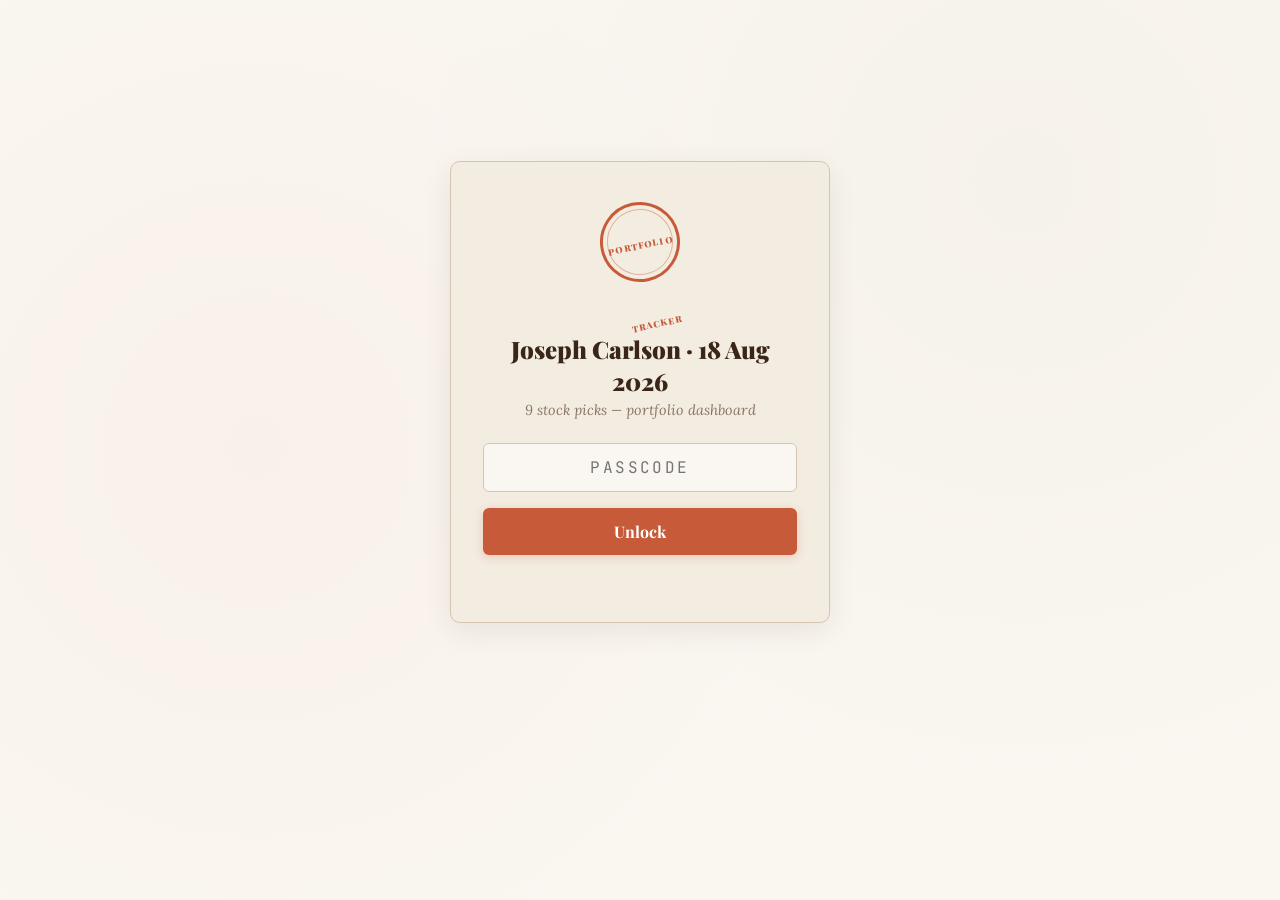
<file: portfolio-tracker.html>
<!DOCTYPE html>
<html lang="en">
<head>
  <meta charset="UTF-8">
  <meta name="viewport" content="width=device-width, initial-scale=1.0">
  <meta http-equiv="X-Content-Type-Options" content="nosniff">
  <meta http-equiv="X-Frame-Options" content="DENY">
  <meta http-equiv="Referrer-Policy" content="strict-origin-when-cross-origin">
  <meta http-equiv="Permissions-Policy" content="camera=(), microphone=(), geolocation=()">
  <title>Joseph Carlson · 18 Aug 2026 9 Stock Picks</title>
  <link rel="preconnect" href="https://fonts.googleapis.com">
  <link href="https://fonts.googleapis.com/css2?family=Playfair+Display:ital,wght@0,400;0,700;0,900;1,400&family=Lora:ital,wght@0,400;0,600;1,400&family=JetBrains+Mono:wght@400;700&display=swap" rel="stylesheet">
  <style>
    :root {
      --cream: #faf6f0;
      --paper: #f3ece1;
      --brown: #5c4033;
      --dark-brown: #3a2618;
      --terracotta: #c75b39;
      --olive: #6b7c4e;
      --burnt: #b85c38;
      --gold: #c9a96e;
      --ink: #2c1810;
      --muted: #8a7565;
      --line: #d4c5b2;
      --red: #b8382a;
      --green: #5a7c3e;
      --amber: #d4930d;
    }

    * { box-sizing: border-box; margin: 0; padding: 0; }

    body {
      font-family: "Lora", Georgia, serif;
      background: var(--cream);
      color: var(--ink);
      min-height: 100vh;
      padding: 2rem;
      background-image:
        radial-gradient(circle at 20% 50%, rgba(199, 91, 57, 0.03) 0%, transparent 50%),
        radial-gradient(circle at 80% 20%, rgba(107, 124, 78, 0.03) 0%, transparent 50%);
    }

    /* ── Login Gate ── */
    .login-gate {
      display: flex;
      align-items: center;
      justify-content: center;
      min-height: 80vh;
    }
    .login-card {
      background: var(--paper);
      border: 1px solid var(--line);
      border-radius: 10px;
      padding: 2.5rem 2rem;
      text-align: center;
      max-width: 380px;
      width: 100%;
      box-shadow: 0 8px 30px rgba(44, 24, 16, 0.08);
    }
    .stamp {
      display: inline-block;
      border: 3px solid var(--terracotta);
      border-radius: 50%;
      width: 80px;
      height: 80px;
      line-height: 80px;
      text-align: center;
      font-family: "Playfair Display", serif;
      font-weight: 900;
      font-size: 0.55rem;
      color: var(--terracotta);
      text-transform: uppercase;
      letter-spacing: 0.15em;
      transform: rotate(-12deg);
      margin-bottom: 1.25rem;
      position: relative;
    }
    .stamp::after {
      content: "";
      position: absolute;
      inset: 4px;
      border: 1px solid var(--terracotta);
      border-radius: 50%;
      opacity: 0.4;
    }
    .login-card h2 {
      font-family: "Playfair Display", serif;
      font-weight: 900;
      font-size: 1.5rem;
      color: var(--dark-brown);
      margin-bottom: 0.3rem;
    }
    .login-card .subtitle {
      font-style: italic;
      color: var(--muted);
      font-size: 0.9rem;
      margin-bottom: 1.5rem;
    }
    .login-input {
      width: 100%;
      padding: 0.8rem 1rem;
      font-family: "JetBrains Mono", monospace;
      font-size: 1rem;
      border: 1px solid var(--line);
      border-radius: 6px;
      background: rgba(255,255,255,0.6);
      color: var(--ink);
      text-align: center;
      letter-spacing: 0.15em;
      outline: none;
      transition: border-color 0.2s;
    }
    .login-input:focus { border-color: var(--terracotta); }
    .login-input.error { border-color: var(--red); animation: shake 0.4s ease; }
    @keyframes shake {
      0%,100% { transform: translateX(0); }
      20% { transform: translateX(-6px); }
      40% { transform: translateX(6px); }
      60% { transform: translateX(-4px); }
      80% { transform: translateX(4px); }
    }
    .login-btn {
      width: 100%;
      margin-top: 1rem;
      padding: 0.8rem;
      font-family: "Playfair Display", serif;
      font-weight: 700;
      font-size: 1rem;
      background: var(--terracotta);
      color: #fff;
      border: none;
      border-radius: 6px;
      cursor: pointer;
      box-shadow: 0 2px 8px rgba(199, 91, 57, 0.25);
      transition: transform 0.12s, box-shadow 0.2s;
    }
    .login-btn:hover {
      transform: translateY(-1px);
      box-shadow: 0 4px 16px rgba(199, 91, 57, 0.35);
    }
    .login-error { color: var(--red); font-size: 0.82rem; margin-top: 0.75rem; font-style: italic; min-height: 1.2em; }
    .skip-link { display: inline-block; margin-top: 1rem; color: var(--muted); font-size: 0.82rem; text-decoration: underline; cursor: pointer; font-style: italic; }
    .skip-link:hover { color: var(--ink); }

    /* ── Dashboard ── */
    .dashboard { display: none; }
    .container { max-width: 1000px; margin: 0 auto; }
    header {
      display: flex;
      align-items: flex-end;
      justify-content: space-between;
      gap: 1rem;
      flex-wrap: wrap;
      border-bottom: 3px double var(--line);
      padding-bottom: 1rem;
      margin-bottom: 1.5rem;
    }
    header h1 {
      font-family: "Playfair Display", serif;
      font-weight: 900;
      font-size: 1.8rem;
      color: var(--dark-brown);
    }
    header .head-notes {
      text-align: right;
      font-size: 0.82rem;
      color: var(--muted);
      font-style: italic;
      line-height: 1.5;
    }

    .summary {
      display: grid;
      grid-template-columns: repeat(auto-fit, minmax(180px, 1fr));
      gap: 1rem;
      margin-bottom: 1.75rem;
    }

    .refresh-bar {
      display: flex;
      align-items: center;
      gap: 0.75rem;
      margin-bottom: 1.25rem;
      flex-wrap: wrap;
    }
    .refresh-btn {
      font-family: "Playfair Display", serif;
      font-weight: 700;
      font-size: 0.85rem;
      background: var(--dark-brown);
      color: var(--cream);
      border: none;
      border-radius: 6px;
      padding: 0.5rem 0.9rem;
      cursor: pointer;
      box-shadow: 0 2px 6px rgba(44, 24, 16, 0.18);
      transition: transform 0.12s, opacity 0.2s;
    }
    .refresh-btn:hover { transform: translateY(-1px); }
    .refresh-btn:disabled { opacity: 0.55; cursor: default; transform: none; }
    .refresh-status { font-size: 0.82rem; color: var(--muted); font-style: italic; }
    .refresh-status.ok { color: var(--green); }
    .refresh-status.err { color: var(--red); }
    .summary-card {
      background: var(--paper);
      border: 1px solid var(--line);
      border-radius: 10px;
      padding: 1.1rem 1.25rem;
      box-shadow: 0 4px 14px rgba(44, 24, 16, 0.06);
    }
    .summary-card .k { font-size: 0.72rem; text-transform: uppercase; letter-spacing: 0.12em; color: var(--muted); }
    .summary-card .v { font-family: "JetBrains Mono", monospace; font-size: 1.35rem; font-weight: 700; margin-top: 0.25rem; }
    .summary-card .s { font-size: 0.8rem; margin-top: 0.15rem; font-style: italic; }

    .table-wrap {
      background: var(--paper);
      border: 1px solid var(--line);
      border-radius: 10px;
      overflow-x: auto;
      box-shadow: 0 4px 14px rgba(44, 24, 16, 0.06);
    }
    table { width: 100%; border-collapse: collapse; font-size: 0.9rem; min-width: 760px; }
    th, td { padding: 0.7rem 0.85rem; text-align: right; border-bottom: 1px solid var(--line); white-space: nowrap; }
    th { font-family: "Playfair Display", serif; font-weight: 700; font-size: 0.78rem; text-transform: uppercase; letter-spacing: 0.08em; color: var(--muted); background: rgba(201, 169, 110, 0.12); }
    td.tick { text-align: left; font-weight: 700; }
    td.name { text-align: left; color: var(--muted); font-size: 0.8rem; }
    td.num { font-family: "JetBrains Mono", monospace; }
    tbody tr:hover { background: rgba(212, 197, 178, 0.25); }
    tfoot td { font-weight: 700; border-bottom: none; border-top: 2px solid var(--line); background: rgba(201,169,110,0.1); }

    .pos { font-weight: 700; }
    .pos.up { color: var(--green); }
    .pos.down { color: var(--red); }
    .dd { color: var(--red); }
    .pct { }

    .note {
      margin-top: 1.25rem;
      padding: 0.9rem 1.1rem;
      border-left: 4px solid var(--gold);
      background: var(--paper);
      border-radius: 0 10px 10px 0;
      font-size: 0.85rem;
      color: var(--muted);
      font-style: italic;
      line-height: 1.6;
    }
    .foot { text-align: center; margin-top: 2rem; color: var(--muted); font-size: 0.8rem; }

    .tt { position: fixed; z-index: 50; max-width: 300px; background: var(--dark-brown); color: var(--cream);
          padding: 0.7rem 0.85rem; border-radius: 8px; box-shadow: 0 6px 18px rgba(44,24,16,0.25);
          font-size: 0.8rem; line-height: 1.55; pointer-events: none; opacity: 0; transition: opacity 0.12s ease; }
    .tt.show { opacity: 1; }
    .tt .tt-name { font-family: "Playfair Display", serif; font-weight: 700; color: var(--gold); margin-bottom: 0.25rem; }
    .tt .tt-sec { color: var(--gold); font-size: 0.72rem; text-transform: uppercase; letter-spacing: 0.08em; margin-top: 0.4rem; font-family: "JetBrains Mono", monospace; }

    .chart-panel {
      margin-top: 1.75rem;
      background: var(--paper);
      border: 1px solid var(--line);
      border-radius: 10px;
      box-shadow: 0 4px 14px rgba(44, 24, 16, 0.06);
      overflow: hidden;
    }
    .chart-panel.hidden { display: none; }
    .chart-head {
      display: flex;
      align-items: center;
      justify-content: space-between;
      gap: 1rem;
      flex-wrap: wrap;
      padding: 0.85rem 1.1rem;
      border-bottom: 1px solid var(--line);
      background: rgba(201, 169, 110, 0.1);
    }
    .chart-head .ct-title { font-family: "Playfair Display", serif; font-weight: 700; color: var(--dark-brown); }
    .chart-head .ct-title small { color: var(--muted); font-family: "Lora", serif; font-weight: 400; font-style: italic; }
    .chart-head .ct-close {
      border: 1px solid var(--line);
      background: transparent;
      color: var(--muted);
      font-family: "Playfair Display", serif;
      font-size: 0.82rem;
      padding: 0.3rem 0.8rem;
      border-radius: 6px;
      cursor: pointer;
    }
    .chart-head .ct-close:hover { color: var(--terracotta); border-color: var(--terracotta); }
    #chartHost { position: relative; }
    #chartHost svg { display: block; }

    @media (max-width: 640px) {
      body { padding: 1rem; }
      header .head-notes { text-align: left; }
    }
  </style>
</head>
<body>

  <!-- Login gate -->
  <div class="login-gate" id="loginGate">
    <div class="login-card">
      <span class="stamp">Portfolio<br>Tracker</span>
      <h2>Joseph Carlson · 18 Aug 2026</h2>
      <p class="subtitle">9 stock picks — portfolio dashboard</p>
      <input type="password" id="passInput" class="login-input" placeholder="PASSCODE" autocomplete="current-password" maxlength="32">
      <button class="login-btn" id="loginBtn">Unlock</button>
      <p class="login-error" id="loginError"></p>
    </div>
  </div>

  <!-- Dashboard -->
  <div class="dashboard" id="dashboard">
    <div class="container">
      <header>
        <h1>Stock Portfolio</h1>
        <div class="head-notes" id="asOfLine"></div>
      </header>

      <div class="refresh-bar">
        <button class="refresh-btn" id="refreshBtn">↻ Refresh prices</button>
        <span class="refresh-status" id="refreshStatus"></span>
      </div>

      <div class="summary">
        <div class="summary-card">
          <div class="k">Portfolio value</div>
          <div class="v" id="sumValue">—</div>
          <div class="s" id="sumValueNote">—</div>
        </div>
        <div class="summary-card">
          <div class="k">P&amp;L (all-time)</div>
          <div class="v" id="sumPnl">—</div>
          <div class="s" id="sumPnlPct">—</div>
        </div>
        <div class="summary-card">
          <div class="k">Cost basis</div>
          <div class="v" id="sumCost">—</div>
          <div class="s">$10,000 · equal weight 1/9</div>
        </div>
        <div class="summary-card">
          <div class="k">Avg buy price</div>
          <div class="v" id="sumAvgBuy">—</div>
          <div class="s">per share · portfolio weighted</div>
        </div>
        <div class="summary-card">
          <div class="k">Best / worst</div>
          <div class="v" id="sumBestWorst">—</div>
          <div class="s">since purchase</div>
        </div>
      </div>

      <div class="table-wrap">
        <table>
          <thead>
            <tr>
              <th>Stock</th>
              <th>Buy Px</th>
              <th>Now</th>
              <th>Shares</th>
              <th>Value</th>
              <th>P&amp;L</th>
              <th>Wk High</th>
              <th>Drawdown</th>
            </tr>
          </thead>
          <tbody id="tbody"></tbody>
          <tfoot>
            <tr>
              <td colspan="4">TOTAL</td>
              <td class="num" id="ftValue">—</td>
              <td class="num" id="ftPnl">—</td>
              <td colspan="2"></td>
            </tr>
          </tfoot>
        </table>
      </div>

      <div class="chart-panel hidden" id="chartPanel">
        <div class="chart-head">
          <div class="ct-title" id="chartTitle">Chart</div>
          <button class="ct-close" id="chartClose">Close ✕</button>
        </div>
        <div id="chartHost" style="position:relative"></div>
      </div>

      <div class="note">
        <strong>Prices are live</strong> — "Now", value and P&amp;L update with the latest market close each time you open
        the page. <strong>Click any row</strong> to open a price chart since purchase — your average buy price is marked with a
        <span style="color:var(--green);font-weight:700">▲ green arrow</span> and a dashed line.
        <strong>How to read this:</strong> Positions are an equal 1/9 split (~$1,111.11 each) of the $10,000 portfolio opened
        Aug&nbsp;18, 2026 (EOD close, per Joseph Carlson's picks). &ldquo;Buy Px&rdquo; is the closing price on Aug&nbsp;18.
        &ldquo;Wk High&rdquo; is the highest close since purchase and &ldquo;Drawdown&rdquo; is how far the current price sits
        below that high. Hover a ticker for its description and sector.
      </div>

      <div class="foot">Joseph Carlson · 18 Aug 2026 9 Stock Picks &middot; internal tool &middot; prices as of latest recorded close</div>
    </div>
  </div>

  <div class="tt" id="tooltip"></div>

  <script>
    // ── Stock data ─────────────────────────────────────────────────
    // buyPrice  = EOD close on Aug 18, 2026 (date the position was opened)
    // prices[]  = historical closes used for context (week-high) & offline fallback.
    // Current price is fetched LIVE on load from TradingView's scanner API.
    const WEEKLY = {
      asOf: "Aug 31, 2026",
      latestNote: "live market close · fetched on load",
      stocks: {
        IMAX: { name: "IMAX Corp",          desc: "Premium large-format cinema · box-office boom",
                sector: "Communication Services · Cinemas",
                exch: "NYSE", buyPrice: 50.55,  prices: [53.71,52.74,52.74,54.79,53.90,52.76,51.94,50.38,51.20] },
        RDDT: { name: "Reddit",             desc: "Social media & AI data-licensing",
                sector: "Communication Services · Internet",
                exch: "NYSE", buyPrice: 158.25, prices: [151.71,150.31,153.29,152.70,162.45,155.36,153.95,153.00,147.81] },
        MELI: { name: "MercadoLibre",       desc: "LatAm e-commerce & fintech",
                sector: "Consumer Discretionary · E-commerce",
                exch: "NASDAQ", buyPrice: 1779.14, prices: [1908.65,1921.96,1922.73,1947.90,1997.00,1950.44,1930.75,1966.25,1936.20] },
        ADBE: { name: "Adobe",              desc: "Creative software · AI push",
                sector: "Technology · Software",
                exch: "NASDAQ", buyPrice: 263.14, prices: [272.47,272.22,275.30,276.27,273.92,273.47,289.15,291.52,292.79] },
        NKE:  { name: "Nike",               desc: "Brand turnaround candidate",
                sector: "Consumer Discretionary · Apparel",
                exch: "NYSE", buyPrice: 40.06,  prices: [41.05,40.21,40.76,40.75,39.48,38.59,38.44,39.60,39.06] },
        ROL:  { name: "Rollins",            desc: "Pest control · defensive play",
                sector: "Industrials · Specialty Services",
                exch: "NYSE", buyPrice: 36.32,  prices: [36.26,36.38,36.91,37.26,36.36,36.70,35.94,36.38,36.07] },
        CPRT: { name: "Copart",             desc: "Salvage auto auction network",
                sector: "Industrials · Auto Services",
                exch: "NASDAQ", buyPrice: 31.51,  prices: [33.85,34.33,33.80,33.26,33.33,32.67,32.76,32.99,32.99] },
        NBIS: { name: "Nebius Group",       desc: "AI neocloud · high volatility",
                sector: "Technology · AI Cloud",
                exch: "NASDAQ", buyPrice: 248.43, prices: [223.90,220.11,219.13,210.91,221.97,213.93,218.48,209.18,206.32] },
        CAVA: { name: "CAVA Group",         desc: "Mediterranean fast-casual",
                sector: "Consumer Discretionary · Restaurants",
                exch: "NYSE", buyPrice: 68.24,  prices: [71.57,72.03,73.63,71.93,69.29,67.77,66.95,66.94,65.75] }
      }
    };

    const ALLOC = 10000 / Object.keys(WEEKLY.stocks).length;

    const fmt = (n, d) =>
      n.toLocaleString("en-US", { style: "currency", currency: "USD", minimumFractionDigits: d === undefined ? 2 : d });
    const fmtPct = (n) => (n >= 0 ? "+" : "") + n.toFixed(2) + "%";

    function build(dst, live) {
      let totalCost = 0, totalVal = 0, totalShares = 0;
      let best = null, worst = null;

      for (const [tick, s] of Object.entries(WEEKLY.stocks)) {
        const buy = s.buyPrice;
        const liveRow = live ? live[tick] : null;
        const now = liveRow ? liveRow.close : s.prices[s.prices.length - 1];
        const sector = liveRow && liveRow.sector ? liveRow.sector : s.sector;
        const shares = ALLOC / buy;
        const cost = shares * buy;
        const val = shares * now;
        const pnl = val - cost;
        const pnlPct = (pnl / cost) * 100;
        const wkHigh = liveRow ? Math.max(buy, ...s.prices, now) : Math.max(buy, ...s.prices);
        const dd = ((now / wkHigh) - 1) * 100;

        totalCost += cost;
        totalVal += val;
        totalShares += shares;
        if (!best || pnlPct > best[1]) best = [tick, pnlPct];
        if (!worst || pnlPct < worst[1]) worst = [tick, pnlPct];

        const row = document.createElement("tr");
        row.innerHTML =
          '<td class="tick" data-desc="' + s.desc.replace(/"/g, "&quot;") + '" data-sector="' + sector.replace(/"/g, "&quot;") + '">' + tick + '</td>' +
          '<td class="name">' + s.name + '</td>' +
          '<td class="num">' + fmt(buy) + '</td>' +
          '<td class="num">' + fmt(now) + '</td>' +
          '<td class="num">' + shares.toFixed(3) + '</td>' +
          '<td class="num">' + fmt(val) + '</td>' +
          '<td class="num pos ' + (pnl >= 0 ? "up" : "down") + '">' + (pnl >= 0 ? "+" : "−") + fmt(Math.abs(pnl)).slice(1) +
            ' <span class="pct">(' + fmtPct(pnlPct) + ')</span></td>' +
          '<td class="num">' + fmt(wkHigh) + '</td>' +
          '<td class="num dd">' + ((dd <= 0 ? "" : "+") + dd.toFixed(2) + "%") + '</td>';
        row.style.cursor = "pointer";
        row.title = "Open weekly chart for " + tick;
        const tickCell = row.querySelector(".tick");
        tickCell.style.cursor = "help";
        tickCell.addEventListener("mouseenter", function () {
          showTip(this, tick, s);
        });
        tickCell.addEventListener("mousemove", function (e) { moveTip(e, tick); });
        tickCell.addEventListener("mouseleave", hideTip);
        row.addEventListener("click", () => showChart(tick, s));
        dst.appendChild(row);
      }

      const totPnl = totalVal - totalCost;
      const totPct = (totPnl / totalCost) * 100;
      document.getElementById("ftValue").textContent = fmt(totalVal);
      document.getElementById("ftPnl").textContent = totPnl >= 0 ? "+" + fmt(totPnl) : "−" + fmt(Math.abs(totPnl)).slice(1);
      document.getElementById("ftPnl").className = "num " + (totPnl >= 0 ? "pos up" : "pos down");

      document.getElementById("sumValue").textContent = fmt(totalVal);
      document.getElementById("sumValueNote").textContent = "≈ " + Math.round(totalVal / totalCost * 1000) / 10 + "x cost";
      document.getElementById("sumCost").textContent = fmt(totalCost);
      document.getElementById("sumAvgBuy").textContent = fmt(totalCost / totalShares);
      document.getElementById("sumPnl").textContent = totPnl >= 0 ? "+" + fmt(totPnl) : "−" + fmt(Math.abs(totPnl)).slice(1);
      document.getElementById("sumPnl").style.color = totPnl >= 0 ? "var(--green)" : "var(--red)";
      document.getElementById("sumPnlPct").textContent = fmtPct(totPct);
      document.getElementById("sumPnlPct").style.color = totPnl >= 0 ? "var(--green)" : "var(--red)";
      document.getElementById("sumBestWorst").innerHTML =
        '<span style="color:var(--green)">' + best[0] + " " + fmtPct(best[1]) + "</span>" +
        " / " +
        '<span style="color:var(--red)">' + worst[0] + " " + fmtPct(worst[1]) + "</span>";
      document.getElementById("asOfLine").innerHTML =
        live
          ? 'Prices: <strong>live</strong> (TradingView)' + "<br>" + WEEKLY.latestNote
          : 'Prices: ' + WEEKLY.asOf + " (offline fallback)" + "<br>" + WEEKLY.latestNote;
      const rs = document.getElementById("refreshStatus");
      if (rs && live !== null) {
        rs.textContent = live
          ? "Updated " + new Date().toLocaleTimeString([], { hour: "2-digit", minute: "2-digit" }) + " · live closes"
          : "Could not reach price feed — showing saved closes";
        rs.className = "refresh-status " + (live ? "ok" : "err");
      }
    }

    // ── Live prices via TradingView scanner (CORS-enabled) ──
    // Fetches current market-price "close" + sector for all tickers in one request.
    let lastLive = null;

    function loadLive() {
      const tickers = Object.keys(WEEKLY.stocks).map(function (t) {
        return WEEKLY.stocks[t].exch + ":" + t;
      });
      const body = {
        symbols: { tickers: tickers, query: { types: [] } },
        columns: ["name", "close", "description", "logoid", "sector"],
        options: { lang: "en" },
        markets: ["america"],
        sort: { sortBy: "name", sortOrder: "asc" }
      };
      return fetch("https://scanner.tradingview.com/america/scan", {
        method: "POST",
        body: JSON.stringify(body)
      })
        .then(function (r) { if (!r.ok) throw new Error(r.status); return r.json(); })
        .then(function (json) {
          const map = {};
          (json.data || []).forEach(function (d) {
            const sym = d.s;
            const parts = sym.split(":");
            const tick = parts[parts.length - 1];
            map[tick] = { close: d.d[1], sector: d.d[4], name: d.d[0] };
          });
          lastLive = map;
          return map;
        })
        .catch(function () { return null; });
    }

    // ── Hover tooltip on ticker ──
    const tooltip = document.getElementById("tooltip");
    function showTip(cell, tick, s) {
      tooltip.innerHTML =
        '<div class="tt-name">' + tick + " · " + s.name + "</div>" +
        '<div>' + s.desc + "</div>" +
        '<div class="tt-sec">' + s.sector + "</div>";
      tooltip.classList.add("show");
    }
    function moveTip(e) {
      const pad = 14;
      const w = tooltip.offsetWidth, h = tooltip.offsetHeight;
      let x = e.clientX + pad, y = e.clientY + pad;
      if (x + w > window.innerWidth - 8) x = e.clientX - w - pad;
      if (y + h > window.innerHeight - 8) y = e.clientY - h - pad;
      tooltip.style.left = x + "px";
      tooltip.style.top = y + "px";
    }
    function hideTip() { tooltip.classList.remove("show"); }

    // ── Price chart (self-drawn SVG — marks your buy price with a green arrow) ──
    function chartSvg(tick, s, liveClose) {
      const buy = s.buyPrice;
      const prices = s.prices.slice().reverse();
      const pts = buy !== undefined ? [buy].concat(prices) : prices;
      if (liveClose != null && liveClose > 0) pts.push(liveClose);

      const W = 1000, H = 320, padL = 20, padR = 20, padT = 26, padB = 22;
      let lo = Math.min.apply(null, pts), hi = Math.max.apply(null, pts);
      const range = (hi - lo) || 1;
      lo -= range * 0.08; hi += range * 0.08;
      const X = (i) => padL + (i / (pts.length - 1)) * (W - padL - padR);
      const Y = (v) => padT + (1 - (v - lo) / (hi - lo)) * (H - padT - padB);

      const lastI = pts.length - 1;
      const buyI = 0;

      let path = "M" + X(0).toFixed(1) + "," + Y(pts[0]).toFixed(1);
      for (let i = 1; i < pts.length; i++) path += " L" + X(i).toFixed(1) + "," + Y(pts[i]).toFixed(1);

      const upNow = pts[lastI] >= buy;
      const nowCol = upNow ? "#5a7c3e" : "#b8382a";

      // green buy arrow (triangle) pointing up at purchase point
      const bx = X(buyI), by = Y(buy);
      const buyArrow =
        '<polygon points="' + bx.toFixed(1) + ',' + (by - 4).toFixed(1) + ' ' + (bx - 9).toFixed(1) + ',' + (by + 14).toFixed(1) + ' ' + (bx + 9).toFixed(1) + ',' + (by + 14).toFixed(1) + '" fill="#5a7c3e" stroke="#faf6f0" stroke-width="1.5" opacity="0.95"/>';

      return (
        '<svg viewBox="0 0 ' + W + ' ' + H + '" width="100%" style="display:block;min-height:260px;background:#faf6f0" role="img">' +
        '<line x1="' + padL + '" x2="' + (W - padR) + '" y1="' + by.toFixed(1) + '" y2="' + by.toFixed(1) + '" stroke="#5a7c3e" stroke-dasharray="5 4" stroke-width="1.2" opacity="0.7"/>' +
        '<text x="' + (W - padR) + '" y="' + (by + 14).toFixed(1) + '" text-anchor="end" font-family="JetBrains Mono,monospace" font-size="11" fill="#5a7c3e">buy ' + buy.toFixed(2) + '</text>' +
        '<path d="' + path + '" fill="none" stroke="#b85c38" stroke-width="2.5" stroke-linejoin="round"/>' +
        /* current price dot */ '<circle cx="' + X(lastI).toFixed(1) + '" cy="' + Y(pts[lastI]).toFixed(1) + '" r="5" fill="' + nowCol + '" stroke="#faf6f0" stroke-width="2"/>' +
        '<text x="' + X(lastI).toFixed(1) + '" y="' + (Y(pts[lastI]) + 18).toFixed(1) + '" text-anchor="middle" font-family="JetBrains Mono,monospace" font-size="11" fill="' + nowCol + '">' + pts[lastI].toFixed(2) + '</text>' +
        buyArrow +
        '<text x="' + (bx + 14).toFixed(1) + '" y="' + (by + 4).toFixed(1) + '" font-family="Lora,serif" font-size="11" fill="#5a7c3e" font-weight="700">▲ buy</text>' +
        '</svg>'
      );
    }

    function showChart(tick, s) {
      if (!WEEKLY.stocks[tick]) return;

      const panel = document.getElementById("chartPanel");
      const host = document.getElementById("chartHost");
      document.getElementById("chartTitle").innerHTML =
        tick + " <small>· " + WEEKLY.stocks[tick].name + " · since purchase</small>";
      panel.classList.remove("hidden");
      panel.scrollIntoView({ behavior: "smooth", block: "nearest" });

      const liveClose = lastLive && lastLive[tick] ? lastLive[tick].close : null;
      host.innerHTML = chartSvg(tick, WEEKLY.stocks[tick], liveClose);
    }

    function closeChart() {
      const host = document.getElementById("chartHost");
      if (host) host.innerHTML = "";
      document.getElementById("chartPanel").classList.add("hidden");
    }
    document.getElementById("chartClose").addEventListener("click", closeChart);

    // ── Login ──
    const KEY = "nnp_tracker_admin";
    const PASSCODE = "Technigo2020!";
    const passInput = document.getElementById("passInput");
    const loginError = document.getElementById("loginError");

    function lock() { sessionStorage.removeItem(KEY); location.reload(); }
    function unlock() {
      document.getElementById("loginGate").style.display = "none";
      document.querySelector(".dashboard").style.display = "block";
      const btn = document.getElementById("refreshBtn");
      const tbody = document.getElementById("tbody");
      function refresh(silent) {
        if (btn && !silent) { btn.disabled = true; btn.textContent = "Refreshing…"; }
        build(tbody, lastLive);
        return loadLive().then(function (live) {
          lastLive = live;
          build(tbody, live);
          if (btn && !silent) { btn.disabled = false; btn.textContent = "↻ Refresh prices"; }
        });
      }
      if (btn) btn.addEventListener("click", function () { refresh(false); });
      refresh(true);
    }

    document.getElementById("loginBtn").addEventListener("click", () => {
      if (passInput.value === PASSCODE) { sessionStorage.setItem(KEY, "1"); unlock(); }
      else {
        passInput.classList.add("error");
        loginError.textContent = "Incorrect passcode";
        setTimeout(() => passInput.classList.remove("error"), 400);
        passInput.value = "";
      }
    });
    passInput.addEventListener("keydown", (e) => { if (e.key === "Enter") document.getElementById("loginBtn").click(); });

    if (sessionStorage.getItem(KEY) === "1") unlock();
  </script>
</body>
</html>
</file>
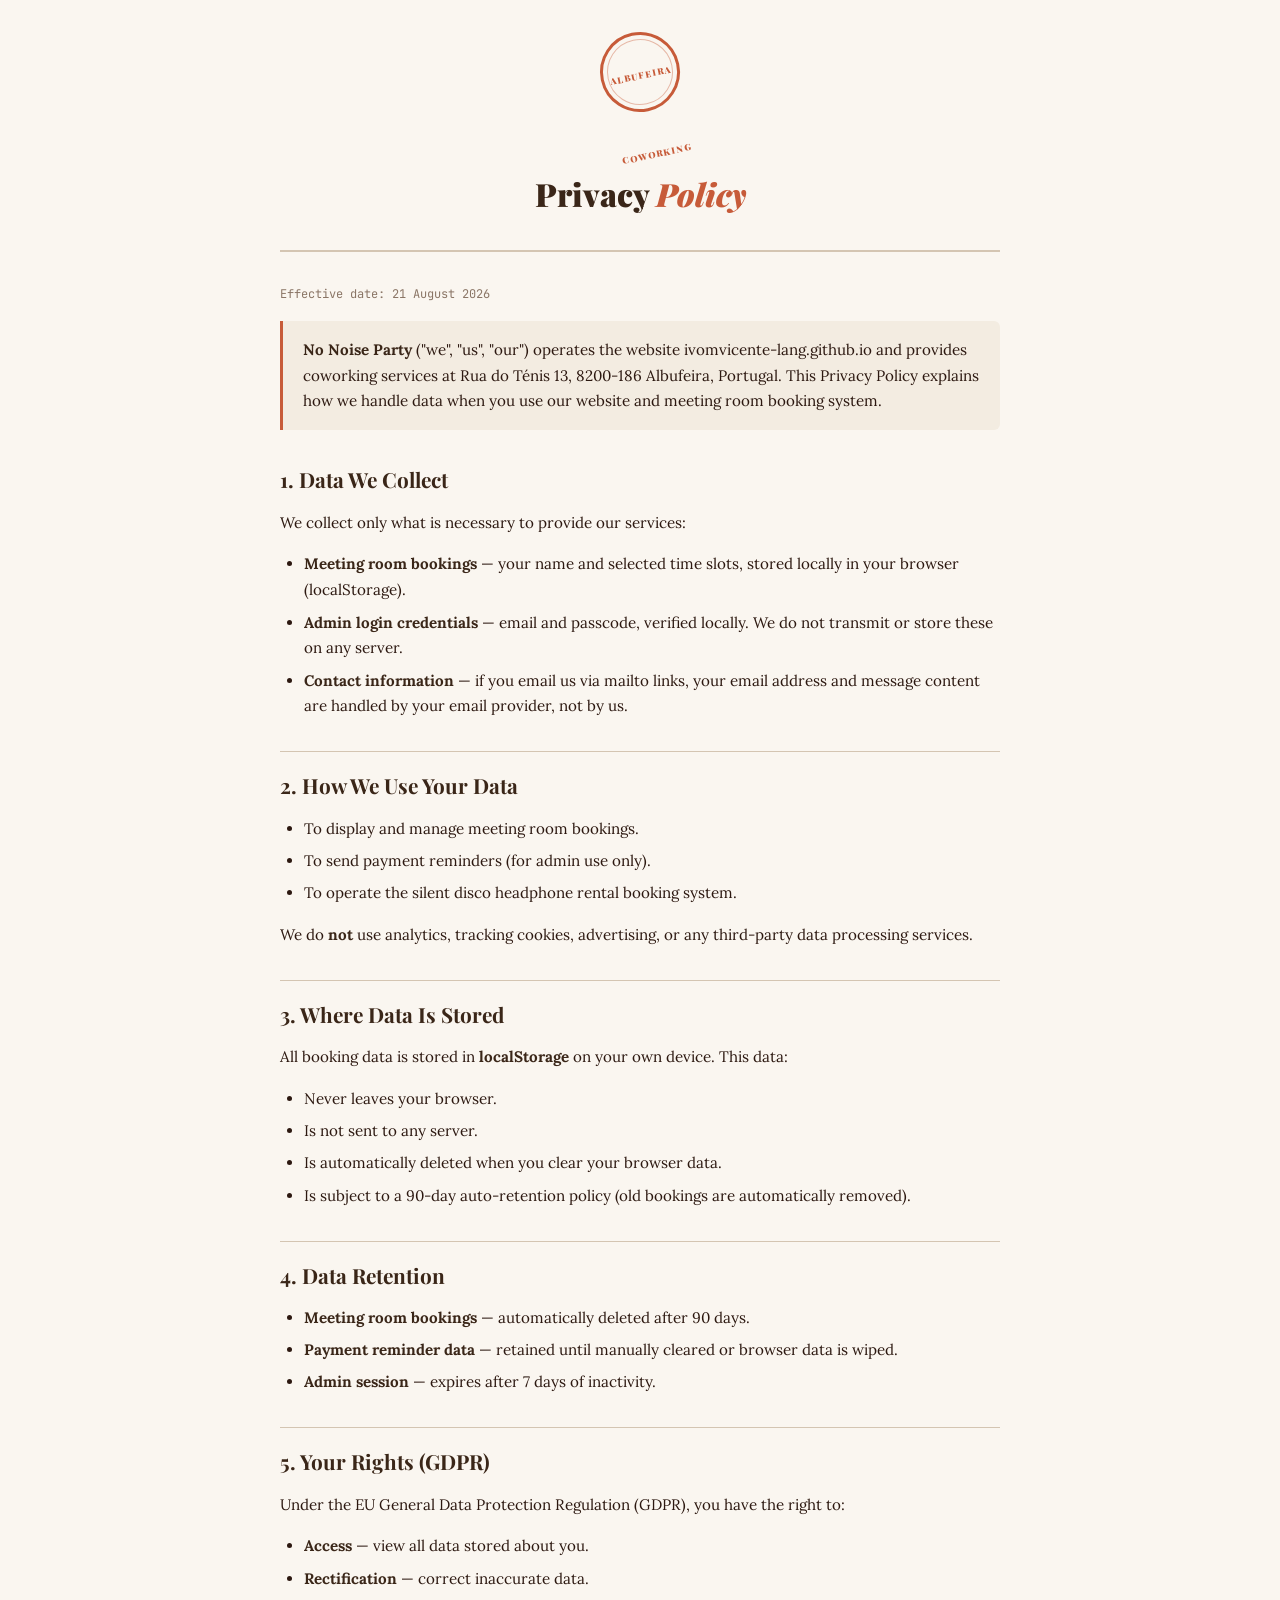
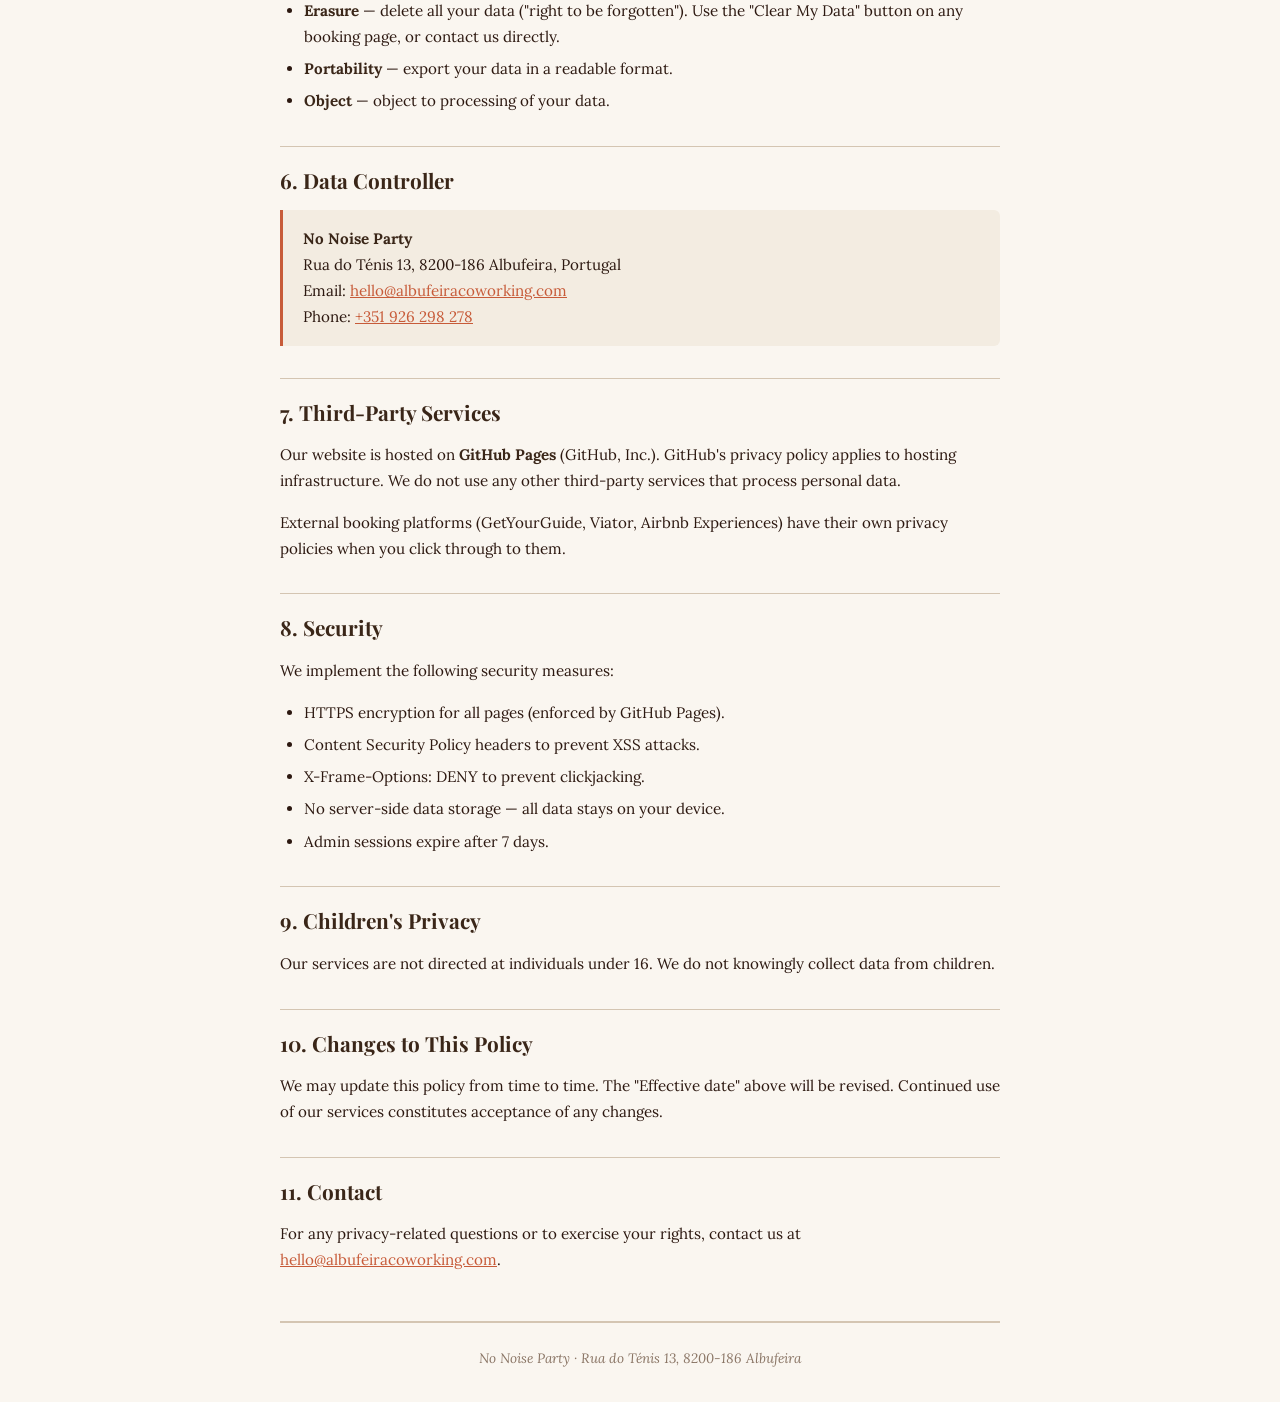
<file: privacy.html>
<!DOCTYPE html>
<html lang="en">
<head>
  <meta charset="UTF-8">
  <meta name="viewport" content="width=device-width, initial-scale=1.0">
  <meta http-equiv="X-Content-Type-Options" content="nosniff">
  <meta http-equiv="X-Frame-Options" content="DENY">
  <meta http-equiv="Referrer-Policy" content="strict-origin-when-cross-origin">
  <title>Privacy Policy — No Noise Party</title>
  <link rel="preconnect" href="https://fonts.googleapis.com">
  <link href="https://fonts.googleapis.com/css2?family=Playfair+Display:ital,wght@0,400;0,700;0,900;1,400&family=Lora:ital,wght@0,400;0,600;1,400&family=JetBrains+Mono:wght@400;700&display=swap" rel="stylesheet">
  <style>
    :root{--cream:#faf6f0;--paper:#f3ece1;--dark-brown:#3a2618;--terracotta:#c75b39;--ink:#2c1810;--muted:#8a7565;--line:#d4c5b2;--red:#b8382a}
    *{box-sizing:border-box;margin:0;padding:0}
    body{font-family:"Lora",Georgia,serif;background:var(--cream);color:var(--ink);min-height:100vh;padding:2rem;line-height:1.7}
    .container{max-width:720px;margin:0 auto}
    header{text-align:center;padding-bottom:1.5rem;border-bottom:2px solid var(--line);margin-bottom:2rem}
    .stamp{display:inline-block;border:3px solid var(--terracotta);border-radius:50%;width:80px;height:80px;line-height:80px;text-align:center;font-family:"Playfair Display",serif;font-weight:900;font-size:.55rem;color:var(--terracotta);text-transform:uppercase;letter-spacing:.15em;transform:rotate(-12deg);margin-bottom:1rem;position:relative}
    .stamp::after{content:"";position:absolute;inset:4px;border:1px solid var(--terracotta);border-radius:50%;opacity:.4}
    h1{font-family:"Playfair Display",serif;font-weight:900;font-size:2rem;color:var(--dark-brown);margin-bottom:.3rem}
    h1 em{font-style:italic;color:var(--terracotta)}
    .effective{font-family:"JetBrains Mono",monospace;font-size:.75rem;color:var(--muted);margin-bottom:1rem}
    h2{font-family:"Playfair Display",serif;font-weight:700;font-size:1.3rem;color:var(--dark-brown);margin:2rem 0 .75rem;padding-top:1rem;border-top:1px solid var(--line)}
    h2:first-of-type{border-top:none;margin-top:0}
    p{margin-bottom:1rem;color:var(--ink);font-size:.95rem}
    ul{margin:0 0 1rem 1.5rem;color:var(--ink);font-size:.95rem}
    li{margin-bottom:.4rem}
    strong{color:var(--dark-brown)}
    .highlight{background:var(--paper);border-left:3px solid var(--terracotta);padding:1rem 1.25rem;border-radius:0 6px 6px 0;margin-bottom:1rem}
    .highlight p{margin-bottom:0}
    a{color:var(--terracotta);text-decoration:underline}
    a:hover{color:var(--dark-brown)}
    footer{text-align:center;margin-top:3rem;padding-top:1.5rem;border-top:2px solid var(--line);font-family:"Lora",serif;font-style:italic;color:var(--muted);font-size:.85rem}
    @media(max-width:600px){body{padding:1rem}h1{font-size:1.5rem}.stamp{width:65px;height:65px;line-height:65px;font-size:.5rem}}
  </style>
</head>
<body>
  <div class="container">
    <header>
      <div class="stamp">Albufeira<br>Coworking</div>
      <h1>Privacy <em>Policy</em></h1>
    </header>

    <p class="effective">Effective date: 21 August 2026</p>

    <div class="highlight">
      <p><strong>No Noise Party</strong> ("we", "us", "our") operates the website ivomvicente-lang.github.io and provides coworking services at Rua do Ténis 13, 8200-186 Albufeira, Portugal. This Privacy Policy explains how we handle data when you use our website and meeting room booking system.</p>
    </div>

    <h2>1. Data We Collect</h2>
    <p>We collect only what is necessary to provide our services:</p>
    <ul>
      <li><strong>Meeting room bookings</strong> — your name and selected time slots, stored locally in your browser (localStorage).</li>
      <li><strong>Admin login credentials</strong> — email and passcode, verified locally. We do not transmit or store these on any server.</li>
      <li><strong>Contact information</strong> — if you email us via mailto links, your email address and message content are handled by your email provider, not by us.</li>
    </ul>

    <h2>2. How We Use Your Data</h2>
    <ul>
      <li>To display and manage meeting room bookings.</li>
      <li>To send payment reminders (for admin use only).</li>
      <li>To operate the silent disco headphone rental booking system.</li>
    </ul>
    <p>We do <strong>not</strong> use analytics, tracking cookies, advertising, or any third-party data processing services.</p>

    <h2>3. Where Data Is Stored</h2>
    <p>All booking data is stored in <strong>localStorage</strong> on your own device. This data:</p>
    <ul>
      <li>Never leaves your browser.</li>
      <li>Is not sent to any server.</li>
      <li>Is automatically deleted when you clear your browser data.</li>
      <li>Is subject to a 90-day auto-retention policy (old bookings are automatically removed).</li>
    </ul>

    <h2>4. Data Retention</h2>
    <ul>
      <li><strong>Meeting room bookings</strong> — automatically deleted after 90 days.</li>
      <li><strong>Payment reminder data</strong> — retained until manually cleared or browser data is wiped.</li>
      <li><strong>Admin session</strong> — expires after 7 days of inactivity.</li>
    </ul>

    <h2>5. Your Rights (GDPR)</h2>
    <p>Under the EU General Data Protection Regulation (GDPR), you have the right to:</p>
    <ul>
      <li><strong>Access</strong> — view all data stored about you.</li>
      <li><strong>Rectification</strong> — correct inaccurate data.</li>
      <li><strong>Erasure</strong> — delete all your data ("right to be forgotten"). Use the "Clear My Data" button on any booking page, or contact us directly.</li>
      <li><strong>Portability</strong> — export your data in a readable format.</li>
      <li><strong>Object</strong> — object to processing of your data.</li>
    </ul>

    <h2>6. Data Controller</h2>
    <div class="highlight">
      <p><strong>No Noise Party</strong><br>
      Rua do Ténis 13, 8200-186 Albufeira, Portugal<br>
      Email: <a href="mailto:hello@albufeiracoworking.com">hello@albufeiracoworking.com</a><br>
      Phone: <a href="https://wa.me/351926298278">+351 926 298 278</a></p>
    </div>

    <h2>7. Third-Party Services</h2>
    <p>Our website is hosted on <strong>GitHub Pages</strong> (GitHub, Inc.). GitHub's privacy policy applies to hosting infrastructure. We do not use any other third-party services that process personal data.</p>
    <p>External booking platforms (GetYourGuide, Viator, Airbnb Experiences) have their own privacy policies when you click through to them.</p>

    <h2>8. Security</h2>
    <p>We implement the following security measures:</p>
    <ul>
      <li>HTTPS encryption for all pages (enforced by GitHub Pages).</li>
      <li>Content Security Policy headers to prevent XSS attacks.</li>
      <li>X-Frame-Options: DENY to prevent clickjacking.</li>
      <li>No server-side data storage — all data stays on your device.</li>
      <li>Admin sessions expire after 7 days.</li>
    </ul>

    <h2>9. Children's Privacy</h2>
    <p>Our services are not directed at individuals under 16. We do not knowingly collect data from children.</p>

    <h2>10. Changes to This Policy</h2>
    <p>We may update this policy from time to time. The "Effective date" above will be revised. Continued use of our services constitutes acceptance of any changes.</p>

    <h2>11. Contact</h2>
    <p>For any privacy-related questions or to exercise your rights, contact us at <a href="mailto:hello@albufeiracoworking.com">hello@albufeiracoworking.com</a>.</p>

    <footer>No Noise Party · Rua do Ténis 13, 8200-186 Albufeira</footer>
  </div>
</body>
</html>
</file>
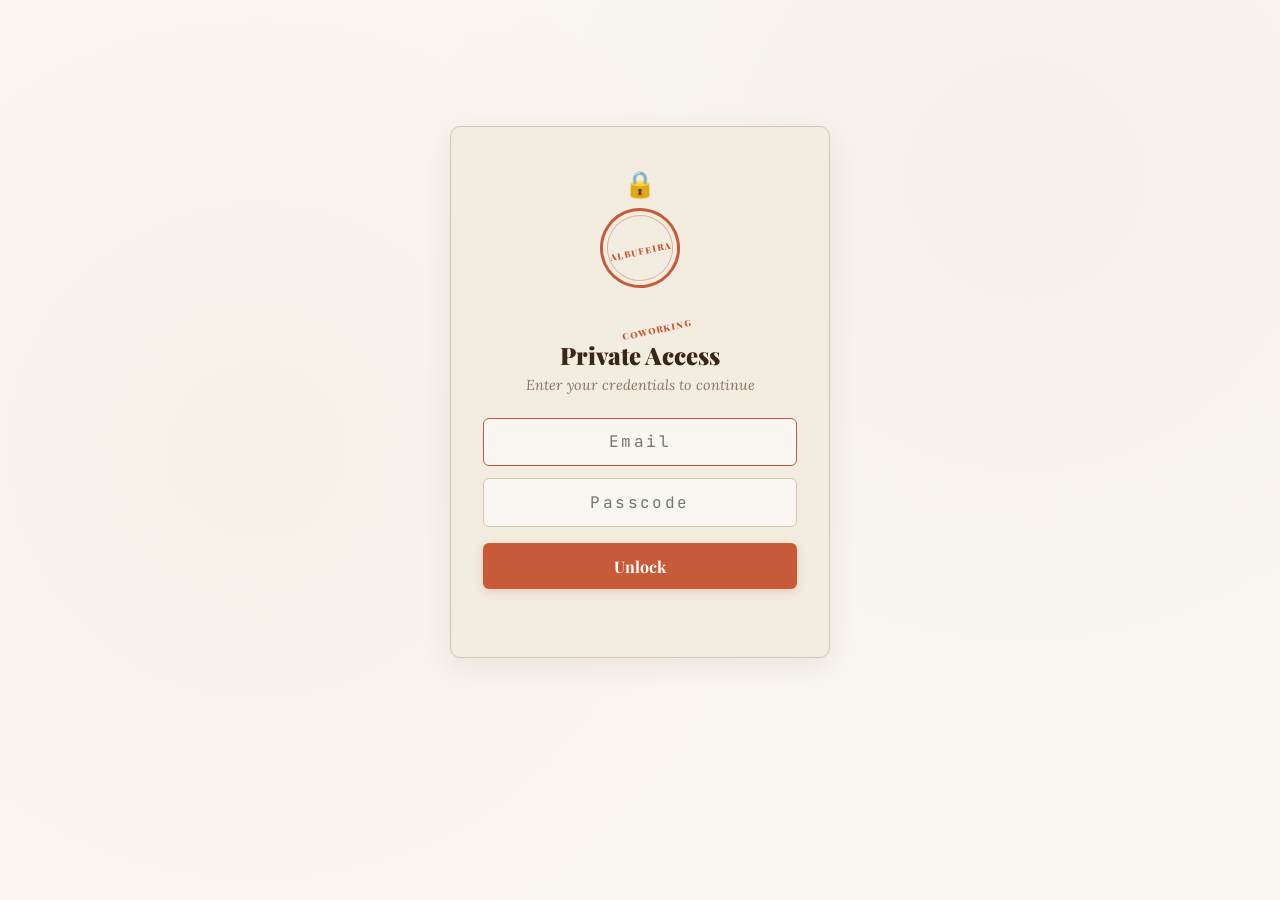
<file: reminders.html>
<!DOCTYPE html>
<html lang="en">
<head>
  <meta charset="UTF-8">
  <meta name="viewport" content="width=device-width, initial-scale=1.0">
  <meta http-equiv="X-Content-Type-Options" content="nosniff">
  <meta http-equiv="X-Frame-Options" content="DENY">
  <meta http-equiv="Referrer-Policy" content="strict-origin-when-cross-origin">
  <meta http-equiv="Permissions-Policy" content="camera=(), microphone=(), geolocation=()">
  <title>Payment Reminders — No Noise Party</title>
  <link rel="preconnect" href="https://fonts.googleapis.com">
  <link href="https://fonts.googleapis.com/css2?family=Playfair+Display:ital,wght@0,400;0,700;0,900;1,400&family=Lora:ital,wght@0,400;0,600;1,400&family=JetBrains+Mono:wght@400;700&display=swap" rel="stylesheet">
  <style>
    :root {
      --cream: #faf6f0;
      --paper: #f3ece1;
      --brown: #5c4033;
      --dark-brown: #3a2618;
      --terracotta: #c75b39;
      --olive: #6b7c4e;
      --burnt: #b85c38;
      --gold: #c9a96e;
      --ink: #2c1810;
      --muted: #8a7565;
      --line: #d4c5b2;
      --red: #b8382a;
      --green: #5a7c3e;
    }

    * { box-sizing: border-box; margin: 0; padding: 0; }

    body {
      font-family: "Lora", Georgia, serif;
      background: var(--cream);
      color: var(--ink);
      min-height: 100vh;
      padding: 2rem;
      background-image:
        radial-gradient(circle at 20% 50%, rgba(199, 91, 57, 0.03) 0%, transparent 50%),
        radial-gradient(circle at 80% 20%, rgba(107, 124, 78, 0.03) 0%, transparent 50%);
    }

    /* ── Login Gate ── */
    .login-gate {
      display: flex;
      align-items: center;
      justify-content: center;
      min-height: 80vh;
    }

    .login-card {
      background: var(--paper);
      border: 1px solid var(--line);
      border-radius: 10px;
      padding: 2.5rem 2rem;
      text-align: center;
      max-width: 380px;
      width: 100%;
      box-shadow: 0 8px 30px rgba(44, 24, 16, 0.08);
    }

    .login-card .stamp {
      display: inline-block;
      border: 3px solid var(--terracotta);
      border-radius: 50%;
      width: 80px;
      height: 80px;
      line-height: 80px;
      text-align: center;
      font-family: "Playfair Display", serif;
      font-weight: 900;
      font-size: 0.55rem;
      color: var(--terracotta);
      text-transform: uppercase;
      letter-spacing: 0.15em;
      transform: rotate(-12deg);
      margin-bottom: 1.25rem;
      position: relative;
    }

    .login-card .stamp::after {
      content: "";
      position: absolute;
      inset: 4px;
      border: 1px solid var(--terracotta);
      border-radius: 50%;
      opacity: 0.4;
    }

    .login-card h2 {
      font-family: "Playfair Display", serif;
      font-weight: 900;
      font-size: 1.5rem;
      color: var(--dark-brown);
      margin-bottom: 0.3rem;
    }

    .login-card .subtitle {
      font-style: italic;
      color: var(--muted);
      font-size: 0.9rem;
      margin-bottom: 1.5rem;
    }

    .login-input {
      width: 100%;
      padding: 0.8rem 1rem;
      font-family: "JetBrains Mono", monospace;
      font-size: 1rem;
      border: 1px solid var(--line);
      border-radius: 6px;
      background: rgba(255,255,255,0.6);
      color: var(--ink);
      text-align: center;
      letter-spacing: 0.15em;
      outline: none;
      transition: border-color 0.2s;
    }

    .login-input:focus {
      border-color: var(--terracotta);
    }

    .login-input.error {
      border-color: var(--red);
      animation: shake 0.4s ease;
    }

    @keyframes shake {
      0%, 100% { transform: translateX(0); }
      20% { transform: translateX(-6px); }
      40% { transform: translateX(6px); }
      60% { transform: translateX(-4px); }
      80% { transform: translateX(4px); }
    }

    .login-btn {
      width: 100%;
      margin-top: 1rem;
      padding: 0.8rem;
      font-family: "Playfair Display", serif;
      font-weight: 700;
      font-size: 1rem;
      background: var(--terracotta);
      color: #fff;
      border: none;
      border-radius: 6px;
      cursor: pointer;
      box-shadow: 0 2px 8px rgba(199, 91, 57, 0.25);
      transition: transform 0.12s, box-shadow 0.2s;
    }

    .login-btn:hover {
      transform: translateY(-1px);
      box-shadow: 0 4px 16px rgba(199, 91, 57, 0.35);
    }

    .login-error {
      color: var(--red);
      font-size: 0.82rem;
      margin-top: 0.75rem;
      font-style: italic;
      min-height: 1.2em;
    }

    .lock-icon {
      font-size: 1.6rem;
      margin-bottom: 0.5rem;
    }

    /* ── Dashboard ── */
    .dashboard { display: none; }

    .container { max-width: 720px; margin: 0 auto; }

    header {
      text-align: center;
      padding-bottom: 2rem;
      border-bottom: 2px solid var(--line);
      margin-bottom: 2rem;
    }

    .stamp {
      display: inline-block;
      border: 3px solid var(--terracotta);
      border-radius: 50%;
      width: 90px;
      height: 90px;
      line-height: 90px;
      text-align: center;
      font-family: "Playfair Display", serif;
      font-weight: 900;
      font-size: 0.65rem;
      color: var(--terracotta);
      text-transform: uppercase;
      letter-spacing: 0.15em;
      transform: rotate(-12deg);
      margin-bottom: 1rem;
      position: relative;
    }

    .stamp::after {
      content: "";
      position: absolute;
      inset: 4px;
      border: 1px solid var(--terracotta);
      border-radius: 50%;
      opacity: 0.4;
    }

    h1 {
      font-family: "Playfair Display", serif;
      font-weight: 900;
      font-size: 2.2rem;
      color: var(--dark-brown);
      letter-spacing: -0.02em;
      margin-bottom: 0.3rem;
    }

    h1 em {
      font-style: italic;
      color: var(--terracotta);
    }

    .tagline {
      font-family: "Lora", serif;
      font-style: italic;
      color: var(--muted);
      font-size: 1rem;
    }

    .top-bar {
      display: flex;
      justify-content: space-between;
      align-items: center;
      margin-bottom: 1.5rem;
    }

    .date-today {
      font-family: "JetBrains Mono", monospace;
      font-size: 0.75rem;
      color: var(--muted);
      letter-spacing: 0.05em;
    }

    .btn-lock {
      font-family: "JetBrains Mono", monospace;
      font-size: 0.7rem;
      color: var(--muted);
      background: none;
      border: 1px solid var(--line);
      border-radius: 4px;
      padding: 0.35rem 0.7rem;
      cursor: pointer;
      transition: border-color 0.2s, color 0.2s;
    }

    .btn-lock:hover {
      border-color: var(--terracotta);
      color: var(--terracotta);
    }

    .alert-box {
      background: rgba(184, 56, 42, 0.08);
      border: 1px solid var(--red);
      border-radius: 6px;
      padding: 1rem 1.5rem;
      margin-bottom: 2rem;
      display: none;
    }

    .alert-box.show { display: block; }

    .alert-box h2 {
      font-family: "JetBrains Mono", monospace;
      font-size: 0.78rem;
      color: var(--red);
      text-transform: uppercase;
      letter-spacing: 0.08em;
    }

    .alert-box p {
      color: var(--muted);
      font-size: 0.88rem;
      margin-top: 0.25rem;
    }

    .clients { display: flex; flex-direction: column; gap: 1.75rem; }

    .client {
      background: var(--paper);
      border: 1px solid var(--line);
      border-radius: 8px;
      padding: 1.75rem;
      position: relative;
    }

    .client::before {
      content: "";
      position: absolute;
      top: -1px;
      left: 2rem;
      right: 2rem;
      height: 3px;
      background: var(--terracotta);
      border-radius: 0 0 3px 3px;
    }

    .client.urgent::before { background: var(--red); }
    .client.soon::before { background: var(--gold); }
    .client.safe::before { background: var(--green); }

    .client-header {
      display: flex;
      align-items: flex-start;
      justify-content: space-between;
      gap: 1rem;
      margin-bottom: 1rem;
    }

    .client-name {
      font-family: "Playfair Display", serif;
      font-weight: 900;
      font-size: 1.5rem;
      color: var(--dark-brown);
    }

    .client-since {
      font-family: "JetBrains Mono", monospace;
      font-size: 0.7rem;
      color: var(--muted);
      letter-spacing: 0.04em;
      margin-top: 0.2rem;
    }

    .badge {
      font-family: "JetBrains Mono", monospace;
      font-size: 0.65rem;
      font-weight: 700;
      text-transform: uppercase;
      letter-spacing: 0.08em;
      padding: 0.3rem 0.7rem;
      border-radius: 3px;
      white-space: nowrap;
      flex-shrink: 0;
    }

    .badge-ok { background: rgba(90, 124, 62, 0.12); color: var(--green); border: 1px solid var(--green); }
    .badge-soon { background: rgba(201, 169, 110, 0.15); color: #8a6d2b; border: 1px solid var(--gold); }
    .badge-urgent { background: rgba(184, 56, 42, 0.1); color: var(--red); border: 1px solid var(--red); }

    .countdown {
      font-family: "Playfair Display", serif;
      font-weight: 900;
      font-size: 2.4rem;
      line-height: 1;
      margin-bottom: 0.25rem;
    }

    .countdown.ok { color: var(--green); }
    .countdown.soon { color: #8a6d2b; }
    .countdown.urgent { color: var(--red); }

    .countdown-label {
      font-family: "Lora", serif;
      font-style: italic;
      color: var(--muted);
      font-size: 0.9rem;
      margin-bottom: 1.25rem;
    }

    .renewal-date {
      font-family: "JetBrains Mono", monospace;
      font-size: 0.78rem;
      color: var(--muted);
      margin-bottom: 1.25rem;
      padding: 0.6rem 0.8rem;
      background: rgba(255, 255, 255, 0.5);
      border-radius: 4px;
      border-left: 3px solid var(--gold);
    }

    .renewal-date strong { color: var(--ink); }

    .btn {
      display: inline-block;
      font-family: "Playfair Display", serif;
      font-weight: 700;
      font-size: 0.9rem;
      text-decoration: none;
      padding: 0.7rem 1.4rem;
      border-radius: 4px;
      transition: transform 0.12s, box-shadow 0.2s;
      cursor: pointer;
      border: none;
    }

    .btn:hover { transform: translateY(-1px); }

    .btn-terracotta {
      background: var(--terracotta);
      color: #fff;
      box-shadow: 0 2px 8px rgba(199, 91, 57, 0.25);
    }

    .btn-terracotta:hover {
      box-shadow: 0 4px 16px rgba(199, 91, 57, 0.35);
    }

    .history {
      margin-top: 1.25rem;
      padding-top: 1rem;
      border-top: 1px dashed var(--line);
    }

    .history-title {
      font-family: "JetBrains Mono", monospace;
      font-size: 0.65rem;
      color: var(--muted);
      text-transform: uppercase;
      letter-spacing: 0.1em;
      margin-bottom: 0.4rem;
    }

    .history-item {
      font-size: 0.85rem;
      color: var(--muted);
      padding: 0.2rem 0;
    }

    .history-item .label {
      display: inline-block;
      font-family: "JetBrains Mono", monospace;
      font-size: 0.7rem;
      font-weight: 700;
      color: var(--olive);
      background: rgba(107, 124, 78, 0.1);
      padding: 0.1rem 0.4rem;
      border-radius: 3px;
      margin-right: 0.4rem;
    }

    footer {
      text-align: center;
      margin-top: 3rem;
      padding-top: 1.5rem;
      border-top: 2px solid var(--line);
      font-family: "Lora", serif;
      font-style: italic;
      color: var(--muted);
      font-size: 0.85rem;
    }

    @media (max-width: 600px) {
      body { padding: 1rem; }
      h1 { font-size: 1.7rem; }
      .stamp { width: 70px; height: 70px; line-height: 70px; font-size: 0.55rem; }
      .client { padding: 1.25rem; }
      .client-header { flex-direction: column; gap: 0.5rem; }
      .countdown { font-size: 2rem; }
      .login-card { padding: 2rem 1.5rem; }
    }
  </style>
</head>
<body>

  <!-- LOGIN GATE -->
  <div class="login-gate" id="loginGate">
    <div class="login-card">
      <div class="lock-icon">🔒</div>
      <div class="stamp">Albufeira<br>Coworking</div>
      <h2>Private Access</h2>
      <p class="subtitle">Enter your credentials to continue</p>
      <input type="email" class="login-input" id="emailInput" placeholder="Email" autofocus>
      <input type="password" class="login-input" id="passInput" placeholder="Passcode" style="margin-top: 0.75rem;">
      <button class="login-btn" id="loginBtn">Unlock</button>
      <p class="login-error" id="loginError"></p>
    </div>
  </div>

  <!-- DASHBOARD (hidden until unlocked) -->
  <div class="dashboard" id="dashboard">
    <div class="container">
      <header>
        <div class="stamp">Albufeira<br>Coworking</div>
        <h1>Payment <em>Reminders</em></h1>
        <p class="tagline">Virtual office quarterly renewals</p>
      </header>

      <div class="top-bar">
        <div class="date-today" id="today"></div>
        <button class="btn-lock" id="lockBtn">🔒 Lock</button>
      </div>

      <div class="alert-box" id="alertBanner">
        <h2>Heads up</h2>
        <p id="alertText"></p>
      </div>

      <div class="clients" id="clients"></div>

        <footer>
        <p style="margin-bottom:.5rem">Crafted with care in Albufeira, Portugal</p>
        <a href="privacy.html" style="color:var(--terracotta);font-size:.78rem">Privacy Policy</a>
      </footer>
    </div>
  </div>

  <script>
    const PASSCODE = "Technigo2020!";
    const LOGIN_EMAIL = "hello@albufeiracoworking.com";
    const YOUR_EMAIL = "hello@albufeiracoworking.com";
    const REMIND_DAYS = 2;
    const STORAGE_KEY = "ac_reminders_unlocked";
    const STORAGE_TTL = 7 * 24 * 60 * 60 * 1000; // 7 days

    const clients = [
      {
        name: "Pedro Taboada",
        start: "2026-01-03",
        history: [
          { quarter: "2T", sent: "2026-04-03" },
          { quarter: "3T", sent: "2026-06-03" }
        ]
      },
      {
        name: "Marky",
        start: "2026-03-10",
        history: [
          { quarter: "2T", sent: "2026-06-10" }
        ]
      }
    ];

    // ── Auth ──
    function isUnlocked() {
      try {
        const data = JSON.parse(localStorage.getItem(STORAGE_KEY));
        return data && (Date.now() - data.ts) < STORAGE_TTL;
      } catch { return false; }
    }

    function unlock() {
      const email = document.getElementById("emailInput");
      const pass = document.getElementById("passInput");
      const error = document.getElementById("loginError");

      if (email.value.trim().toLowerCase() === LOGIN_EMAIL && pass.value === PASSCODE) {
        localStorage.setItem(STORAGE_KEY, JSON.stringify({ ts: Date.now() }));
        document.getElementById("loginGate").style.display = "none";
        document.getElementById("dashboard").style.display = "block";
        render();
      } else {
        pass.classList.add("error");
        email.classList.add("error");
        error.textContent = "Invalid email or passcode. Try again.";
        email.value = "";
        pass.value = "";
        email.focus();
        setTimeout(() => { pass.classList.remove("error"); email.classList.remove("error"); }, 400);
      }
    }

    function lock() {
      localStorage.removeItem(STORAGE_KEY);
      document.getElementById("dashboard").style.display = "none";
      document.getElementById("loginGate").style.display = "flex";
      document.getElementById("emailInput").value = "";
      document.getElementById("passInput").value = "";
      document.getElementById("loginError").textContent = "";
      document.getElementById("emailInput").focus();
    }

    document.getElementById("loginBtn").addEventListener("click", unlock);
    document.getElementById("passInput").addEventListener("keydown", (e) => {
      if (e.key === "Enter") unlock();
    });
    document.getElementById("emailInput").addEventListener("keydown", (e) => {
      if (e.key === "Enter") document.getElementById("passInput").focus();
    });
    document.getElementById("lockBtn").addEventListener("click", lock);

    // Auto-unlock if session valid
    if (isUnlocked()) {
      document.getElementById("loginGate").style.display = "none";
      document.getElementById("dashboard").style.display = "block";
      render();
    }

    // ── Dashboard Logic ──
    function getNextRenewal(startStr) {
      const start = new Date(startStr + "T00:00:00");
      const now = new Date();
      let next = new Date(start);
      while (next <= now) next.setMonth(next.getMonth() + 3);
      return next;
    }

    function daysUntil(date) {
      const now = new Date(); now.setHours(0, 0, 0, 0);
      return Math.ceil((date - now) / 86400000);
    }

    function fmtDate(d) {
      return d.toLocaleDateString("en-GB", { day: "numeric", month: "long", year: "numeric" });
    }

    function quarterLabel(start, renewal) {
      const q = Math.ceil((renewal.getMonth() + 1) / 3);
      return q + "T";
    }

    function buildMailto(client, renewDate) {
      const q = quarterLabel(client.start, renewDate);
      const subject = encodeURIComponent(`⏰ Reminder: Invoice ${client.name} — ${q}`);
      const body = encodeURIComponent(
        `REMINDER — ${client.name}\n` +
        `Renewal date: ${fmtDate(renewDate)}\n\n` +
        `TODO:\n` +
        `1. Create invoice for ${client.name} (${q})\n` +
        `2. Send invoice to client\n` +
        `3. Wait for payment\n` +
        `4. Send receipt`
      );
      return `mailto:${YOUR_EMAIL}?subject=${subject}&body=${body}`;
    }

    function render() {
      const now = new Date();
      document.getElementById("today").textContent = now.toLocaleDateString("en-GB", { weekday: "long", day: "numeric", month: "long", year: "numeric" });

      let hasAlert = false;
      const alertNames = [];
      const container = document.getElementById("clients");
      container.innerHTML = "";

      clients.forEach(client => {
        const nextRenewal = getNextRenewal(client.start);
        const days = daysUntil(nextRenewal);
        const needsAction = days <= REMIND_DAYS;

        if (needsAction) {
          hasAlert = true;
          alertNames.push(`${client.name} (${days <= 0 ? "today" : days + " days"})`);
        }

        let status = "ok", badgeClass = "badge-ok", badgeText = "On track";
        if (days <= 0) { status = "urgent"; badgeClass = "badge-urgent"; badgeText = "Due today"; }
        else if (days <= REMIND_DAYS) { status = "urgent"; badgeClass = "badge-urgent"; badgeText = "Action needed"; }
        else if (days <= 14) { status = "soon"; badgeClass = "badge-soon"; badgeText = "Coming up"; }

        let countdownDisplay;
        if (days <= 0) countdownDisplay = "Today";
        else if (days === 1) countdownDisplay = "Tomorrow";
        else countdownDisplay = days;

        const historyHTML = client.history.map(h =>
          `<div class="history-item"><span class="label">${h.quarter}</span> sent ${h.sent}</div>`
        ).join("");

        const card = document.createElement("div");
        card.className = `client ${status}`;
        card.innerHTML = `
          <div class="client-header">
            <div>
              <div class="client-name">${client.name}</div>
              <div class="client-since">Client since ${client.start}</div>
            </div>
            <span class="badge ${badgeClass}">${badgeText}</span>
          </div>
          <div class="countdown ${status}">${countdownDisplay}</div>
          <div class="countdown-label">${days <= 0 ? "Payment is due" : days === 1 ? "day until renewal" : "days until renewal"}</div>
          <div class="renewal-date">Next renewal: <strong>${fmtDate(nextRenewal)}</strong></div>
          <a class="btn btn-terracotta" href="${buildMailto(client, nextRenewal)}">📧 Remind Me</a>
          <div class="history">
            <div class="history-title">Payments sent</div>
            ${historyHTML}
          </div>
        `;
        container.appendChild(card);
      });

      const banner = document.getElementById("alertBanner");
      if (hasAlert) {
        banner.classList.add("show");
        document.getElementById("alertText").textContent = `Payments due: ${alertNames.join(", ")}`;
      } else {
        banner.classList.remove("show");
      }
    }

    setInterval(render, 60000);
  </script>
</body>
</html>
</file>
